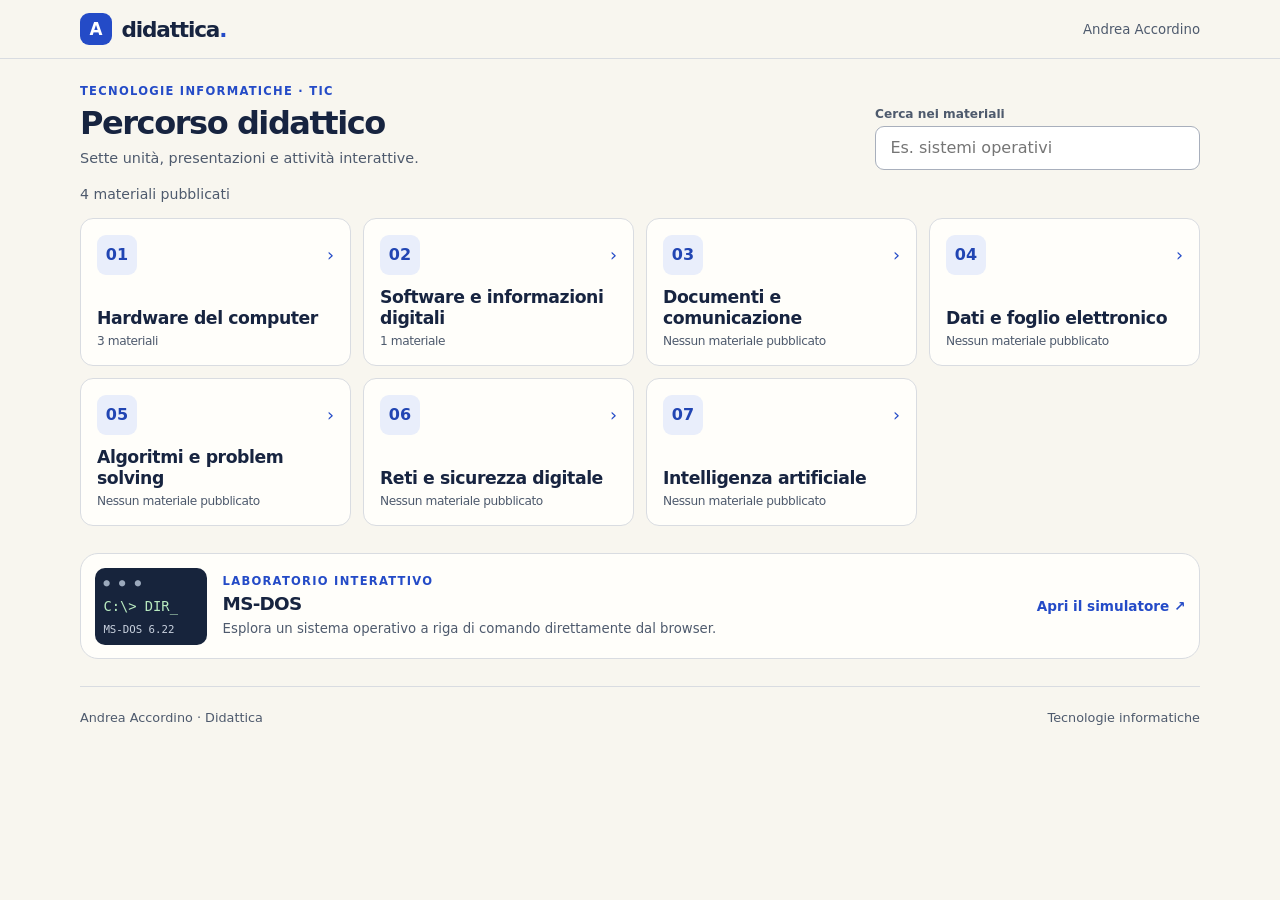
<file: index.html>
<!doctype html>
<html lang="it">
<head>
  <meta charset="utf-8">
  <meta name="viewport" content="width=device-width, initial-scale=1">
  <meta name="description" content="Materiali didattici di Andrea Accordino: presentazioni e attività interattive per il percorso TIC.">
  <meta name="referrer" content="no-referrer">
  <meta http-equiv="Content-Security-Policy" content="default-src 'none'; script-src 'self'; style-src 'self'; connect-src 'self'; img-src 'self'; base-uri 'none'; object-src 'none'; form-action 'none'">
  <meta name="theme-color" content="#f8f6ef">
  <title>Didattica · Andrea Accordino</title>
  <link rel="stylesheet" href="/home.css?v=2">
  <script src="/home.js?v=2" defer></script>
</head>
<body>
  <a class="skip" href="#percorso">Vai al percorso</a>
  <header class="site-header">
    <div class="shell masthead">
      <a class="brand" href="/" aria-label="Didattica, homepage"><span class="brand-mark" aria-hidden="true">A</span><span>didattica<span class="brand-dot">.</span></span></a>
      <span class="author">Andrea Accordino</span>
    </div>
  </header>
  <main class="shell">
    <section id="percorso" class="path" aria-labelledby="path-title">
      <div class="path-heading"><div><p class="eyebrow">Tecnologie informatiche · TIC</p><h1 id="path-title">Percorso didattico</h1><p class="intro">Sette unità, presentazioni e attività interattive.</p></div><div class="search-wrap"><label for="search">Cerca nei materiali</label><input id="search" type="search" placeholder="Es. sistemi operativi" autocomplete="off" disabled></div></div>
      <p class="catalog-status" id="catalog-status" role="status" aria-live="polite">Caricamento dei materiali pubblicati…</p>
      <button type="button" id="retry" hidden>Riprova</button>
      <div id="units" class="units"></div>
      <div id="unit-content" class="unit-content" hidden></div>
      <noscript><p>Attiva JavaScript per consultare il catalogo aggiornato.</p></noscript>
    </section>
    <section class="featured" id="miniapp" aria-label="Laboratorio interattivo">
      <div class="terminal" aria-hidden="true"><span class="terminal-top">● ● ●</span><span>C:\&gt; DIR<span class="cursor">_</span></span><small>MS-DOS 6.22</small></div>
      <div class="feature-copy"><p class="eyebrow">Laboratorio interattivo</p><h2>MS-DOS</h2><p>Esplora un sistema operativo a riga di comando direttamente dal browser.</p></div>
      <a class="feature-link" href="/miniapp/ms-dos/">Apri il simulatore <span aria-hidden="true">↗</span></a>
    </section>
  </main>
  <footer class="shell footer"><span>Andrea Accordino · Didattica</span><span>Tecnologie informatiche</span></footer>
</body>
</html>
</file>
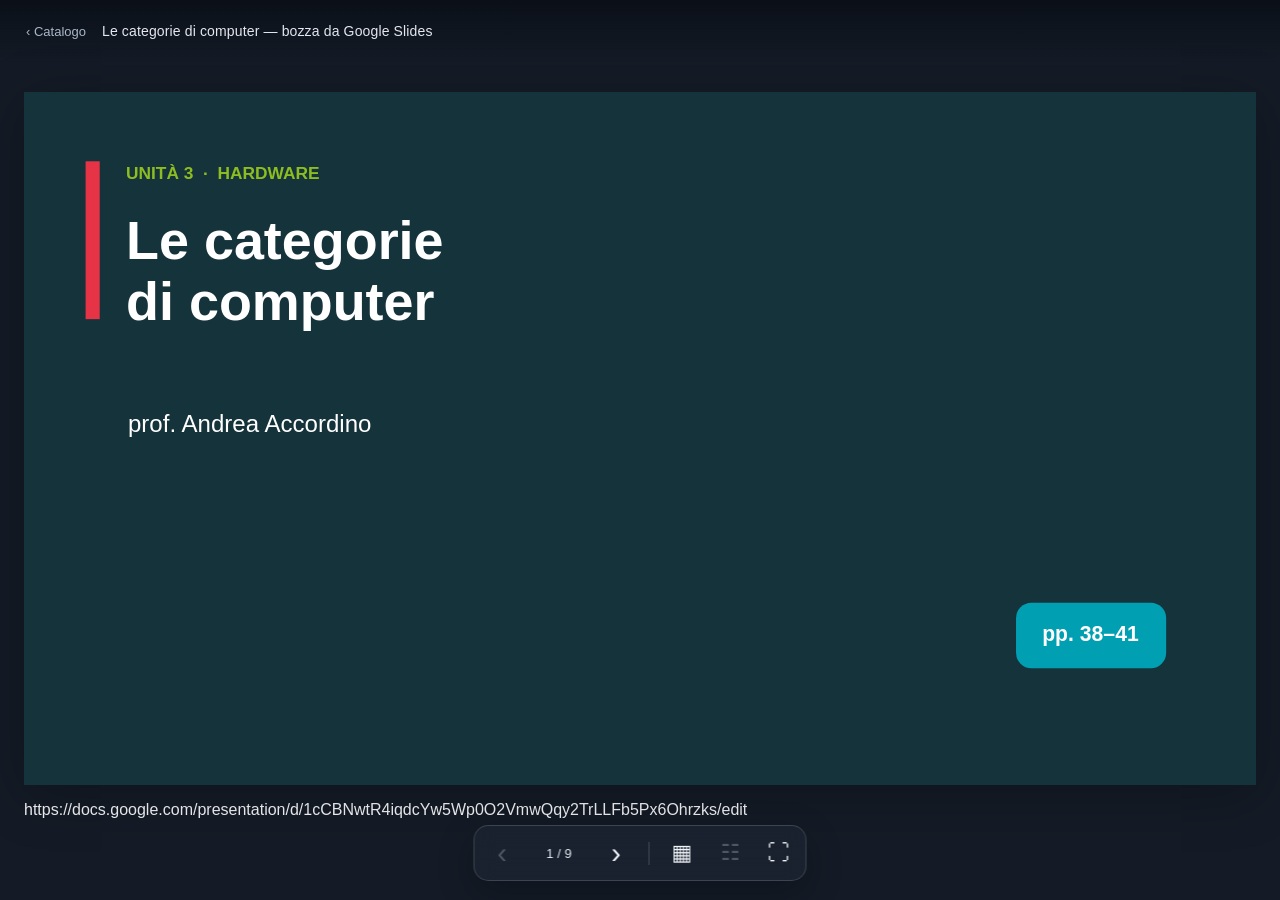
<file: categorie-computer-da-google-slides-20261101/index.html>
<!doctype html><html lang="it"><head><meta charset="utf-8"><meta name="viewport" content="width=device-width,initial-scale=1"><meta http-equiv="Content-Security-Policy" content="default-src 'none'; img-src 'self'; script-src 'self'; style-src 'self' 'unsafe-inline'; connect-src 'none'; object-src 'none'; base-uri 'none'; form-action 'none'"><title>Le categorie di computer — bozza da Google Slides</title><link rel="stylesheet" href="slides.css"></head><body data-slide-width="960" data-slide-height="540"><header><h1>Le categorie di computer — bozza da Google Slides</h1><label>Slide <select id="selection"><option value="">Tutte</option><option value="slide-a06bae4e-2476-4762-a2f5-df29a21e605d">Le categorie di computer</option><option value="google-source-p2">Che cos’è un computer?</option><option value="google-source-p3">General purpose o dedicato?</option><option value="google-source-p4">Tre generazioni, una trasformazione</option><option value="google-source-p5">PC da scrivania</option><option value="google-source-p6">PC portatili</option><option value="google-source-p7">Dispositivi mobili</option><option value="google-source-p8">Supercomputer</option><option value="google-source-p9">Riconosci la categoria</option></select></label><button id="zoom">Ingrandisci</button></header><main><section class="slide" id="slide-a06bae4e-2476-4762-a2f5-df29a21e605d"><style>.canvas{position:relative;width:960px;height:540px;overflow:hidden;background:#f6f5ef;color:#1c333b;font-family:Arial,sans-serif}.element{position:absolute;box-sizing:border-box}.text{white-space:pre-wrap}.picture{object-fit:contain}* { box-sizing: border-box; } body {margin: 0;}#img-missing-1-p1_i9{left:0px;top:0px;width:960px;height:540px;position:absolute;box-sizing:border-box;display:none;align-items:center;justify-content:center;text-align:center;background:#e9eded;color:#516a75;border:1px dashed #aab6bc;font-size:13px;padding:10px;overflow:hidden;}#shape-1-p1_i2{left:0px;top:0px;width:960px;height:540px;position:absolute;box-sizing:border-box;overflow:hidden;margin:0px;padding:0px;background:#15333b;}#shape-1-p1_i3{left:48px;top:54px;width:10.5px;height:123px;position:absolute;box-sizing:border-box;overflow:hidden;margin:0px;padding:0px;background:#e63446;}#shape-1-p1_i4{left:79.5px;top:54px;width:450px;height:22.5px;position:absolute;box-sizing:border-box;overflow:hidden;margin:0px;padding:0px;white-space:pre-wrap;font-family:Arial, sans-serif;line-height:1.16;}#shape-1-p1_i5{left:79.5px;top:91.5px;width:585px;height:142.5px;position:absolute;box-sizing:border-box;overflow:hidden;margin:0px;padding:0px;white-space:pre-wrap;font-family:Arial, sans-serif;line-height:1.16;}#shape-1-p1_i6{left:81px;top:247.5px;width:465px;height:30px;position:absolute;box-sizing:border-box;overflow:hidden;margin:0px;padding:0px;white-space:pre-wrap;font-family:Arial, sans-serif;line-height:1.16;}#shape-1-p1_i7{left:772.5px;top:397.5px;width:117px;height:51px;position:absolute;box-sizing:border-box;overflow:hidden;margin:0px;padding:0px;background:#009fb2;border-radius:12px;}#shape-1-p1_i8{left:772.5px;top:408.75px;width:117px;height:28.5px;position:absolute;box-sizing:border-box;overflow:hidden;margin:0px;padding:0px;white-space:pre-wrap;font-family:Arial, sans-serif;line-height:1.16;text-align:center;display:flex;align-items:center;flex-direction:column;justify-content:center;}#node-8730b02e-cfd8-4ffc-a9cb-4525c47a295c{background:#15333b;}</style><div class="viewport"><div class="surface"><div id="node-8730b02e-cfd8-4ffc-a9cb-4525c47a295c" class="canvas"><div id="img-missing-1-p1_i9">Immagine della fonte non trasferita</div><div id="shape-1-p1_i2"></div><div id="shape-1-p1_i3"></div><div id="shape-1-p1_i4"><span style="font-size:13.5px;color:#8dbd20;font-weight:700;">UNITÀ 3  ·  HARDWARE</span><span style="font-size:14px;color:#000000;">
</span></div><div id="shape-1-p1_i5"><span style="font-size:42px;color:#ffffff;font-weight:700;">Le categorie</span><span style="font-size:14px;color:#000000;">
</span><span style="font-size:42px;color:#ffffff;font-weight:700;">di computer</span><span style="font-size:14px;color:#000000;">
</span></div><div id="shape-1-p1_i6"><span style="font-size:18.75px;color:#ffffff;">prof. Andrea Accordino</span><span style="font-size:14px;color:#000000;">
</span></div><div id="shape-1-p1_i7"></div><div id="shape-1-p1_i8"><span style="font-size:16.5px;color:#ffffff;font-weight:700;">pp. 38–41</span></div></div></div></div><p>https://docs.google.com/presentation/d/1cCBNwtR4iqdcYw5Wp0O2VmwQqy2TrLLFb5Px6Ohrzks/edit</p></section><section class="slide" id="google-source-p2"><style>.canvas{position:relative;width:960px;height:540px;overflow:hidden;background:#f6f5ef;color:#1c333b;font-family:Arial,sans-serif}.element{position:absolute;box-sizing:border-box}.text{white-space:pre-wrap}.picture{object-fit:contain}* { box-sizing: border-box; } body {margin: 0;}#shape-2-p2_i21{left:48px;top:25.5px;width:375px;height:19.5px;position:absolute;box-sizing:border-box;overflow:hidden;margin:0px;padding:0px;white-space:pre-wrap;font-family:Arial, sans-serif;line-height:1.16;}#shape-2-p2_i2{left:48px;top:49.5px;width:810px;height:48px;position:absolute;box-sizing:border-box;overflow:hidden;margin:0px;padding:0px;white-space:pre-wrap;font-family:Arial, sans-serif;line-height:1.16;}#shape-2-p2_i3{left:888px;top:31.5px;width:33px;height:33px;position:absolute;box-sizing:border-box;overflow:hidden;margin:0px;padding:0px;background:#e63446;border-radius:12px;}#shape-2-p2_i4{left:888px;top:33.75px;width:33px;height:28.5px;position:absolute;box-sizing:border-box;overflow:hidden;margin:0px;padding:0px;white-space:pre-wrap;font-family:Arial, sans-serif;line-height:1.16;text-align:center;display:flex;align-items:center;flex-direction:column;justify-content:center;}#shape-2-p2_i5{left:48px;top:108.75px;width:442.5px;height:39px;position:absolute;box-sizing:border-box;overflow:hidden;margin:0px;padding:0px;white-space:pre-wrap;font-family:Arial, sans-serif;line-height:1.16;}#shape-2-p2_i6{left:48px;top:153px;width:435px;height:55.5px;position:absolute;box-sizing:border-box;overflow:hidden;margin:0px;padding:0px;white-space:pre-wrap;font-family:Arial, sans-serif;line-height:1.16;}#shape-2-p2_i7{left:48px;top:258px;width:178.5px;height:99px;position:absolute;box-sizing:border-box;overflow:hidden;margin:0px;padding:0px;background:#ffffff;border-radius:12px;border:2px solid #ddf2f2;}#shape-2-p2_i8{left:48px;top:285px;width:178.5px;height:33px;position:absolute;box-sizing:border-box;overflow:hidden;margin:0px;padding:0px;white-space:pre-wrap;font-family:Arial, sans-serif;line-height:1.16;text-align:center;display:flex;align-items:center;flex-direction:column;justify-content:center;}#shape-2-p2_i9{left:232.5px;top:302.25px;width:54px;height:4.5px;position:absolute;box-sizing:border-box;overflow:hidden;margin:0px;padding:0px;background:#e63446;border-radius:12px;}#shape-2-p2_i10{left:262.5px;top:258px;width:178.5px;height:99px;position:absolute;box-sizing:border-box;overflow:hidden;margin:0px;padding:0px;background:#009fb2;border-radius:12px;border:2px solid #009fb2;}#shape-2-p2_i11{left:262.5px;top:285px;width:178.5px;height:33px;position:absolute;box-sizing:border-box;overflow:hidden;margin:0px;padding:0px;white-space:pre-wrap;font-family:Arial, sans-serif;line-height:1.16;text-align:center;display:flex;align-items:center;flex-direction:column;justify-content:center;}#shape-2-p2_i12{left:447px;top:302.25px;width:54px;height:4.5px;position:absolute;box-sizing:border-box;overflow:hidden;margin:0px;padding:0px;background:#e63446;border-radius:12px;}#shape-2-p2_i13{left:477px;top:258px;width:178.5px;height:99px;position:absolute;box-sizing:border-box;overflow:hidden;margin:0px;padding:0px;background:#ffffff;border-radius:12px;border:2px solid #ddf2f2;}#shape-2-p2_i14{left:477px;top:285px;width:178.5px;height:33px;position:absolute;box-sizing:border-box;overflow:hidden;margin:0px;padding:0px;white-space:pre-wrap;font-family:Arial, sans-serif;line-height:1.16;text-align:center;display:flex;align-items:center;flex-direction:column;justify-content:center;}#shape-2-p2_i15{left:48px;top:372px;width:178.5px;height:22.5px;position:absolute;box-sizing:border-box;overflow:hidden;margin:0px;padding:0px;white-space:pre-wrap;font-family:Arial, sans-serif;line-height:1.16;text-align:center;display:flex;flex-direction:column;align-items:center;justify-content:center;}#shape-2-p2_i16{left:262.5px;top:372px;width:178.5px;height:22.5px;position:absolute;box-sizing:border-box;overflow:hidden;margin:0px;padding:0px;white-space:pre-wrap;font-family:Arial, sans-serif;line-height:1.16;text-align:center;display:flex;flex-direction:column;align-items:center;justify-content:center;}#shape-2-p2_i17{left:477px;top:372px;width:178.5px;height:22.5px;position:absolute;box-sizing:border-box;overflow:hidden;margin:0px;padding:0px;white-space:pre-wrap;font-family:Arial, sans-serif;line-height:1.16;text-align:center;display:flex;flex-direction:column;align-items:center;justify-content:center;}#node-6a5560bf-deed-4b71-ae99-a9990ccdbdad{width:100%;height:100%;object-fit:contain;display:block;}#img-missing-2-p2_i38{left:705px;top:112.5px;width:208.5px;height:277.5px;position:absolute;box-sizing:border-box;display:block;align-items:center;justify-content:center;text-align:center;background:transparent;color:#516a75;border:none;font-size:13px;padding:0px;overflow:hidden;}#shape-2-p2_i19{left:705px;top:405px;width:208.5px;height:52.5px;position:absolute;box-sizing:border-box;overflow:hidden;margin:0px;padding:0px;background:#15333b;}#shape-2-p2_i20{left:723px;top:420px;width:172.5px;height:22.5px;position:absolute;box-sizing:border-box;overflow:hidden;margin:0px;padding:0px;white-space:pre-wrap;font-family:Arial, sans-serif;line-height:1.16;text-align:center;display:flex;flex-direction:column;align-items:center;justify-content:center;}#canvas-source-2{background:#f6f5ef;}</style><div class="viewport"><div class="surface"><div id="canvas-source-2" class="canvas"><div id="shape-2-p2_i21"><span style="font-size:11.25px;color:#007b8d;font-weight:700;">LE CATEGORIE DI COMPUTER</span><span style="font-size:14px;color:#000000;">
</span></div><div id="shape-2-p2_i2"><span style="font-size:27px;color:#15333b;font-weight:700;">Che cos’è un computer?</span><span style="font-size:14px;color:#000000;">
</span></div><div id="shape-2-p2_i3"></div><div id="shape-2-p2_i4"><span style="font-size:13.5px;color:#ffffff;font-weight:700;">2</span></div><div id="shape-2-p2_i5"><span style="font-size:21.75px;color:#009fb2;font-weight:700;">Una macchina programmabile</span><span style="font-size:14px;color:#000000;">
</span></div><div id="shape-2-p2_i6"><span style="font-size:17.25px;color:#15333b;">Esegue un programma: un insieme di istruzioni in sequenza.</span><span style="font-size:14px;color:#000000;">
</span></div><div id="shape-2-p2_i7"></div><div id="shape-2-p2_i8"><span style="font-size:18.75px;color:#15333b;font-weight:700;">INPUT</span></div><div id="shape-2-p2_i9"></div><div id="shape-2-p2_i10"></div><div id="shape-2-p2_i11"><span style="font-size:18.75px;color:#ffffff;font-weight:700;">ELABORAZIONE</span></div><div id="shape-2-p2_i12"></div><div id="shape-2-p2_i13"></div><div id="shape-2-p2_i14"><span style="font-size:18.75px;color:#15333b;font-weight:700;">OUTPUT</span></div><div id="shape-2-p2_i15"><span style="font-size:13.5px;color:#5c6c71;">dati</span></div><div id="shape-2-p2_i16"><span style="font-size:13.5px;color:#5c6c71;">istruzioni</span></div><div id="shape-2-p2_i17"><span style="font-size:13.5px;color:#5c6c71;">risultati</span></div><div id="img-missing-2-p2_i38"><img src="assets/6ba41041d2947572ff8a.jpg" alt="Illustrazione del computer" id="node-6a5560bf-deed-4b71-ae99-a9990ccdbdad"></div><div id="shape-2-p2_i19"></div><div id="shape-2-p2_i20"><span style="font-size:13.5px;color:#ffffff;font-weight:700;">programma → azione</span></div></div></div></div><p>https://docs.google.com/presentation/d/1cCBNwtR4iqdcYw5Wp0O2VmwQqy2TrLLFb5Px6Ohrzks/edit</p></section><section class="slide" id="google-source-p3"><style>.canvas{position:relative;width:960px;height:540px;overflow:hidden;background:#f6f5ef;color:#1c333b;font-family:Arial,sans-serif}.element{position:absolute;box-sizing:border-box}.text{white-space:pre-wrap}.picture{object-fit:contain}* { box-sizing: border-box; } body {margin: 0;}#shape-3-hf3e2e61d5bc41a4_1_1{left:334.5px;top:112.5px;width:611.48px;height:370.51px;position:absolute;box-sizing:border-box;overflow:hidden;margin:0px;padding:0px;background:#007b8d;border-radius:12px;white-space:pre-wrap;font-family:Arial, sans-serif;line-height:1.16;text-align:left;display:block;align-items:center;flex-direction:column;justify-content:center;}#shape-3-p3_i15{left:48px;top:25.5px;width:375px;height:19.5px;position:absolute;box-sizing:border-box;overflow:hidden;margin:0px;padding:0px;white-space:pre-wrap;font-family:Arial, sans-serif;line-height:1.16;}#shape-3-p3_i2{left:48px;top:49.5px;width:810px;height:48px;position:absolute;box-sizing:border-box;overflow:hidden;margin:0px;padding:0px;white-space:pre-wrap;font-family:Arial, sans-serif;line-height:1.16;}#shape-3-p3_i3{left:888px;top:31.5px;width:33px;height:33px;position:absolute;box-sizing:border-box;overflow:hidden;margin:0px;padding:0px;background:#e63446;border-radius:12px;}#shape-3-p3_i4{left:888px;top:33.75px;width:33px;height:28.5px;position:absolute;box-sizing:border-box;overflow:hidden;margin:0px;padding:0px;white-space:pre-wrap;font-family:Arial, sans-serif;line-height:1.16;text-align:center;display:flex;align-items:center;flex-direction:column;justify-content:center;}#shape-3-p3_i5{left:48px;top:112.5px;width:259.5px;height:370.5px;position:absolute;box-sizing:border-box;overflow:hidden;margin:0px;padding:0px;background:#007b8d;border-radius:12px;}#shape-3-p3_i6{left:72px;top:142.5px;width:211.5px;height:82.5px;position:absolute;box-sizing:border-box;overflow:hidden;margin:0px;padding:0px;white-space:pre-wrap;font-family:Arial, sans-serif;line-height:1.16;text-align:center;display:flex;flex-direction:column;align-items:center;justify-content:center;}#shape-3-p3_i7{left:72px;top:256.5px;width:202.5px;height:63px;position:absolute;box-sizing:border-box;overflow:hidden;margin:0px;padding:0px;white-space:pre-wrap;font-family:Arial, sans-serif;line-height:1.16;text-align:center;display:flex;flex-direction:column;align-items:center;justify-content:center;}#shape-3-p3_i8{left:72px;top:406.5px;width:202.5px;height:39px;position:absolute;box-sizing:border-box;overflow:hidden;margin:0px;padding:0px;white-space:pre-wrap;font-family:Arial, sans-serif;line-height:1.16;text-align:center;display:flex;flex-direction:column;align-items:center;justify-content:center;}#node-99219de1-43a9-48c9-b658-6b8c33afa58c{width:100%;height:100%;object-fit:contain;display:block;}#img-missing-3-p3_i23{left:348.61px;top:174.57px;width:274.51px;height:183px;position:absolute;box-sizing:border-box;display:block;align-items:center;justify-content:center;text-align:center;background:transparent;color:#516a75;border:none;font-size:13px;padding:0px;overflow:hidden;}#node-4bf92d55-fc02-40ae-8ffe-9d1ab708d341{width:100%;height:100%;object-fit:contain;display:block;}#img-missing-3-p3_i24{left:645.61px;top:174.57px;width:280.49px;height:183px;position:absolute;box-sizing:border-box;display:block;align-items:center;justify-content:center;text-align:center;background:transparent;color:#516a75;border:none;font-size:13px;padding:0px;overflow:hidden;}#shape-3-p3_i11{left:348.61px;top:374.07px;width:274.51px;height:25.51px;position:absolute;box-sizing:border-box;overflow:hidden;margin:0px;padding:0px;white-space:pre-wrap;font-family:Arial, sans-serif;line-height:1.16;text-align:center;display:flex;flex-direction:column;align-items:center;justify-content:center;}#shape-3-p3_i12{left:645.61px;top:374.07px;width:280.49px;height:25.51px;position:absolute;box-sizing:border-box;overflow:hidden;margin:0px;padding:0px;white-space:pre-wrap;font-family:Arial, sans-serif;line-height:1.16;text-align:center;display:flex;flex-direction:column;align-items:center;justify-content:center;}#dedicati-titolo{position:absolute;left:357px;top:121px;width:566px;height:45px;box-sizing:border-box;display:flex;align-items:center;justify-content:center;text-align:center;font-family:Arial, sans-serif;font-size:28px;font-weight:700;color:#ffffff;}#dedicati-spiegazione{position:absolute;left:355px;top:419px;width:570px;height:44px;box-sizing:border-box;display:flex;align-items:center;justify-content:center;text-align:center;font-family:Arial, sans-serif;font-size:19px;color:#ffffff;}#canvas-source-3{background:#f6f5ef;}</style><div class="viewport"><div class="surface"><div id="canvas-source-3" class="canvas"><div id="shape-3-hf3e2e61d5bc41a4_1_1"></div><div id="shape-3-p3_i15"><span style="font-size:11.25px;color:#007b8d;font-weight:700;">LE CATEGORIE DI COMPUTER</span><span style="font-size:14px;color:#000000;">
</span></div><div id="shape-3-p3_i2"><span style="font-size:27px;color:#15333b;font-weight:700;">General purpose o dedicato?</span><span style="font-size:14px;color:#000000;">
</span></div><div id="shape-3-p3_i3"></div><div id="shape-3-p3_i4"><span style="font-size:13.5px;color:#ffffff;font-weight:700;">3</span></div><div id="shape-3-p3_i5"></div><div id="shape-3-p3_i6"><span style="font-size:28.5px;color:#ffffff;font-weight:700;">GENERAL
PURPOSE</span></div><div id="shape-3-p3_i7"><span style="font-size:18px;color:#ffffff;">Programmi diversi
per attività diverse</span></div><div id="shape-3-p3_i8"><span style="font-size:13.5px;color:#ddf2f2;font-weight:700;">ufficio  ·  Web  ·  multimedia</span></div><div id="img-missing-3-p3_i23"><img src="assets/ff476b7f853111cad20f.jpg" alt="Console" id="node-99219de1-43a9-48c9-b658-6b8c33afa58c"></div><div id="img-missing-3-p3_i24"><img src="assets/df33be23dad65876c0ae.jpg" alt="Computer industriale" id="node-4bf92d55-fc02-40ae-8ffe-9d1ab708d341"></div><div id="shape-3-p3_i11"><span style="font-size:15px;color:#8dbd20;font-weight:700;">CONSOLE</span></div><div id="shape-3-p3_i12"><span style="font-size:15px;color:#8dbd20;font-weight:700;">COMPUTER INDUSTRIALE</span></div><div id="dedicati-titolo">DEDICATI</div><div id="dedicati-spiegazione">Progettati per applicazioni specifiche</div></div></div></div><p>https://docs.google.com/presentation/d/1cCBNwtR4iqdcYw5Wp0O2VmwQqy2TrLLFb5Px6Ohrzks/edit</p></section><section class="slide" id="google-source-p4"><style>.canvas{position:relative;width:960px;height:540px;overflow:hidden;background:#f6f5ef;color:#1c333b;font-family:Arial,sans-serif}.element{position:absolute;box-sizing:border-box}.text{white-space:pre-wrap}.picture{object-fit:contain}* { box-sizing: border-box; } body {margin: 0;}#shape-4-p4_i18{left:48px;top:25.5px;width:375px;height:19.5px;position:absolute;box-sizing:border-box;overflow:hidden;margin:0px;padding:0px;white-space:pre-wrap;font-family:Arial, sans-serif;line-height:1.16;}#shape-4-p4_i2{left:48px;top:49.5px;width:810px;height:48px;position:absolute;box-sizing:border-box;overflow:hidden;margin:0px;padding:0px;white-space:pre-wrap;font-family:Arial, sans-serif;line-height:1.16;}#shape-4-p4_i3{left:888px;top:31.5px;width:33px;height:33px;position:absolute;box-sizing:border-box;overflow:hidden;margin:0px;padding:0px;background:#e63446;border-radius:12px;}#shape-4-p4_i4{left:888px;top:33.75px;width:33px;height:28.5px;position:absolute;box-sizing:border-box;overflow:hidden;margin:0px;padding:0px;white-space:pre-wrap;font-family:Arial, sans-serif;line-height:1.16;text-align:center;display:flex;align-items:center;flex-direction:column;justify-content:center;}#shape-4-p4_i6{left:500.28px;top:171.04px;width:49.51px;height:49.51px;position:absolute;box-sizing:border-box;overflow:hidden;margin:0px;padding:0px;background:#009fb2;border-radius:12px;}#shape-4-p4_i7{left:500.28px;top:178.54px;width:49.51px;height:31.51px;position:absolute;box-sizing:border-box;overflow:hidden;margin:0px;padding:0px;white-space:pre-wrap;font-family:Arial, sans-serif;line-height:1.16;text-align:center;display:flex;align-items:center;flex-direction:column;justify-content:center;}#shape-4-p4_i8{left:572.28px;top:171.04px;width:300px;height:25.51px;position:absolute;box-sizing:border-box;overflow:hidden;margin:0px;padding:0px;white-space:pre-wrap;font-family:Arial, sans-serif;line-height:1.16;}#shape-4-p4_i9{left:572.28px;top:202.54px;width:300px;height:28.51px;position:absolute;box-sizing:border-box;overflow:hidden;margin:0px;padding:0px;white-space:pre-wrap;font-family:Arial, sans-serif;line-height:1.16;}#shape-4-p4_i10{left:500.28px;top:294.4px;width:49.51px;height:49.51px;position:absolute;box-sizing:border-box;overflow:hidden;margin:0px;padding:0px;background:#009fb2;border-radius:12px;}#shape-4-p4_i11{left:500.28px;top:301.9px;width:49.51px;height:31.51px;position:absolute;box-sizing:border-box;overflow:hidden;margin:0px;padding:0px;white-space:pre-wrap;font-family:Arial, sans-serif;line-height:1.16;text-align:center;display:flex;align-items:center;flex-direction:column;justify-content:center;}#shape-4-p4_i12{left:572.28px;top:294.4px;width:300px;height:25.51px;position:absolute;box-sizing:border-box;overflow:hidden;margin:0px;padding:0px;white-space:pre-wrap;font-family:Arial, sans-serif;line-height:1.16;}#shape-4-p4_i13{left:572.28px;top:325.9px;width:300px;height:49px;position:absolute;box-sizing:border-box;overflow:hidden;margin:0px;padding:0px;white-space:pre-wrap;font-family:Arial, sans-serif;line-height:1.16;}#shape-4-p4_i14{left:500.28px;top:423.61px;width:49.51px;height:49.51px;position:absolute;box-sizing:border-box;overflow:hidden;margin:0px;padding:0px;background:#e63446;border-radius:12px;}#shape-4-p4_i15{left:500.28px;top:431.11px;width:49.51px;height:31.51px;position:absolute;box-sizing:border-box;overflow:hidden;margin:0px;padding:0px;white-space:pre-wrap;font-family:Arial, sans-serif;line-height:1.16;text-align:center;display:flex;align-items:center;flex-direction:column;justify-content:center;}#shape-4-p4_i16{left:572.28px;top:423.61px;width:300px;height:25.51px;position:absolute;box-sizing:border-box;overflow:hidden;margin:0px;padding:0px;white-space:pre-wrap;font-family:Arial, sans-serif;line-height:1.16;}#shape-4-p4_i17{left:572.28px;top:455.11px;width:300px;height:48px;position:absolute;box-sizing:border-box;overflow:hidden;margin:0px;padding:0px;white-space:pre-wrap;font-family:Arial, sans-serif;line-height:1.16;}#node-77000cee-5374-4b41-a7fc-4e938076cc7b{width:100%;height:100%;object-fit:contain;display:block;}#img-missing-4-h6d5b7e43c94e1265_0_5{left:114.79px;top:92.99px;width:312.48px;height:418.5px;position:absolute;box-sizing:border-box;display:block;align-items:center;justify-content:center;text-align:center;background:transparent;color:#516a75;border:none;font-size:13px;padding:0px;overflow:hidden;}#canvas-source-4{background:#ffffff;}</style><div class="viewport"><div class="surface"><div id="canvas-source-4" class="canvas"><div id="shape-4-p4_i18"><span style="font-size:11.25px;color:#007b8d;font-weight:700;">LE CATEGORIE DI COMPUTER</span><span style="font-size:14px;color:#000000;">
</span></div><div id="shape-4-p4_i2"><span style="font-size:27px;color:#15333b;font-weight:700;">Tre generazioni, una trasformazione</span><span style="font-size:14px;color:#000000;">
</span></div><div id="shape-4-p4_i3"></div><div id="shape-4-p4_i4"><span style="font-size:13.5px;color:#ffffff;font-weight:700;">4</span></div><div id="shape-4-p4_i6"></div><div id="shape-4-p4_i7"><span style="font-size:18px;color:#ffffff;font-weight:700;">1</span></div><div id="shape-4-p4_i8"><span style="font-size:16.5px;color:#15333b;font-weight:700;">MAINFRAME</span><span style="font-size:14px;color:#000000;">
</span></div><div id="shape-4-p4_i9"><span style="font-size:15px;color:#5c6c71;">dimensioni e consumi gigantesch</span><span style="font-size:15px;color:#5c6c71;">i</span><span style="font-size:14px;color:#000000;">
</span></div><div id="shape-4-p4_i10"></div><div id="shape-4-p4_i11"><span style="font-size:18px;color:#ffffff;font-weight:700;">2</span></div><div id="shape-4-p4_i12"><span style="font-size:16.5px;color:#15333b;font-weight:700;">PERSONAL COMPUTER</span><span style="font-size:14px;color:#000000;">
</span></div><div id="shape-4-p4_i13"><span style="font-size:15px;color:#5c6c71;">Più compatti ed economici </span><span style="font-size:15px;color:#5c6c71;">ma ancora </span><span style="font-size:15px;color:#5c6c71;">necessaria la presa elettrica</span><span style="font-size:14px;color:#000000;">
</span></div><div id="shape-4-p4_i14"></div><div id="shape-4-p4_i15"><span style="font-size:18px;color:#ffffff;font-weight:700;">3</span></div><div id="shape-4-p4_i16"><span style="font-size:16.5px;color:#15333b;font-weight:700;">DISPOSITIVI MOBILI</span><span style="font-size:14px;color:#000000;">
</span></div><div id="shape-4-p4_i17"><span style="font-size:15px;color:#5c6c71;">Ancora più compatti, e utilizzabili in movimento</span><span style="font-size:14px;color:#000000;">
</span></div><div id="img-missing-4-h6d5b7e43c94e1265_0_5"><img src="assets/1dfe9f9466c85c4828e2.png" alt="Evoluzione dei computer" id="node-77000cee-5374-4b41-a7fc-4e938076cc7b"></div></div></div></div><p>https://docs.google.com/presentation/d/1cCBNwtR4iqdcYw5Wp0O2VmwQqy2TrLLFb5Px6Ohrzks/edit</p></section><section class="slide" id="google-source-p5"><style>.canvas{position:relative;width:960px;height:540px;overflow:hidden;background:#f6f5ef;color:#1c333b;font-family:Arial,sans-serif}.element{position:absolute;box-sizing:border-box}.text{white-space:pre-wrap}.picture{object-fit:contain}* { box-sizing: border-box; } body {margin: 0;}#shape-5-p5_i11{left:48px;top:25.5px;width:375px;height:19.5px;position:absolute;box-sizing:border-box;overflow:hidden;margin:0px;padding:0px;white-space:pre-wrap;font-family:Arial, sans-serif;line-height:1.16;}#shape-5-p5_i2{left:48px;top:49.5px;width:810px;height:48px;position:absolute;box-sizing:border-box;overflow:hidden;margin:0px;padding:0px;white-space:pre-wrap;font-family:Arial, sans-serif;line-height:1.16;}#shape-5-p5_i3{left:888px;top:31.5px;width:33px;height:33px;position:absolute;box-sizing:border-box;overflow:hidden;margin:0px;padding:0px;background:#e63446;border-radius:12px;}#shape-5-p5_i4{left:888px;top:33.75px;width:33px;height:28.5px;position:absolute;box-sizing:border-box;overflow:hidden;margin:0px;padding:0px;white-space:pre-wrap;font-family:Arial, sans-serif;line-height:1.16;text-align:center;display:flex;align-items:center;flex-direction:column;justify-content:center;}#node-3cd074db-a2e0-4f64-8843-413594535533{width:100%;height:100%;object-fit:contain;display:block;}#img-missing-5-p5_i15{left:52.71px;top:112.5px;width:406.08px;height:282px;position:absolute;box-sizing:border-box;display:block;align-items:center;justify-content:center;text-align:center;background:transparent;color:#516a75;border:none;font-size:13px;padding:0px;overflow:hidden;}#node-dd74cdb0-7460-4608-acf4-54450df9bd34{width:100%;height:100%;object-fit:contain;display:block;}#img-missing-5-p5_i16{left:496.5px;top:112.5px;width:415.5px;height:282px;position:absolute;box-sizing:border-box;display:block;align-items:center;justify-content:center;text-align:center;background:transparent;color:#516a75;border:none;font-size:13px;padding:0px;overflow:hidden;}#shape-5-p5_i7{left:48px;top:412.5px;width:415.5px;height:30px;position:absolute;box-sizing:border-box;overflow:hidden;margin:0px;padding:0px;white-space:pre-wrap;font-family:Arial, sans-serif;line-height:1.16;text-align:center;display:flex;flex-direction:column;align-items:center;justify-content:center;}#shape-5-p5_i8{left:48px;top:448.5px;width:415.5px;height:25.5px;position:absolute;box-sizing:border-box;overflow:hidden;margin:0px;padding:0px;white-space:pre-wrap;font-family:Arial, sans-serif;line-height:1.16;text-align:center;display:flex;flex-direction:column;align-items:center;justify-content:center;}#shape-5-p5_i9{left:496.5px;top:412.5px;width:415.5px;height:30px;position:absolute;box-sizing:border-box;overflow:hidden;margin:0px;padding:0px;white-space:pre-wrap;font-family:Arial, sans-serif;line-height:1.16;text-align:center;display:flex;flex-direction:column;align-items:center;justify-content:center;}#shape-5-p5_i10{left:496.5px;top:448.5px;width:415.5px;height:25.5px;position:absolute;box-sizing:border-box;overflow:hidden;margin:0px;padding:0px;white-space:pre-wrap;font-family:Arial, sans-serif;line-height:1.16;text-align:center;display:flex;flex-direction:column;align-items:center;justify-content:center;}#canvas-source-5{background:#f6f5ef;}</style><div class="viewport"><div class="surface"><div id="canvas-source-5" class="canvas"><div id="shape-5-p5_i11"><span style="font-size:11.25px;color:#007b8d;font-weight:700;">LE CATEGORIE DI COMPUTER</span><span style="font-size:14px;color:#000000;">
</span></div><div id="shape-5-p5_i2"><span style="font-size:27px;color:#15333b;font-weight:700;">PC da scrivania</span><span style="font-size:14px;color:#000000;">
</span></div><div id="shape-5-p5_i3"></div><div id="shape-5-p5_i4"><span style="font-size:13.5px;color:#ffffff;font-weight:700;">5</span></div><div id="img-missing-5-p5_i15"><img src="assets/6dbd054b086d79d986c4.jpg" alt="Computer desktop" id="node-3cd074db-a2e0-4f64-8843-413594535533"></div><div id="img-missing-5-p5_i16"><img src="assets/c05562098678b9470ec6.jpg" alt="Computer all-in-one" id="node-dd74cdb0-7460-4608-acf4-54450df9bd34"></div><div id="shape-5-p5_i7"><span style="font-size:21px;color:#8dbd20;font-weight:700;">DESKTOP</span></div><div id="shape-5-p5_i8"><span style="font-size:15px;color:#15333b;">case e periferiche separate</span></div><div id="shape-5-p5_i9"><span style="font-size:21px;color:#8dbd20;font-weight:700;">ALL-IN-ONE</span></div><div id="shape-5-p5_i10"><span style="font-size:15px;color:#15333b;">case integrato nel monitor</span></div></div></div></div><p>https://docs.google.com/presentation/d/1cCBNwtR4iqdcYw5Wp0O2VmwQqy2TrLLFb5Px6Ohrzks/edit</p></section><section class="slide" id="google-source-p6"><style>.canvas{position:relative;width:960px;height:540px;overflow:hidden;background:#f6f5ef;color:#1c333b;font-family:Arial,sans-serif}.element{position:absolute;box-sizing:border-box}.text{white-space:pre-wrap}.picture{object-fit:contain}* { box-sizing: border-box; } body {margin: 0;}#shape-6-p6_i11{left:48px;top:25.5px;width:375px;height:19.5px;position:absolute;box-sizing:border-box;overflow:hidden;margin:0px;padding:0px;white-space:pre-wrap;font-family:Arial, sans-serif;line-height:1.16;}#shape-6-p6_i2{left:48px;top:49.5px;width:810px;height:48px;position:absolute;box-sizing:border-box;overflow:hidden;margin:0px;padding:0px;white-space:pre-wrap;font-family:Arial, sans-serif;line-height:1.16;}#shape-6-p6_i3{left:888px;top:31.5px;width:33px;height:33px;position:absolute;box-sizing:border-box;overflow:hidden;margin:0px;padding:0px;background:#e63446;border-radius:12px;}#shape-6-p6_i4{left:888px;top:33.75px;width:33px;height:28.5px;position:absolute;box-sizing:border-box;overflow:hidden;margin:0px;padding:0px;white-space:pre-wrap;font-family:Arial, sans-serif;line-height:1.16;text-align:center;display:flex;align-items:center;flex-direction:column;justify-content:center;}#node-19e79bea-a2d5-4aff-a638-b89a404b4d44{width:100%;height:100%;object-fit:contain;display:block;}#img-missing-6-p6_i15{left:91.2px;top:120px;width:453.6px;height:278px;position:absolute;box-sizing:border-box;display:block;align-items:center;justify-content:center;text-align:center;background:transparent;color:#516a75;border:none;font-size:13px;padding:0px;overflow:hidden;}#node-f3adaca0-7d5f-49a0-a8fe-899b8c681889{width:100%;height:100%;object-fit:contain;display:block;}#img-missing-6-p6_i16{left:624px;top:149.82px;width:258px;height:192.37px;position:absolute;box-sizing:border-box;display:block;align-items:center;justify-content:center;text-align:center;background:transparent;color:#516a75;border:none;font-size:13px;padding:0px;overflow:hidden;}#shape-6-p6_i7{left:48px;top:415.5px;width:540px;height:57px;position:absolute;box-sizing:border-box;overflow:hidden;margin:0px;padding:0px;background:#009fb2;border-radius:12px;}#shape-6-p6_i8{left:66px;top:428.25px;width:504px;height:31.5px;position:absolute;box-sizing:border-box;overflow:hidden;margin:0px;padding:0px;white-space:pre-wrap;font-family:Arial, sans-serif;line-height:1.16;text-align:center;display:flex;align-items:center;flex-direction:column;justify-content:center;}#shape-6-p6_i9{left:624px;top:375px;width:258px;height:28.5px;position:absolute;box-sizing:border-box;overflow:hidden;margin:0px;padding:0px;white-space:pre-wrap;font-family:Arial, sans-serif;line-height:1.16;text-align:center;display:flex;flex-direction:column;align-items:center;justify-content:center;}#shape-6-p6_i10{left:616.5px;top:411px;width:273px;height:45px;position:absolute;box-sizing:border-box;overflow:hidden;margin:0px;padding:0px;white-space:pre-wrap;font-family:Arial, sans-serif;line-height:1.16;text-align:center;display:flex;flex-direction:column;align-items:center;justify-content:center;}#canvas-source-6{background:#ffffff;}</style><div class="viewport"><div class="surface"><div id="canvas-source-6" class="canvas"><div id="shape-6-p6_i11"><span style="font-size:11.25px;color:#007b8d;font-weight:700;">LE CATEGORIE DI COMPUTER</span><span style="font-size:14px;color:#000000;">
</span></div><div id="shape-6-p6_i2"><span style="font-size:27px;color:#15333b;font-weight:700;">PC portatili</span><span style="font-size:14px;color:#000000;">
</span></div><div id="shape-6-p6_i3"></div><div id="shape-6-p6_i4"><span style="font-size:13.5px;color:#ffffff;font-weight:700;">6</span></div><div id="img-missing-6-p6_i15"><img src="assets/32e94d1c994da4bf61f7.jpg" alt="Computer portatile" id="node-19e79bea-a2d5-4aff-a638-b89a404b4d44"></div><div id="img-missing-6-p6_i16"><img src="assets/8684f5a3becabfe7b8d5.jpg" alt="Netbook" id="node-f3adaca0-7d5f-49a0-a8fe-899b8c681889"></div><div id="shape-6-p6_i7"></div><div id="shape-6-p6_i8"><span style="font-size:18px;color:#ffffff;font-weight:700;">LAPTOP  ·  batteria ricaricabile</span></div><div id="shape-6-p6_i9"><span style="font-size:20.25px;color:#8dbd20;font-weight:700;">NETBOOK</span></div><div id="shape-6-p6_i10"><span style="font-size:15px;color:#15333b;">dimensioni vicine a un foglio A4</span></div></div></div></div><p>https://docs.google.com/presentation/d/1cCBNwtR4iqdcYw5Wp0O2VmwQqy2TrLLFb5Px6Ohrzks/edit</p></section><section class="slide" id="google-source-p7"><style>.canvas{position:relative;width:960px;height:540px;overflow:hidden;background:#f6f5ef;color:#1c333b;font-family:Arial,sans-serif}.element{position:absolute;box-sizing:border-box}.text{white-space:pre-wrap}.picture{object-fit:contain}* { box-sizing: border-box; } body {margin: 0;}#shape-7-p7_i14{left:48px;top:25.5px;width:375px;height:19.5px;position:absolute;box-sizing:border-box;overflow:hidden;margin:0px;padding:0px;white-space:pre-wrap;font-family:Arial, sans-serif;line-height:1.16;}#shape-7-p7_i2{left:48px;top:49.5px;width:810px;height:48px;position:absolute;box-sizing:border-box;overflow:hidden;margin:0px;padding:0px;white-space:pre-wrap;font-family:Arial, sans-serif;line-height:1.16;}#shape-7-p7_i3{left:888px;top:31.5px;width:33px;height:33px;position:absolute;box-sizing:border-box;overflow:hidden;margin:0px;padding:0px;background:#e63446;border-radius:12px;}#shape-7-p7_i4{left:888px;top:33.75px;width:33px;height:28.5px;position:absolute;box-sizing:border-box;overflow:hidden;margin:0px;padding:0px;white-space:pre-wrap;font-family:Arial, sans-serif;line-height:1.16;text-align:center;display:flex;align-items:center;flex-direction:column;justify-content:center;}#node-233fa775-2339-4864-be03-9e1e5da82f30{width:100%;height:100%;object-fit:contain;display:block;}#img-missing-7-p7_i18{left:48px;top:141.34px;width:244.5px;height:207.82px;position:absolute;box-sizing:border-box;display:block;align-items:center;justify-content:center;text-align:center;background:transparent;color:#516a75;border:none;font-size:13px;padding:0px;overflow:hidden;}#shape-7-p7_i6{left:48px;top:394.5px;width:244.5px;height:28.5px;position:absolute;box-sizing:border-box;overflow:hidden;margin:0px;padding:0px;white-space:pre-wrap;font-family:Arial, sans-serif;line-height:1.16;text-align:center;display:flex;flex-direction:column;align-items:center;justify-content:center;}#shape-7-p7_i7{left:54px;top:430.5px;width:232.5px;height:43.5px;position:absolute;box-sizing:border-box;overflow:hidden;margin:0px;padding:0px;white-space:pre-wrap;font-family:Arial, sans-serif;line-height:1.16;text-align:center;display:flex;flex-direction:column;align-items:center;justify-content:center;}#node-76918fa0-f407-4ce7-afd2-f263e9f27d81{width:100%;height:100%;object-fit:contain;display:block;}#img-missing-7-p7_i21{left:325.5px;top:154.21px;width:244.5px;height:182.07px;position:absolute;box-sizing:border-box;display:block;align-items:center;justify-content:center;text-align:center;background:transparent;color:#516a75;border:none;font-size:13px;padding:0px;overflow:hidden;}#shape-7-p7_i9{left:325.5px;top:394.5px;width:244.5px;height:28.5px;position:absolute;box-sizing:border-box;overflow:hidden;margin:0px;padding:0px;white-space:pre-wrap;font-family:Arial, sans-serif;line-height:1.16;text-align:center;display:flex;flex-direction:column;align-items:center;justify-content:center;}#shape-7-p7_i10{left:331.5px;top:430.5px;width:232.5px;height:43.5px;position:absolute;box-sizing:border-box;overflow:hidden;margin:0px;padding:0px;white-space:pre-wrap;font-family:Arial, sans-serif;line-height:1.16;text-align:center;display:flex;flex-direction:column;align-items:center;justify-content:center;}#node-09ae7512-8b3f-4371-93a2-8244947ebf74{width:100%;height:100%;object-fit:contain;display:block;}#img-missing-7-p7_i24{left:606.87px;top:117px;width:236.77px;height:256.5px;position:absolute;box-sizing:border-box;display:block;align-items:center;justify-content:center;text-align:center;background:transparent;color:#516a75;border:none;font-size:13px;padding:0px;overflow:hidden;}#shape-7-p7_i12{left:603px;top:394.5px;width:244.5px;height:28.5px;position:absolute;box-sizing:border-box;overflow:hidden;margin:0px;padding:0px;white-space:pre-wrap;font-family:Arial, sans-serif;line-height:1.16;text-align:center;display:flex;flex-direction:column;align-items:center;justify-content:center;}#shape-7-p7_i13{left:609px;top:430.5px;width:232.5px;height:43.5px;position:absolute;box-sizing:border-box;overflow:hidden;margin:0px;padding:0px;white-space:pre-wrap;font-family:Arial, sans-serif;line-height:1.16;text-align:center;display:flex;flex-direction:column;align-items:center;justify-content:center;}#img-missing-7-hf3e2e61d5bc41a4_0_1{left:681.9px;top:-1.58px;width:107.59px;height:118.58px;position:absolute;box-sizing:border-box;display:none;align-items:center;justify-content:center;text-align:center;background:#e9eded;color:#516a75;border:1px dashed #aab6bc;font-size:13px;padding:10px;overflow:hidden;}#canvas-source-7{background:#f6f5ef;}</style><div class="viewport"><div class="surface"><div id="canvas-source-7" class="canvas"><div id="shape-7-p7_i14"><span style="font-size:11.25px;color:#007b8d;font-weight:700;">LE CATEGORIE DI COMPUTER</span><span style="font-size:14px;color:#000000;">
</span></div><div id="shape-7-p7_i2"><span style="font-size:27px;color:#15333b;font-weight:700;">Dispositivi mobili</span><span style="font-size:14px;color:#000000;">
</span></div><div id="shape-7-p7_i3"></div><div id="shape-7-p7_i4"><span style="font-size:13.5px;color:#ffffff;font-weight:700;">7</span></div><div id="img-missing-7-p7_i18"><img src="assets/dd39b25ce0d953343230.jpg" alt="Smartphone" id="node-233fa775-2339-4864-be03-9e1e5da82f30"></div><div id="shape-7-p7_i6"><span style="font-size:18.75px;color:#8dbd20;font-weight:700;">SMARTPHONE</span></div><div id="shape-7-p7_i7"><span style="font-size:14.25px;color:#15333b;">telefonia, app, rete mobile</span></div><div id="img-missing-7-p7_i21"><img src="assets/b539b4f03f61965e08a5.jpg" alt="Tablet" id="node-76918fa0-f407-4ce7-afd2-f263e9f27d81"></div><div id="shape-7-p7_i9"><span style="font-size:18.75px;color:#8dbd20;font-weight:700;">TABLET</span></div><div id="shape-7-p7_i10"><span style="font-size:14.25px;color:#15333b;">schermo touchscreen</span></div><div id="img-missing-7-p7_i24"><img src="assets/0b35c15e11d66d86be47.jpg" alt="Lettore e-book" id="node-09ae7512-8b3f-4371-93a2-8244947ebf74"></div><div id="shape-7-p7_i12"><span style="font-size:18.75px;color:#8dbd20;font-weight:700;">eREADER</span></div><div id="shape-7-p7_i13"><span style="font-size:14.25px;color:#15333b;">e-book con tecnologia e-ink</span></div><div id="img-missing-7-hf3e2e61d5bc41a4_0_1">Immagine della fonte non trasferita</div></div></div></div><p>https://docs.google.com/presentation/d/1cCBNwtR4iqdcYw5Wp0O2VmwQqy2TrLLFb5Px6Ohrzks/edit</p></section><section class="slide" id="google-source-p8"><style>.canvas{position:relative;width:960px;height:540px;overflow:hidden;background:#f6f5ef;color:#1c333b;font-family:Arial,sans-serif}.element{position:absolute;box-sizing:border-box}.text{white-space:pre-wrap}.picture{object-fit:contain}* { box-sizing: border-box; } body {margin: 0;}#node-e7d9bbbb-433a-4c63-bf9d-6226a66ac450{width:100%;height:100%;object-fit:contain;display:block;}#img-missing-8-p8_i8{left:570px;top:0px;width:390px;height:540px;position:absolute;box-sizing:border-box;display:block;align-items:center;justify-content:center;text-align:center;background:transparent;color:#516a75;border:none;font-size:13px;padding:0px;overflow:hidden;}#shape-8-p8_i2{left:0px;top:0px;width:570px;height:540px;position:absolute;box-sizing:border-box;overflow:hidden;margin:0px;padding:0px;background:#15333b;}#shape-8-p8_i3{left:48px;top:54px;width:420px;height:36px;position:absolute;box-sizing:border-box;overflow:hidden;margin:0px;padding:0px;white-space:pre-wrap;font-family:Arial, sans-serif;line-height:1.16;}#shape-8-p8_i4{left:48px;top:105px;width:442.51px;height:127.68px;position:absolute;box-sizing:border-box;overflow:hidden;margin:0px;padding:0px;white-space:pre-wrap;font-family:Arial, sans-serif;line-height:1.16;}#shape-8-p8_i5{left:48px;top:246px;width:375px;height:30px;position:absolute;box-sizing:border-box;overflow:hidden;margin:0px;padding:0px;white-space:pre-wrap;font-family:Arial, sans-serif;line-height:1.16;}#shape-8-p8_i6{left:48px;top:303.75px;width:390px;height:108.75px;position:absolute;box-sizing:border-box;overflow:hidden;margin:0px;padding:0px;white-space:pre-wrap;font-family:Arial, sans-serif;line-height:1.16;}#shape-8-p8_i7{left:48px;top:468px;width:75px;height:18px;position:absolute;box-sizing:border-box;overflow:hidden;margin:0px;padding:0px;white-space:pre-wrap;font-family:Arial, sans-serif;line-height:1.16;}#canvas-source-8{background:#15333b;}</style><div class="viewport"><div class="surface"><div id="canvas-source-8" class="canvas"><div id="img-missing-8-p8_i8"><img src="assets/9390b554bcfadadcaa00.jpg" alt="Supercomputer" id="node-e7d9bbbb-433a-4c63-bf9d-6226a66ac450"></div><div id="shape-8-p8_i2"></div><div id="shape-8-p8_i3"><span style="font-size:13.5px;color:#8dbd20;font-weight:700;">SUPERCOMPUTER</span><span style="font-size:14px;color:#000000;">
</span></div><div id="shape-8-p8_i4"><span style="font-size:36px;color:#ffffff;font-weight:700;">Molti calcoli.</span><span style="font-size:14px;color:#000000;">
</span><span style="font-size:36px;color:#ffffff;font-weight:700;">Nello stesso tempo.
Per un singolo problema.</span><span style="font-size:14px;color:#000000;">
</span></div><div id="shape-8-p8_i5"><span style="font-size:20.25px;color:#009fb2;font-weight:700;">Architettura parallela</span><span style="font-size:14px;color:#000000;">
</span></div><div id="shape-8-p8_i6"><span style="font-size:18px;color:#ffffff;">Intelligenza artificiale e Deep Learning
</span><span style="font-size:18px;color:#ffffff;">Previsioni meteo e modelli climatici
</span><span style="font-size:18px;color:#ffffff;">Sintesi farmaceutica e biomolecolare
</span><span style="font-size:18px;color:#ffffff;">Simulazioni aerodinamiche e fisiche
</span><span style="font-size:18px;color:#ffffff;">Astrofisica e calcolo quantistico
</span></div><div id="shape-8-p8_i7"><span style="font-size:11.25px;color:#ddf2f2;font-weight:700;">p. 41</span><span style="font-size:14px;color:#000000;">
</span></div></div></div></div><p>https://docs.google.com/presentation/d/1cCBNwtR4iqdcYw5Wp0O2VmwQqy2TrLLFb5Px6Ohrzks/edit</p></section><section class="slide" id="google-source-p9"><style>.canvas{position:relative;width:960px;height:540px;overflow:hidden;background:#f6f5ef;color:#1c333b;font-family:Arial,sans-serif}.element{position:absolute;box-sizing:border-box}.text{white-space:pre-wrap}.picture{object-fit:contain}* { box-sizing: border-box; } body {margin: 0;}#shape-9-p9_i9{left:48px;top:54px;width:420px;height:25.5px;position:absolute;box-sizing:border-box;overflow:hidden;margin:0px;padding:0px;white-space:pre-wrap;font-family:Arial, sans-serif;line-height:1.16;}#shape-9-p9_i2{left:48px;top:94.5px;width:637.5px;height:51px;position:absolute;box-sizing:border-box;overflow:hidden;margin:0px;padding:0px;white-space:pre-wrap;font-family:Arial, sans-serif;line-height:1.16;}#shape-9-p9_i3{left:48px;top:177px;width:397.5px;height:142.5px;position:absolute;box-sizing:border-box;overflow:hidden;margin:0px;padding:0px;white-space:pre-wrap;font-family:Arial, sans-serif;line-height:1.16;}#shape-9-p9_i4{left:48px;top:379.5px;width:327px;height:61.5px;position:absolute;box-sizing:border-box;overflow:hidden;margin:0px;padding:0px;background:#009fb2;border-radius:12px;}#shape-9-p9_i5{left:48px;top:394.5px;width:327px;height:31.5px;position:absolute;box-sizing:border-box;overflow:hidden;margin:0px;padding:0px;white-space:pre-wrap;font-family:Arial, sans-serif;line-height:1.16;text-align:center;display:flex;align-items:center;flex-direction:column;justify-content:center;}#node-e1960f40-e2ee-431c-8928-6be189052694{width:100%;height:100%;object-fit:contain;display:block;}#img-missing-9-p9_i14{left:541.5px;top:163px;width:322.5px;height:155px;position:absolute;box-sizing:border-box;display:block;align-items:center;justify-content:center;text-align:center;background:transparent;color:#516a75;border:none;font-size:13px;padding:0px;overflow:hidden;}#node-0c57365d-9a76-448c-abed-e1e7f6234913{width:100%;height:100%;object-fit:contain;display:block;}#img-missing-9-p9_i15{left:631.5px;top:328px;width:232.5px;height:143px;position:absolute;box-sizing:border-box;display:block;align-items:center;justify-content:center;text-align:center;background:transparent;color:#516a75;border:none;font-size:13px;padding:0px;overflow:hidden;}#shape-9-p9_i8{left:431px;top:405px;width:186px;height:80px;position:absolute;box-sizing:border-box;overflow:hidden;margin:0px;padding:0px;white-space:pre-wrap;font-family:Arial, sans-serif;line-height:1.16;text-align:right;}#canvas-source-9{background:#f6f5ef;}</style><div class="viewport"><div class="surface"><div id="canvas-source-9" class="canvas"><div id="shape-9-p9_i9"><span style="font-size:14.25px;color:#e63446;font-weight:700;">ORA TOCCA A VOI</span><span style="font-size:14px;color:#000000;">
</span></div><div id="shape-9-p9_i2"><span style="font-size:31.5px;color:#15333b;font-weight:700;">Riconosci la categoria</span><span style="font-size:14px;color:#000000;">
</span></div><div id="shape-9-p9_i3"><span style="font-size:22.5px;color:#007b8d;font-weight:700;">Osserva le caratteristiche.</span><span style="font-size:14px;color:#000000;">
</span><span style="font-size:22.5px;color:#007b8d;font-weight:700;">Confronta i dispositivi.</span><span style="font-size:14px;color:#000000;">
</span><span style="font-size:22.5px;color:#007b8d;font-weight:700;">Motiva la scelta.</span><span style="font-size:14px;color:#000000;">
</span></div><div id="shape-9-p9_i4"></div><div id="shape-9-p9_i5"><span style="font-size:18.75px;color:#15333b;font-weight:700;text-decoration:underline;">Apri l’attività AccorTIC</span></div><div id="img-missing-9-p9_i14"><img src="assets/ff476b7f853111cad20f.jpg" alt="Dispositivo da riconoscere" id="node-e1960f40-e2ee-431c-8928-6be189052694"></div><div id="img-missing-9-p9_i15"><img src="assets/b539b4f03f61965e08a5.jpg" alt="Secondo dispositivo da riconoscere" id="node-0c57365d-9a76-448c-abed-e1e7f6234913"></div><div id="shape-9-p9_i8"><span style="font-size:13.5px;color:#5c6c71;font-weight:700;">Non cercare la risposta nel nome.</span><span style="font-size:14px;color:#000000;">
</span><span style="font-size:13.5px;color:#5c6c71;font-weight:700;">Cerca gli indizi.</span><span style="font-size:14px;color:#000000;">
</span></div></div></div></div><p>https://docs.google.com/presentation/d/1cCBNwtR4iqdcYw5Wp0O2VmwQqy2TrLLFb5Px6Ohrzks/edit</p></section></main><script src="player.js" defer></script></body></html>
</file>
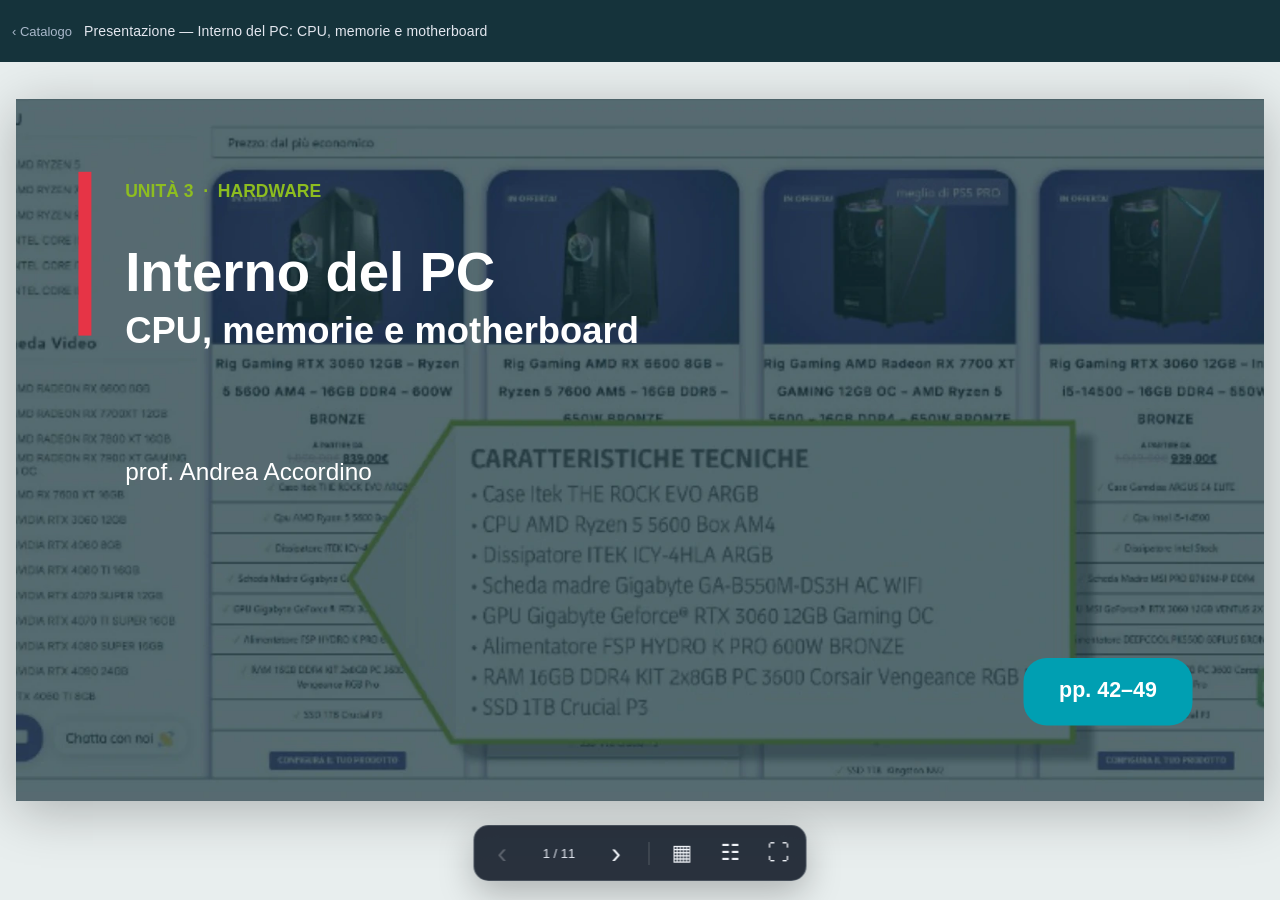
<file: interno-pc/index.html>
<!doctype html><html lang="it"><head><meta charset="utf-8"><meta name="viewport" content="width=device-width,initial-scale=1"><meta http-equiv="Content-Security-Policy" content="default-src 'none'; img-src 'self'; script-src 'self'; style-src 'self' 'unsafe-inline'; connect-src 'none'; object-src 'none'; base-uri 'none'; form-action 'none'"><title>Presentazione — Interno del PC: CPU, memorie e motherboard</title><link rel="stylesheet" href="slides.css"></head><body data-slide-width="960" data-slide-height="540"><header><h1>Presentazione — Interno del PC: CPU, memorie e motherboard</h1><label>Slide <select id="selection"><option value="">Tutte</option><option value="p1">Interno del PC</option><option value="p2">Il modello di von Neumann</option><option value="p3">Dentro la CPU: ALU e CU</option><option value="p4">Come lavora la CPU</option><option value="h7039a49162173076_0_100">Cosa contiene la CPU</option><option value="p5">Cache, RAM e ROM</option><option value="p6">Motherboard: i componenti principali</option><option value="p7">Il case: cosa troviamo sul frontale</option><option value="case_rear_slide">Retro del case, raffreddamento e GPU</option><option value="h265b8a00713bbd1c_3_5">Retro del case, le porte</option><option value="p9">Dentro il PC</option></select></label><button id="zoom">Ingrandisci</button></header><main><section class="slide" id="p1" hidden><style>* { box-sizing: border-box; } body {margin: 0;}*{box-sizing:border-box;}body{margin-top:0px;margin-right:0px;margin-bottom:0px;margin-left:0px;background-image:initial;background-position-x:initial;background-position-y:initial;background-size:initial;background-repeat:initial;background-attachment:initial;background-origin:initial;background-clip:initial;background-color:rgb(232, 238, 238);color:rgb(21, 51, 59);font-family:Arial, Helvetica, sans-serif;}header{display:flex;row-gap:12px;column-gap:12px;align-items:center;flex-wrap:wrap;padding-top:12px;padding-right:12px;padding-bottom:12px;padding-left:12px;background-image:initial;background-position-x:initial;background-position-y:initial;background-size:initial;background-repeat:initial;background-attachment:initial;background-origin:initial;background-clip:initial;background-color:rgb(21, 51, 59);color:white;}h1{font-size:18px;margin-top:0px;margin-right:0px;margin-bottom:0px;margin-left:0px;flex-grow:1;flex-shrink:1;flex-basis:0%;}button, select, summary{font-style:inherit;font-variant-ligatures:inherit;font-variant-caps:inherit;font-variant-numeric:inherit;font-variant-east-asian:inherit;font-variant-alternates:inherit;font-variant-position:inherit;font-variant-emoji:inherit;font-weight:inherit;font-stretch:inherit;font-size:inherit;line-height:inherit;font-family:inherit;font-optical-sizing:inherit;font-size-adjust:inherit;font-kerning:inherit;font-feature-settings:inherit;font-variation-settings:inherit;font-language-override:inherit;cursor:pointer;}button, select{padding-top:8px;padding-right:8px;padding-bottom:8px;padding-left:8px;border-top-left-radius:6px;border-top-right-radius:6px;border-bottom-right-radius:6px;border-bottom-left-radius:6px;border-top-width:1px;border-right-width:1px;border-bottom-width:1px;border-left-width:1px;border-top-style:solid;border-right-style:solid;border-bottom-style:solid;border-left-style:solid;border-top-color:rgb(204, 225, 226);border-right-color:rgb(204, 225, 226);border-bottom-color:rgb(204, 225, 226);border-left-color:rgb(204, 225, 226);border-image-source:none;border-image-slice:100%;border-image-width:1;border-image-outset:0;border-image-repeat:stretch;}main{padding-top:16px;padding-right:16px;padding-bottom:16px;padding-left:16px;}.canvas{position:absolute;left:0px;top:0px;width:960px;height:540px;transform-origin:left top;}.element{position:absolute;}.text{white-space-collapse:preserve;text-wrap-mode:wrap;line-height:1.1;padding-top:3px;padding-right:6px;padding-bottom:3px;padding-left:6px;overflow-x:visible;overflow-y:visible;}.decoration{pointer-events:none;}.picture{object-fit:fill;}table{border-collapse:collapse;table-layout:fixed;}td{padding-top:4px;padding-right:5px;padding-bottom:4px;padding-left:5px;vertical-align:top;border-bottom-width:1px;border-bottom-style:solid;border-bottom-color:rgb(204, 225, 226);white-space-collapse:preserve;text-wrap-mode:wrap;}details{background-image:initial;background-position-x:initial;background-position-y:initial;background-size:initial;background-repeat:initial;background-attachment:initial;background-origin:initial;background-clip:initial;background-color:white;padding-top:12px;padding-right:12px;padding-bottom:12px;padding-left:12px;border-top-width:1px;border-right-width:1px;border-bottom-width:1px;border-left-width:1px;border-top-style:solid;border-right-style:solid;border-bottom-style:solid;border-left-style:solid;border-top-color:rgb(204, 225, 226);border-right-color:rgb(204, 225, 226);border-bottom-color:rgb(204, 225, 226);border-left-color:rgb(204, 225, 226);border-image-source:none;border-image-slice:100%;border-image-width:1;border-image-outset:0;border-image-repeat:stretch;}.reading-body p{white-space-collapse:preserve;text-wrap-mode:wrap;}.reading-body img{max-width:100%;max-height:70vh;object-fit:contain;}.reading-body table{width:100%;font-size:16px;}body.single header{display:none;}body.single main{padding-top:0px;padding-right:0px;padding-bottom:0px;padding-left:0px;}.slide[hidden]{display:none;}button:focus-visible, select:focus-visible, summary:focus-visible{outline-color:rgb(0, 159, 178);outline-style:solid;outline-width:3px;outline-offset:2px;}#iwb5{left:0px;top:0px;width:960.0000000000001px;height:540px;}#i8qd{left:48px;top:56px;width:9.992125984251969px;min-height:126px;background:rgb(230,52,70);border-radius:0px;text-align:left;height:126px;}#i5vkq{font-size:13.5px;color:rgb(141,189,32);font-weight:700;font-style:normal;text-decoration:none;}#i0ov{left:78px;top:58px;width:320.00787401574803px;min-height:24px;background:transparent;border-radius:0px;text-align:left;}#i433v{font-size:42px;color:rgb(255,255,255);font-weight:700;font-style:normal;text-decoration:none;}#i2srv{left:78px;top:108px;width:560.007874015748px;min-height:54px;background:transparent;border-radius:0px;text-align:left;}#ibwck{font-size:28px;color:rgb(255,255,255);font-weight:700;font-style:normal;text-decoration:none;}#iuujk{left:78px;top:161px;width:650.007874015748px;min-height:45.99212598425197px;background:transparent;border-radius:0px;text-align:left;}#i4p8k{font-size:18.75px;color:rgb(255,255,255);font-weight:400;font-style:normal;text-decoration:none;}#i43y7{left:78px;top:274px;width:330px;min-height:30px;background:transparent;border-radius:0px;text-align:left;}#i258s{font-size:16.5px;color:rgb(255,255,255);font-weight:700;font-style:normal;text-decoration:none;text-align:center;padding:0 0px 0px 0px;position:relative;left:0px;top:12px;}#ip7u7{left:775px;top:430px;width:129.99212598425197px;min-height:51.99212598425197px;background:rgb(0,159,178);border-radius:18px;text-align:center;}#i8iz{background:rgb(21,51,59);}.element.shape.text{text-align:center;font-weight:400;border-radius:18em 18px 18px 18px;position:absolute;padding:3px 6px 3px 6px;}@media print{header{display:none;}details{display:none;}}</style><div class="viewport"><div class="surface"><div id="i8iz" class="canvas"><img data-element="s1_bg" src="assets/c2ed0252b22bb5c2b874.webp" alt="Immagine didattica della slide" loading="lazy" id="iwb5" class="element picture"><div data-element="s1_bar" id="i8qd" class="element shape decoration"></div><div data-element="s1_eyebrow" id="i0ov" class="element shape text"><span id="i5vkq">UNITÀ 3  ·  HARDWARE
</span></div><div data-element="s1_title1" id="i2srv" class="element shape text"><span id="i433v">Interno del PC
</span></div><div data-element="s1_title2" id="iuujk" class="element shape text"><span id="ibwck">CPU, memorie e motherboard
</span></div><div data-element="s1_author" id="i43y7" class="element shape text"><span id="i4p8k">prof. Andrea Accordino
</span></div><div data-element="s1_pages" id="ip7u7" class="element shape text"><span id="i258s">pp. 42–49
</span></div></div></div></div><details class="reading"><summary>Testo e fonti &middot; Interno del PC</summary><div class="reading-body"><img src="assets/c2ed0252b22bb5c2b874.webp" alt="Immagine didattica della slide" loading="lazy"><div><span>UNITÀ 3  ·  HARDWARE
</span></div><div><span>Interno del PC
</span></div><div><span>CPU, memorie e motherboard
</span></div><div><span>prof. Andrea Accordino
</span></div><div><span>pp. 42–49
</span></div><p class="source">Barbero, Vaschetto, Rolfo, Dal BIT all’INTELLIGENZA ARTIFICIALE, Unità 3, pp.42–49
pp. 42–49
Fonte: Barbero, Vaschetto, Rolfo, Dal BIT all’INTELLIGENZA ARTIFICIALE, Sanoma/Linx, Unità 3, pp. 42–49. Riferimento iconografico: p. 42, Figura 1, come riferimento per l’illustrazione IA.
 Illustrazioni generate con IA dal docente, prendendo spunto dal manuale; dichiarazione docente del 2026-10-07.</p></div></details></section>
<section class="slide" id="p2" hidden><style>* { box-sizing: border-box; } body {margin: 0;}*{box-sizing:border-box;}body{margin-top:0px;margin-right:0px;margin-bottom:0px;margin-left:0px;background-image:initial;background-position-x:initial;background-position-y:initial;background-size:initial;background-repeat:initial;background-attachment:initial;background-origin:initial;background-clip:initial;background-color:rgb(232, 238, 238);color:rgb(21, 51, 59);font-family:Arial, Helvetica, sans-serif;}header{display:flex;row-gap:12px;column-gap:12px;align-items:center;flex-wrap:wrap;padding-top:12px;padding-right:12px;padding-bottom:12px;padding-left:12px;background-image:initial;background-position-x:initial;background-position-y:initial;background-size:initial;background-repeat:initial;background-attachment:initial;background-origin:initial;background-clip:initial;background-color:rgb(21, 51, 59);color:white;}h1{font-size:18px;margin-top:0px;margin-right:0px;margin-bottom:0px;margin-left:0px;flex-grow:1;flex-shrink:1;flex-basis:0%;}button, select, summary{font-style:inherit;font-variant-ligatures:inherit;font-variant-caps:inherit;font-variant-numeric:inherit;font-variant-east-asian:inherit;font-variant-alternates:inherit;font-variant-position:inherit;font-variant-emoji:inherit;font-weight:inherit;font-stretch:inherit;font-size:inherit;line-height:inherit;font-family:inherit;font-optical-sizing:inherit;font-size-adjust:inherit;font-kerning:inherit;font-feature-settings:inherit;font-variation-settings:inherit;font-language-override:inherit;cursor:pointer;}button, select{padding-top:8px;padding-right:8px;padding-bottom:8px;padding-left:8px;border-top-left-radius:6px;border-top-right-radius:6px;border-bottom-right-radius:6px;border-bottom-left-radius:6px;border-top-width:1px;border-right-width:1px;border-bottom-width:1px;border-left-width:1px;border-top-style:solid;border-right-style:solid;border-bottom-style:solid;border-left-style:solid;border-top-color:rgb(204, 225, 226);border-right-color:rgb(204, 225, 226);border-bottom-color:rgb(204, 225, 226);border-left-color:rgb(204, 225, 226);border-image-source:none;border-image-slice:100%;border-image-width:1;border-image-outset:0;border-image-repeat:stretch;}main{padding-top:16px;padding-right:16px;padding-bottom:16px;padding-left:16px;}.canvas{position:absolute;left:0px;top:0px;width:960px;height:540px;transform-origin:left top;}.element{position:absolute;}.text{white-space-collapse:preserve;text-wrap-mode:wrap;line-height:1.1;padding-top:3px;padding-right:6px;padding-bottom:3px;padding-left:6px;overflow-x:visible;overflow-y:visible;}.decoration{pointer-events:none;}.picture{object-fit:fill;}table{border-collapse:collapse;table-layout:fixed;}td{padding-top:4px;padding-right:5px;padding-bottom:4px;padding-left:5px;vertical-align:top;border-bottom-width:1px;border-bottom-style:solid;border-bottom-color:rgb(204, 225, 226);white-space-collapse:preserve;text-wrap-mode:wrap;}details{background-image:initial;background-position-x:initial;background-position-y:initial;background-size:initial;background-repeat:initial;background-attachment:initial;background-origin:initial;background-clip:initial;background-color:white;padding-top:12px;padding-right:12px;padding-bottom:12px;padding-left:12px;border-top-width:1px;border-right-width:1px;border-bottom-width:1px;border-left-width:1px;border-top-style:solid;border-right-style:solid;border-bottom-style:solid;border-left-style:solid;border-top-color:rgb(204, 225, 226);border-right-color:rgb(204, 225, 226);border-bottom-color:rgb(204, 225, 226);border-left-color:rgb(204, 225, 226);border-image-source:none;border-image-slice:100%;border-image-width:1;border-image-outset:0;border-image-repeat:stretch;}.reading-body p{white-space-collapse:preserve;text-wrap-mode:wrap;}.reading-body img{max-width:100%;max-height:70vh;object-fit:contain;}.reading-body table{width:100%;font-size:16px;}body.single header{display:none;}body.single main{padding-top:0px;padding-right:0px;padding-bottom:0px;padding-left:0px;}.slide[hidden]{display:none;}button:focus-visible, select:focus-visible, summary:focus-visible{outline-color:rgb(0, 159, 178);outline-style:solid;outline-width:3px;outline-offset:2px;}#ihlk3{font-size:11.25px;color:rgb(0,123,141);font-weight:700;font-style:normal;text-decoration:none;}#ios55{left:48px;top:24px;width:249.99212598425197px;min-height:18px;background:transparent;border-radius:0px;text-align:left;}#i1g0q{font-size:27px;color:rgb(21,51,59);font-weight:700;font-style:normal;text-decoration:none;}#ie5k3{left:48px;top:55px;width:780px;min-height:42.00000000000001px;background:transparent;border-radius:0px;text-align:left;}#i9n1t{font-size:14.5px;color:rgb(255,255,255);font-weight:700;font-style:normal;text-decoration:none;}#i2nfk{left:888px;top:29px;width:33.99212598425197px;min-height:33.99212598425197px;background:rgb(230,52,70);border-radius:18px;text-align:center;}#i2o8a{font-size:9.5px;color:rgb(92,108,113);font-weight:700;font-style:normal;text-decoration:none;}#in23w{left:48px;top:506px;width:150px;min-height:14.007874015748031px;background:transparent;border-radius:0px;text-align:left;}#ig7dy{font-size:17px;color:rgb(21,51,59);font-weight:700;font-style:normal;text-decoration:none;}#i8klg{left:48px;top:103.28937007874016px;width:300px;min-height:76.7007874015748px;background:transparent;border-radius:0px;text-align:left;}#i4gdb{left:48px;top:195px;width:300px;min-height:63.99212598425196px;background:rgb(21,51,59);border-radius:18px;text-align:left;height:63.99212598425196px;}#icvke{font-size:14.5px;color:rgb(141,189,32);font-weight:700;font-style:normal;text-decoration:none;}#i1qom{left:66px;top:207px;width:74.00787401574804px;min-height:20.00787401574803px;background:transparent;border-radius:0px;text-align:left;}#inlni{font-size:12.199999809265137px;color:rgb(255,255,255);font-weight:400;font-style:normal;text-decoration:none;}#ie3wc{left:142px;top:205px;width:185.00787401574803px;min-height:33.99212598425197px;background:transparent;border-radius:0px;text-align:left;}#i0w9t{left:48px;top:274px;width:300px;min-height:63.99212598425196px;background:rgb(0,159,178);border-radius:18px;text-align:left;height:63.99212598425196px;}#idgnf{font-size:14.5px;color:rgb(255,255,255);font-weight:700;font-style:normal;text-decoration:none;}#i9g8i{left:66px;top:286px;width:90px;min-height:20.00787401574803px;background:transparent;border-radius:0px;text-align:left;}#ihocj{font-size:12.199999809265137px;color:rgb(255,255,255);font-weight:400;font-style:normal;text-decoration:none;}#i1d2l{left:162px;top:284px;width:165px;min-height:33.99212598425197px;background:transparent;border-radius:0px;text-align:left;}#ipi6h{left:48px;top:353px;width:300px;min-height:63.99212598425196px;background:rgb(255,255,255);border-radius:18px;text-align:left;height:63.99212598425196px;}#i40ae{font-size:13.5px;color:rgb(0,123,141);font-weight:700;font-style:normal;text-decoration:none;}#idl9z{left:66px;top:365px;width:110.00787401574803px;min-height:20.00787401574803px;background:transparent;border-radius:0px;text-align:left;}#ip2qs{font-size:11.800000190734863px;color:rgb(92,108,113);font-weight:400;font-style:normal;text-decoration:none;}#ip8qg{left:180px;top:363px;width:147px;min-height:36px;background:transparent;border-radius:0px;text-align:left;}#i9d4g{font-size:12.600000381469727px;color:rgb(255,255,255);font-weight:700;font-style:normal;text-decoration:none;}#i0m9n{left:48px;top:438px;width:300px;min-height:42.00000000000001px;background:rgb(0,123,141);border-radius:18px;text-align:center;font-size:12.6px;box-sizing:border-box;padding-top:12px;padding-right:16px;padding-bottom:12px;padding-left:16px;display:flex;flex-direction:column;justify-content:center;}#i66pk{left:360px;top:110px;width:462px;height:308px;}#isv5s{left:833.3140848425196px;top:376.9616059055119px;width:126.32650590551181px;height:164.07683070866142px;}#iv82y{font-size:14px;color:rgb(0,0,0);font-weight:400;font-style:normal;text-decoration:none;}#itr1s{left:514.2027559055118px;top:430.2027559055118px;width:281.9763779527559px;min-height:95.07874015748033px;background:transparent;border-radius:0px;text-align:center;}#im5xl{background:rgb(246,245,239);}.element.shape.text{text-align:center;font-weight:400;border-radius:18em 18px 18px 18px;position:absolute;padding:3px 6px 3px 6px;}#il4024{width:100%;min-width:0;flex-shrink:0;}@media print{header{display:none;}details{display:none;}}</style><div class="viewport"><div class="surface"><div id="im5xl" class="canvas"><div data-element="p2_eyebrow2" id="ios55" class="element shape text"><span id="ihlk3">INTERNO DEL PC
</span></div><div data-element="p2_title2" id="ie5k3" class="element shape text"><span id="i1g0q">Il modello di von Neumann
</span></div><div data-element="p2_badge2" id="i2nfk" class="element shape text"><span id="i9n1t">2
</span></div><div data-element="p2_lead2" id="i8klg" class="element shape text"><span id="ig7dy">Un computer può essere descritto con pochi blocchi funzionali collegati tra loro.
</span></div><div data-element="p2_card_cpu" id="i4gdb" class="element shape decoration"></div><div data-element="p2_cpu_t" id="i1qom" class="element shape text"><span id="icvke">CPU
</span></div><div data-element="p2_cpu_b" id="ie3wc" class="element shape text"><span id="inlni">esegue istruzioni, calcoli e coordina
</span></div><div data-element="p2_card_mem" id="i0w9t" class="element shape decoration"></div><div data-element="p2_mem_t" id="i9g8i" class="element shape text"><span id="idgnf">MEMORIA
</span></div><div data-element="p2_mem_b" id="i1d2l" class="element shape text"><span id="ihocj">contiene programma e dati in uso
</span></div><div data-element="p2_card_io" id="ipi6h" class="element shape decoration"></div><div data-element="p2_io_t" id="idl9z" class="element shape text"><span id="i40ae">INPUT / OUTPUT
</span></div><div data-element="p2_io_b" id="ip8qg" class="element shape text"><span id="ip2qs">inserisce dati e restituisce risultati
</span></div><div data-element="p2_bus2" id="i0m9n" class="element shape text"><div data-materials-text-content="true" id="il4024"><span id="i9d4g">BUS  ·  fa comunicare e sincronizzare gli altri blocchi
</span></div></div><img data-element="h7039a49162173076_0_5" src="assets/c553afb0b19eb605888e.webp" alt="Immagine didattica della slide" loading="lazy" id="isv5s" class="element picture"><div data-element="h7039a49162173076_0_6" id="itr1s" class="element shape text"><span id="iv82y">Pensavate che “computer” significasse solo accenderlo?
</span></div><img data-element="h7039a49162173076_0_0" src="assets/74f093655cd7fd11a005.webp" alt="Immagine didattica della slide" loading="lazy" id="i66pk" class="element picture"><div data-element="p2_ref2" id="in23w" class="element shape text"><span id="i2o8a">pp. 42–43
</span></div></div></div></div><details class="reading"><summary>Testo e fonti &middot; Il modello di von Neumann</summary><div class="reading-body"><div><span>INTERNO DEL PC
</span></div><div><span>Il modello di von Neumann
</span></div><div><span>2
</span></div><div><span>Un computer può essere descritto con pochi blocchi funzionali collegati tra loro.
</span></div><div><span>CPU
</span></div><div><span>esegue istruzioni, calcoli e coordina
</span></div><div><span>MEMORIA
</span></div><div><span>contiene programma e dati in uso
</span></div><div><span>INPUT / OUTPUT
</span></div><div><span>inserisce dati e restituisce risultati
</span></div><div><div><span>BUS  ·  fa comunicare e sincronizzare gli altri blocchi
</span></div></div><img src="assets/c553afb0b19eb605888e.webp" alt="Immagine didattica della slide" loading="lazy"><div><span>Pensavate che “computer” significasse solo accenderlo?
</span></div><img src="assets/74f093655cd7fd11a005.webp" alt="Immagine didattica della slide" loading="lazy"><div><span>pp. 42–43
</span></div><p class="source">Barbero, Vaschetto, Rolfo, Dal BIT all’INTELLIGENZA ARTIFICIALE, Unità 3, pp.42–49
pp. 42–43
Fonte: pp. 42–43, modello logico-funzionale di von Neumann e descrizione di CPU, memoria centrale, periferiche di input/output e bus. Riferimento iconografico: p. 42, Figura 2, usata come riferimento concettuale per frecce e relazioni.
 Illustrazioni generate con IA dal docente, prendendo spunto dal manuale; dichiarazione docente del 2026-10-07.</p></div></details></section>
<section class="slide" id="p3" hidden><style>* { box-sizing: border-box; } body {margin: 0;}*{box-sizing:border-box;}body{margin-top:0px;margin-right:0px;margin-bottom:0px;margin-left:0px;background-image:initial;background-position-x:initial;background-position-y:initial;background-size:initial;background-repeat:initial;background-attachment:initial;background-origin:initial;background-clip:initial;background-color:rgb(232, 238, 238);color:rgb(21, 51, 59);font-family:Arial, Helvetica, sans-serif;}header{display:flex;row-gap:12px;column-gap:12px;align-items:center;flex-wrap:wrap;padding-top:12px;padding-right:12px;padding-bottom:12px;padding-left:12px;background-image:initial;background-position-x:initial;background-position-y:initial;background-size:initial;background-repeat:initial;background-attachment:initial;background-origin:initial;background-clip:initial;background-color:rgb(21, 51, 59);color:white;}h1{font-size:18px;margin-top:0px;margin-right:0px;margin-bottom:0px;margin-left:0px;flex-grow:1;flex-shrink:1;flex-basis:0%;}button, select, summary{font-style:inherit;font-variant-ligatures:inherit;font-variant-caps:inherit;font-variant-numeric:inherit;font-variant-east-asian:inherit;font-variant-alternates:inherit;font-variant-position:inherit;font-variant-emoji:inherit;font-weight:inherit;font-stretch:inherit;font-size:inherit;line-height:inherit;font-family:inherit;font-optical-sizing:inherit;font-size-adjust:inherit;font-kerning:inherit;font-feature-settings:inherit;font-variation-settings:inherit;font-language-override:inherit;cursor:pointer;}button, select{padding-top:8px;padding-right:8px;padding-bottom:8px;padding-left:8px;border-top-left-radius:6px;border-top-right-radius:6px;border-bottom-right-radius:6px;border-bottom-left-radius:6px;border-top-width:1px;border-right-width:1px;border-bottom-width:1px;border-left-width:1px;border-top-style:solid;border-right-style:solid;border-bottom-style:solid;border-left-style:solid;border-top-color:rgb(204, 225, 226);border-right-color:rgb(204, 225, 226);border-bottom-color:rgb(204, 225, 226);border-left-color:rgb(204, 225, 226);border-image-source:none;border-image-slice:100%;border-image-width:1;border-image-outset:0;border-image-repeat:stretch;}main{padding-top:16px;padding-right:16px;padding-bottom:16px;padding-left:16px;}.canvas{position:absolute;left:0px;top:0px;width:960px;height:540px;transform-origin:left top;}.element{position:absolute;}.text{white-space-collapse:preserve;text-wrap-mode:wrap;line-height:1.1;padding-top:3px;padding-right:6px;padding-bottom:3px;padding-left:6px;overflow-x:visible;overflow-y:visible;}.decoration{pointer-events:none;}.picture{object-fit:fill;}table{border-collapse:collapse;table-layout:fixed;}td{padding-top:4px;padding-right:5px;padding-bottom:4px;padding-left:5px;vertical-align:top;border-bottom-width:1px;border-bottom-style:solid;border-bottom-color:rgb(204, 225, 226);white-space-collapse:preserve;text-wrap-mode:wrap;}details{background-image:initial;background-position-x:initial;background-position-y:initial;background-size:initial;background-repeat:initial;background-attachment:initial;background-origin:initial;background-clip:initial;background-color:white;padding-top:12px;padding-right:12px;padding-bottom:12px;padding-left:12px;border-top-width:1px;border-right-width:1px;border-bottom-width:1px;border-left-width:1px;border-top-style:solid;border-right-style:solid;border-bottom-style:solid;border-left-style:solid;border-top-color:rgb(204, 225, 226);border-right-color:rgb(204, 225, 226);border-bottom-color:rgb(204, 225, 226);border-left-color:rgb(204, 225, 226);border-image-source:none;border-image-slice:100%;border-image-width:1;border-image-outset:0;border-image-repeat:stretch;}.reading-body p{white-space-collapse:preserve;text-wrap-mode:wrap;}.reading-body img{max-width:100%;max-height:70vh;object-fit:contain;}.reading-body table{width:100%;font-size:16px;}body.single header{display:none;}body.single main{padding-top:0px;padding-right:0px;padding-bottom:0px;padding-left:0px;}.slide[hidden]{display:none;}button:focus-visible, select:focus-visible, summary:focus-visible{outline-color:rgb(0, 159, 178);outline-style:solid;outline-width:3px;outline-offset:2px;}#ij5in{font-size:11.25px;color:rgb(0,123,141);font-weight:700;font-style:normal;text-decoration:none;}#ix96z{left:48px;top:24px;width:249.99212598425197px;min-height:18px;background:transparent;border-radius:0px;text-align:left;}#ijr0s{font-size:27px;color:rgb(21,51,59);font-weight:700;font-style:normal;text-decoration:none;}#isgjv{left:48px;top:55px;width:759.992125984252px;min-height:42.00000000000001px;background:transparent;border-radius:0px;text-align:left;}#ibbui{font-size:14.5px;color:rgb(255,255,255);font-weight:700;font-style:normal;text-decoration:none;}#i7fkj{left:888px;top:29px;width:33.99212598425197px;min-height:33.99212598425197px;background:rgb(230,52,70);border-radius:18px;text-align:center;}#iatdk{font-size:9.5px;color:rgb(92,108,113);font-weight:700;font-style:normal;text-decoration:none;}#iw4hg{left:48px;top:504px;width:150px;min-height:14.007874015748031px;background:transparent;border-radius:0px;text-align:left;}#iv1vx{left:510px;top:126px;width:402px;min-height:124.03937007874016px;background:rgb(21,51,59);border-radius:18px;text-align:left;height:124.03937007874016px;}#ilwew{font-size:18.5px;color:rgb(141,189,32);font-weight:700;font-style:normal;text-decoration:none;}#igteh{left:532px;top:143.02660137795274px;width:72px;min-height:29.19685039370079px;background:transparent;border-radius:0px;text-align:left;}#i6pdv{font-size:14.300000190734863px;color:rgb(255,255,255);font-weight:400;font-style:normal;text-decoration:none;}#irmff{left:532px;top:179.51217578740156px;width:350.00787401574803px;min-height:60.82677165354331px;background:transparent;border-radius:0px;text-align:left;}#ingva{font-size:18px;color:#15333b;font-weight:700;font-style:normal;text-decoration:none;}#ijra5{font-size:13.199999809265137px;color:#15333b;font-weight:400;font-style:normal;text-decoration:none;}#iu6ieg{font-size:13.199999809265137px;color:#15333b;font-weight:400;font-style:normal;text-decoration:none;}#ih1a3f{font-size:18px;color:#15333b;font-weight:700;font-style:normal;text-decoration:none;}#ijzkam{font-size:18px;color:#15333b;font-weight:700;font-style:normal;text-decoration:none;}#iu57c{left:510px;top:276.805119488189px;width:189.99212598425197px;min-height:164.1968503937008px;background:rgb(0,159,178);border-radius:18px;text-align:center;box-sizing:border-box;padding-top:12px;padding-right:16px;padding-bottom:12px;padding-left:16px;display:flex;flex-direction:column;justify-content:center;}#ih982j{font-size:18px;color:#15333b;font-weight:700;font-style:normal;text-decoration:none;}#iblw2x{font-size:18px;color:#15333b;font-weight:700;font-style:normal;text-decoration:none;}#iwg8pe{font-size:13.199999809265137px;color:#15333b;font-weight:400;font-style:normal;text-decoration:none;}#ie607q{font-size:13.199999809265137px;color:#15333b;font-weight:400;font-style:normal;text-decoration:none;}#iwsthk{font-size:13.199999809265137px;color:#15333b;font-weight:400;font-style:normal;text-decoration:none;}#ifzpub{left:720px;top:276.80704094488186px;width:189.99212598425197px;min-height:164.1968503937008px;background:rgb(8,120,169);border-radius:18px;text-align:center;box-sizing:border-box;padding-top:12px;padding-right:16px;padding-bottom:12px;padding-left:16px;display:flex;flex-direction:column;justify-content:center;}#i6lvuq{font-size:17px;color:rgb(21,51,59);font-weight:700;font-style:normal;text-decoration:none;}#iu9i9g{left:510px;top:467.7716535433071px;width:399.99212598425197px;min-height:51.99212598425197px;background:rgb(141,189,32);border-radius:18px;text-align:center;box-sizing:border-box;padding-top:12px;padding-right:16px;padding-bottom:12px;padding-left:16px;display:flex;flex-direction:column;justify-content:center;}#ixc6fl{left:518.0039273622048px;top:348.21053346456694px;width:85.99604173228347px;height:87.36230551181102px;}#iktd0o{left:611.3512942913386px;top:345.9832700787402px;width:83.43796889763779px;height:91.81686456692913px;}#iduonf{left:66.32283464566929px;top:113.5275590551181px;width:378.0373181102362px;height:409.0707460629921px;}#ih4eh{background:rgb(246,245,239);}.element.shape.text{text-align:center;font-weight:400;border-radius:18em 18px 18px 18px;position:absolute;padding:3px 6px 3px 6px;}#i3kgfp{width:100%;min-width:0;flex-shrink:0;}#izpxih{width:100%;min-width:0;flex-shrink:0;}#i05cll{width:100%;min-width:0;flex-shrink:0;}@media print{header{display:none;}details{display:none;}}</style><div class="viewport"><div class="surface"><div id="ih4eh" class="canvas"><div data-element="s3_eyebrow" id="ix96z" class="element shape text"><span id="ij5in">INTERNO DEL PC
</span></div><div data-element="s3_title" id="isgjv" class="element shape text"><span id="ijr0s">Dentro la CPU: ALU e CU
</span></div><div data-element="s3_badge" id="i7fkj" class="element shape text"><span id="ibbui">3
</span></div><div data-element="s3_ref" id="iw4hg" class="element shape text"><span id="iatdk">pp. 43–44
</span></div><div data-element="s3_cpucard" id="iv1vx" class="element shape decoration"></div><div data-element="s3_cput" id="igteh" class="element shape text"><span id="ilwew">CPU
</span></div><div data-element="s3_cpub" id="irmff" class="element shape text"><span id="i6pdv">Esegue le istruzioni del programma, svolge calcoli e coordina le attività dei dispositivi collegati al sistema.
</span></div><div data-element="s3_alucard" id="iu57c" class="element shape text"><div data-materials-text-content="true" id="i3kgfp"><span id="ingva">ALU
</span><span id="ijra5">Esegue operazioni aritmetiche e logiche.
</span><span id="iu6ieg">
</span><span id="ih1a3f">
</span><span id="ijzkam">
</span></div></div><div data-element="s3_cucard" id="ifzpub" class="element shape text"><div data-materials-text-content="true" id="izpxih"><span id="ih982j">CU
</span><span id="iblw2x">
</span><span id="iwg8pe">Unità di Controllo.
</span><span id="ie607q">Recupera le istruzioni e coordina l’esecuzione.
</span><span id="iwsthk">
</span></div></div><div data-element="s3_tag" id="iu9i9g" class="element shape text"><div data-materials-text-content="true" id="i05cll"><span id="i6lvuq">ALU elabora  ·  CU controlla
</span></div></div><img data-element="h7039a49162173076_0_3" src="assets/f530dfd03cbfe6652b2e.webp" alt="Immagine didattica della slide" loading="lazy" id="ixc6fl" class="element picture"><img data-element="h7039a49162173076_0_80" src="assets/37f76003d0114a6de36f.webp" alt="Immagine didattica della slide" loading="lazy" id="iktd0o" class="element picture"><img data-element="h7039a49162173076_0_87" src="assets/9b01989b6a9aec0791bd.webp" alt="Immagine didattica della slide" loading="lazy" id="iduonf" class="element picture"></div></div></div><details class="reading"><summary>Testo e fonti &middot; Dentro la CPU: ALU e CU</summary><div class="reading-body"><div><span>INTERNO DEL PC
</span></div><div><span>Dentro la CPU: ALU e CU
</span></div><div><span>3
</span></div><div><span>pp. 43–44
</span></div><div><span>CPU
</span></div><div><span>Esegue le istruzioni del programma, svolge calcoli e coordina le attività dei dispositivi collegati al sistema.
</span></div><div><div><span>ALU
</span><span>Esegue operazioni aritmetiche e logiche.
</span><span>
</span><span>
</span><span>
</span></div></div><div><div><span>CU
</span><span>
</span><span>Unità di Controllo.
</span><span>Recupera le istruzioni e coordina l’esecuzione.
</span><span>
</span></div></div><div><div><span>ALU elabora  ·  CU controlla
</span></div></div><img src="assets/f530dfd03cbfe6652b2e.webp" alt="Immagine didattica della slide" loading="lazy"><img src="assets/37f76003d0114a6de36f.webp" alt="Immagine didattica della slide" loading="lazy"><img src="assets/9b01989b6a9aec0791bd.webp" alt="Immagine didattica della slide" loading="lazy"><p class="source">Barbero, Vaschetto, Rolfo, Dal BIT all’INTELLIGENZA ARTIFICIALE, Unità 3, pp.42–49
pp. 43–44
Fonte: pp. 43–44. La CPU corrisponde fisicamente al microprocessore; ALU = elaborazione logico-matematica, CU = controllo e sincronizzazione. Riferimento iconografico: p. 43, Figura 3.
 Illustrazioni generate con IA dal docente, prendendo spunto dal manuale; dichiarazione docente del 2026-10-07.</p></div></details></section>
<section class="slide" id="p4" hidden><style>* { box-sizing: border-box; } body {margin: 0;}*{box-sizing:border-box;}body{margin-top:0px;margin-right:0px;margin-bottom:0px;margin-left:0px;background-image:initial;background-position-x:initial;background-position-y:initial;background-size:initial;background-repeat:initial;background-attachment:initial;background-origin:initial;background-clip:initial;background-color:rgb(232, 238, 238);color:rgb(21, 51, 59);font-family:Arial, Helvetica, sans-serif;}header{display:flex;row-gap:12px;column-gap:12px;align-items:center;flex-wrap:wrap;padding-top:12px;padding-right:12px;padding-bottom:12px;padding-left:12px;background-image:initial;background-position-x:initial;background-position-y:initial;background-size:initial;background-repeat:initial;background-attachment:initial;background-origin:initial;background-clip:initial;background-color:rgb(21, 51, 59);color:white;}h1{font-size:18px;margin-top:0px;margin-right:0px;margin-bottom:0px;margin-left:0px;flex-grow:1;flex-shrink:1;flex-basis:0%;}button, select, summary{font-style:inherit;font-variant-ligatures:inherit;font-variant-caps:inherit;font-variant-numeric:inherit;font-variant-east-asian:inherit;font-variant-alternates:inherit;font-variant-position:inherit;font-variant-emoji:inherit;font-weight:inherit;font-stretch:inherit;font-size:inherit;line-height:inherit;font-family:inherit;font-optical-sizing:inherit;font-size-adjust:inherit;font-kerning:inherit;font-feature-settings:inherit;font-variation-settings:inherit;font-language-override:inherit;cursor:pointer;}button, select{padding-top:8px;padding-right:8px;padding-bottom:8px;padding-left:8px;border-top-left-radius:6px;border-top-right-radius:6px;border-bottom-right-radius:6px;border-bottom-left-radius:6px;border-top-width:1px;border-right-width:1px;border-bottom-width:1px;border-left-width:1px;border-top-style:solid;border-right-style:solid;border-bottom-style:solid;border-left-style:solid;border-top-color:rgb(204, 225, 226);border-right-color:rgb(204, 225, 226);border-bottom-color:rgb(204, 225, 226);border-left-color:rgb(204, 225, 226);border-image-source:none;border-image-slice:100%;border-image-width:1;border-image-outset:0;border-image-repeat:stretch;}main{padding-top:16px;padding-right:16px;padding-bottom:16px;padding-left:16px;}.canvas{position:absolute;left:0px;top:0px;width:960px;height:540px;transform-origin:left top;}.element{position:absolute;}.text{white-space-collapse:preserve;text-wrap-mode:wrap;line-height:1.1;padding-top:3px;padding-right:6px;padding-bottom:3px;padding-left:6px;overflow-x:visible;overflow-y:visible;}.decoration{pointer-events:none;}.picture{object-fit:fill;}table{border-collapse:collapse;table-layout:fixed;}td{padding-top:4px;padding-right:5px;padding-bottom:4px;padding-left:5px;vertical-align:top;border-bottom-width:1px;border-bottom-style:solid;border-bottom-color:rgb(204, 225, 226);white-space-collapse:preserve;text-wrap-mode:wrap;}details{background-image:initial;background-position-x:initial;background-position-y:initial;background-size:initial;background-repeat:initial;background-attachment:initial;background-origin:initial;background-clip:initial;background-color:white;padding-top:12px;padding-right:12px;padding-bottom:12px;padding-left:12px;border-top-width:1px;border-right-width:1px;border-bottom-width:1px;border-left-width:1px;border-top-style:solid;border-right-style:solid;border-bottom-style:solid;border-left-style:solid;border-top-color:rgb(204, 225, 226);border-right-color:rgb(204, 225, 226);border-bottom-color:rgb(204, 225, 226);border-left-color:rgb(204, 225, 226);border-image-source:none;border-image-slice:100%;border-image-width:1;border-image-outset:0;border-image-repeat:stretch;}.reading-body p{white-space-collapse:preserve;text-wrap-mode:wrap;}.reading-body img{max-width:100%;max-height:70vh;object-fit:contain;}.reading-body table{width:100%;font-size:16px;}body.single header{display:none;}body.single main{padding-top:0px;padding-right:0px;padding-bottom:0px;padding-left:0px;}.slide[hidden]{display:none;}button:focus-visible, select:focus-visible, summary:focus-visible{outline-color:rgb(0, 159, 178);outline-style:solid;outline-width:3px;outline-offset:2px;}#ichm4u{font-size:11.25px;color:rgb(0,123,141);font-weight:700;font-style:normal;text-decoration:none;}#i7pd3g{left:48px;top:24px;width:249.99212598425197px;min-height:18px;background:transparent;border-radius:0px;text-align:left;}#iqmsdg{font-size:27px;color:rgb(21,51,59);font-weight:700;font-style:normal;text-decoration:none;}#ie0b2y{left:48px;top:55px;width:759.992125984252px;min-height:42.00000000000001px;background:transparent;border-radius:0px;text-align:left;}#i499cg{font-size:14.5px;color:rgb(255,255,255);font-weight:700;font-style:normal;text-decoration:none;}#iucmur{left:888px;top:29px;width:33.99212598425197px;min-height:33.99212598425197px;background:rgb(230,52,70);border-radius:18px;text-align:center;}#ixtm1j{font-size:9.5px;color:rgb(92,108,113);font-weight:700;font-style:normal;text-decoration:none;}#iz3bqf{left:48px;top:504px;width:150px;min-height:14.007874015748031px;background:transparent;border-radius:0px;text-align:left;}#ibf9jt{font-size:22.5px;color:rgb(0,159,178);font-weight:700;font-style:normal;text-decoration:none;}#idgjxo{left:48px;top:116px;width:480px;min-height:27.992125984251967px;background:transparent;border-radius:0px;text-align:left;}#iwxa6z{font-size:20px;color:rgb(21,51,59);font-weight:700;font-style:normal;text-decoration:none;}#if361e{font-size:13.5px;color:rgb(92,108,113);font-weight:400;font-style:normal;text-decoration:none;}#icaa84{font-size:13.5px;color:rgb(92,108,113);font-weight:400;font-style:normal;text-decoration:none;}#i8pt9j{font-size:13.5px;color:rgb(92,108,113);font-weight:400;font-style:normal;text-decoration:none;}#isptin{left:48px;top:157px;width:246.00000000000003px;min-height:105.14173228346456px;background:rgb(255,255,255);border-radius:18px;text-align:center;box-sizing:border-box;padding-top:12px;padding-right:16px;padding-bottom:12px;padding-left:16px;display:flex;flex-direction:column;justify-content:center;}#iinbhl{font-size:17px;color:rgb(255,255,255);font-weight:700;font-style:normal;text-decoration:none;}#ite9mi{left:66px;top:172px;width:42.00000000000001px;min-height:42.00000000000001px;background:rgb(0,159,178);border-radius:18px;text-align:center;}#i8asvt{left:124px;top:173px;width:144.99212598425197px;min-height:30px;background:transparent;border-radius:0px;text-align:left;height:30px;}#i3zfbf{font-size:20px;color:rgb(21,51,59);font-weight:700;font-style:normal;text-decoration:none;}#irj20g{font-size:13.5px;color:rgb(92,108,113);font-weight:400;font-style:normal;text-decoration:none;}#icss7i{font-size:13.5px;color:rgb(92,108,113);font-weight:400;font-style:normal;text-decoration:none;}#ij90a4{font-size:13.5px;color:rgb(92,108,113);font-weight:400;font-style:normal;text-decoration:none;}#iqw4qc{font-size:20px;color:rgb(21,51,59);font-weight:700;font-style:normal;text-decoration:none;}#i3eu77{left:357px;top:157px;width:246.00000000000003px;min-height:105.14173228346456px;background:rgb(255,255,255);border-radius:18px;text-align:center;box-sizing:border-box;padding-top:12px;padding-right:16px;padding-bottom:12px;padding-left:16px;display:flex;flex-direction:column;justify-content:center;}#i92llg{font-size:17px;color:rgb(255,255,255);font-weight:700;font-style:normal;text-decoration:none;}#il8xb6{left:375px;top:172px;width:42.00000000000001px;min-height:42.00000000000001px;background:rgb(0,159,178);border-radius:18px;text-align:center;}#iqklqf{font-size:20px;color:rgb(21,51,59);font-weight:700;font-style:normal;text-decoration:none;}#i4f9mp{font-size:20px;color:rgb(21,51,59);font-weight:700;font-style:normal;text-decoration:none;}#i3s8hk{font-size:13.5px;color:rgb(92,108,113);font-weight:400;font-style:normal;text-decoration:none;}#ijfsve{font-size:13.5px;color:rgb(92,108,113);font-weight:400;font-style:normal;text-decoration:none;}#iskoht{font-size:14px;color:rgb(0,0,0);font-weight:400;font-style:normal;text-decoration:none;}#i4vcia{left:666px;top:157px;width:246.00000000000003px;min-height:105.14173228346456px;background:rgb(255,255,255);border-radius:18px;text-align:center;box-sizing:border-box;padding-top:12px;padding-right:16px;padding-bottom:12px;padding-left:16px;display:flex;flex-direction:column;justify-content:center;}#ircbki{font-size:17px;color:rgb(255,255,255);font-weight:700;font-style:normal;text-decoration:none;}#i7cx1c{left:684px;top:172px;width:42.00000000000001px;min-height:42.00000000000001px;background:rgb(230,52,70);border-radius:18px;text-align:center;}#imp9r6{font-size:30px;color:rgb(230,52,70);font-weight:700;font-style:normal;text-decoration:none;}#i5k7p7{left:309px;top:182.3831763779528px;width:42.00000000000001px;min-height:42.00000000000001px;background:transparent;border-radius:0px;text-align:center;}#in5qmh{font-size:30px;color:rgb(230,52,70);font-weight:700;font-style:normal;text-decoration:none;}#i8z61o{left:618px;top:182.3831763779528px;width:42.00000000000001px;min-height:42.00000000000001px;background:transparent;border-radius:0px;text-align:center;}#i07kkh{left:183.78051181102362px;top:262.7755905511811px;width:592.4392692913385px;height:253.8583716535433px;}#i56eud{background:rgb(246,245,239);}.element.shape.text{text-align:center;font-weight:400;border-radius:18em 18px 18px 18px;position:absolute;padding:3px 6px 3px 6px;}#irk5v3{width:100%;min-width:0;flex-shrink:0;}#igbiwm{width:100%;min-width:0;flex-shrink:0;}#iiqh2f{width:100%;min-width:0;flex-shrink:0;}@media print{header{display:none;}details{display:none;}}</style><div class="viewport"><div class="surface"><div id="i56eud" class="canvas"><div data-element="s4_eyebrow" id="i7pd3g" class="element shape text"><span id="ichm4u">INTERNO DEL PC
</span></div><div data-element="s4_title" id="ie0b2y" class="element shape text"><span id="iqmsdg">Come lavora la CPU
</span></div><div data-element="s4_badge" id="iucmur" class="element shape text"><span id="i499cg">4
</span></div><div data-element="s4_ref" id="iz3bqf" class="element shape text"><span id="ixtm1j">p. 44
</span></div><div data-element="s4_sub" id="idgjxo" class="element shape text"><span id="ibf9jt">Il ciclo fetch-decode-execute
</span></div><div data-element="s4_card1" id="isptin" class="element shape text"><div data-materials-text-content="true" id="irk5v3"><span id="iwxa6z">FETCH
</span><span id="if361e">
</span><span id="icaa84">La CU legge
</span><span id="i8pt9j">l’istruzione da eseguire.
</span></div></div><div data-element="s4_num1" id="ite9mi" class="element shape text"><span id="iinbhl">1
</span></div><div data-element="s4_t1" id="i8asvt" class="element shape decoration"></div><div data-element="s4_card2" id="i3eu77" class="element shape text"><div data-materials-text-content="true" id="igbiwm"><span id="i3zfbf">DECODE
</span><span id="irj20g">
</span><span id="icss7i">L’istruzione letta
</span><span id="ij90a4">viene interpretata.</span><span id="iqw4qc">
</span></div></div><div data-element="s4_num2" id="il8xb6" class="element shape text"><span id="i92llg">2
</span></div><div data-element="s4_card3" id="i4vcia" class="element shape text"><div data-materials-text-content="true" id="iiqh2f"><span id="iqklqf">EXECUTE
</span><span id="i4f9mp">
</span><span id="i3s8hk">L’istruzione letta
</span><span id="ijfsve">viene eseguita.</span><span id="iskoht">
</span></div></div><div data-element="s4_num3" id="i7cx1c" class="element shape text"><span id="ircbki">3
</span></div><div data-element="s4_arr1" id="i5k7p7" class="element shape text"><span id="imp9r6">→
</span></div><div data-element="s4_arr2" id="i8z61o" class="element shape text"><span id="in5qmh">→
</span></div><img data-element="h7039a49162173076_0_131" src="assets/6d564c675d3a2f37ba9c.webp" alt="Immagine didattica della slide" loading="lazy" id="i07kkh" class="element picture"></div></div></div><details class="reading"><summary>Testo e fonti &middot; Come lavora la CPU</summary><div class="reading-body"><div><span>INTERNO DEL PC
</span></div><div><span>Come lavora la CPU
</span></div><div><span>4
</span></div><div><span>p. 44
</span></div><div><span>Il ciclo fetch-decode-execute
</span></div><div><div><span>FETCH
</span><span>
</span><span>La CU legge
</span><span>l’istruzione da eseguire.
</span></div></div><div><span>1
</span></div><div><div><span>DECODE
</span><span>
</span><span>L’istruzione letta
</span><span>viene interpretata.</span><span>
</span></div></div><div><span>2
</span></div><div><div><span>EXECUTE
</span><span>
</span><span>L’istruzione letta
</span><span>viene eseguita.</span><span>
</span></div></div><div><span>3
</span></div><div><span>→
</span></div><div><span>→
</span></div><img src="assets/6d564c675d3a2f37ba9c.webp" alt="Immagine didattica della slide" loading="lazy"><p class="source">Barbero, Vaschetto, Rolfo, Dal BIT all’INTELLIGENZA ARTIFICIALE, Unità 3, pp.42–49
p. 44
Fonte: p. 44. Ciclo di istruzione fetch → decode → execute; registri interni, clock e core come elementi che concorrono al funzionamento della CPU.
 Illustrazioni generate con IA dal docente, prendendo spunto dal manuale; dichiarazione docente del 2026-10-07.</p></div></details></section>
<section class="slide" id="h7039a49162173076_0_100" hidden><style>* { box-sizing: border-box; } body {margin: 0;}*{box-sizing:border-box;}body{margin-top:0px;margin-right:0px;margin-bottom:0px;margin-left:0px;background-image:initial;background-position-x:initial;background-position-y:initial;background-size:initial;background-repeat:initial;background-attachment:initial;background-origin:initial;background-clip:initial;background-color:rgb(232, 238, 238);color:rgb(21, 51, 59);font-family:Arial, Helvetica, sans-serif;}header{display:flex;row-gap:12px;column-gap:12px;align-items:center;flex-wrap:wrap;padding-top:12px;padding-right:12px;padding-bottom:12px;padding-left:12px;background-image:initial;background-position-x:initial;background-position-y:initial;background-size:initial;background-repeat:initial;background-attachment:initial;background-origin:initial;background-clip:initial;background-color:rgb(21, 51, 59);color:white;}h1{font-size:18px;margin-top:0px;margin-right:0px;margin-bottom:0px;margin-left:0px;flex-grow:1;flex-shrink:1;flex-basis:0%;}button, select, summary{font-style:inherit;font-variant-ligatures:inherit;font-variant-caps:inherit;font-variant-numeric:inherit;font-variant-east-asian:inherit;font-variant-alternates:inherit;font-variant-position:inherit;font-variant-emoji:inherit;font-weight:inherit;font-stretch:inherit;font-size:inherit;line-height:inherit;font-family:inherit;font-optical-sizing:inherit;font-size-adjust:inherit;font-kerning:inherit;font-feature-settings:inherit;font-variation-settings:inherit;font-language-override:inherit;cursor:pointer;}button, select{padding-top:8px;padding-right:8px;padding-bottom:8px;padding-left:8px;border-top-left-radius:6px;border-top-right-radius:6px;border-bottom-right-radius:6px;border-bottom-left-radius:6px;border-top-width:1px;border-right-width:1px;border-bottom-width:1px;border-left-width:1px;border-top-style:solid;border-right-style:solid;border-bottom-style:solid;border-left-style:solid;border-top-color:rgb(204, 225, 226);border-right-color:rgb(204, 225, 226);border-bottom-color:rgb(204, 225, 226);border-left-color:rgb(204, 225, 226);border-image-source:none;border-image-slice:100%;border-image-width:1;border-image-outset:0;border-image-repeat:stretch;}main{padding-top:16px;padding-right:16px;padding-bottom:16px;padding-left:16px;}.canvas{position:absolute;left:0px;top:0px;width:960px;height:540px;transform-origin:left top;}.element{position:absolute;}.text{white-space-collapse:preserve;text-wrap-mode:wrap;line-height:1.1;padding-top:3px;padding-right:6px;padding-bottom:3px;padding-left:6px;overflow-x:visible;overflow-y:visible;}.picture{object-fit:fill;}table{border-collapse:collapse;table-layout:fixed;}td{padding-top:4px;padding-right:5px;padding-bottom:4px;padding-left:5px;vertical-align:top;border-bottom-width:1px;border-bottom-style:solid;border-bottom-color:rgb(204, 225, 226);white-space-collapse:preserve;text-wrap-mode:wrap;}details{background-image:initial;background-position-x:initial;background-position-y:initial;background-size:initial;background-repeat:initial;background-attachment:initial;background-origin:initial;background-clip:initial;background-color:white;padding-top:12px;padding-right:12px;padding-bottom:12px;padding-left:12px;border-top-width:1px;border-right-width:1px;border-bottom-width:1px;border-left-width:1px;border-top-style:solid;border-right-style:solid;border-bottom-style:solid;border-left-style:solid;border-top-color:rgb(204, 225, 226);border-right-color:rgb(204, 225, 226);border-bottom-color:rgb(204, 225, 226);border-left-color:rgb(204, 225, 226);border-image-source:none;border-image-slice:100%;border-image-width:1;border-image-outset:0;border-image-repeat:stretch;}.reading-body p{white-space-collapse:preserve;text-wrap-mode:wrap;}.reading-body img{max-width:100%;max-height:70vh;object-fit:contain;}.reading-body table{width:100%;font-size:16px;}body.single header{display:none;}body.single main{padding-top:0px;padding-right:0px;padding-bottom:0px;padding-left:0px;}.slide[hidden]{display:none;}button:focus-visible, select:focus-visible, summary:focus-visible{outline-color:rgb(0, 159, 178);outline-style:solid;outline-width:3px;outline-offset:2px;}#izz1o9{font-size:11.25px;color:rgb(0,123,141);font-weight:700;font-style:normal;text-decoration:none;}#i4hlpw{left:48px;top:24px;width:249.99212598425197px;min-height:18px;background:transparent;border-radius:0px;text-align:left;}#irebix{font-size:27px;color:rgb(21,51,59);font-weight:700;font-style:normal;text-decoration:none;}#i27xzq{left:48px;top:55px;width:759.992125984252px;min-height:42.00000000000001px;background:transparent;border-radius:0px;text-align:left;}#ii9wqf{font-size:14.5px;color:rgb(255,255,255);font-weight:700;font-style:normal;text-decoration:none;}#iyynuk{left:888px;top:29px;width:33.99212598425197px;min-height:33.99212598425197px;background:rgb(230,52,70);border-radius:18px;text-align:center;}#io1nvk{font-size:9.5px;color:rgb(92,108,113);font-weight:700;font-style:normal;text-decoration:none;}#iq9l89{left:48px;top:504px;width:150px;min-height:14.007874015748031px;background:transparent;border-radius:0px;text-align:left;}#i6h5oh{font-size:14.5px;color:rgb(0,123,141);font-weight:700;font-style:normal;text-decoration:none;}#ijlglz{font-size:14.5px;color:rgb(0,123,141);font-weight:700;font-style:normal;text-decoration:none;}#i3s9u9{font-size:12.199999809265137px;color:rgb(92,108,113);font-weight:400;font-style:normal;text-decoration:none;}#i2c3eo{font-size:14px;color:rgb(0,0,0);font-weight:400;font-style:normal;text-decoration:none;}#iq2ejo{left:50.80511811023622px;top:119.01968503937007px;width:246.00000000000003px;min-height:126px;background:rgb(255,255,255);border-radius:18px;text-align:left;box-sizing:border-box;padding-top:12px;padding-right:16px;padding-bottom:12px;padding-left:16px;display:flex;flex-direction:column;justify-content:center;}#iukboj{font-size:14.5px;color:rgb(0,159,178);font-weight:700;font-style:normal;text-decoration:none;}#i2idxi{font-size:12.199999809265137px;color:rgb(92,108,113);font-weight:400;font-style:normal;text-decoration:none;}#imc3h8{font-size:12.199999809265137px;color:rgb(92,108,113);font-weight:400;font-style:normal;text-decoration:none;}#i04iq6{left:359.8051181102362px;top:119.01968503937007px;width:246.00000000000003px;min-height:126px;background:rgb(238,245,244);border-radius:18px;text-align:left;box-sizing:border-box;padding-top:12px;padding-right:16px;padding-bottom:12px;padding-left:16px;display:flex;flex-direction:column;justify-content:center;}#iolwrg{font-size:14.5px;color:rgb(0,123,141);font-weight:700;font-style:normal;text-decoration:none;}#icpxti{font-size:12.199999809265137px;color:rgb(92,108,113);font-weight:400;font-style:normal;text-decoration:none;}#irwvu4{font-size:12.199999809265137px;color:rgb(92,108,113);font-weight:400;font-style:normal;text-decoration:none;}#icn7fi{left:668.8051181102362px;top:119.01968503937007px;width:246.00000000000003px;min-height:126px;background:rgb(255,255,255);border-radius:18px;text-align:left;box-sizing:border-box;padding-top:12px;padding-right:16px;padding-bottom:12px;padding-left:16px;display:flex;flex-direction:column;justify-content:center;}#iompjz{left:57.68701496062992px;top:248.03149311023623px;width:844.6258393700787px;height:281.6791492125984px;}#i64vok{background:rgb(246,245,239);}.element.shape.text{text-align:center;font-weight:400;border-radius:18em 18px 18px 18px;position:absolute;padding:3px 6px 3px 6px;}#ix4aqe{width:100%;min-width:0;flex-shrink:0;}#ie2vr5{width:100%;min-width:0;flex-shrink:0;}#iptc6j{width:100%;min-width:0;flex-shrink:0;}@media print{header{display:none;}details{display:none;}}</style><div class="viewport"><div class="surface"><div id="i64vok" class="canvas"><div data-element="h7039a49162173076_0_101" id="i4hlpw" class="element shape text"><span id="izz1o9">INTERNO DEL PC
</span></div><div data-element="h7039a49162173076_0_102" id="i27xzq" class="element shape text"><span id="irebix">Cosa contiene la CPU
</span></div><div data-element="h7039a49162173076_0_103" id="iyynuk" class="element shape text"><span id="ii9wqf">4
</span></div><div data-element="h7039a49162173076_0_104" id="iq9l89" class="element shape text"><span id="io1nvk">p. 44
</span></div><div data-element="h7039a49162173076_0_115" id="iq2ejo" class="element shape text"><div data-materials-text-content="true" id="ix4aqe"><span id="i6h5oh">REGISTRI
</span><span id="ijlglz">
</span><span id="i3s9u9">Piccole memorie interne alla CPU: conservano temporaneamente operandi, risultati e riferimenti.</span><span id="i2c3eo">
</span></div></div><div data-element="h7039a49162173076_0_118" id="i04iq6" class="element shape text"><div data-materials-text-content="true" id="ie2vr5"><span id="iukboj">CLOCK
</span><span id="i2idxi">
</span><span id="imc3h8">Segnale periodico che sincronizza le operazioni. La frequenza si misura in hertz (Hz).
</span></div></div><div data-element="h7039a49162173076_0_121" id="icn7fi" class="element shape text"><div data-materials-text-content="true" id="iptc6j"><span id="iolwrg">CORE
</span><span id="icpxti">
</span><span id="irwvu4">Nuclei di elaborazione capaci di eseguire istruzioni anche in parallelo.
</span></div></div><img data-element="h7039a49162173076_0_127" src="assets/fbf6293adcf6e4850c1f.webp" alt="Immagine didattica della slide" loading="lazy" id="iompjz" class="element picture"></div></div></div><details class="reading"><summary>Testo e fonti &middot; Cosa contiene la CPU</summary><div class="reading-body"><div><span>INTERNO DEL PC
</span></div><div><span>Cosa contiene la CPU
</span></div><div><span>4
</span></div><div><span>p. 44
</span></div><div><div><span>REGISTRI
</span><span>
</span><span>Piccole memorie interne alla CPU: conservano temporaneamente operandi, risultati e riferimenti.</span><span>
</span></div></div><div><div><span>CLOCK
</span><span>
</span><span>Segnale periodico che sincronizza le operazioni. La frequenza si misura in hertz (Hz).
</span></div></div><div><div><span>CORE
</span><span>
</span><span>Nuclei di elaborazione capaci di eseguire istruzioni anche in parallelo.
</span></div></div><img src="assets/fbf6293adcf6e4850c1f.webp" alt="Immagine didattica della slide" loading="lazy"><p class="source">Barbero, Vaschetto, Rolfo, Dal BIT all’INTELLIGENZA ARTIFICIALE, Unità 3, pp.42–49
p. 44
Fonte: p. 44. Ciclo di istruzione fetch → decode → execute; registri interni, clock e core come elementi che concorrono al funzionamento della CPU.
 Illustrazioni generate con IA dal docente, prendendo spunto dal manuale; dichiarazione docente del 2026-10-07.</p></div></details></section>
<section class="slide" id="p5" hidden><style>* { box-sizing: border-box; } body {margin: 0;}*{box-sizing:border-box;}body{margin-top:0px;margin-right:0px;margin-bottom:0px;margin-left:0px;background-image:initial;background-position-x:initial;background-position-y:initial;background-size:initial;background-repeat:initial;background-attachment:initial;background-origin:initial;background-clip:initial;background-color:rgb(232, 238, 238);color:rgb(21, 51, 59);font-family:Arial, Helvetica, sans-serif;}header{display:flex;row-gap:12px;column-gap:12px;align-items:center;flex-wrap:wrap;padding-top:12px;padding-right:12px;padding-bottom:12px;padding-left:12px;background-image:initial;background-position-x:initial;background-position-y:initial;background-size:initial;background-repeat:initial;background-attachment:initial;background-origin:initial;background-clip:initial;background-color:rgb(21, 51, 59);color:white;}h1{font-size:18px;margin-top:0px;margin-right:0px;margin-bottom:0px;margin-left:0px;flex-grow:1;flex-shrink:1;flex-basis:0%;}button, select, summary{font-style:inherit;font-variant-ligatures:inherit;font-variant-caps:inherit;font-variant-numeric:inherit;font-variant-east-asian:inherit;font-variant-alternates:inherit;font-variant-position:inherit;font-variant-emoji:inherit;font-weight:inherit;font-stretch:inherit;font-size:inherit;line-height:inherit;font-family:inherit;font-optical-sizing:inherit;font-size-adjust:inherit;font-kerning:inherit;font-feature-settings:inherit;font-variation-settings:inherit;font-language-override:inherit;cursor:pointer;}button, select{padding-top:8px;padding-right:8px;padding-bottom:8px;padding-left:8px;border-top-left-radius:6px;border-top-right-radius:6px;border-bottom-right-radius:6px;border-bottom-left-radius:6px;border-top-width:1px;border-right-width:1px;border-bottom-width:1px;border-left-width:1px;border-top-style:solid;border-right-style:solid;border-bottom-style:solid;border-left-style:solid;border-top-color:rgb(204, 225, 226);border-right-color:rgb(204, 225, 226);border-bottom-color:rgb(204, 225, 226);border-left-color:rgb(204, 225, 226);border-image-source:none;border-image-slice:100%;border-image-width:1;border-image-outset:0;border-image-repeat:stretch;}main{padding-top:16px;padding-right:16px;padding-bottom:16px;padding-left:16px;}.canvas{position:absolute;left:0px;top:0px;width:960px;height:540px;transform-origin:left top;}.element{position:absolute;}.text{white-space-collapse:preserve;text-wrap-mode:wrap;line-height:1.1;padding-top:3px;padding-right:6px;padding-bottom:3px;padding-left:6px;overflow-x:visible;overflow-y:visible;}.decoration{pointer-events:none;}.picture{object-fit:fill;}table{border-collapse:collapse;table-layout:fixed;}td{padding-top:4px;padding-right:5px;padding-bottom:4px;padding-left:5px;vertical-align:top;border-bottom-width:1px;border-bottom-style:solid;border-bottom-color:rgb(204, 225, 226);white-space-collapse:preserve;text-wrap-mode:wrap;}details{background-image:initial;background-position-x:initial;background-position-y:initial;background-size:initial;background-repeat:initial;background-attachment:initial;background-origin:initial;background-clip:initial;background-color:white;padding-top:12px;padding-right:12px;padding-bottom:12px;padding-left:12px;border-top-width:1px;border-right-width:1px;border-bottom-width:1px;border-left-width:1px;border-top-style:solid;border-right-style:solid;border-bottom-style:solid;border-left-style:solid;border-top-color:rgb(204, 225, 226);border-right-color:rgb(204, 225, 226);border-bottom-color:rgb(204, 225, 226);border-left-color:rgb(204, 225, 226);border-image-source:none;border-image-slice:100%;border-image-width:1;border-image-outset:0;border-image-repeat:stretch;}.reading-body p{white-space-collapse:preserve;text-wrap-mode:wrap;}.reading-body img{max-width:100%;max-height:70vh;object-fit:contain;}.reading-body table{width:100%;font-size:16px;}body.single header{display:none;}body.single main{padding-top:0px;padding-right:0px;padding-bottom:0px;padding-left:0px;}.slide[hidden]{display:none;}button:focus-visible, select:focus-visible, summary:focus-visible{outline-color:rgb(0, 159, 178);outline-style:solid;outline-width:3px;outline-offset:2px;}#i2u5qj{font-size:11.25px;color:rgb(0,123,141);font-weight:700;font-style:normal;text-decoration:none;}#i320ek{left:48px;top:24px;width:249.99212598425197px;min-height:18px;background:transparent;border-radius:0px;text-align:left;}#ipdp0r{font-size:27px;color:rgb(21,51,59);font-weight:700;font-style:normal;text-decoration:none;}#i8oiax{left:48px;top:55px;width:759.992125984252px;min-height:42.00000000000001px;background:transparent;border-radius:0px;text-align:left;}#iw0arz{font-size:14.5px;color:rgb(255,255,255);font-weight:700;font-style:normal;text-decoration:none;}#icg3cq{left:888px;top:29px;width:33.99212598425197px;min-height:33.99212598425197px;background:rgb(230,52,70);border-radius:18px;text-align:center;}#iczzz2{font-size:9.5px;color:rgb(92,108,113);font-weight:700;font-style:normal;text-decoration:none;}#i9za22{left:48px;top:504px;width:150px;min-height:14.007874015748031px;background:transparent;border-radius:0px;text-align:left;}#iw08ci{font-size:21.5px;color:rgb(0,159,178);font-weight:700;font-style:normal;text-decoration:none;}#invy1f{left:48px;top:99.99212598425197px;width:339.99212598425197px;min-height:26.007874015748033px;background:transparent;border-radius:0px;text-align:left;}#ikom6q{left:440px;top:198.4311275590551px;width:471.99212598425197px;min-height:92.00787401574804px;background:rgb(21,51,59);border-radius:18px;text-align:left;height:92.00787401574804px;}#itdwlr{font-size:17px;color:rgb(255,255,255);font-weight:700;font-style:normal;text-decoration:none;}#ipfzjw{left:460px;top:212.4311275590551px;width:99.99212598425197px;min-height:21.99212598425197px;background:transparent;border-radius:0px;text-align:left;}#igzyeh{font-size:12.5px;color:rgb(255,255,255);font-weight:400;font-style:normal;text-decoration:none;}#ipd7xf{left:460px;top:240.4311275590551px;width:420px;min-height:39.99212598425197px;background:transparent;border-radius:0px;text-align:left;}#ig6z2k{left:440px;top:303.4311275590551px;width:471.99212598425197px;min-height:92.00787401574804px;background:rgb(0,159,178);border-radius:18px;text-align:left;height:92.00787401574804px;}#iof757{font-size:17px;color:rgb(255,255,255);font-weight:700;font-style:normal;text-decoration:none;}#i6sih4{left:460px;top:317.4311275590551px;width:99.99212598425197px;min-height:21.99212598425197px;background:transparent;border-radius:0px;text-align:left;}#i76pv3{font-size:12.5px;color:rgb(255,255,255);font-weight:400;font-style:normal;text-decoration:none;}#ifihgn{left:460.1673228346457px;top:345.43112755905514px;width:249.99212598425197px;min-height:39.99212598425197px;background:transparent;border-radius:0px;text-align:left;}#itwuee{left:440px;top:408.43112755905514px;width:471.99212598425197px;min-height:92.00787401574804px;background:rgb(255,255,255);border-radius:18px;text-align:left;height:92.00787401574804px;}#ifshf6{font-size:17px;color:rgb(0,123,141);font-weight:700;font-style:normal;text-decoration:none;}#iug0sp{left:460px;top:422.43112755905514px;width:99.99212598425197px;min-height:21.99212598425197px;background:transparent;border-radius:0px;text-align:left;}#i3aeea{font-size:12.5px;color:rgb(92,108,113);font-weight:400;font-style:normal;text-decoration:none;}#imkmen{left:460px;top:450.43112755905514px;width:420px;min-height:39.99212598425197px;background:transparent;border-radius:0px;text-align:left;}#ismgn1{left:30.108267716535433px;top:135.79330708661416px;width:339.9921732283464px;height:368.20574999999997px;}#iduujl{inset:0;width:100%;height:100%;pointer-events:none;}#imsc2w{font-size:13.199999809265137px;color:rgb(230,52,70);font-weight:700;font-style:normal;text-decoration:none;}#iflm9y{font-size:12.199999809265137px;color:rgb(92,108,113);font-weight:400;font-style:normal;text-decoration:none;}#isbowg{font-size:13.199999809265137px;color:rgb(230,52,70);font-weight:700;font-style:normal;text-decoration:none;}#iiuvgv{left:734.0790049212598px;top:99.99145354330709px;width:187.91338582677164px;min-height:68.00787401574803px;background:rgb(255,255,255);border-radius:18px;text-align:center;box-sizing:border-box;padding-top:12px;padding-right:16px;padding-bottom:12px;padding-left:16px;display:flex;flex-direction:column;justify-content:center;}#idjz9i{inset:0;width:100%;height:100%;pointer-events:none;}#ihsjlj{background:rgb(246,245,239);}.element.shape.text{text-align:center;font-weight:400;border-radius:18em 18px 18px 18px;position:absolute;padding:3px 6px 3px 6px;}#iysx0z{width:100%;min-width:0;flex-shrink:0;}@media print{header{display:none;}details{display:none;}}</style><div class="viewport"><div class="surface"><div id="ihsjlj" class="canvas"><div data-element="s5_eyebrow" id="i320ek" class="element shape text"><span id="i2u5qj">INTERNO DEL PC
</span></div><div data-element="s5_title" id="i8oiax" class="element shape text"><span id="ipdp0r">Cache, RAM e ROM
</span></div><div data-element="s5_badge" id="icg3cq" class="element shape text"><span id="iw0arz">5
</span></div><div data-element="s5_ref" id="i9za22" class="element shape text"><span id="iczzz2">pp. 44–45
</span></div><div data-element="s5_sub" id="invy1f" class="element shape text"><span id="iw08ci">Tre memorie, tre ruoli
</span></div><div data-element="s5_mem0" id="ikom6q" class="element shape decoration"></div><div data-element="s5_memt0" id="ipfzjw" class="element shape text"><span id="itdwlr">CACHE
</span></div><div data-element="s5_memb0" id="ipd7xf" class="element shape text"><span id="igzyeh">Sta dentro la CPU, è molto piccola ma molto veloce. Conserva temporaneamente dati e istruzioni che serviranno a breve alla CPU.
</span></div><div data-element="s5_mem1" id="ig6z2k" class="element shape decoration"></div><div data-element="s5_memt1" id="i6sih4" class="element shape text"><span id="iof757">RAM
</span></div><div data-element="s5_memb1" id="ifihgn" class="element shape text"><span id="i76pv3">Contiene programmi e dati in uso. Permette lettura e scrittura ed è volatile.
</span></div><div data-element="s5_mem2" id="itwuee" class="element shape decoration"></div><div data-element="s5_memt2" id="iug0sp" class="element shape text"><span id="ifshf6">ROM
</span></div><div data-element="s5_memb2" id="imkmen" class="element shape text"><span id="i3aeea">Memoria permanente, normalmente di sola lettura. Conserva il BIOS anche senza alimentazione.
</span></div><img data-element="h7039a49162173076_0_91" src="assets/44b278f36bbcd8f35576.webp" alt="Immagine didattica della slide" loading="lazy" id="ismgn1" class="element picture"><svg aria-label="Collegamento fra concetti" id="iduujl" class="element connector"><defs><marker id="arrow-h7039a49162173076_0_93" markerWidth="8" markerHeight="8" refX="7" refY="4" orient="auto"><path d="M0,0 L8,4 L0,8 Z" fill="rgb(230,52,70)"></path></marker></defs><path d="M921.9923907480314,133.99539055118112 H933.9923907480314 V244.43506456692913 H911.992125984252" fill="none" stroke="rgb(230,52,70)" stroke-width="2" marker-end="url(#arrow-h7039a49162173076_0_93)"></path></svg><div data-element="s5_vol" id="iiuvgv" class="element shape text"><div data-materials-text-content="true" id="iysx0z"><span id="imsc2w">MEMORIE VOLATILI!!!
</span><span id="iflm9y">perdono il contenuto quando manca l’alimentazione</span><span id="isbowg">
</span></div></div><svg aria-label="Collegamento fra concetti" id="idjz9i" class="element connector"><defs><marker id="arrow-h7039a49162173076_0_94" markerWidth="8" markerHeight="8" refX="7" refY="4" orient="auto"><path d="M0,0 L8,4 L0,8 Z" fill="rgb(230,52,70)"></path></marker></defs><path d="M921.9923907480314,133.99539055118112 H933.9923907480314 V349.4350645669291 H911.992125984252" fill="none" stroke="rgb(230,52,70)" stroke-width="2" marker-end="url(#arrow-h7039a49162173076_0_94)"></path></svg></div></div></div><details class="reading"><summary>Testo e fonti &middot; Cache, RAM e ROM</summary><div class="reading-body"><div><span>INTERNO DEL PC
</span></div><div><span>Cache, RAM e ROM
</span></div><div><span>5
</span></div><div><span>pp. 44–45
</span></div><div><span>Tre memorie, tre ruoli
</span></div><div><span>CACHE
</span></div><div><span>Sta dentro la CPU, è molto piccola ma molto veloce. Conserva temporaneamente dati e istruzioni che serviranno a breve alla CPU.
</span></div><div><span>RAM
</span></div><div><span>Contiene programmi e dati in uso. Permette lettura e scrittura ed è volatile.
</span></div><div><span>ROM
</span></div><div><span>Memoria permanente, normalmente di sola lettura. Conserva il BIOS anche senza alimentazione.
</span></div><img src="assets/44b278f36bbcd8f35576.webp" alt="Immagine didattica della slide" loading="lazy"><div><div><span>MEMORIE VOLATILI!!!
</span><span>perdono il contenuto quando manca l’alimentazione</span><span>
</span></div></div><p class="source">Barbero, Vaschetto, Rolfo, Dal BIT all’INTELLIGENZA ARTIFICIALE, Unità 3, pp.42–49
pp. 44–45
Fonte: pp. 44–45. Confronto tra cache, RAM e ROM; volatilità della RAM e permanenza della ROM; BIOS nella ROM. Riferimento iconografico: p. 45, Figura 4.
 Illustrazioni generate con IA dal docente, prendendo spunto dal manuale; dichiarazione docente del 2026-10-07.</p></div></details></section>
<section class="slide" id="p6" hidden><style>* { box-sizing: border-box; } body {margin: 0;}*{box-sizing:border-box;}body{margin-top:0px;margin-right:0px;margin-bottom:0px;margin-left:0px;background-image:initial;background-position-x:initial;background-position-y:initial;background-size:initial;background-repeat:initial;background-attachment:initial;background-origin:initial;background-clip:initial;background-color:rgb(232, 238, 238);color:rgb(21, 51, 59);font-family:Arial, Helvetica, sans-serif;}header{display:flex;row-gap:12px;column-gap:12px;align-items:center;flex-wrap:wrap;padding-top:12px;padding-right:12px;padding-bottom:12px;padding-left:12px;background-image:initial;background-position-x:initial;background-position-y:initial;background-size:initial;background-repeat:initial;background-attachment:initial;background-origin:initial;background-clip:initial;background-color:rgb(21, 51, 59);color:white;}h1{font-size:18px;margin-top:0px;margin-right:0px;margin-bottom:0px;margin-left:0px;flex-grow:1;flex-shrink:1;flex-basis:0%;}button, select, summary{font-style:inherit;font-variant-ligatures:inherit;font-variant-caps:inherit;font-variant-numeric:inherit;font-variant-east-asian:inherit;font-variant-alternates:inherit;font-variant-position:inherit;font-variant-emoji:inherit;font-weight:inherit;font-stretch:inherit;font-size:inherit;line-height:inherit;font-family:inherit;font-optical-sizing:inherit;font-size-adjust:inherit;font-kerning:inherit;font-feature-settings:inherit;font-variation-settings:inherit;font-language-override:inherit;cursor:pointer;}button, select{padding-top:8px;padding-right:8px;padding-bottom:8px;padding-left:8px;border-top-left-radius:6px;border-top-right-radius:6px;border-bottom-right-radius:6px;border-bottom-left-radius:6px;border-top-width:1px;border-right-width:1px;border-bottom-width:1px;border-left-width:1px;border-top-style:solid;border-right-style:solid;border-bottom-style:solid;border-left-style:solid;border-top-color:rgb(204, 225, 226);border-right-color:rgb(204, 225, 226);border-bottom-color:rgb(204, 225, 226);border-left-color:rgb(204, 225, 226);border-image-source:none;border-image-slice:100%;border-image-width:1;border-image-outset:0;border-image-repeat:stretch;}main{padding-top:16px;padding-right:16px;padding-bottom:16px;padding-left:16px;}.canvas{position:absolute;left:0px;top:0px;width:960px;height:540px;transform-origin:left top;}.element{position:absolute;}.text{white-space-collapse:preserve;text-wrap-mode:wrap;line-height:1.1;padding-top:3px;padding-right:6px;padding-bottom:3px;padding-left:6px;overflow-x:visible;overflow-y:visible;}.picture{object-fit:fill;}table{border-collapse:collapse;table-layout:fixed;}td{padding-top:4px;padding-right:5px;padding-bottom:4px;padding-left:5px;vertical-align:top;border-bottom-width:1px;border-bottom-style:solid;border-bottom-color:rgb(204, 225, 226);white-space-collapse:preserve;text-wrap-mode:wrap;}details{background-image:initial;background-position-x:initial;background-position-y:initial;background-size:initial;background-repeat:initial;background-attachment:initial;background-origin:initial;background-clip:initial;background-color:white;padding-top:12px;padding-right:12px;padding-bottom:12px;padding-left:12px;border-top-width:1px;border-right-width:1px;border-bottom-width:1px;border-left-width:1px;border-top-style:solid;border-right-style:solid;border-bottom-style:solid;border-left-style:solid;border-top-color:rgb(204, 225, 226);border-right-color:rgb(204, 225, 226);border-bottom-color:rgb(204, 225, 226);border-left-color:rgb(204, 225, 226);border-image-source:none;border-image-slice:100%;border-image-width:1;border-image-outset:0;border-image-repeat:stretch;}.reading-body p{white-space-collapse:preserve;text-wrap-mode:wrap;}.reading-body img{max-width:100%;max-height:70vh;object-fit:contain;}.reading-body table{width:100%;font-size:16px;}body.single header{display:none;}body.single main{padding-top:0px;padding-right:0px;padding-bottom:0px;padding-left:0px;}.slide[hidden]{display:none;}button:focus-visible, select:focus-visible, summary:focus-visible{outline-color:rgb(0, 159, 178);outline-style:solid;outline-width:3px;outline-offset:2px;}#iej7da{font-size:11.25px;color:rgb(0,123,141);font-weight:700;font-style:normal;text-decoration:none;}#ima2mu{left:48px;top:24px;width:249.99212598425197px;min-height:18px;background:transparent;border-radius:0px;text-align:left;}#iptnxp{font-size:27px;color:rgb(21,51,59);font-weight:700;font-style:normal;text-decoration:none;}#i0i7uh{left:48px;top:55px;width:638.8818897637796px;min-height:68.00787401574803px;background:transparent;border-radius:0px;text-align:left;}#idldb6{font-size:9.5px;color:rgb(92,108,113);font-weight:700;font-style:normal;text-decoration:none;}#ihi2t2{left:31.185631102362205px;top:510.52694547244096px;width:150px;min-height:14.007874015748031px;background:transparent;border-radius:0px;text-align:left;}#ir3ked{font-size:15px;color:rgb(21,51,59);font-weight:400;font-style:normal;text-decoration:none;}#i1exn8{left:49.33464566929134px;top:106.83070866141732px;width:357.51968503937013px;min-height:62.00787401574804px;background:transparent;border-radius:0px;text-align:left;}#i5fly3{font-size:12px;color:rgb(92,108,113);font-weight:400;font-style:normal;text-decoration:none;}#iolpel{font-size:12px;color:rgb(92,108,113);font-weight:400;font-style:normal;text-decoration:none;}#i1pzv3{font-size:12px;color:rgb(92,108,113);font-weight:400;font-style:normal;text-decoration:none;}#iu8b5p{font-size:12px;color:rgb(92,108,113);font-weight:400;font-style:normal;text-decoration:none;}#ijuci3{font-size:12px;color:rgb(92,108,113);font-weight:400;font-style:normal;text-decoration:none;}#ibqs0g{font-size:12px;color:rgb(92,108,113);font-weight:400;font-style:normal;text-decoration:none;}#idd1f6{font-size:12px;color:rgb(92,108,113);font-weight:400;font-style:normal;text-decoration:none;}#ifyp2i{font-size:12px;color:rgb(92,108,113);font-weight:400;font-style:normal;text-decoration:none;}#iqd20i{font-size:12px;color:rgb(92,108,113);font-weight:400;font-style:normal;text-decoration:none;}#i93tdz{font-size:12px;color:rgb(92,108,113);font-weight:400;font-style:normal;text-decoration:none;}#i496g4{font-size:12px;color:rgb(92,108,113);font-weight:400;font-style:normal;text-decoration:none;}#igh45h{font-size:12px;color:rgb(92,108,113);font-weight:400;font-style:normal;text-decoration:none;}#ie5vy9{font-size:12px;color:rgb(92,108,113);font-weight:400;font-style:normal;text-decoration:none;}#if5iwv{font-size:12px;color:rgb(92,108,113);font-weight:400;font-style:normal;text-decoration:none;}#iyflu5{font-size:12px;color:rgb(92,108,113);font-weight:400;font-style:normal;text-decoration:none;}#ij9bha{left:55.04131791338583px;top:178.63385826771653px;width:257.8346456692913px;min-height:348.25984251968504px;background:rgb(255,255,255);border-radius:18px;text-align:left;font-size:12px;box-sizing:border-box;padding-top:12px;padding-right:16px;padding-bottom:12px;padding-left:16px;display:flex;flex-direction:column;justify-content:center;}#i4u71k{font-size:14.5px;color:rgb(255,255,255);font-weight:700;font-style:normal;text-decoration:none;}#i6qte4{left:888px;top:29px;width:33.99212598425197px;min-height:33.99212598425197px;background:rgb(230,52,70);border-radius:18px;text-align:center;}#iqlk2j{left:329.89217598425194px;top:110px;width:519.9995136816775px;height:390px;}#iqak59{background:rgb(246,245,239);}.element.shape.text{text-align:center;font-weight:400;border-radius:18em 18px 18px 18px;position:absolute;padding:3px 6px 3px 6px;}#iezqj8{width:100%;min-width:0;flex-shrink:0;}@media print{header{display:none;}details{display:none;}}</style><div class="viewport"><div class="surface"><div id="iqak59" class="canvas"><div data-element="p6_eyebrow2" id="ima2mu" class="element shape text"><span id="iej7da">INTERNO DEL PC
</span></div><div data-element="p6_title2" id="i0i7uh" class="element shape text"><span id="iptnxp">Motherboard: i componenti principali
</span></div><div data-element="p6_ref2" id="ihi2t2" class="element shape text"><span id="idldb6">p. 46
</span></div><div data-element="p6_intro2" id="i1exn8" class="element shape text"><span id="ir3ked">La motherboard è la scheda principale del computer. In questa immagine puoi seguire le frecce e riconoscere i componenti indicati nel libro.
</span></div><div data-element="p6_keybox" id="ij9bha" class="element shape text"><div data-materials-text-content="true" id="iezqj8"><span id="i5fly3">SOCKET — Alloggia la CPU
</span><span id="iolpel">
</span><span id="i1pzv3">SLOT DI MEMORIA — Alloggiano i moduli RAM
</span><span id="iu8b5p">
</span><span id="ijuci3">ROM (BIOS/UEFI) — Contiene firmware di avvio
</span><span id="ibqs0g">
</span><span id="idd1f6">PCI Express X4 — Collega schede di espansione
</span><span id="ifyp2i">
</span><span id="iqd20i">PCI Express X16 — Collega schede ad alte prestazioni
</span><span id="i93tdz">
</span><span id="i496g4">CHIPSET — Coordina comunicazioni tra componenti
</span><span id="igh45h">
</span><span id="ie5vy9">PORTE SATA — Collegano dischi e SSD
</span><span id="if5iwv">
</span><span id="iyflu5">BATTERIA AL LITIO — Mantiene impostazioni e orologio
</span></div></div><div data-element="p6_badge2" id="i6qte4" class="element shape text"><span id="i4u71k">6
</span></div><img data-element="h7039a49162173076_0_86" src="assets/2ed1cdccc8067eca7f8a.webp" alt="Immagine didattica della slide" loading="lazy" id="iqlk2j" class="element picture"></div></div></div><details class="reading"><summary>Testo e fonti &middot; Motherboard: i componenti principali</summary><div class="reading-body"><div><span>INTERNO DEL PC
</span></div><div><span>Motherboard: i componenti principali
</span></div><div><span>p. 46
</span></div><div><span>La motherboard è la scheda principale del computer. In questa immagine puoi seguire le frecce e riconoscere i componenti indicati nel libro.
</span></div><div><div><span>SOCKET — Alloggia la CPU
</span><span>
</span><span>SLOT DI MEMORIA — Alloggiano i moduli RAM
</span><span>
</span><span>ROM (BIOS/UEFI) — Contiene firmware di avvio
</span><span>
</span><span>PCI Express X4 — Collega schede di espansione
</span><span>
</span><span>PCI Express X16 — Collega schede ad alte prestazioni
</span><span>
</span><span>CHIPSET — Coordina comunicazioni tra componenti
</span><span>
</span><span>PORTE SATA — Collegano dischi e SSD
</span><span>
</span><span>BATTERIA AL LITIO — Mantiene impostazioni e orologio
</span></div></div><div><span>6
</span></div><img src="assets/2ed1cdccc8067eca7f8a.webp" alt="Immagine didattica della slide" loading="lazy"><p class="source">Barbero, Vaschetto, Rolfo, Dal BIT all’INTELLIGENZA ARTIFICIALE, Unità 3, pp.42–49
p. 46
Fonte: p. 46. Motherboard con ROM, slot PCI Express, chipset, batteria e SATA. L’illustrazione IA è mostrata integralmente e ingrandita per rendere leggibili frecce ed etichette.
 Illustrazioni generate con IA dal docente, prendendo spunto dal manuale; dichiarazione docente del 2026-10-07.</p></div></details></section>
<section class="slide" id="p7" hidden><style>* { box-sizing: border-box; } body {margin: 0;}*{box-sizing:border-box;}body{margin-top:0px;margin-right:0px;margin-bottom:0px;margin-left:0px;background-image:initial;background-position-x:initial;background-position-y:initial;background-size:initial;background-repeat:initial;background-attachment:initial;background-origin:initial;background-clip:initial;background-color:rgb(232, 238, 238);color:rgb(21, 51, 59);font-family:Arial, Helvetica, sans-serif;}header{display:flex;row-gap:12px;column-gap:12px;align-items:center;flex-wrap:wrap;padding-top:12px;padding-right:12px;padding-bottom:12px;padding-left:12px;background-image:initial;background-position-x:initial;background-position-y:initial;background-size:initial;background-repeat:initial;background-attachment:initial;background-origin:initial;background-clip:initial;background-color:rgb(21, 51, 59);color:white;}h1{font-size:18px;margin-top:0px;margin-right:0px;margin-bottom:0px;margin-left:0px;flex-grow:1;flex-shrink:1;flex-basis:0%;}button, select, summary{font-style:inherit;font-variant-ligatures:inherit;font-variant-caps:inherit;font-variant-numeric:inherit;font-variant-east-asian:inherit;font-variant-alternates:inherit;font-variant-position:inherit;font-variant-emoji:inherit;font-weight:inherit;font-stretch:inherit;font-size:inherit;line-height:inherit;font-family:inherit;font-optical-sizing:inherit;font-size-adjust:inherit;font-kerning:inherit;font-feature-settings:inherit;font-variation-settings:inherit;font-language-override:inherit;cursor:pointer;}button, select{padding-top:8px;padding-right:8px;padding-bottom:8px;padding-left:8px;border-top-left-radius:6px;border-top-right-radius:6px;border-bottom-right-radius:6px;border-bottom-left-radius:6px;border-top-width:1px;border-right-width:1px;border-bottom-width:1px;border-left-width:1px;border-top-style:solid;border-right-style:solid;border-bottom-style:solid;border-left-style:solid;border-top-color:rgb(204, 225, 226);border-right-color:rgb(204, 225, 226);border-bottom-color:rgb(204, 225, 226);border-left-color:rgb(204, 225, 226);border-image-source:none;border-image-slice:100%;border-image-width:1;border-image-outset:0;border-image-repeat:stretch;}main{padding-top:16px;padding-right:16px;padding-bottom:16px;padding-left:16px;}.canvas{position:absolute;left:0px;top:0px;width:960px;height:540px;transform-origin:left top;}.element{position:absolute;}.text{white-space-collapse:preserve;text-wrap-mode:wrap;line-height:1.1;padding-top:3px;padding-right:6px;padding-bottom:3px;padding-left:6px;overflow-x:visible;overflow-y:visible;}.picture{object-fit:fill;}table{border-collapse:collapse;table-layout:fixed;}td{padding-top:4px;padding-right:5px;padding-bottom:4px;padding-left:5px;vertical-align:top;border-bottom-width:1px;border-bottom-style:solid;border-bottom-color:rgb(204, 225, 226);white-space-collapse:preserve;text-wrap-mode:wrap;}details{background-image:initial;background-position-x:initial;background-position-y:initial;background-size:initial;background-repeat:initial;background-attachment:initial;background-origin:initial;background-clip:initial;background-color:white;padding-top:12px;padding-right:12px;padding-bottom:12px;padding-left:12px;border-top-width:1px;border-right-width:1px;border-bottom-width:1px;border-left-width:1px;border-top-style:solid;border-right-style:solid;border-bottom-style:solid;border-left-style:solid;border-top-color:rgb(204, 225, 226);border-right-color:rgb(204, 225, 226);border-bottom-color:rgb(204, 225, 226);border-left-color:rgb(204, 225, 226);border-image-source:none;border-image-slice:100%;border-image-width:1;border-image-outset:0;border-image-repeat:stretch;}.reading-body p{white-space-collapse:preserve;text-wrap-mode:wrap;}.reading-body img{max-width:100%;max-height:70vh;object-fit:contain;}.reading-body table{width:100%;font-size:16px;}body.single header{display:none;}body.single main{padding-top:0px;padding-right:0px;padding-bottom:0px;padding-left:0px;}.slide[hidden]{display:none;}button:focus-visible, select:focus-visible, summary:focus-visible{outline-color:rgb(0, 159, 178);outline-style:solid;outline-width:3px;outline-offset:2px;}#i1l87a{font-size:11.25px;color:rgb(0,123,141);font-weight:700;font-style:normal;text-decoration:none;}#i67ofn{left:48px;top:24px;width:249.99212598425197px;min-height:18px;background:transparent;border-radius:0px;text-align:left;}#iksi9f{font-size:27px;color:rgb(21,51,59);font-weight:700;font-style:normal;text-decoration:none;}#iz116t{left:48px;top:55px;width:780px;min-height:42.00000000000001px;background:transparent;border-radius:0px;text-align:left;}#i2wq5i{font-size:14.5px;color:rgb(255,255,255);font-weight:700;font-style:normal;text-decoration:none;}#ilix0l{left:888px;top:29px;width:33.99212598425197px;min-height:33.99212598425197px;background:rgb(230,52,70);border-radius:18px;text-align:center;}#i7nb8t{font-size:9.5px;color:rgb(92,108,113);font-weight:700;font-style:normal;text-decoration:none;}#ifpv88{left:48px;top:506px;width:150px;min-height:14.007874015748031px;background:transparent;border-radius:0px;text-align:left;}#ijpgcy{font-size:17px;color:rgb(21,51,59);font-weight:400;font-style:normal;text-decoration:none;}#iqyf14{left:48px;top:123px;width:519.992125984252px;min-height:60px;background:transparent;border-radius:0px;text-align:left;}#iikc37{font-size:21px;color:rgb(92,108,113);font-weight:700;font-style:normal;text-decoration:none;}#iu9cfo{font-size:21px;color:rgb(92,108,113);font-weight:400;font-style:normal;text-decoration:none;}#iqosls{font-size:21px;color:rgb(92,108,113);font-weight:400;font-style:normal;text-decoration:none;}#iz0ef5{font-size:21px;color:rgb(92,108,113);font-weight:700;font-style:normal;text-decoration:none;}#io2agu{font-size:21px;color:rgb(92,108,113);font-weight:400;font-style:normal;text-decoration:none;}#i8uzd4{font-size:21px;color:rgb(92,108,113);font-weight:400;font-style:normal;text-decoration:none;}#iyrr3c{font-size:21px;color:rgb(92,108,113);font-weight:700;font-style:normal;text-decoration:none;}#ib3rcw{font-size:21px;color:rgb(92,108,113);font-weight:400;font-style:normal;text-decoration:none;}#ie35qu{font-size:21px;color:rgb(92,108,113);font-weight:400;font-style:normal;text-decoration:none;}#iumrzm{font-size:21px;color:rgb(92,108,113);font-weight:700;font-style:normal;text-decoration:none;}#i77zvf{font-size:21px;color:rgb(92,108,113);font-weight:400;font-style:normal;text-decoration:none;}#isdqow{font-size:21.5px;color:rgb(0,123,141);font-weight:700;font-style:normal;text-decoration:none;}#i4qswi{left:48px;top:205px;width:570.236220472441px;min-height:296.8818897637795px;background:rgb(255,255,255);border-radius:18px;text-align:left;box-sizing:border-box;padding-top:12px;padding-right:16px;padding-bottom:12px;padding-left:16px;display:flex;flex-direction:column;justify-content:center;}#iyi34h{left:650.2286919291339px;top:110px;width:219.49177640170402px;height:390px;}#inw46w{background:rgb(246,245,239);}.element.shape.text{text-align:center;font-weight:400;border-radius:18em 18px 18px 18px;position:absolute;padding:3px 6px 3px 6px;}#ingkli{width:100%;min-width:0;flex-shrink:0;}@media print{header{display:none;}details{display:none;}}</style><div class="viewport"><div class="surface"><div id="inw46w" class="canvas"><div data-element="p7_eyebrow2" id="i67ofn" class="element shape text"><span id="i1l87a">INTERNO DEL PC
</span></div><div data-element="p7_title2" id="iz116t" class="element shape text"><span id="iksi9f">Il case: cosa troviamo sul frontale
</span></div><div data-element="p7_badge2" id="ilix0l" class="element shape text"><span id="i2wq5i">8
</span></div><div data-element="p7_ref2" id="ifpv88" class="element shape text"><span id="i7nb8t">p. 48
</span></div><div data-element="p7_intro2" id="iqyf14" class="element shape text"><span id="ijpgcy">Il case contiene e protegge i componenti interni. Sul pannello frontale troviamo i comandi e le connessioni usate più spesso.
</span></div><div data-element="p7_keybox2" id="i4qswi" class="element shape text"><div data-materials-text-content="true" id="ingkli"><span id="iikc37">Pulsante di accensione
</span><span id="iu9cfo">avvia il computer
</span><span id="iqosls">
</span><span id="iz0ef5">Reset
</span><span id="io2agu">riavvia il sistema senza togliere l’alimentazione
</span><span id="i8uzd4">
</span><span id="iyrr3c">USB e audio
</span><span id="ib3rcw">collegano periferiche, cuffie e microfono
</span><span id="ie35qu">
</span><span id="iumrzm">LED
</span><span id="i77zvf">segnalano lo stato del sistema e dell’unità di memoria</span><span id="isdqow">
</span></div></div><img data-element="h7039a49162173076_0_96" src="assets/457e4c1198a227df6834.webp" alt="Immagine didattica della slide" loading="lazy" id="iyi34h" class="element picture"></div></div></div><details class="reading"><summary>Testo e fonti &middot; Il case: cosa troviamo sul frontale</summary><div class="reading-body"><div><span>INTERNO DEL PC
</span></div><div><span>Il case: cosa troviamo sul frontale
</span></div><div><span>8
</span></div><div><span>p. 48
</span></div><div><span>Il case contiene e protegge i componenti interni. Sul pannello frontale troviamo i comandi e le connessioni usate più spesso.
</span></div><div><div><span>Pulsante di accensione
</span><span>avvia il computer
</span><span>
</span><span>Reset
</span><span>riavvia il sistema senza togliere l’alimentazione
</span><span>
</span><span>USB e audio
</span><span>collegano periferiche, cuffie e microfono
</span><span>
</span><span>LED
</span><span>segnalano lo stato del sistema e dell’unità di memoria</span><span>
</span></div></div><img src="assets/457e4c1198a227df6834.webp" alt="Immagine didattica della slide" loading="lazy"><p class="source">Barbero, Vaschetto, Rolfo, Dal BIT all’INTELLIGENZA ARTIFICIALE, Unità 3, pp.42–49
p. 48
Fonte: p. 48. Parte frontale del case con pulsanti, LED, porte USB e audio. Immagine mostrata integralmente e ingrandita.
 Illustrazioni generate con IA dal docente, prendendo spunto dal manuale; dichiarazione docente del 2026-10-07.</p></div></details></section>
<section class="slide" id="case_rear_slide" hidden><style>* { box-sizing: border-box; } body {margin: 0;}*{box-sizing:border-box;}body{margin-top:0px;margin-right:0px;margin-bottom:0px;margin-left:0px;background-image:initial;background-position-x:initial;background-position-y:initial;background-size:initial;background-repeat:initial;background-attachment:initial;background-origin:initial;background-clip:initial;background-color:rgb(232, 238, 238);color:rgb(21, 51, 59);font-family:Arial, Helvetica, sans-serif;}header{display:flex;row-gap:12px;column-gap:12px;align-items:center;flex-wrap:wrap;padding-top:12px;padding-right:12px;padding-bottom:12px;padding-left:12px;background-image:initial;background-position-x:initial;background-position-y:initial;background-size:initial;background-repeat:initial;background-attachment:initial;background-origin:initial;background-clip:initial;background-color:rgb(21, 51, 59);color:white;}h1{font-size:18px;margin-top:0px;margin-right:0px;margin-bottom:0px;margin-left:0px;flex-grow:1;flex-shrink:1;flex-basis:0%;}button, select, summary{font-style:inherit;font-variant-ligatures:inherit;font-variant-caps:inherit;font-variant-numeric:inherit;font-variant-east-asian:inherit;font-variant-alternates:inherit;font-variant-position:inherit;font-variant-emoji:inherit;font-weight:inherit;font-stretch:inherit;font-size:inherit;line-height:inherit;font-family:inherit;font-optical-sizing:inherit;font-size-adjust:inherit;font-kerning:inherit;font-feature-settings:inherit;font-variation-settings:inherit;font-language-override:inherit;cursor:pointer;}button, select{padding-top:8px;padding-right:8px;padding-bottom:8px;padding-left:8px;border-top-left-radius:6px;border-top-right-radius:6px;border-bottom-right-radius:6px;border-bottom-left-radius:6px;border-top-width:1px;border-right-width:1px;border-bottom-width:1px;border-left-width:1px;border-top-style:solid;border-right-style:solid;border-bottom-style:solid;border-left-style:solid;border-top-color:rgb(204, 225, 226);border-right-color:rgb(204, 225, 226);border-bottom-color:rgb(204, 225, 226);border-left-color:rgb(204, 225, 226);border-image-source:none;border-image-slice:100%;border-image-width:1;border-image-outset:0;border-image-repeat:stretch;}main{padding-top:16px;padding-right:16px;padding-bottom:16px;padding-left:16px;}.canvas{position:absolute;left:0px;top:0px;width:960px;height:540px;transform-origin:left top;}.element{position:absolute;}.text{white-space-collapse:preserve;text-wrap-mode:wrap;line-height:1.1;padding-top:3px;padding-right:6px;padding-bottom:3px;padding-left:6px;overflow-x:visible;overflow-y:visible;}.picture{object-fit:fill;}table{border-collapse:collapse;table-layout:fixed;}td{padding-top:4px;padding-right:5px;padding-bottom:4px;padding-left:5px;vertical-align:top;border-bottom-width:1px;border-bottom-style:solid;border-bottom-color:rgb(204, 225, 226);white-space-collapse:preserve;text-wrap-mode:wrap;}details{background-image:initial;background-position-x:initial;background-position-y:initial;background-size:initial;background-repeat:initial;background-attachment:initial;background-origin:initial;background-clip:initial;background-color:white;padding-top:12px;padding-right:12px;padding-bottom:12px;padding-left:12px;border-top-width:1px;border-right-width:1px;border-bottom-width:1px;border-left-width:1px;border-top-style:solid;border-right-style:solid;border-bottom-style:solid;border-left-style:solid;border-top-color:rgb(204, 225, 226);border-right-color:rgb(204, 225, 226);border-bottom-color:rgb(204, 225, 226);border-left-color:rgb(204, 225, 226);border-image-source:none;border-image-slice:100%;border-image-width:1;border-image-outset:0;border-image-repeat:stretch;}.reading-body p{white-space-collapse:preserve;text-wrap-mode:wrap;}.reading-body img{max-width:100%;max-height:70vh;object-fit:contain;}.reading-body table{width:100%;font-size:16px;}body.single header{display:none;}body.single main{padding-top:0px;padding-right:0px;padding-bottom:0px;padding-left:0px;}.slide[hidden]{display:none;}button:focus-visible, select:focus-visible, summary:focus-visible{outline-color:rgb(0, 159, 178);outline-style:solid;outline-width:3px;outline-offset:2px;}#ibqlzo{font-size:11.25px;color:rgb(0,123,141);font-weight:700;font-style:normal;text-decoration:none;}#iqz19b{left:48px;top:24px;width:249.99212598425197px;min-height:18px;background:transparent;border-radius:0px;text-align:left;}#io3bcz{font-size:27px;color:rgb(21,51,59);font-weight:700;font-style:normal;text-decoration:none;}#ibuyiy{left:48px;top:55px;width:780px;min-height:42.00000000000001px;background:transparent;border-radius:0px;text-align:left;}#it8py5{font-size:14.5px;color:rgb(255,255,255);font-weight:700;font-style:normal;text-decoration:none;}#ih8w8r{left:888px;top:29px;width:33.99212598425197px;min-height:33.99212598425197px;background:rgb(230,52,70);border-radius:18px;text-align:center;}#i0sype{font-size:9.5px;color:rgb(92,108,113);font-weight:700;font-style:normal;text-decoration:none;}#iuahia{left:48px;top:506px;width:150px;min-height:14.007874015748031px;background:transparent;border-radius:0px;text-align:left;}#iv85hl{font-size:15px;color:rgb(21,51,59);font-weight:400;font-style:normal;text-decoration:none;}#idcatb{left:48px;top:123px;width:519.992125984252px;min-height:60px;background:transparent;border-radius:0px;text-align:left;}#icc0mo{font-size:19.5px;color:#15333b;font-weight:700;font-style:normal;text-decoration:none;}#i3xz65{font-size:17.5px;color:#15333b;font-weight:400;font-style:normal;text-decoration:none;}#iuq3cx{font-size:17.5px;color:#15333b;font-weight:400;font-style:normal;text-decoration:none;}#i1qyr1{font-size:19.5px;color:#15333b;font-weight:700;font-style:normal;text-decoration:none;}#if4plx{left:48px;top:205.70075570866143px;width:512.0551181102362px;min-height:111.8267716535433px;background:rgb(0,159,178);border-radius:18px;text-align:left;display:flex;flex-direction:column;justify-content:center;box-sizing:border-box;padding:14px;padding-top:14px;padding-right:14px;padding-bottom:14px;padding-left:14px;}#iudjwk{font-size:19.5px;color:rgb(141,189,32);font-weight:700;font-style:normal;text-decoration:none;}#ik198c{font-size:17.5px;color:rgb(255, 255, 255);font-weight:400;font-style:normal;text-decoration:none;}#ihtw0m{font-size:17.5px;color:rgb(255, 255, 255);font-weight:400;font-style:normal;text-decoration:none;}#i9jqrh{font-size:19.5px;color:rgb(141,189,32);font-weight:700;font-style:normal;text-decoration:none;}#izkfxh{left:48px;top:340.2283047244095px;width:512.0551181102362px;min-height:125.55118110236221px;background:rgb(21,51,59);border-radius:18px;text-align:left;display:flex;flex-direction:column;justify-content:center;box-sizing:border-box;padding:14px;padding-top:14px;padding-right:14px;padding-bottom:14px;padding-left:14px;}#iiauhh{left:589.7775590551181px;top:110px;width:219.4917680599876px;height:390px;}#i55nxa{background:rgb(246,245,239);}.element.shape.text{text-align:center;font-weight:400;border-radius:18em 18px 18px 18px;position:absolute;padding:3px 6px 3px 6px;}#iglpsi{width:100%;min-width:0;flex-shrink:0;}#ivqscv{width:100%;min-width:0;flex-shrink:0;}@media print{header{display:none;}details{display:none;}}</style><div class="viewport"><div class="surface"><div id="i55nxa" class="canvas"><div data-element="case_rear_slide_eyebrow2" id="iqz19b" class="element shape text"><span id="ibqlzo">INTERNO DEL PC
</span></div><div data-element="case_rear_slide_title2" id="ibuyiy" class="element shape text"><span id="io3bcz">Retro del case, raffreddamento e GPU
</span></div><div data-element="case_rear_slide_badge2" id="ih8w8r" class="element shape text"><span id="it8py5">9
</span></div><div data-element="case_rear_slide_ref2" id="iuahia" class="element shape text"><span id="i0sype">p. 49
</span></div><div data-element="cr_intro" id="idcatb" class="element shape text"><span id="iv85hl">Sul retro del case si vedono collegamenti, alimentazione e aperture necessarie per schede aggiuntive e raffreddamento.
</span></div><div data-element="cr_cool" id="if4plx" class="element shape text"><div data-materials-text-content="true" id="iglpsi"><span id="icc0mo">RAFFREDDAMENTO
</span><span id="i3xz65">
</span><span id="iuq3cx">Prese d’aria e ventole devono garantire un flusso continuo. Troppo calore può causare malfunzionamenti o danni.</span><span id="i1qyr1">
</span></div></div><div data-element="cr_gpu" id="izkfxh" class="element shape text"><div data-materials-text-content="true" id="ivqscv"><span id="iudjwk">SCHEDA GRAFICA
</span><span id="ik198c">
</span><span id="ihtw0m">Una scheda dedicata possiede una GPU per l’elaborazione grafica e una propria memoria video VRAM.</span><span id="i9jqrh">
</span></div></div><img data-element="h7039a49162173076_0_95" src="assets/58ce5c5dbe2e8061d137.webp" alt="Immagine didattica della slide" loading="lazy" id="iiauhh" class="element picture"></div></div></div><details class="reading"><summary>Testo e fonti &middot; Retro del case, raffreddamento e GPU</summary><div class="reading-body"><div><span>INTERNO DEL PC
</span></div><div><span>Retro del case, raffreddamento e GPU
</span></div><div><span>9
</span></div><div><span>p. 49
</span></div><div><span>Sul retro del case si vedono collegamenti, alimentazione e aperture necessarie per schede aggiuntive e raffreddamento.
</span></div><div><div><span>RAFFREDDAMENTO
</span><span>
</span><span>Prese d’aria e ventole devono garantire un flusso continuo. Troppo calore può causare malfunzionamenti o danni.</span><span>
</span></div></div><div><div><span>SCHEDA GRAFICA
</span><span>
</span><span>Una scheda dedicata possiede una GPU per l’elaborazione grafica e una propria memoria video VRAM.</span><span>
</span></div></div><img src="assets/58ce5c5dbe2e8061d137.webp" alt="Immagine didattica della slide" loading="lazy"><p class="source">Barbero, Vaschetto, Rolfo, Dal BIT all’INTELLIGENZA ARTIFICIALE, Unità 3, pp.42–49
p. 49
Fonte: p. 49. Parte posteriore del case, alimentatore, pannello I/O, scheda video e prese d’aria. Illustrazione IA mostrata integralmente e ingrandita.
 Illustrazioni generate con IA dal docente, prendendo spunto dal manuale; dichiarazione docente del 2026-10-07.</p></div></details></section>
<section class="slide" id="h265b8a00713bbd1c_3_5" hidden><style>* { box-sizing: border-box; } body {margin: 0;}*{box-sizing:border-box;}body{margin-top:0px;margin-right:0px;margin-bottom:0px;margin-left:0px;background-image:initial;background-position-x:initial;background-position-y:initial;background-size:initial;background-repeat:initial;background-attachment:initial;background-origin:initial;background-clip:initial;background-color:rgb(232, 238, 238);color:rgb(21, 51, 59);font-family:Arial, Helvetica, sans-serif;}header{display:flex;row-gap:12px;column-gap:12px;align-items:center;flex-wrap:wrap;padding-top:12px;padding-right:12px;padding-bottom:12px;padding-left:12px;background-image:initial;background-position-x:initial;background-position-y:initial;background-size:initial;background-repeat:initial;background-attachment:initial;background-origin:initial;background-clip:initial;background-color:rgb(21, 51, 59);color:white;}h1{font-size:18px;margin-top:0px;margin-right:0px;margin-bottom:0px;margin-left:0px;flex-grow:1;flex-shrink:1;flex-basis:0%;}button, select, summary{font-style:inherit;font-variant-ligatures:inherit;font-variant-caps:inherit;font-variant-numeric:inherit;font-variant-east-asian:inherit;font-variant-alternates:inherit;font-variant-position:inherit;font-variant-emoji:inherit;font-weight:inherit;font-stretch:inherit;font-size:inherit;line-height:inherit;font-family:inherit;font-optical-sizing:inherit;font-size-adjust:inherit;font-kerning:inherit;font-feature-settings:inherit;font-variation-settings:inherit;font-language-override:inherit;cursor:pointer;}button, select{padding-top:8px;padding-right:8px;padding-bottom:8px;padding-left:8px;border-top-left-radius:6px;border-top-right-radius:6px;border-bottom-right-radius:6px;border-bottom-left-radius:6px;border-top-width:1px;border-right-width:1px;border-bottom-width:1px;border-left-width:1px;border-top-style:solid;border-right-style:solid;border-bottom-style:solid;border-left-style:solid;border-top-color:rgb(204, 225, 226);border-right-color:rgb(204, 225, 226);border-bottom-color:rgb(204, 225, 226);border-left-color:rgb(204, 225, 226);border-image-source:none;border-image-slice:100%;border-image-width:1;border-image-outset:0;border-image-repeat:stretch;}main{padding-top:16px;padding-right:16px;padding-bottom:16px;padding-left:16px;}.canvas{position:absolute;left:0px;top:0px;width:960px;height:540px;transform-origin:left top;}.element{position:absolute;}.text{white-space-collapse:preserve;text-wrap-mode:wrap;line-height:1.1;padding-top:3px;padding-right:6px;padding-bottom:3px;padding-left:6px;overflow-x:visible;overflow-y:visible;}.picture{object-fit:fill;}table{border-collapse:collapse;table-layout:fixed;}td{padding-top:4px;padding-right:5px;padding-bottom:4px;padding-left:5px;vertical-align:top;border-bottom-width:1px;border-bottom-style:solid;border-bottom-color:rgb(204, 225, 226);white-space-collapse:preserve;text-wrap-mode:wrap;}details{background-image:initial;background-position-x:initial;background-position-y:initial;background-size:initial;background-repeat:initial;background-attachment:initial;background-origin:initial;background-clip:initial;background-color:white;padding-top:12px;padding-right:12px;padding-bottom:12px;padding-left:12px;border-top-width:1px;border-right-width:1px;border-bottom-width:1px;border-left-width:1px;border-top-style:solid;border-right-style:solid;border-bottom-style:solid;border-left-style:solid;border-top-color:rgb(204, 225, 226);border-right-color:rgb(204, 225, 226);border-bottom-color:rgb(204, 225, 226);border-left-color:rgb(204, 225, 226);border-image-source:none;border-image-slice:100%;border-image-width:1;border-image-outset:0;border-image-repeat:stretch;}.reading-body p{white-space-collapse:preserve;text-wrap-mode:wrap;}.reading-body img{max-width:100%;max-height:70vh;object-fit:contain;}.reading-body table{width:100%;font-size:16px;}body.single header{display:none;}body.single main{padding-top:0px;padding-right:0px;padding-bottom:0px;padding-left:0px;}.slide[hidden]{display:none;}button:focus-visible, select:focus-visible, summary:focus-visible{outline-color:rgb(0, 159, 178);outline-style:solid;outline-width:3px;outline-offset:2px;}#iommnw{font-size:11.25px;color:rgb(0,123,141);font-weight:700;font-style:normal;text-decoration:none;}#iezodr{left:48px;top:24px;width:249.99212598425197px;min-height:18px;background:transparent;border-radius:0px;text-align:left;}#ii6fje{font-size:27px;color:rgb(21,51,59);font-weight:700;font-style:normal;text-decoration:none;}#i6k1a2{left:48px;top:55px;width:780px;min-height:42.00000000000001px;background:transparent;border-radius:0px;text-align:left;}#ixfnsj{font-size:14.5px;color:rgb(255,255,255);font-weight:700;font-style:normal;text-decoration:none;}#ikcogh{left:888px;top:29px;width:33.99212598425197px;min-height:33.99212598425197px;background:rgb(230,52,70);border-radius:18px;text-align:center;}#it6i53{font-size:9.5px;color:rgb(92,108,113);font-weight:700;font-style:normal;text-decoration:none;}#ipbi3l{left:48px;top:506px;width:150px;min-height:14.007874015748031px;background:transparent;border-radius:0px;text-align:left;}#itv0zl{width:15.746792294634698%;}#ixhorg{width:41.207073102007435%;}#ibmx2a{width:17.622506740705614%;}#iht056{width:25.423627862652253%;}#ixvbgg{font-size:13px;color:rgb(0,0,0);font-weight:700;font-style:normal;text-decoration:none;}#iqi2ko{font-size:16px;color:rgb(0,0,0);font-weight:400;font-style:normal;text-decoration:none;}#idtui9{font-size:13px;color:rgb(0,0,0);font-weight:700;font-style:normal;text-decoration:none;}#ixxkpj{font-size:16px;color:rgb(0,0,0);font-weight:400;font-style:normal;text-decoration:none;}#i2tg7c{font-size:13px;color:rgb(0,0,0);font-weight:700;font-style:normal;text-decoration:none;}#i7uqdw{font-size:16px;color:rgb(0,0,0);font-weight:400;font-style:normal;text-decoration:none;}#ioi5do{font-size:13px;color:rgb(0,0,0);font-weight:700;font-style:normal;text-decoration:none;}#iqf7wq{font-size:16px;color:rgb(0,0,0);font-weight:400;font-style:normal;text-decoration:none;}#i0jzlk{font-size:13px;color:rgb(0,0,0);font-weight:700;font-style:normal;text-decoration:none;}#ioppip{font-size:16px;color:rgb(0,0,0);font-weight:400;font-style:normal;text-decoration:none;}#idzz2b{font-size:13px;color:rgb(0,0,0);font-weight:700;font-style:normal;text-decoration:none;}#icrfy3{font-size:16px;color:rgb(0,0,0);font-weight:400;font-style:normal;text-decoration:none;}#itez2d{font-size:13px;color:rgb(0,0,0);font-weight:700;font-style:normal;text-decoration:none;}#i7okyi{font-size:16px;color:rgb(0,0,0);font-weight:400;font-style:normal;text-decoration:none;}#iqmt17{font-size:13px;color:rgb(0,0,0);font-weight:700;font-style:normal;text-decoration:none;}#inhdni{font-size:16px;color:rgb(0,0,0);font-weight:400;font-style:normal;text-decoration:none;}#ipvyl8{font-size:13px;color:rgb(0,0,0);font-weight:700;font-style:normal;text-decoration:none;}#iwy4gf{font-size:16px;color:rgb(0,0,0);font-weight:400;font-style:normal;text-decoration:none;}#irw13t{font-size:13px;color:rgb(0,0,0);font-weight:700;font-style:normal;text-decoration:none;}#i58t7b{font-size:16px;color:rgb(0,0,0);font-weight:400;font-style:normal;text-decoration:none;}#idbqg3{font-size:13px;color:rgb(0,0,0);font-weight:700;font-style:normal;text-decoration:none;}#i3enjj{font-size:16px;color:rgb(0,0,0);font-weight:400;font-style:normal;text-decoration:none;}#i74oii{font-size:13px;color:rgb(0,0,0);font-weight:700;font-style:normal;text-decoration:none;}#ishrrj{font-size:16px;color:rgb(0,0,0);font-weight:400;font-style:normal;text-decoration:none;}#iavsaq{left:62.68700787401575px;top:330px;width:859.3051181102362px;}#i3445h{left:44.061023622047244px;top:110px;width:623.6917121277942px;height:208px;}#iz8lbg{background:rgb(246,245,239);}.element.shape.text{text-align:center;font-weight:400;border-radius:18em 18px 18px 18px;position:absolute;padding:3px 6px 3px 6px;}@media print{header{display:none;}details{display:none;}}</style><div class="viewport"><div class="surface"><div id="iz8lbg" class="canvas"><div data-element="h265b8a00713bbd1c_3_6" id="iezodr" class="element shape text"><span id="iommnw">INTERNO DEL PC
</span></div><div data-element="h265b8a00713bbd1c_3_7" id="i6k1a2" class="element shape text"><span id="ii6fje">Retro del case, le porte
</span></div><div data-element="h265b8a00713bbd1c_3_8" id="ikcogh" class="element shape text"><span id="ixfnsj">9
</span></div><div data-element="h265b8a00713bbd1c_3_9" id="ipbi3l" class="element shape text"><span id="it6i53">p. 49
</span></div><table data-element="h265b8a00713bbd1c_3_30" id="iavsaq" class="element"><colgroup><col id="itv0zl"><col id="ixhorg"><col id="ibmx2a"><col id="iht056"></colgroup><tbody><tr><td colspan="1" rowspan="1"><span id="ixvbgg">1 — DisplayPort
</span></td><td colspan="1" rowspan="1"><span id="iqi2ko">Uscita video digitale
</span></td><td colspan="1" rowspan="1"><span id="idtui9">2 — HDMI
</span></td><td colspan="1" rowspan="1"><span id="ixxkpj">Audio e video digitale
</span></td></tr><tr><td colspan="1" rowspan="1"><span id="i2tg7c">3a — USB-A 2.0
</span></td><td colspan="1" rowspan="1"><span id="i7uqdw">Periferiche e dati
</span></td><td colspan="1" rowspan="1"><span id="ioi5do">3b — USB-C
</span></td><td colspan="1" rowspan="1"><span id="iqf7wq">Dati e alimentazione
</span></td></tr><tr><td colspan="1" rowspan="1"><span id="i0jzlk">3c — USB-A 3.0
</span></td><td colspan="1" rowspan="1"><span id="ioppip">Trasferimento dati veloce
</span></td><td colspan="1" rowspan="1"><span id="idzz2b">4 — Ethernet (RJ-45)
</span></td><td colspan="1" rowspan="1"><span id="icrfy3">Collegamento alla rete
</span></td></tr><tr><td colspan="1" rowspan="1"><span id="itez2d">5a — Line In
</span></td><td colspan="1" rowspan="1"><span id="i7okyi">Ingresso audio
</span></td><td colspan="1" rowspan="1"><span id="iqmt17">5a — Mic In
</span></td><td colspan="1" rowspan="1"><span id="inhdni">Ingresso microfono
</span></td></tr><tr><td colspan="1" rowspan="1"><span id="ipvyl8">5b — S/PDIF Out
</span></td><td colspan="1" rowspan="1"><span id="iwy4gf">Uscita audio digitale
</span></td><td colspan="1" rowspan="1"><span id="irw13t">5c — Line Out
</span></td><td colspan="1" rowspan="1"><span id="i58t7b">Uscita audio principale
</span></td></tr><tr><td colspan="1" rowspan="1"><span id="idbqg3">5c — Rear
</span></td><td colspan="1" rowspan="1"><span id="i3enjj">Altoparlanti posteriori
</span></td><td colspan="1" rowspan="1"><span id="i74oii">5c — C/Sub
</span></td><td colspan="1" rowspan="1"><span id="ishrrj">Centrale e subwoofer
</span></td></tr></tbody></table><img data-element="h7039a49162173076_0_133" src="assets/9c9e97912c13470ca85e.webp" alt="Immagine didattica della slide" loading="lazy" id="i3445h" class="element picture"></div></div></div><details class="reading"><summary>Testo e fonti &middot; Retro del case, le porte</summary><div class="reading-body"><div><span>INTERNO DEL PC
</span></div><div><span>Retro del case, le porte
</span></div><div><span>9
</span></div><div><span>p. 49
</span></div><table><colgroup><col><col><col><col></colgroup><tbody><tr><td colspan="1" rowspan="1"><span>1 — DisplayPort
</span></td><td colspan="1" rowspan="1"><span>Uscita video digitale
</span></td><td colspan="1" rowspan="1"><span>2 — HDMI
</span></td><td colspan="1" rowspan="1"><span>Audio e video digitale
</span></td></tr><tr><td colspan="1" rowspan="1"><span>3a — USB-A 2.0
</span></td><td colspan="1" rowspan="1"><span>Periferiche e dati
</span></td><td colspan="1" rowspan="1"><span>3b — USB-C
</span></td><td colspan="1" rowspan="1"><span>Dati e alimentazione
</span></td></tr><tr><td colspan="1" rowspan="1"><span>3c — USB-A 3.0
</span></td><td colspan="1" rowspan="1"><span>Trasferimento dati veloce
</span></td><td colspan="1" rowspan="1"><span>4 — Ethernet (RJ-45)
</span></td><td colspan="1" rowspan="1"><span>Collegamento alla rete
</span></td></tr><tr><td colspan="1" rowspan="1"><span>5a — Line In
</span></td><td colspan="1" rowspan="1"><span>Ingresso audio
</span></td><td colspan="1" rowspan="1"><span>5a — Mic In
</span></td><td colspan="1" rowspan="1"><span>Ingresso microfono
</span></td></tr><tr><td colspan="1" rowspan="1"><span>5b — S/PDIF Out
</span></td><td colspan="1" rowspan="1"><span>Uscita audio digitale
</span></td><td colspan="1" rowspan="1"><span>5c — Line Out
</span></td><td colspan="1" rowspan="1"><span>Uscita audio principale
</span></td></tr><tr><td colspan="1" rowspan="1"><span>5c — Rear
</span></td><td colspan="1" rowspan="1"><span>Altoparlanti posteriori
</span></td><td colspan="1" rowspan="1"><span>5c — C/Sub
</span></td><td colspan="1" rowspan="1"><span>Centrale e subwoofer
</span></td></tr></tbody></table><img src="assets/9c9e97912c13470ca85e.webp" alt="Immagine didattica della slide" loading="lazy"><p class="source">Barbero, Vaschetto, Rolfo, Dal BIT all’INTELLIGENZA ARTIFICIALE, Unità 3, pp.42–49
p. 49
Fonte: p. 49. Parte posteriore del case, alimentatore, pannello I/O, scheda video e prese d’aria. Illustrazione IA mostrata integralmente e ingrandita.
 Illustrazioni generate con IA dal docente, prendendo spunto dal manuale; dichiarazione docente del 2026-10-07.</p></div></details></section>
<section class="slide" id="p9" hidden><style>* { box-sizing: border-box; } body {margin: 0;}*{box-sizing:border-box;}body{margin-top:0px;margin-right:0px;margin-bottom:0px;margin-left:0px;background-image:initial;background-position-x:initial;background-position-y:initial;background-size:initial;background-repeat:initial;background-attachment:initial;background-origin:initial;background-clip:initial;background-color:rgb(232, 238, 238);color:rgb(21, 51, 59);font-family:Arial, Helvetica, sans-serif;}header{display:flex;row-gap:12px;column-gap:12px;align-items:center;flex-wrap:wrap;padding-top:12px;padding-right:12px;padding-bottom:12px;padding-left:12px;background-image:initial;background-position-x:initial;background-position-y:initial;background-size:initial;background-repeat:initial;background-attachment:initial;background-origin:initial;background-clip:initial;background-color:rgb(21, 51, 59);color:white;}h1{font-size:18px;margin-top:0px;margin-right:0px;margin-bottom:0px;margin-left:0px;flex-grow:1;flex-shrink:1;flex-basis:0%;}button, select, summary{font-style:inherit;font-variant-ligatures:inherit;font-variant-caps:inherit;font-variant-numeric:inherit;font-variant-east-asian:inherit;font-variant-alternates:inherit;font-variant-position:inherit;font-variant-emoji:inherit;font-weight:inherit;font-stretch:inherit;font-size:inherit;line-height:inherit;font-family:inherit;font-optical-sizing:inherit;font-size-adjust:inherit;font-kerning:inherit;font-feature-settings:inherit;font-variation-settings:inherit;font-language-override:inherit;cursor:pointer;}button, select{padding-top:8px;padding-right:8px;padding-bottom:8px;padding-left:8px;border-top-left-radius:6px;border-top-right-radius:6px;border-bottom-right-radius:6px;border-bottom-left-radius:6px;border-top-width:1px;border-right-width:1px;border-bottom-width:1px;border-left-width:1px;border-top-style:solid;border-right-style:solid;border-bottom-style:solid;border-left-style:solid;border-top-color:rgb(204, 225, 226);border-right-color:rgb(204, 225, 226);border-bottom-color:rgb(204, 225, 226);border-left-color:rgb(204, 225, 226);border-image-source:none;border-image-slice:100%;border-image-width:1;border-image-outset:0;border-image-repeat:stretch;}main{padding-top:16px;padding-right:16px;padding-bottom:16px;padding-left:16px;}.canvas{position:absolute;left:0px;top:0px;width:960px;height:540px;transform-origin:left top;}.element{position:absolute;}.text{white-space-collapse:preserve;text-wrap-mode:wrap;line-height:1.1;padding-top:3px;padding-right:6px;padding-bottom:3px;padding-left:6px;overflow-x:visible;overflow-y:visible;}.decoration{pointer-events:none;}table{border-collapse:collapse;table-layout:fixed;}td{padding-top:4px;padding-right:5px;padding-bottom:4px;padding-left:5px;vertical-align:top;border-bottom-width:1px;border-bottom-style:solid;border-bottom-color:rgb(204, 225, 226);white-space-collapse:preserve;text-wrap-mode:wrap;}details{background-image:initial;background-position-x:initial;background-position-y:initial;background-size:initial;background-repeat:initial;background-attachment:initial;background-origin:initial;background-clip:initial;background-color:white;padding-top:12px;padding-right:12px;padding-bottom:12px;padding-left:12px;border-top-width:1px;border-right-width:1px;border-bottom-width:1px;border-left-width:1px;border-top-style:solid;border-right-style:solid;border-bottom-style:solid;border-left-style:solid;border-top-color:rgb(204, 225, 226);border-right-color:rgb(204, 225, 226);border-bottom-color:rgb(204, 225, 226);border-left-color:rgb(204, 225, 226);border-image-source:none;border-image-slice:100%;border-image-width:1;border-image-outset:0;border-image-repeat:stretch;}.reading-body p{white-space-collapse:preserve;text-wrap-mode:wrap;}.reading-body img{max-width:100%;max-height:70vh;object-fit:contain;}.reading-body table{width:100%;font-size:16px;}body.single header{display:none;}body.single main{padding-top:0px;padding-right:0px;padding-bottom:0px;padding-left:0px;}.slide[hidden]{display:none;}button:focus-visible, select:focus-visible, summary:focus-visible{outline-color:rgb(0, 159, 178);outline-style:solid;outline-width:3px;outline-offset:2px;}#im6iqj{font-size:14.25px;color:rgb(230,52,70);font-weight:700;font-style:normal;text-decoration:none;}#i48lwy{left:48px;top:55px;width:249.99212598425197px;min-height:21.99212598425197px;background:transparent;border-radius:0px;text-align:left;}#ibhcpg{font-size:31.5px;color:rgb(21,51,59);font-weight:700;font-style:normal;text-decoration:none;}#i45hjt{left:48px;top:104px;width:429.99212598425197px;min-height:44.00787401574803px;background:transparent;border-radius:0px;text-align:left;}#iqv0tf{font-size:16.5px;color:rgb(21,51,59);font-weight:400;font-style:normal;text-decoration:none;}#i4n07c{left:48px;top:166px;width:525px;min-height:51.99212598425197px;background:transparent;border-radius:0px;text-align:left;}#iys6cy{font-size:16px;color:rgb(255,255,255);font-weight:700;font-style:normal;text-decoration:none;}#iqzjsq{left:48px;top:237px;width:42.00000000000001px;min-height:42.00000000000001px;background:rgb(0,159,178);border-radius:18px;text-align:center;display:flex;flex-direction:column;justify-content:center;box-sizing:border-box;}#ighmhh{font-size:14.199999809265137px;color:rgb(0,123,141);font-weight:700;font-style:normal;text-decoration:none;}#isu0mw{left:108px;top:239px;width:159.99212598425197px;min-height:20.00787401574803px;background:transparent;border-radius:0px;text-align:left;}#ihbxp5{font-size:12.5px;color:rgb(92,108,113);font-weight:400;font-style:normal;text-decoration:none;}#ixxfsn{left:108px;top:261px;width:414.99212598425197px;min-height:30px;background:transparent;border-radius:0px;text-align:left;}#ib0p58{font-size:16px;color:rgb(255,255,255);font-weight:700;font-style:normal;text-decoration:none;}#ia4chl{left:48px;top:306px;width:42.00000000000001px;min-height:42.00000000000001px;background:rgb(0,159,178);border-radius:18px;text-align:center;display:flex;flex-direction:column;justify-content:center;box-sizing:border-box;}#i7o9ns{font-size:14.199999809265137px;color:rgb(0,123,141);font-weight:700;font-style:normal;text-decoration:none;}#iowtbv{left:108px;top:308px;width:159.99212598425197px;min-height:20.00787401574803px;background:transparent;border-radius:0px;text-align:left;}#iyt98r{font-size:12.5px;color:rgb(92,108,113);font-weight:400;font-style:normal;text-decoration:none;}#ijxagc{left:108px;top:330px;width:414.99212598425197px;min-height:30px;background:transparent;border-radius:0px;text-align:left;}#ieu1qb{font-size:16px;color:rgb(255,255,255);font-weight:700;font-style:normal;text-decoration:none;}#ikbdv3{left:48px;top:375px;width:42.00000000000001px;min-height:42.00000000000001px;background:rgb(230,52,70);border-radius:18px;text-align:center;display:flex;flex-direction:column;justify-content:center;box-sizing:border-box;}#im4hbh{font-size:14.199999809265137px;color:rgb(0,123,141);font-weight:700;font-style:normal;text-decoration:none;}#i8y1ug{left:108px;top:377px;width:159.99212598425197px;min-height:20.00787401574803px;background:transparent;border-radius:0px;text-align:left;}#ik5sfr{font-size:12.5px;color:rgb(92,108,113);font-weight:400;font-style:normal;text-decoration:none;}#imzqu2{left:108px;top:399px;width:414.99212598425197px;min-height:30px;background:transparent;border-radius:0px;text-align:left;}#iuatwj{left:610px;top:105px;width:300px;min-height:282px;background:rgb(21,51,59);border-radius:18px;text-align:left;height:282px;}#ilvruh{font-size:28px;color:rgb(255,255,255);font-weight:700;font-style:normal;text-decoration:none;}#i5si75{font-size:28px;color:rgb(255,255,255);font-weight:700;font-style:normal;text-decoration:none;}#i4nob1{left:640px;top:140px;width:240px;min-height:69.99212598425197px;background:transparent;border-radius:0px;text-align:center;}#io2cfg{font-size:17px;color:rgb(141,189,32);font-weight:700;font-style:normal;text-decoration:none;}#iq6js6{font-size:17px;color:rgb(141,189,32);font-weight:700;font-style:normal;text-decoration:none;}#izeq65{left:640px;top:235px;width:240px;min-height:72px;background:transparent;border-radius:0px;text-align:center;}#i0cruj{color:inherit;}#idlxe6{font-size:18.5px;color:rgb(255,255,255);font-weight:700;font-style:normal;text-decoration:underline;}#iqn059{font-size:18.5px;color:rgb(255,255,255);font-weight:700;font-style:normal;text-decoration:none;}#ij9ksk{left:610px;top:412.5750529527559px;width:300px;min-height:57.99212598425197px;background:rgb(0,159,178);border-radius:18px;text-align:center;display:flex;flex-direction:column;justify-content:center;box-sizing:border-box;padding-top:12px;padding-right:16px;padding-bottom:12px;padding-left:16px;}#i930if{background:rgb(246,245,239);}.element.shape.text{text-align:center;font-weight:400;border-radius:18em 18px 18px 18px;position:absolute;padding:3px 6px 3px 6px;}#i7zmti{width:100%;min-width:0;flex-shrink:0;}#ia3j0i{width:100%;min-width:0;flex-shrink:0;}#iz71sg{width:100%;min-width:0;flex-shrink:0;}#ifn31l{width:100%;min-width:0;flex-shrink:0;}@media print{header{display:none;}details{display:none;}}</style><div class="viewport"><div class="surface"><div id="i930if" class="canvas"><div data-element="p9_eyebrow2" id="i48lwy" class="element shape text"><span id="im6iqj">ORA TOCCA A VOI
</span></div><div data-element="p9_title2" id="i45hjt" class="element shape text"><span id="ibhcpg">Dentro il PC
</span></div><div data-element="p9_lead2" id="i4n07c" class="element shape text"><span id="iqv0tf">Usa ciò che hai appena visto per riconoscere componenti, funzioni e relazioni.
</span></div><div data-element="p9_n1" id="iqzjsq" class="element shape text"><div data-materials-text-content="true" id="ia3j0i"><span id="iys6cy">1
</span></div></div><div data-element="p9_t1" id="isu0mw" class="element shape text"><span id="ighmhh">OSSERVA
</span></div><div data-element="p9_b1" id="ixxfsn" class="element shape text"><span id="ihbxp5">individua blocchi e componenti nelle immagini
</span></div><div data-element="p9_n2" id="ia4chl" class="element shape text"><div data-materials-text-content="true" id="iz71sg"><span id="ib0p58">2
</span></div></div><div data-element="p9_t2" id="iowtbv" class="element shape text"><span id="i7o9ns">COLLEGA
</span></div><div data-element="p9_b2" id="ijxagc" class="element shape text"><span id="iyt98r">associa ALU, CU, registri e memorie alla funzione
</span></div><div data-element="p9_n3" id="ikbdv3" class="element shape text"><div data-materials-text-content="true" id="ifn31l"><span id="ieu1qb">3
</span></div></div><div data-element="p9_t3" id="i8y1ug" class="element shape text"><span id="im4hbh">RICOSTRUISCI
</span></div><div data-element="p9_b3" id="imzqu2" class="element shape text"><span id="ik5sfr">ordina fetch → decode → execute
</span></div><div data-element="p9_panel2" id="iuatwj" class="element shape decoration"></div><div data-element="p9_panelt" id="i4nob1" class="element shape text"><span id="ilvruh">NON CERCARE
</span><span id="i5si75">IL NOME.
</span></div><div data-element="p9_panelb" id="izeq65" class="element shape text"><span id="io2cfg">Cerca gli indizi:
</span><span id="iq6js6">posizione · forma · funzione
</span></div><div data-element="p9_button2" id="ij9ksk" class="element shape text"><div data-materials-text-content="true" id="i7zmti"><span id="idlxe6"><a href="https://accortic-b69ab.web.app/" rel="noopener noreferrer" target="_blank" id="i0cruj">Apri l’attività AccorTIC</a></span><span id="iqn059">
</span></div></div></div></div></div><details class="reading"><summary>Testo e fonti &middot; Dentro il PC</summary><div class="reading-body"><div><span>ORA TOCCA A VOI
</span></div><div><span>Dentro il PC
</span></div><div><span>Usa ciò che hai appena visto per riconoscere componenti, funzioni e relazioni.
</span></div><div><div><span>1
</span></div></div><div><span>OSSERVA
</span></div><div><span>individua blocchi e componenti nelle immagini
</span></div><div><div><span>2
</span></div></div><div><span>COLLEGA
</span></div><div><span>associa ALU, CU, registri e memorie alla funzione
</span></div><div><div><span>3
</span></div></div><div><span>RICOSTRUISCI
</span></div><div><span>ordina fetch → decode → execute
</span></div><div><span>NON CERCARE
</span><span>IL NOME.
</span></div><div><span>Cerca gli indizi:
</span><span>posizione · forma · funzione
</span></div><div><div><span>Apri l’attività AccorTIC</span><span>
</span></div></div><p class="source">Barbero, Vaschetto, Rolfo, Dal BIT all’INTELLIGENZA ARTIFICIALE, Unità 3, pp.42–49
pp. 42–49
Transizione all’attività AccorTIC basata sui contenuti delle pp. 42–49. Le illustrazioni IA sono state utilizzate nelle slide precedenti come parte della spiegazione, non come elementi decorativi.
 Illustrazioni generate con IA dal docente, prendendo spunto dal manuale; dichiarazione docente del 2026-10-07.</p></div></details></section></main><script src="player.js" defer></script></body></html>
</file>
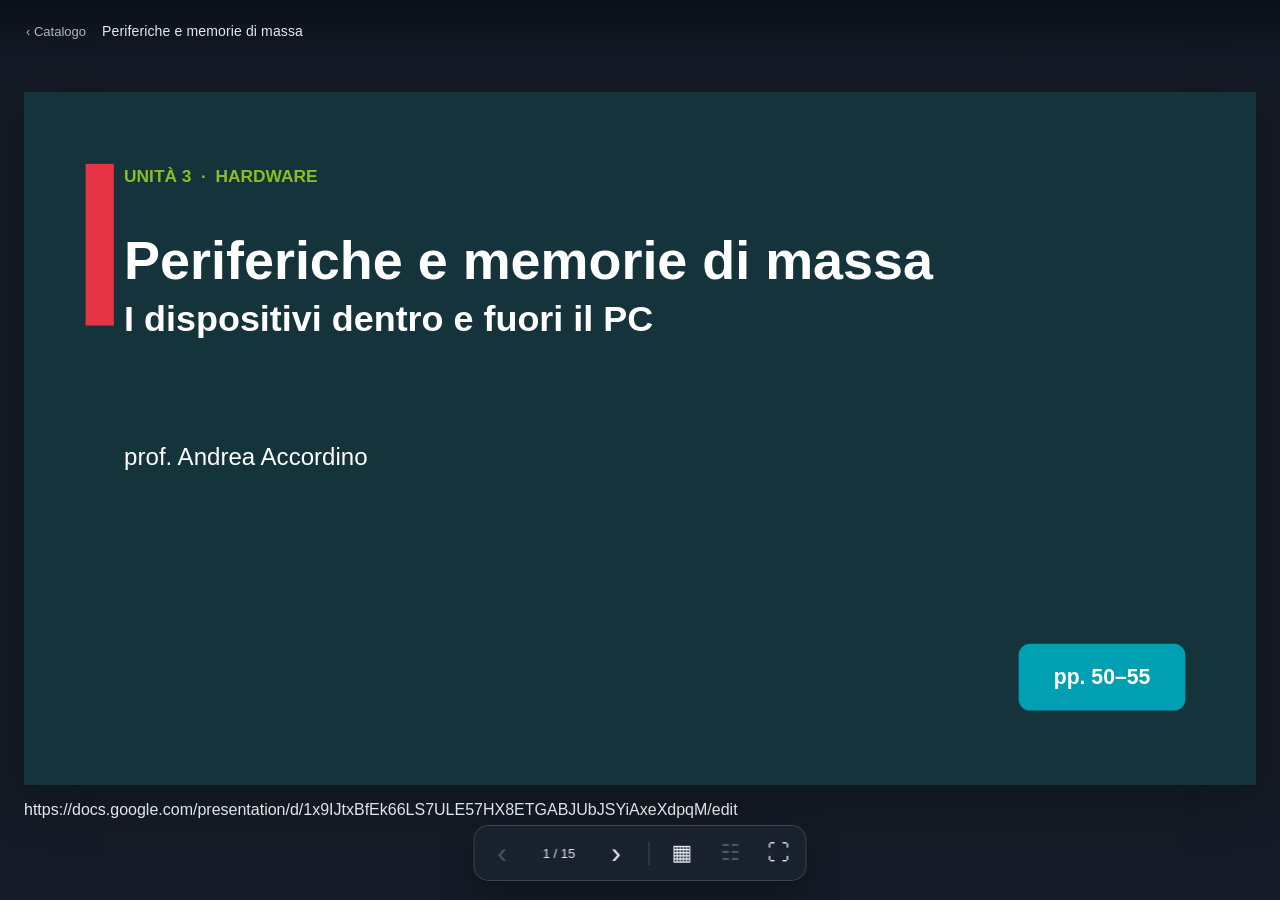
<file: periferiche-memorie-massa-google-slides-20261101/index.html>
<!doctype html><html lang="it"><head><meta charset="utf-8"><meta name="viewport" content="width=device-width,initial-scale=1"><meta http-equiv="Content-Security-Policy" content="default-src 'none'; img-src 'self'; script-src 'self'; style-src 'self' 'unsafe-inline'; connect-src 'none'; object-src 'none'; base-uri 'none'; form-action 'none'"><title>Periferiche e memorie di massa</title><link rel="stylesheet" href="slides.css"></head><body data-slide-width="960" data-slide-height="540"><header><h1>Periferiche e memorie di massa</h1><label>Slide <select id="selection"><option value="">Tutte</option><option value="slide-fa9b1ede-8d9b-41d5-a6da-d388a086c47b">Periferiche e memorie di massa</option><option value="periferiche-google-p2">Periferiche: tre modi di usare i dati</option><option value="periferiche-google-p3">Collegare: porte, connettori e USB</option><option value="periferiche-google-p4">Velocità: quanti dati in un secondo?</option><option value="periferiche-google-p5">Quale segnale passa nel cavo?</option><option value="periferiche-google-p6">Input: dal gesto al dato digitale</option><option value="periferiche-google-p7">Tastiera e mouse: azioni e collegamenti</option><option value="periferiche-google-p8">Scanner e OCR: due passaggi diversi</option><option value="periferiche-google-p9">Monitor: tre caratteristiche da distinguere</option><option value="periferiche-google-p10">Stampare: carta, grande formato, oggetti</option><option value="periferiche-google-p11">Suoni e realtà virtuale</option><option value="periferiche-google-p12">HDD e SSD: stessa funzione, tecnologie diverse</option><option value="periferiche-google-p13">Portare e conservare i file</option><option value="periferiche-google-p14">Cloud: i file sono su server remoti</option><option value="periferiche-google-p15">Ora collega funzione, dispositivo e indizi</option></select></label><button id="zoom">Ingrandisci</button></header><main><section class="slide" id="slide-fa9b1ede-8d9b-41d5-a6da-d388a086c47b"><style>* { box-sizing: border-box; } body {margin: 0;}.canvas{position:relative;width:960px;height:540px;overflow-x:hidden;overflow-y:hidden;background-image:initial;background-position-x:initial;background-position-y:initial;background-size:initial;background-repeat:initial;background-attachment:initial;background-origin:initial;background-clip:initial;background-color:rgb(246, 245, 239);color:rgb(28, 51, 59);font-family:Arial, sans-serif;}#src-1-h322f5441ae0393f6_0_6{position:absolute;left:48px;top:56px;width:9.99px;height:126px;box-sizing:border-box;font-family:Arial, sans-serif;font-size:16px;color:#ffffff;white-space:pre-wrap;line-height:1.16;overflow:hidden;margin:0px;padding:8px 11px;text-align:left;display:flex;align-items:stretch;justify-content:center;flex-direction:column;background:#e63446;}#src-1-h322f5441ae0393f6_0_7{position:absolute;left:78px;top:58px;width:320.01px;height:24px;box-sizing:border-box;font-family:Arial, sans-serif;font-size:13.5px;color:#8dbd20;white-space:pre-wrap;line-height:1.16;overflow:hidden;margin:0px;padding:0px;text-align:left;}#src-1-h322f5441ae0393f6_0_8{position:absolute;left:78px;top:108px;width:711.31px;height:54px;box-sizing:border-box;font-family:Arial, sans-serif;font-size:42px;color:#ffffff;white-space:pre-wrap;line-height:1.16;overflow:hidden;margin:0px;padding:0px;text-align:left;}#src-1-h322f5441ae0393f6_0_9{position:absolute;left:78px;top:161px;width:650.01px;height:45.99px;box-sizing:border-box;font-family:Arial, sans-serif;font-size:28px;color:#ffffff;white-space:pre-wrap;line-height:1.16;overflow:hidden;margin:0px;padding:0px;text-align:left;}#src-1-h322f5441ae0393f6_0_10{position:absolute;left:78px;top:274px;width:330px;height:30px;box-sizing:border-box;font-family:Arial, sans-serif;font-size:18.75px;color:#ffffff;white-space:pre-wrap;line-height:1.16;overflow:hidden;margin:0px;padding:0px;text-align:left;}#src-1-h322f5441ae0393f6_0_11{position:absolute;left:775px;top:430px;width:129.99px;height:51.99px;box-sizing:border-box;font-family:Arial, sans-serif;font-size:16.5px;color:#ffffff;white-space:pre-wrap;line-height:1.16;overflow:hidden;margin:0px;padding:7px;text-align:center;display:flex;align-items:center;justify-content:center;flex-direction:column;background:#009fb2;border-radius:9px;}#node-7b04a757-7d2a-49b5-adc0-e9dc02df2e7a{background:#15333b;}</style><div class="viewport"><div class="surface"><div id="node-7b04a757-7d2a-49b5-adc0-e9dc02df2e7a" class="canvas"><div id="src-1-h322f5441ae0393f6_0_6"><div style="width:100%;white-space:pre-wrap;"></div></div><div id="src-1-h322f5441ae0393f6_0_7"><div style="width:100%;white-space:pre-wrap;"><span style="font-family:Arial,sans-serif;font-size:13.5px;font-weight:700;color:#8dbd20;">UNITÀ 3  ·  HARDWARE</span></div></div><div id="src-1-h322f5441ae0393f6_0_8"><div style="width:100%;white-space:pre-wrap;"><span style="font-family:Arial,sans-serif;font-size:42px;font-weight:700;color:#ffffff;">Periferiche e memorie di massa</span></div></div><div id="src-1-h322f5441ae0393f6_0_9"><div style="width:100%;white-space:pre-wrap;"><span style="font-family:Arial,sans-serif;font-size:28px;font-weight:700;color:#ffffff;">I dispositivi dentro e fuori il PC</span></div></div><div id="src-1-h322f5441ae0393f6_0_10"><div style="width:100%;white-space:pre-wrap;"><span style="font-family:Arial,sans-serif;font-size:18.75px;font-weight:400;color:#ffffff;">prof. Andrea Accordino</span></div></div><div id="src-1-h322f5441ae0393f6_0_11"><div style="width:100%;white-space:pre-wrap;text-align:center;"><span style="font-family:Arial,sans-serif;font-size:16.5px;font-weight:700;color:#ffffff;">pp. 50–55</span></div></div></div></div></div><p>https://docs.google.com/presentation/d/1x9IJtxBfEk66LS7ULE57HX8ETGABJUbJSYiAxeXdpqM/edit</p></section><section class="slide" id="periferiche-google-p2"><style>* { box-sizing: border-box; } body {margin: 0;}.canvas{position:relative;width:960px;height:540px;overflow-x:hidden;overflow-y:hidden;background-image:initial;background-position-x:initial;background-position-y:initial;background-size:initial;background-repeat:initial;background-attachment:initial;background-origin:initial;background-clip:initial;background-color:rgb(246, 245, 239);color:rgb(28, 51, 59);font-family:Arial, sans-serif;}#src-2-p1_i2{position:absolute;left:44px;top:18px;width:800.01px;height:21.99px;box-sizing:border-box;font-family:Arial, sans-serif;font-size:11.25px;color:#007b8d;white-space:pre-wrap;line-height:1.16;overflow:hidden;margin:0px;padding:8px 11px;text-align:left;display:flex;align-items:stretch;justify-content:center;flex-direction:column;}#src-2-p1_i3{position:absolute;left:44px;top:52px;width:860.01px;height:45.99px;box-sizing:border-box;font-family:Arial, sans-serif;font-size:27px;color:#15333b;white-space:pre-wrap;line-height:1.16;overflow:hidden;margin:0px;padding:8px 11px;text-align:left;display:flex;align-items:stretch;justify-content:center;flex-direction:column;}#src-2-p1_i5{position:absolute;left:44px;top:505px;width:235.44px;height:18px;box-sizing:border-box;font-family:Arial, sans-serif;font-size:9.5px;color:#5c6c71;white-space:pre-wrap;line-height:1.16;overflow:hidden;margin:0px;padding:8px 11px;text-align:left;display:flex;align-items:stretch;justify-content:center;flex-direction:column;translate:0px;}#src-2-rd_p1_number{position:absolute;left:872px;top:18px;width:44.01px;height:32.01px;box-sizing:border-box;font-family:Arial, sans-serif;font-size:14.5px;color:#ffffff;white-space:pre-wrap;line-height:1.16;overflow:hidden;margin:0px;padding:7px;text-align:center;display:flex;align-items:center;justify-content:center;flex-direction:column;background:#e63446;border-radius:9px;}#src-2-rd_p1_lead{position:absolute;left:48px;top:115px;width:860.01px;height:32.01px;box-sizing:border-box;font-family:Arial, sans-serif;font-size:19px;color:#15333b;white-space:pre-wrap;line-height:1.16;overflow:hidden;margin:0px;padding:0px;text-align:left;display:flex;align-items:stretch;justify-content:center;flex-direction:column;}#src-2-rd_p1_input{position:absolute;left:48px;top:154.37px;width:249.99px;height:129.99px;box-sizing:border-box;font-family:Arial, sans-serif;font-size:21px;color:#ffffff;white-space:pre-wrap;line-height:1.16;overflow:hidden;margin:0px;padding:8px 11px;text-align:left;display:flex;align-items:stretch;justify-content:center;flex-direction:column;background:#009fb2;border-radius:9px;}#src-2-rd_p1_a1{position:absolute;left:308px;top:207.37px;width:30px;height:18px;color:#4c8b96;font-size:17.099999999999998px;display:flex;justify-content:center;align-items:center;}#src-2-rd_p1_process{position:absolute;left:352px;top:154.37px;width:249.99px;height:129.99px;box-sizing:border-box;font-family:Arial, sans-serif;font-size:21px;color:#ffffff;white-space:pre-wrap;line-height:1.16;overflow:hidden;margin:0px;padding:8px 11px;text-align:left;display:flex;align-items:stretch;justify-content:center;flex-direction:column;background:#15333b;border-radius:9px;}#src-2-rd_p1_a2{position:absolute;left:613px;top:207.37px;width:30px;height:18px;color:#4c8b96;font-size:17.099999999999998px;display:flex;justify-content:center;align-items:center;}#src-2-rd_p1_output{position:absolute;left:660px;top:154.37px;width:249.99px;height:129.99px;box-sizing:border-box;font-family:Arial, sans-serif;font-size:21px;color:#ffffff;white-space:pre-wrap;line-height:1.16;overflow:hidden;margin:0px;padding:8px 11px;text-align:left;display:flex;align-items:stretch;justify-content:center;flex-direction:column;background:#007b8d;border-radius:9px;}#src-2-rd_p1_storage{position:absolute;left:48px;top:364px;width:480px;height:95.01px;box-sizing:border-box;font-family:Arial, sans-serif;font-size:21px;color:#15333b;white-space:pre-wrap;line-height:1.16;overflow:hidden;margin:0px;padding:8px 11px;text-align:left;display:flex;align-items:stretch;justify-content:center;flex-direction:column;background:#ffffff;border-radius:9px;border:1px solid #cce1e2;}#src-2-rd_p1_storage_link{position:absolute;left:546px;top:403px;width:30px;height:15.99px;color:#4c8b96;font-size:15.19251968503937px;display:flex;justify-content:center;align-items:center;}#node-38b5a0cb-d8bb-41ed-bbd8-27a9e7cf9283{position:absolute;left:-9.172396848769889%;top:-24.671204977526724%;width:117.17737737719906%;height:145.61062520246193%;max-width:none;max-height:none;margin:0;padding:0;object-fit:fill;display:block;}#img-missing-2-h322f5441ae0393f6_0_25{position:absolute;left:587.3px;top:281.54px;width:352.04px;height:195px;box-sizing:border-box;display:block;background:transparent;border:none;overflow:hidden;padding:0px;translate:-13.9316px 26.0301px;}#google-canvas-2{background:#f6f5ef;}#crop-455ed4d4-bee9-43ec-9b52-001de57e4694{width:254.666px;height:204.938px;object-fit:contain;display:block;position:relative;box-sizing:border-box;padding:0;border:none;overflow:hidden;left:93.78291584160678px;top:33.03937873679055px;translate:-32.0281px -34.8291px;}</style><div class="viewport"><div class="surface"><div id="google-canvas-2" class="canvas"><div id="src-2-p1_i2"><div style="width:100%;white-space:pre-wrap;"><span style="font-family:Arial,sans-serif;font-size:11.25px;font-weight:700;color:#007b8d;">PERIFERICHE E MEMORIE DI MASSA</span></div></div><div id="src-2-p1_i3"><div style="width:100%;white-space:pre-wrap;"><span style="font-family:Arial,sans-serif;font-size:27px;font-weight:700;color:#15333b;">Periferiche: tre modi di usare i dati</span></div></div><div id="src-2-p1_i5"><div style="width:100%;white-space:pre-wrap;"><span style="font-family:Arial,sans-serif;font-size:9.5px;font-weight:400;color:#5c6c71;">Barbero, Vaschetto, Rolfo · Sanoma/Linx · pp. 50</span></div></div><div id="src-2-rd_p1_number"><div style="width:100%;white-space:pre-wrap;text-align:center;"><span style="font-family:Arial,sans-serif;font-size:14.5px;font-weight:700;color:#ffffff;">1</span></div></div><div id="src-2-rd_p1_lead"><div style="width:100%;white-space:pre-wrap;"><span style="font-family:Arial,sans-serif;font-size:19px;font-weight:400;color:#15333b;">Guarda la funzione del dispositivo, non soltanto la sua forma.</span></div></div><div id="src-2-rd_p1_input"><div style="width:100%;white-space:pre-wrap;"><span style="font-family:Arial,sans-serif;font-size:21px;font-weight:700;color:#ffffff;">INPUT</span><br><span style="font-family:Arial,sans-serif;font-size:19px;font-weight:400;color:#ffffff;">I dati entrano</span><br><span style="font-family:Arial,sans-serif;font-size:19px;font-weight:400;color:#ffffff;">Tastiera → lettere</span></div></div><div id="src-2-rd_p1_a1">→</div><div id="src-2-rd_p1_process"><div style="width:100%;white-space:pre-wrap;"><span style="font-family:Arial,sans-serif;font-size:21px;font-weight:700;color:#ffffff;">ELABORAZIONE</span><br><span style="font-family:Arial,sans-serif;font-size:19px;font-weight:400;color:#ffffff;">Il programma</span><br><span style="font-family:Arial,sans-serif;font-size:19px;font-weight:400;color:#ffffff;">elabora i dati</span></div></div><div id="src-2-rd_p1_a2">→</div><div id="src-2-rd_p1_output"><div style="width:100%;white-space:pre-wrap;"><span style="font-family:Arial,sans-serif;font-size:21px;font-weight:700;color:#ffffff;">OUTPUT</span><br><span style="font-family:Arial,sans-serif;font-size:19px;font-weight:400;color:#ffffff;">I risultati escono</span><br><span style="font-family:Arial,sans-serif;font-size:19px;font-weight:400;color:#ffffff;">Stampante → carta</span></div></div><div id="src-2-rd_p1_storage"><div style="width:100%;white-space:pre-wrap;"><span style="font-family:Arial,sans-serif;font-size:21px;font-weight:700;color:#15333b;">MEMORIA DI MASSA</span><br><span style="font-family:Arial,sans-serif;font-size:19px;font-weight:400;color:#15333b;">Conserva file e dati · esempio: pen drive</span></div></div><div id="src-2-rd_p1_storage_link">↔</div><div id="img-missing-2-h322f5441ae0393f6_0_25"><div id="crop-455ed4d4-bee9-43ec-9b52-001de57e4694" data-slide-crop="true" data-slide-crop-rect="{&quot;x&quot;:0.07827788139722179,&quot;y&quot;:0.16943272472886542,&quot;w&quot;:0.8534070503907564,&quot;h&quot;:0.6867630700778643}"><img src="assets/e690e7103c538c033d7f.webp" alt="Periferiche: tre modi di usare i dati — illustrazione 1" id="node-38b5a0cb-d8bb-41ed-bbd8-27a9e7cf9283"></div></div></div></div></div><p>https://docs.google.com/presentation/d/1x9IJtxBfEk66LS7ULE57HX8ETGABJUbJSYiAxeXdpqM/edit</p></section><section class="slide" id="periferiche-google-p3"><style>* { box-sizing: border-box; } body {margin: 0;}.canvas{position:relative;width:960px;height:540px;overflow-x:hidden;overflow-y:hidden;background-image:initial;background-position-x:initial;background-position-y:initial;background-size:initial;background-repeat:initial;background-attachment:initial;background-origin:initial;background-clip:initial;background-color:rgb(246, 245, 239);color:rgb(28, 51, 59);font-family:Arial, sans-serif;}#src-3-p3_i13{position:absolute;left:44px;top:18px;width:800.01px;height:21.99px;box-sizing:border-box;font-family:Arial, sans-serif;font-size:11.25px;color:#007b8d;white-space:pre-wrap;line-height:1.16;overflow:hidden;margin:0px;padding:8px 11px;text-align:left;display:flex;align-items:stretch;justify-content:center;flex-direction:column;}#src-3-p3_i2{position:absolute;left:44px;top:52px;width:860.01px;height:45.99px;box-sizing:border-box;font-family:Arial, sans-serif;font-size:27px;color:#15333b;white-space:pre-wrap;line-height:1.16;overflow:hidden;margin:0px;padding:8px 11px;text-align:left;display:flex;align-items:stretch;justify-content:center;flex-direction:column;}#src-3-p3_i4{position:absolute;left:44px;top:505px;width:840px;height:18px;box-sizing:border-box;font-family:Arial, sans-serif;font-size:9.5px;color:#5c6c71;white-space:pre-wrap;line-height:1.16;overflow:hidden;margin:0px;padding:8px 11px;text-align:left;display:flex;align-items:stretch;justify-content:center;flex-direction:column;}#src-3-p3_i7{position:absolute;left:48px;top:120px;width:410.01px;height:63.99px;box-sizing:border-box;font-family:Arial, sans-serif;font-size:20px;color:#15333b;white-space:pre-wrap;line-height:1.16;overflow:hidden;margin:0px;padding:8px 11px;text-align:left;display:flex;align-items:stretch;justify-content:center;flex-direction:column;background:#ffffff;}#src-3-p3_i9{position:absolute;left:480px;top:120px;width:429.99px;height:63.99px;box-sizing:border-box;font-family:Arial, sans-serif;font-size:20px;color:#15333b;white-space:pre-wrap;line-height:1.16;overflow:hidden;margin:0px;padding:8px 11px;text-align:left;display:flex;align-items:stretch;justify-content:center;flex-direction:column;background:#ddf2f2;}#src-3-p3_i11{position:absolute;left:48px;top:205px;width:410.01px;height:65.01px;box-sizing:border-box;font-family:Arial, sans-serif;font-size:20px;color:#15333b;white-space:pre-wrap;line-height:1.16;overflow:hidden;margin:0px;padding:8px 11px;text-align:left;display:flex;align-items:stretch;justify-content:center;flex-direction:column;background:#ffffff;}#node-02127567-9ecc-403d-8687-90e821738637{width:100%;height:100%;object-fit:contain;display:block;}#img-missing-3-p3_i24{position:absolute;left:48px;top:292.62px;width:474.993px;height:198.101px;box-sizing:border-box;display:block;background:transparent;border:none;overflow:hidden;padding:0px;translate:-3.95125px -0.658508px;}#src-3-rd_p3_number{position:absolute;left:872px;top:18px;width:44.01px;height:32.01px;box-sizing:border-box;font-family:Arial, sans-serif;font-size:14.5px;color:#ffffff;white-space:pre-wrap;line-height:1.16;overflow:hidden;margin:0px;padding:7px;text-align:center;display:flex;align-items:center;justify-content:center;flex-direction:column;background:#e63446;border-radius:9px;}#src-3-rd_p3_dedicated{position:absolute;left:480px;top:205px;width:429.99px;height:65.01px;box-sizing:border-box;font-family:Arial, sans-serif;font-size:20px;color:#15333b;white-space:pre-wrap;line-height:1.16;overflow:hidden;margin:0px;padding:8px 11px;text-align:left;display:flex;align-items:stretch;justify-content:center;flex-direction:column;background:#ffffff;border-radius:9px;}#src-3-rd_p3_pc{position:absolute;left:498px;top:293px;width:84.99px;height:48px;box-sizing:border-box;font-family:Arial, sans-serif;font-size:18px;color:#ffffff;white-space:pre-wrap;line-height:1.16;overflow:hidden;margin:0px;padding:7px;text-align:center;display:flex;align-items:center;justify-content:center;flex-direction:column;background:#15333b;border-radius:9px;translate:42.8052px 5.92685px;}#src-3-rd_p3_hub_arrow{position:absolute;left:588px;top:309px;width:27px;height:19.6097px;color:#4c8b96;font-size:14.25px;display:flex;justify-content:center;align-items:center;translate:46.0979px -0.658508px;box-sizing:border-box;}#src-3-rd_p3_hub{position:absolute;left:623px;top:293px;width:82.57px;height:61.8294px;box-sizing:border-box;font-family:Arial, sans-serif;font-size:18px;color:#ffffff;white-space:pre-wrap;line-height:1.16;overflow:hidden;margin:0px;padding:7px;text-align:center;display:flex;align-items:center;justify-content:center;flex-direction:column;background:#009fb2;border-radius:9px;translate:47.415px;}#src-3-rd_p3_peripheral_arrow{position:absolute;left:760px;top:309px;width:26.01px;height:15px;color:#4c8b96;font-size:14.25px;display:flex;justify-content:center;align-items:center;}#src-3-rd_p3_devices{position:absolute;left:793px;top:293px;width:116.01px;height:69.99px;box-sizing:border-box;font-family:Arial, sans-serif;font-size:17px;color:#15333b;white-space:pre-wrap;line-height:1.16;overflow:hidden;margin:0px;padding:7px;text-align:center;display:flex;align-items:center;justify-content:center;flex-direction:column;background:#ffffff;border-radius:9px;}#src-3-rd_p3_plug{position:absolute;left:490px;top:380px;width:375.87px;height:113.634px;box-sizing:border-box;font-family:Arial, sans-serif;font-size:20px;color:#15333b;white-space:pre-wrap;line-height:1.16;overflow:hidden;margin:0px;padding:8px 11px;text-align:left;display:flex;align-items:stretch;justify-content:center;flex-direction:column;background:#ddf2f2;border-radius:9px;translate:44.1222px;}#google-canvas-3{background:#f6f5ef;}#ix4yu6{font-family:Arial,sans-serif;font-size:20px;font-weight:700;color:#15333b;}#iillcf{font-family:Arial,sans-serif;font-size:18px;font-weight:400;color:#15333b;}#idjmea{width:100%;white-space:pre-wrap;}</style><div class="viewport"><div class="surface"><div id="google-canvas-3" class="canvas"><div id="src-3-p3_i13"><div style="width:100%;white-space:pre-wrap;"><span style="font-family:Arial,sans-serif;font-size:11.25px;font-weight:700;color:#007b8d;">PERIFERICHE E MEMORIE DI MASSA</span></div></div><div id="src-3-p3_i2"><div style="width:100%;white-space:pre-wrap;"><span style="font-family:Arial,sans-serif;font-size:27px;font-weight:700;color:#15333b;">Collegare: porte, connettori e USB</span></div></div><div id="src-3-p3_i4"><div style="width:100%;white-space:pre-wrap;"><span style="font-family:Arial,sans-serif;font-size:9.5px;font-weight:400;color:#5c6c71;">Barbero, Vaschetto, Rolfo · Sanoma/Linx · pp. 50–51</span></div></div><div id="src-3-p3_i7"><div style="width:100%;white-space:pre-wrap;"><span style="font-family:Arial,sans-serif;font-size:20px;font-weight:700;color:#15333b;">INTERNE</span><br><span style="font-family:Arial,sans-serif;font-size:18px;font-weight:400;color:#15333b;">HDD dentro il case</span></div></div><div id="src-3-p3_i9"><div style="width:100%;white-space:pre-wrap;"><span style="font-family:Arial,sans-serif;font-size:20px;font-weight:700;color:#15333b;">ESTERNE</span><br><span style="font-family:Arial,sans-serif;font-size:18px;font-weight:400;color:#15333b;">Tastiera e monitor: porte di comunicazione</span></div></div><div id="src-3-p3_i11"><div style="width:100%;white-space:pre-wrap;"><span style="font-family:Arial,sans-serif;font-size:20px;font-weight:700;color:#15333b;">PORTA GENERALE</span><br><span style="font-family:Arial,sans-serif;font-size:18px;font-weight:400;color:#15333b;">Collega dispositivi diversi</span></div></div><div id="img-missing-3-p3_i24"><img src="assets/d9dda2ff1cc556d5fd1b.webp" alt="Collegare: porte, connettori e USB — illustrazione 1" id="node-02127567-9ecc-403d-8687-90e821738637"></div><div id="src-3-rd_p3_number"><div style="width:100%;white-space:pre-wrap;text-align:center;"><span style="font-family:Arial,sans-serif;font-size:14.5px;font-weight:700;color:#ffffff;">2</span></div></div><div id="src-3-rd_p3_dedicated"><div style="width:100%;white-space:pre-wrap;"><span style="font-family:Arial,sans-serif;font-size:20px;font-weight:700;color:#15333b;">PORTA DEDICATA</span><br><span style="font-family:Arial,sans-serif;font-size:18px;font-weight:400;color:#15333b;">Collega una periferica specifica</span></div></div><div id="src-3-rd_p3_pc"><div style="width:100%;white-space:pre-wrap;text-align:center;"><span style="font-family:Arial,sans-serif;font-size:18px;font-weight:700;color:#ffffff;">PC</span></div></div><div id="src-3-rd_p3_hub_arrow">→</div><div id="src-3-rd_p3_hub"><div style="width:100%;white-space:pre-wrap;text-align:center;"><span style="font-family:Arial,sans-serif;font-size:18px;font-weight:700;color:#ffffff;">HUB USB</span></div></div><div id="src-3-rd_p3_peripheral_arrow">→</div><div id="src-3-rd_p3_devices"><div style="width:100%;white-space:pre-wrap;text-align:center;"><span style="font-family:Arial,sans-serif;font-size:17px;font-weight:700;color:#15333b;">Più</span><br><span style="font-family:Arial,sans-serif;font-size:17px;font-weight:700;color:#15333b;">periferiche</span></div></div><div id="src-3-rd_p3_plug"><div id="idjmea"><span id="ix4yu6">PLUG AND PLAY</span><br id="i3h7j5"><span id="iillcf">Il sistema operativo riconosce la periferica collegata, collegamento anche a PC acceso.</span></div></div></div></div></div><p>https://docs.google.com/presentation/d/1x9IJtxBfEk66LS7ULE57HX8ETGABJUbJSYiAxeXdpqM/edit</p></section><section class="slide" id="periferiche-google-p4"><style>* { box-sizing: border-box; } body {margin: 0;}.canvas{position:relative;width:960px;height:540px;overflow-x:hidden;overflow-y:hidden;background-image:initial;background-position-x:initial;background-position-y:initial;background-size:initial;background-repeat:initial;background-attachment:initial;background-origin:initial;background-clip:initial;background-color:rgb(246, 245, 239);color:rgb(28, 51, 59);font-family:Arial, sans-serif;}#src-4-p4_i13{position:absolute;left:44px;top:18px;width:800.01px;height:21.99px;box-sizing:border-box;font-family:Arial, sans-serif;font-size:11.25px;color:#007b8d;white-space:pre-wrap;line-height:1.16;overflow:hidden;margin:0px;padding:8px 11px;text-align:left;display:flex;align-items:stretch;justify-content:center;flex-direction:column;}#src-4-p4_i2{position:absolute;left:44px;top:52px;width:860.01px;height:45.99px;box-sizing:border-box;font-family:Arial, sans-serif;font-size:27px;color:#15333b;white-space:pre-wrap;line-height:1.16;overflow:hidden;margin:0px;padding:8px 11px;text-align:left;display:flex;align-items:stretch;justify-content:center;flex-direction:column;}#src-4-p4_i4{position:absolute;left:44px;top:505px;width:840px;height:18px;box-sizing:border-box;font-family:Arial, sans-serif;font-size:9.5px;color:#5c6c71;white-space:pre-wrap;line-height:1.16;overflow:hidden;margin:0px;padding:8px 11px;text-align:left;display:flex;align-items:stretch;justify-content:center;flex-direction:column;}#src-4-p4_i7{position:absolute;left:48px;top:120px;width:230.01px;height:84px;box-sizing:border-box;font-family:Arial, sans-serif;font-size:20px;color:#15333b;white-space:pre-wrap;line-height:1.16;overflow:hidden;margin:0px;padding:8px 11px;text-align:left;display:flex;align-items:stretch;justify-content:center;flex-direction:column;background:#ffffff;}#src-4-p4_i9{position:absolute;left:304px;top:120px;width:264.99px;height:84px;box-sizing:border-box;font-family:Arial, sans-serif;font-size:20px;color:#15333b;white-space:pre-wrap;line-height:1.16;overflow:hidden;margin:0px;padding:8px 11px;text-align:left;display:flex;align-items:stretch;justify-content:center;flex-direction:column;background:#ddf2f2;}#src-4-p4_i11{position:absolute;left:602px;top:120px;width:308.01px;height:84px;box-sizing:border-box;font-family:Arial, sans-serif;font-size:20px;color:#ffffff;white-space:pre-wrap;line-height:1.16;overflow:hidden;margin:0px;padding:8px 11px;text-align:left;display:flex;align-items:stretch;justify-content:center;flex-direction:column;background:#15333b;}#src-4-rd_p4_number{position:absolute;left:872px;top:18px;width:44.01px;height:32.01px;box-sizing:border-box;font-family:Arial, sans-serif;font-size:14.5px;color:#ffffff;white-space:pre-wrap;line-height:1.16;overflow:hidden;margin:0px;padding:7px;text-align:center;display:flex;align-items:center;justify-content:center;flex-direction:column;background:#e63446;border-radius:9px;}#src-4-rd_p4_bit0{position:absolute;left:50px;top:219px;width:23.01px;height:30.99px;box-sizing:border-box;font-family:Arial, sans-serif;font-size:16px;color:#ffffff;white-space:pre-wrap;line-height:1.16;overflow:hidden;margin:0px;padding:7px;text-align:center;display:flex;align-items:center;justify-content:center;flex-direction:column;background:#007b8d;}#src-4-rd_p4_bit1{position:absolute;left:77px;top:219px;width:23.01px;height:30.99px;box-sizing:border-box;font-family:Arial, sans-serif;font-size:16px;color:#ffffff;white-space:pre-wrap;line-height:1.16;overflow:hidden;margin:0px;padding:7px;text-align:center;display:flex;align-items:center;justify-content:center;flex-direction:column;background:#007b8d;}#src-4-rd_p4_bit2{position:absolute;left:104px;top:219px;width:23.01px;height:30.99px;box-sizing:border-box;font-family:Arial, sans-serif;font-size:16px;color:#ffffff;white-space:pre-wrap;line-height:1.16;overflow:hidden;margin:0px;padding:7px;text-align:center;display:flex;align-items:center;justify-content:center;flex-direction:column;background:#007b8d;}#src-4-rd_p4_bit3{position:absolute;left:131px;top:219px;width:23.01px;height:30.99px;box-sizing:border-box;font-family:Arial, sans-serif;font-size:16px;color:#ffffff;white-space:pre-wrap;line-height:1.16;overflow:hidden;margin:0px;padding:7px;text-align:center;display:flex;align-items:center;justify-content:center;flex-direction:column;background:#007b8d;}#src-4-rd_p4_bit4{position:absolute;left:158px;top:219px;width:23.01px;height:30.99px;box-sizing:border-box;font-family:Arial, sans-serif;font-size:16px;color:#ffffff;white-space:pre-wrap;line-height:1.16;overflow:hidden;margin:0px;padding:7px;text-align:center;display:flex;align-items:center;justify-content:center;flex-direction:column;background:#007b8d;}#src-4-rd_p4_bit5{position:absolute;left:185px;top:219px;width:23.01px;height:30.99px;box-sizing:border-box;font-family:Arial, sans-serif;font-size:16px;color:#ffffff;white-space:pre-wrap;line-height:1.16;overflow:hidden;margin:0px;padding:7px;text-align:center;display:flex;align-items:center;justify-content:center;flex-direction:column;background:#007b8d;}#src-4-rd_p4_bit6{position:absolute;left:212px;top:219px;width:23.01px;height:30.99px;box-sizing:border-box;font-family:Arial, sans-serif;font-size:16px;color:#ffffff;white-space:pre-wrap;line-height:1.16;overflow:hidden;margin:0px;padding:7px;text-align:center;display:flex;align-items:center;justify-content:center;flex-direction:column;background:#007b8d;}#src-4-rd_p4_bit7{position:absolute;left:239px;top:219px;width:23.01px;height:30.99px;box-sizing:border-box;font-family:Arial, sans-serif;font-size:16px;color:#ffffff;white-space:pre-wrap;line-height:1.16;overflow:hidden;margin:0px;padding:7px;text-align:center;display:flex;align-items:center;justify-content:center;flex-direction:column;background:#007b8d;}#src-4-rd_p4_eight{position:absolute;left:300px;top:219px;width:249.99px;height:32.01px;box-sizing:border-box;font-family:Arial, sans-serif;font-size:20px;color:#007b8d;white-space:pre-wrap;line-height:1.16;overflow:hidden;margin:0px;padding:0px;text-align:left;display:flex;align-items:stretch;justify-content:center;flex-direction:column;}#src-4-rd_p4_units-cell-0-0{position:absolute;left:48px;top:273px;width:113px;height:39.2px;box-sizing:border-box;background:#15333b;color:#ffffff;border:1px solid #c6d9dc;padding:5px 10px;display:flex;align-items:center;font-family:Arial,sans-serif;font-size:17.5px;font-weight:700;overflow:hidden;white-space:pre-wrap;}#src-4-rd_p4_units-cell-0-1{position:absolute;left:161px;top:273px;width:312px;height:39.2px;box-sizing:border-box;background:#15333b;color:#ffffff;border:1px solid #c6d9dc;padding:5px 10px;display:flex;align-items:center;font-family:Arial,sans-serif;font-size:17.5px;font-weight:700;overflow:hidden;white-space:pre-wrap;}#src-4-rd_p4_units-cell-1-0{position:absolute;left:48px;top:312.2px;width:113px;height:39.2px;box-sizing:border-box;background:#ffffff;color:#007b8d;border:1px solid #c6d9dc;padding:5px 10px;display:flex;align-items:center;font-family:Arial,sans-serif;font-size:17.5px;font-weight:700;overflow:hidden;white-space:pre-wrap;}#src-4-rd_p4_units-cell-1-1{position:absolute;left:161px;top:312.2px;width:312px;height:39.2px;box-sizing:border-box;background:#ffffff;color:#15333b;border:1px solid #c6d9dc;padding:5px 10px;display:flex;align-items:center;font-family:Arial,sans-serif;font-size:17.5px;font-weight:400;overflow:hidden;white-space:pre-wrap;}#src-4-rd_p4_units-cell-2-0{position:absolute;left:48px;top:351.4px;width:113px;height:39.2px;box-sizing:border-box;background:#ddf2f2;color:#007b8d;border:1px solid #c6d9dc;padding:5px 10px;display:flex;align-items:center;font-family:Arial,sans-serif;font-size:17.5px;font-weight:700;overflow:hidden;white-space:pre-wrap;}#src-4-rd_p4_units-cell-2-1{position:absolute;left:161px;top:351.4px;width:312px;height:39.2px;box-sizing:border-box;background:#ddf2f2;color:#15333b;border:1px solid #c6d9dc;padding:5px 10px;display:flex;align-items:center;font-family:Arial,sans-serif;font-size:17.5px;font-weight:400;overflow:hidden;white-space:pre-wrap;}#src-4-rd_p4_units-cell-3-0{position:absolute;left:48px;top:390.6px;width:113px;height:39.2px;box-sizing:border-box;background:#ffffff;color:#007b8d;border:1px solid #c6d9dc;padding:5px 10px;display:flex;align-items:center;font-family:Arial,sans-serif;font-size:17.5px;font-weight:700;overflow:hidden;white-space:pre-wrap;}#src-4-rd_p4_units-cell-3-1{position:absolute;left:161px;top:390.6px;width:312px;height:39.2px;box-sizing:border-box;background:#ffffff;color:#15333b;border:1px solid #c6d9dc;padding:5px 10px;display:flex;align-items:center;font-family:Arial,sans-serif;font-size:17.5px;font-weight:400;overflow:hidden;white-space:pre-wrap;}#src-4-rd_p4_units-cell-4-0{position:absolute;left:48px;top:429.8px;width:113px;height:39.2px;box-sizing:border-box;background:#ddf2f2;color:#007b8d;border:1px solid #c6d9dc;padding:5px 10px;display:flex;align-items:center;font-family:Arial,sans-serif;font-size:17.5px;font-weight:700;overflow:hidden;white-space:pre-wrap;}#src-4-rd_p4_units-cell-4-1{position:absolute;left:161px;top:429.8px;width:312px;height:39.2px;box-sizing:border-box;background:#ddf2f2;color:#15333b;border:1px solid #c6d9dc;padding:5px 10px;display:flex;align-items:center;font-family:Arial,sans-serif;font-size:17.5px;font-weight:400;overflow:hidden;white-space:pre-wrap;}#src-4-rd_p4_compare{position:absolute;left:513px;top:273px;width:390px;height:30px;box-sizing:border-box;font-family:Arial, sans-serif;font-size:18px;color:#007b8d;white-space:pre-wrap;line-height:1.16;overflow:hidden;margin:0px;padding:0px;text-align:left;display:flex;align-items:stretch;justify-content:center;flex-direction:column;}#src-4-rd_p4_1mbps{position:absolute;left:520px;top:321px;width:158.01px;height:47.01px;box-sizing:border-box;font-family:Arial, sans-serif;font-size:19px;color:#ffffff;white-space:pre-wrap;line-height:1.16;overflow:hidden;margin:0px;padding:7px;text-align:center;display:flex;align-items:center;justify-content:center;flex-direction:column;background:#009fb2;}#src-4-rd_p4_2mbps{position:absolute;left:520px;top:385px;width:315.99px;height:47.01px;box-sizing:border-box;font-family:Arial, sans-serif;font-size:19px;color:#ffffff;white-space:pre-wrap;line-height:1.16;overflow:hidden;margin:0px;padding:7px;text-align:center;display:flex;align-items:center;justify-content:center;flex-direction:column;background:#007b8d;}#src-4-rd_p4_twice{position:absolute;left:520px;top:443px;width:380.01px;height:30px;box-sizing:border-box;font-family:Arial, sans-serif;font-size:18px;color:#15333b;white-space:pre-wrap;line-height:1.16;overflow:hidden;margin:0px;padding:0px;text-align:left;display:flex;align-items:stretch;justify-content:center;flex-direction:column;}#google-canvas-4{background:#f6f5ef;}</style><div class="viewport"><div class="surface"><div id="google-canvas-4" class="canvas"><div id="src-4-p4_i13"><div style="width:100%;white-space:pre-wrap;"><span style="font-family:Arial,sans-serif;font-size:11.25px;font-weight:700;color:#007b8d;">PERIFERICHE E MEMORIE DI MASSA</span></div></div><div id="src-4-p4_i2"><div style="width:100%;white-space:pre-wrap;"><span style="font-family:Arial,sans-serif;font-size:27px;font-weight:700;color:#15333b;">Velocità: quanti dati in un secondo?</span></div></div><div id="src-4-p4_i4"><div style="width:100%;white-space:pre-wrap;"><span style="font-family:Arial,sans-serif;font-size:9.5px;font-weight:400;color:#5c6c71;">Barbero, Vaschetto, Rolfo · Sanoma/Linx · pp. 50–51</span></div></div><div id="src-4-p4_i7"><div style="width:100%;white-space:pre-wrap;"><span style="font-family:Arial,sans-serif;font-size:20px;font-weight:700;color:#15333b;">BIT (b)</span><br><span style="font-family:Arial,sans-serif;font-size:18px;font-weight:400;color:#15333b;">Un valore: 0 oppure 1</span></div></div><div id="src-4-p4_i9"><div style="width:100%;white-space:pre-wrap;"><span style="font-family:Arial,sans-serif;font-size:20px;font-weight:700;color:#15333b;">BYTE (B)</span><br><span style="font-family:Arial,sans-serif;font-size:18px;font-weight:400;color:#15333b;">Un gruppo di 8 bit</span></div></div><div id="src-4-p4_i11"><div style="width:100%;white-space:pre-wrap;"><span style="font-family:Arial,sans-serif;font-size:20px;font-weight:700;color:#ffffff;">DATA RATE</span><br><span style="font-family:Arial,sans-serif;font-size:18px;font-weight:400;color:#ffffff;">Bit trasferiti ogni secondo</span></div></div><div id="src-4-rd_p4_number"><div style="width:100%;white-space:pre-wrap;text-align:center;"><span style="font-family:Arial,sans-serif;font-size:14.5px;font-weight:700;color:#ffffff;">3</span></div></div><div id="src-4-rd_p4_bit0"><div style="width:100%;white-space:pre-wrap;text-align:center;"><span style="font-family:Arial,sans-serif;font-size:16px;font-weight:700;color:#ffffff;">0</span></div></div><div id="src-4-rd_p4_bit1"><div style="width:100%;white-space:pre-wrap;text-align:center;"><span style="font-family:Arial,sans-serif;font-size:16px;font-weight:700;color:#ffffff;">1</span></div></div><div id="src-4-rd_p4_bit2"><div style="width:100%;white-space:pre-wrap;text-align:center;"><span style="font-family:Arial,sans-serif;font-size:16px;font-weight:700;color:#ffffff;">0</span></div></div><div id="src-4-rd_p4_bit3"><div style="width:100%;white-space:pre-wrap;text-align:center;"><span style="font-family:Arial,sans-serif;font-size:16px;font-weight:700;color:#ffffff;">1</span></div></div><div id="src-4-rd_p4_bit4"><div style="width:100%;white-space:pre-wrap;text-align:center;"><span style="font-family:Arial,sans-serif;font-size:16px;font-weight:700;color:#ffffff;">1</span></div></div><div id="src-4-rd_p4_bit5"><div style="width:100%;white-space:pre-wrap;text-align:center;"><span style="font-family:Arial,sans-serif;font-size:16px;font-weight:700;color:#ffffff;">0</span></div></div><div id="src-4-rd_p4_bit6"><div style="width:100%;white-space:pre-wrap;text-align:center;"><span style="font-family:Arial,sans-serif;font-size:16px;font-weight:700;color:#ffffff;">0</span></div></div><div id="src-4-rd_p4_bit7"><div style="width:100%;white-space:pre-wrap;text-align:center;"><span style="font-family:Arial,sans-serif;font-size:16px;font-weight:700;color:#ffffff;">1</span></div></div><div id="src-4-rd_p4_eight"><div style="width:100%;white-space:pre-wrap;"><span style="font-family:Arial,sans-serif;font-size:20px;font-weight:700;color:#007b8d;">8 bit = 1 byte</span></div></div><div id="src-4-rd_p4_units-cell-0-0">Unità</div><div id="src-4-rd_p4_units-cell-0-1">Significato</div><div id="src-4-rd_p4_units-cell-1-0">bps</div><div id="src-4-rd_p4_units-cell-1-1">1 bit al secondo</div><div id="src-4-rd_p4_units-cell-2-0">kbps</div><div id="src-4-rd_p4_units-cell-2-1">1 000 bit al secondo</div><div id="src-4-rd_p4_units-cell-3-0">Mbps</div><div id="src-4-rd_p4_units-cell-3-1">1 000 000 bit al secondo</div><div id="src-4-rd_p4_units-cell-4-0">Gbps</div><div id="src-4-rd_p4_units-cell-4-1">1 000 000 000 bit al secondo</div><div id="src-4-rd_p4_compare"><div style="width:100%;white-space:pre-wrap;"><span style="font-family:Arial,sans-serif;font-size:18px;font-weight:700;color:#007b8d;">Stessa unità, stesso secondo</span></div></div><div id="src-4-rd_p4_1mbps"><div style="width:100%;white-space:pre-wrap;text-align:center;"><span style="font-family:Arial,sans-serif;font-size:19px;font-weight:700;color:#ffffff;">1 Mbps</span></div></div><div id="src-4-rd_p4_2mbps"><div style="width:100%;white-space:pre-wrap;text-align:center;"><span style="font-family:Arial,sans-serif;font-size:19px;font-weight:700;color:#ffffff;">2 Mbps</span></div></div><div id="src-4-rd_p4_twice"><div style="width:100%;white-space:pre-wrap;"><span style="font-family:Arial,sans-serif;font-size:18px;font-weight:400;color:#15333b;">Il doppio dei bit trasferiti.</span></div></div></div></div></div><p>https://docs.google.com/presentation/d/1x9IJtxBfEk66LS7ULE57HX8ETGABJUbJSYiAxeXdpqM/edit</p></section><section class="slide" id="periferiche-google-p5"><style>* { box-sizing: border-box; } body {margin: 0;}.canvas{position:relative;width:960px;height:540px;overflow-x:hidden;overflow-y:hidden;background-image:initial;background-position-x:initial;background-position-y:initial;background-size:initial;background-repeat:initial;background-attachment:initial;background-origin:initial;background-clip:initial;background-color:rgb(246, 245, 239);color:rgb(28, 51, 59);font-family:Arial, sans-serif;}#src-5-p6_i11{position:absolute;left:44px;top:18px;width:800.01px;height:21.99px;box-sizing:border-box;font-family:Arial, sans-serif;font-size:11.25px;color:#007b8d;white-space:pre-wrap;line-height:1.16;overflow:hidden;margin:0px;padding:8px 11px;text-align:left;display:flex;align-items:stretch;justify-content:center;flex-direction:column;}#src-5-p6_i2{position:absolute;left:44px;top:52px;width:860.01px;height:45.99px;box-sizing:border-box;font-family:Arial, sans-serif;font-size:27px;color:#15333b;white-space:pre-wrap;line-height:1.16;overflow:hidden;margin:0px;padding:8px 11px;text-align:left;display:flex;align-items:stretch;justify-content:center;flex-direction:column;}#src-5-p6_i4{position:absolute;left:44px;top:505px;width:840px;height:18px;box-sizing:border-box;font-family:Arial, sans-serif;font-size:9.5px;color:#5c6c71;white-space:pre-wrap;line-height:1.16;overflow:hidden;margin:0px;padding:8px 11px;text-align:left;display:flex;align-items:stretch;justify-content:center;flex-direction:column;}#img-missing-5-p6_i20{position:absolute;left:49px;top:146.97px;width:365px;height:241.06px;box-sizing:border-box;display:block;background:transparent;border:none;overflow:hidden;padding:0px;}#src-5-rd_p6_number{position:absolute;left:872px;top:18px;width:44.01px;height:32.01px;box-sizing:border-box;font-family:Arial, sans-serif;font-size:14.5px;color:#ffffff;white-space:pre-wrap;line-height:1.16;overflow:hidden;margin:0px;padding:7px;text-align:center;display:flex;align-items:center;justify-content:center;flex-direction:column;background:#e63446;border-radius:9px;}#src-5-rd_p6_signals-cell-0-0{position:absolute;left:449px;top:145px;width:158.296px;height:63.75px;box-sizing:border-box;background:#15333b;color:#ffffff;border:1px solid #c6d9dc;padding:5px 10px;display:flex;align-items:center;font-family:Arial,sans-serif;font-size:19px;font-weight:700;overflow:hidden;white-space:pre-wrap;translate:137.792px -62.4733px;}#src-5-rd_p6_signals-cell-0-1{position:absolute;left:633px;top:145px;width:167.079px;height:63.75px;box-sizing:border-box;background:#15333b;color:#ffffff;border:1px solid #c6d9dc;padding:5px 10px;display:flex;align-items:center;font-family:Arial,sans-serif;font-size:19px;font-weight:700;overflow:hidden;white-space:pre-wrap;translate:110.503px -62.4734px;}#src-5-rd_p6_signals-cell-1-0{position:absolute;left:449px;top:208.75px;width:157.129px;height:63.75px;box-sizing:border-box;background:#ffffff;color:#007b8d;border:1px solid #c6d9dc;padding:5px 10px;display:flex;align-items:center;font-family:Arial,sans-serif;font-size:19px;font-weight:700;overflow:hidden;white-space:pre-wrap;translate:137.208px;text-align:center;}#src-5-rd_p6_signals-cell-1-1{position:absolute;left:633px;top:208.75px;width:167.113px;height:63.75px;box-sizing:border-box;background:#ffffff;color:#15333b;border:1px solid #c6d9dc;padding:5px 10px;display:flex;align-items:center;font-family:Arial,sans-serif;font-size:19px;font-weight:400;overflow:hidden;white-space:pre-wrap;translate:109.856px;}#src-5-rd_p6_signals-cell-2-0{position:absolute;left:449px;top:272.5px;width:157.088px;height:63.75px;box-sizing:border-box;background:#ddf2f2;color:#007b8d;border:1px solid #c6d9dc;padding:5px 10px;display:flex;align-items:center;font-family:Arial,sans-serif;font-size:19px;font-weight:700;overflow:hidden;white-space:pre-wrap;translate:137.259px -2.97363e-05px;}#src-5-rd_p6_signals-cell-2-1{position:absolute;left:633px;top:272.5px;width:167.223px;height:63.75px;box-sizing:border-box;background:#ddf2f2;color:#15333b;border:1px solid #c6d9dc;padding:5px 10px;display:flex;align-items:center;font-family:Arial,sans-serif;font-size:19px;font-weight:400;overflow:hidden;white-space:pre-wrap;translate:109.766px;}#src-5-rd_p6_signals-cell-3-0{position:absolute;left:449px;top:336.25px;width:157.81px;height:63.75px;box-sizing:border-box;background:#ffffff;color:#007b8d;border:1px solid #c6d9dc;padding:5px 10px;display:flex;align-items:center;font-family:Arial,sans-serif;font-size:19px;font-weight:700;overflow:hidden;white-space:pre-wrap;translate:137.696px -0.583867px;}#src-5-rd_p6_signals-cell-3-1{position:absolute;left:633px;top:336.25px;width:167.224px;height:63.75px;box-sizing:border-box;background:#ffffff;color:#15333b;border:1px solid #c6d9dc;padding:5px 10px;display:flex;align-items:center;font-family:Arial,sans-serif;font-size:19px;font-weight:400;overflow:hidden;white-space:pre-wrap;translate:109.765px;}#src-5-rd_p6_digital{position:absolute;left:449px;top:419px;width:842.248px;height:57.9583px;box-sizing:border-box;font-family:Arial, sans-serif;font-size:18px;color:#15333b;white-space:pre-wrap;line-height:1.16;overflow:hidden;margin:0px;padding:8px 11px;text-align:center;display:flex;align-items:stretch;justify-content:center;flex-direction:column;background:#ddf2f2;border-radius:9px;translate:-381.262px;}#google-canvas-5{background:#f6f5ef;}#src-5-rd_p6_signals-cell-2-0-2{position:absolute;left:449px;top:272.5px;width:157.081px;height:63.75px;box-sizing:border-box;background:#ddf2f2;color:#007b8d;border:1px solid #c6d9dc;padding:5px 10px;display:flex;align-items:center;font-family:Arial,sans-serif;font-size:19px;font-weight:700;overflow:hidden;white-space:pre-wrap;translate:138.427px -126.698px;}#src-5-rd_p6_signals-cell-2-1-2{position:absolute;left:633px;top:272.5px;width:167.808px;height:63.75px;box-sizing:border-box;background:#ddf2f2;color:#15333b;border:1px solid #c6d9dc;padding:5px 10px;display:flex;align-items:center;font-family:Arial,sans-serif;font-size:19px;font-weight:400;overflow:hidden;white-space:pre-wrap;translate:109.766px -127.282px;}#iyswfi{font-family:Arial,sans-serif;font-size:18px;font-weight:400;color:#15333b;}#ivkjc1{width:100%;white-space:pre-wrap;}#iaksnu{position:absolute;left:310px;top:165px;width:469.89px;height:304.046px;object-fit:contain;translate:-246.364px -59.7615px;box-sizing:border-box;}</style><div class="viewport"><div class="surface"><div id="google-canvas-5" class="canvas"><div id="src-5-p6_i11"><div style="width:100%;white-space:pre-wrap;"><span style="font-family:Arial,sans-serif;font-size:11.25px;font-weight:700;color:#007b8d;">PERIFERICHE E MEMORIE DI MASSA</span></div></div><div id="src-5-p6_i2"><div style="width:100%;white-space:pre-wrap;"><span style="font-family:Arial,sans-serif;font-size:27px;font-weight:700;color:#15333b;">Quale segnale passa nel cavo?</span></div></div><div id="src-5-p6_i4"><div style="width:100%;white-space:pre-wrap;"><span style="font-family:Arial,sans-serif;font-size:9.5px;font-weight:400;color:#5c6c71;">Barbero, Vaschetto, Rolfo · Sanoma/Linx · pp. 51</span></div></div><div id="img-missing-5-p6_i20"></div><div id="src-5-rd_p6_number"><div style="width:100%;white-space:pre-wrap;text-align:center;"><span style="font-family:Arial,sans-serif;font-size:14.5px;font-weight:700;color:#ffffff;">4</span></div></div><div id="src-5-rd_p6_signals-cell-0-0">Collegamento</div><div id="src-5-rd_p6_signals-cell-0-1">Trasporta</div><div id="src-5-rd_p6_signals-cell-1-0">2 - DVI</div><div id="src-5-rd_p6_signals-cell-1-1">Video digitale</div><div id="src-5-rd_p6_signals-cell-2-0">3 - HDMI</div><div id="src-5-rd_p6_signals-cell-2-0-2">1 - VGA</div><div id="src-5-rd_p6_signals-cell-2-1">Audio + video</div><div id="src-5-rd_p6_signals-cell-2-1-2">Video analogico</div><div id="src-5-rd_p6_signals-cell-3-0">4 - DisplayPort</div><div id="src-5-rd_p6_signals-cell-3-1">Audio + video</div><div id="src-5-rd_p6_digital"><div id="ivkjc1"><span id="iyswfi">Il video può essere trasmesso verso monitor o proiettore.</span></div></div><img alt="image.png" src="assets/b30ff716b328aa405d57.webp" id="iaksnu"></div></div></div><p>https://docs.google.com/presentation/d/1x9IJtxBfEk66LS7ULE57HX8ETGABJUbJSYiAxeXdpqM/edit</p></section><section class="slide" id="periferiche-google-p6"><style>* { box-sizing: border-box; } body {margin: 0;}.canvas{position:relative;width:960px;height:540px;overflow-x:hidden;overflow-y:hidden;background-image:initial;background-position-x:initial;background-position-y:initial;background-size:initial;background-repeat:initial;background-attachment:initial;background-origin:initial;background-clip:initial;background-color:rgb(246, 245, 239);color:rgb(28, 51, 59);font-family:Arial, sans-serif;}#src-6-p7_i14{position:absolute;left:44px;top:18px;width:800.01px;height:21.99px;box-sizing:border-box;font-family:Arial, sans-serif;font-size:11.25px;color:#007b8d;white-space:pre-wrap;line-height:1.16;overflow:hidden;margin:0px;padding:8px 11px;text-align:left;display:flex;align-items:stretch;justify-content:center;flex-direction:column;}#src-6-p7_i2{position:absolute;left:44px;top:52px;width:860.01px;height:45.99px;box-sizing:border-box;font-family:Arial, sans-serif;font-size:27px;color:#15333b;white-space:pre-wrap;line-height:1.16;overflow:hidden;margin:0px;padding:8px 11px;text-align:left;display:flex;align-items:stretch;justify-content:center;flex-direction:column;}#src-6-p7_i4{position:absolute;left:44px;top:505px;width:840px;height:18px;box-sizing:border-box;font-family:Arial, sans-serif;font-size:9.5px;color:#5c6c71;white-space:pre-wrap;line-height:1.16;overflow:hidden;margin:0px;padding:8px 11px;text-align:left;display:flex;align-items:stretch;justify-content:center;flex-direction:column;}#src-6-rd_p7_number{position:absolute;left:872px;top:18px;width:44.01px;height:32.01px;box-sizing:border-box;font-family:Arial, sans-serif;font-size:14.5px;color:#ffffff;white-space:pre-wrap;line-height:1.16;overflow:hidden;margin:0px;padding:7px;text-align:center;display:flex;align-items:center;justify-content:center;flex-direction:column;background:#e63446;border-radius:9px;}#src-6-rd_p7_card0{position:absolute;left:48px;top:303px;width:161.01px;height:120px;box-sizing:border-box;font-family:Arial, sans-serif;font-size:19.5px;color:#15333b;white-space:pre-wrap;line-height:1.16;overflow:hidden;margin:0px;padding:8px 11px;text-align:left;display:flex;align-items:stretch;justify-content:center;flex-direction:column;background:#ffffff;border-radius:9px;}#src-6-rd_p7_card1{position:absolute;left:223px;top:303px;width:161.01px;height:120px;box-sizing:border-box;font-family:Arial, sans-serif;font-size:19.5px;color:#15333b;white-space:pre-wrap;line-height:1.16;overflow:hidden;margin:0px;padding:8px 11px;text-align:left;display:flex;align-items:stretch;justify-content:center;flex-direction:column;background:#ffffff;border-radius:9px;}#src-6-rd_p7_card2{position:absolute;left:398px;top:303px;width:161.01px;height:120px;box-sizing:border-box;font-family:Arial, sans-serif;font-size:19.5px;color:#15333b;white-space:pre-wrap;line-height:1.16;overflow:hidden;margin:0px;padding:8px 11px;text-align:left;display:flex;align-items:stretch;justify-content:center;flex-direction:column;background:#ffffff;border-radius:9px;}#src-6-rd_p7_card3{position:absolute;left:573px;top:303px;width:161.01px;height:120px;box-sizing:border-box;font-family:Arial, sans-serif;font-size:19.5px;color:#15333b;white-space:pre-wrap;line-height:1.16;overflow:hidden;margin:0px;padding:8px 11px;text-align:left;display:flex;align-items:stretch;justify-content:center;flex-direction:column;background:#ffffff;border-radius:9px;}#src-6-rd_p7_card4{position:absolute;left:748px;top:303px;width:161.01px;height:120px;box-sizing:border-box;font-family:Arial, sans-serif;font-size:19.5px;color:#15333b;white-space:pre-wrap;line-height:1.16;overflow:hidden;margin:0px;padding:8px 11px;text-align:left;display:flex;align-items:stretch;justify-content:center;flex-direction:column;background:#ffffff;border-radius:9px;}#src-6-rd_p7_direction{position:absolute;left:70px;top:446px;width:330px;height:39.99px;box-sizing:border-box;font-family:Arial, sans-serif;font-size:18px;color:#ffffff;white-space:pre-wrap;line-height:1.16;overflow:hidden;margin:0px;padding:7px;text-align:center;display:flex;align-items:center;justify-content:center;flex-direction:column;background:#009fb2;border-radius:9px;}#src-6-rd_p7_go{position:absolute;left:423px;top:456px;width:54.99px;height:18px;color:#4c8b96;font-size:17.099999999999998px;display:flex;justify-content:center;align-items:center;}#src-6-rd_p7_data{position:absolute;left:501px;top:446px;width:330px;height:39.99px;box-sizing:border-box;font-family:Arial, sans-serif;font-size:18px;color:#ffffff;white-space:pre-wrap;line-height:1.16;overflow:hidden;margin:0px;padding:7px;text-align:center;display:flex;align-items:center;justify-content:center;flex-direction:column;background:#15333b;border-radius:9px;}#node-4b711a19-590e-4a8b-9eaa-9c1f2c067f1e{width:100%;height:100%;object-fit:contain;display:block;}#img-missing-6-h322f5441ae0393f6_0_26{position:absolute;left:741.01px;top:136.73px;width:158.88px;height:158.88px;box-sizing:border-box;display:block;background:transparent;border:none;overflow:hidden;padding:0px;}#node-c31f30fd-b3c0-4c6c-92ee-35c938b52d8a{width:100%;height:100%;object-fit:contain;display:block;}#img-missing-6-h322f5441ae0393f6_0_27{position:absolute;left:559.84px;top:159.67px;width:187.33px;height:124.83px;box-sizing:border-box;display:block;background:transparent;border:none;overflow:hidden;padding:0px;}#node-6b418dce-c391-4156-8ef7-aaad05a4a1af{width:100%;height:100%;object-fit:contain;display:block;}#img-missing-6-h322f5441ae0393f6_0_28{position:absolute;left:402px;top:140.79px;width:155.84px;height:155.84px;box-sizing:border-box;display:block;background:transparent;border:none;overflow:hidden;padding:0px;}#node-3f0c63cc-ee96-4861-8371-6f85055d2bd8{width:100%;height:100%;object-fit:contain;display:block;}#img-missing-6-h322f5441ae0393f6_0_31{position:absolute;left:49.16px;top:140.79px;width:155.84px;height:155.84px;box-sizing:border-box;display:block;background:transparent;border:none;overflow:hidden;padding:0px;}#node-8114bc6e-27ef-41eb-9a09-0d880f4e9bdf{width:100%;height:100%;object-fit:contain;display:block;}#img-missing-6-h322f5441ae0393f6_0_35{position:absolute;left:224.06px;top:174.26px;width:158.88px;height:95.65px;box-sizing:border-box;display:block;background:transparent;border:none;overflow:hidden;padding:0px;}#google-canvas-6{background:#f6f5ef;}</style><div class="viewport"><div class="surface"><div id="google-canvas-6" class="canvas"><div id="src-6-p7_i14"><div style="width:100%;white-space:pre-wrap;"><span style="font-family:Arial,sans-serif;font-size:11.25px;font-weight:700;color:#007b8d;">PERIFERICHE E MEMORIE DI MASSA</span></div></div><div id="src-6-p7_i2"><div style="width:100%;white-space:pre-wrap;"><span style="font-family:Arial,sans-serif;font-size:27px;font-weight:700;color:#15333b;">Input: dal gesto al dato digitale</span></div></div><div id="src-6-p7_i4"><div style="width:100%;white-space:pre-wrap;"><span style="font-family:Arial,sans-serif;font-size:9.5px;font-weight:400;color:#5c6c71;">Barbero, Vaschetto, Rolfo · Sanoma/Linx · pp. 52–53</span></div></div><div id="src-6-rd_p7_number"><div style="width:100%;white-space:pre-wrap;text-align:center;"><span style="font-family:Arial,sans-serif;font-size:14.5px;font-weight:700;color:#ffffff;">5</span></div></div><div id="src-6-rd_p7_card0"><div style="width:100%;white-space:pre-wrap;"><span style="font-family:Arial,sans-serif;font-size:19.5px;font-weight:700;color:#15333b;">TASTIERA</span><br><span style="font-family:Arial,sans-serif;font-size:17.5px;font-weight:400;color:#15333b;">Lettere e simboli</span></div></div><div id="src-6-rd_p7_card1"><div style="width:100%;white-space:pre-wrap;"><span style="font-family:Arial,sans-serif;font-size:19.5px;font-weight:700;color:#15333b;">MOUSE</span><br><span style="font-family:Arial,sans-serif;font-size:17.5px;font-weight:400;color:#15333b;">Puntatore</span></div></div><div id="src-6-rd_p7_card2"><div style="width:100%;white-space:pre-wrap;"><span style="font-family:Arial,sans-serif;font-size:19.5px;font-weight:700;color:#15333b;">WEBCAM</span><br><span style="font-family:Arial,sans-serif;font-size:17.5px;font-weight:400;color:#15333b;">Video · integrata nei laptop</span></div></div><div id="src-6-rd_p7_card3"><div style="width:100%;white-space:pre-wrap;"><span style="font-family:Arial,sans-serif;font-size:19.5px;font-weight:700;color:#15333b;">TAVOLETTA GRAFICA</span><br><span style="font-family:Arial,sans-serif;font-size:17.5px;font-weight:400;color:#15333b;">Disegno con penna</span></div></div><div id="src-6-rd_p7_card4"><div style="width:100%;white-space:pre-wrap;"><span style="font-family:Arial,sans-serif;font-size:19.5px;font-weight:700;color:#15333b;">MICROFONO</span><br><span style="font-family:Arial,sans-serif;font-size:17.5px;font-weight:400;color:#15333b;">Suoni</span></div></div><div id="src-6-rd_p7_direction"><div style="width:100%;white-space:pre-wrap;text-align:center;"><span style="font-family:Arial,sans-serif;font-size:18px;font-weight:700;color:#ffffff;">GESTO, IMMAGINE O SUONO</span></div></div><div id="src-6-rd_p7_go">→</div><div id="src-6-rd_p7_data"><div style="width:100%;white-space:pre-wrap;text-align:center;"><span style="font-family:Arial,sans-serif;font-size:18px;font-weight:700;color:#ffffff;">DATI IN INGRESSO</span></div></div><div id="img-missing-6-h322f5441ae0393f6_0_26"><img src="assets/94470aa2af8c2318f903.png" alt="Input: dal gesto al dato digitale — illustrazione 1" id="node-4b711a19-590e-4a8b-9eaa-9c1f2c067f1e"></div><div id="img-missing-6-h322f5441ae0393f6_0_27"><img src="assets/f606f804ffa5691d1a68.png" alt="Input: dal gesto al dato digitale — illustrazione 2" id="node-c31f30fd-b3c0-4c6c-92ee-35c938b52d8a"></div><div id="img-missing-6-h322f5441ae0393f6_0_28"><img src="assets/dd67ef0c562283c814cd.png" alt="Input: dal gesto al dato digitale — illustrazione 3" id="node-6b418dce-c391-4156-8ef7-aaad05a4a1af"></div><div id="img-missing-6-h322f5441ae0393f6_0_31"><img src="assets/8957b11b802525c5ed29.png" alt="Input: dal gesto al dato digitale — illustrazione 4" id="node-3f0c63cc-ee96-4861-8371-6f85055d2bd8"></div><div id="img-missing-6-h322f5441ae0393f6_0_35"><img src="assets/0f8f49028a4c4a454bf3.png" alt="Input: dal gesto al dato digitale — illustrazione 5" id="node-8114bc6e-27ef-41eb-9a09-0d880f4e9bdf"></div></div></div></div><p>https://docs.google.com/presentation/d/1x9IJtxBfEk66LS7ULE57HX8ETGABJUbJSYiAxeXdpqM/edit</p></section><section class="slide" id="periferiche-google-p7"><style>* { box-sizing: border-box; } body {margin: 0;}.canvas{position:relative;width:960px;height:540px;overflow-x:hidden;overflow-y:hidden;background-image:initial;background-position-x:initial;background-position-y:initial;background-size:initial;background-repeat:initial;background-attachment:initial;background-origin:initial;background-clip:initial;background-color:rgb(246, 245, 239);color:rgb(28, 51, 59);font-family:Arial, sans-serif;}#src-7-c09_keyboard_p8_i13{position:absolute;left:44px;top:18px;width:800.01px;height:21.99px;box-sizing:border-box;font-family:Arial, sans-serif;font-size:11.25px;color:#007b8d;white-space:pre-wrap;line-height:1.16;overflow:hidden;margin:0px;padding:8px 11px;text-align:left;display:flex;align-items:stretch;justify-content:center;flex-direction:column;}#src-7-c09_keyboard_p8_i2{position:absolute;left:44px;top:52px;width:860.01px;height:45.99px;box-sizing:border-box;font-family:Arial, sans-serif;font-size:27px;color:#15333b;white-space:pre-wrap;line-height:1.16;overflow:hidden;margin:0px;padding:8px 11px;text-align:left;display:flex;align-items:stretch;justify-content:center;flex-direction:column;}#src-7-c09_keyboard_p8_i4{position:absolute;left:44px;top:505px;width:840px;height:18px;box-sizing:border-box;font-family:Arial, sans-serif;font-size:9.5px;color:#5c6c71;white-space:pre-wrap;line-height:1.16;overflow:hidden;margin:0px;padding:8px 11px;text-align:left;display:flex;align-items:stretch;justify-content:center;flex-direction:column;}#src-7-c09_keyboard_p8_i7{position:absolute;left:48px;top:239px;width:410.01px;height:74.01px;box-sizing:border-box;font-family:Arial, sans-serif;font-size:20px;color:#15333b;white-space:pre-wrap;line-height:1.16;overflow:hidden;margin:0px;padding:8px 11px;text-align:left;display:flex;align-items:stretch;justify-content:center;flex-direction:column;background:#ddf2f2;}#src-7-c09_keyboard_p8_i9{position:absolute;left:48px;top:327px;width:195px;height:84.99px;box-sizing:border-box;font-family:Arial, sans-serif;font-size:20px;color:#15333b;white-space:pre-wrap;line-height:1.16;overflow:hidden;margin:0px;padding:8px 11px;text-align:left;display:flex;align-items:stretch;justify-content:center;flex-direction:column;background:#ffffff;}#src-7-c09_keyboard_p8_i11{position:absolute;left:262px;top:327px;width:195.99px;height:84.99px;box-sizing:border-box;font-family:Arial, sans-serif;font-size:20px;color:#15333b;white-space:pre-wrap;line-height:1.16;overflow:hidden;margin:0px;padding:8px 11px;text-align:left;display:flex;align-items:stretch;justify-content:center;flex-direction:column;background:#ffffff;}#src-7-rd_c09_keyboard_number{position:absolute;left:872px;top:18px;width:44.01px;height:32.01px;box-sizing:border-box;font-family:Arial, sans-serif;font-size:14.5px;color:#ffffff;white-space:pre-wrap;line-height:1.16;overflow:hidden;margin:0px;padding:7px;text-align:center;display:flex;align-items:center;justify-content:center;flex-direction:column;background:#e63446;border-radius:9px;}#src-7-rd_c09_keyboard_connection{position:absolute;left:481px;top:239px;width:429px;height:74.01px;box-sizing:border-box;font-family:Arial, sans-serif;font-size:20px;color:#15333b;white-space:pre-wrap;line-height:1.16;overflow:hidden;margin:0px;padding:8px 11px;text-align:left;display:flex;align-items:stretch;justify-content:center;flex-direction:column;background:#ddf2f2;border-radius:9px;}#src-7-rd_c09_keyboard_surface{position:absolute;left:481px;top:327px;width:429px;height:84.99px;box-sizing:border-box;font-family:Arial, sans-serif;font-size:20px;color:#15333b;white-space:pre-wrap;line-height:1.16;overflow:hidden;margin:0px;padding:8px 11px;text-align:left;display:flex;align-items:stretch;justify-content:center;flex-direction:column;background:#ffffff;border-radius:9px;}#src-7-rd_c09_keyboard_alternatives{position:absolute;left:48px;top:434px;width:861.99px;height:54.99px;box-sizing:border-box;font-family:Arial, sans-serif;font-size:18px;color:#ffffff;white-space:pre-wrap;line-height:1.16;overflow:hidden;margin:0px;padding:8px 11px;text-align:left;display:flex;align-items:stretch;justify-content:center;flex-direction:column;background:#15333b;border-radius:9px;}#node-0b683548-a765-4399-a582-6b38d15a2dbe{width:100%;height:100%;object-fit:contain;display:block;}#img-missing-7-h322f5441ae0393f6_0_33{position:absolute;left:123.37px;top:110px;width:259.28px;height:123.13px;box-sizing:border-box;display:block;background:transparent;border:none;overflow:hidden;padding:0px;}#node-e46aa974-9e99-455e-99f7-9dc33aa08974{width:100%;height:100%;object-fit:contain;display:block;}#img-missing-7-h322f5441ae0393f6_0_34{position:absolute;left:581.91px;top:100.12px;width:227.17px;height:136.76px;box-sizing:border-box;display:block;background:transparent;border:none;overflow:hidden;padding:0px;}#google-canvas-7{background:#f6f5ef;}</style><div class="viewport"><div class="surface"><div id="google-canvas-7" class="canvas"><div id="src-7-c09_keyboard_p8_i13"><div style="width:100%;white-space:pre-wrap;"><span style="font-family:Arial,sans-serif;font-size:11.25px;font-weight:700;color:#007b8d;">PERIFERICHE E MEMORIE DI MASSA</span></div></div><div id="src-7-c09_keyboard_p8_i2"><div style="width:100%;white-space:pre-wrap;"><span style="font-family:Arial,sans-serif;font-size:27px;font-weight:700;color:#15333b;">Tastiera e mouse: azioni e collegamenti</span></div></div><div id="src-7-c09_keyboard_p8_i4"><div style="width:100%;white-space:pre-wrap;"><span style="font-family:Arial,sans-serif;font-size:9.5px;font-weight:400;color:#5c6c71;">Barbero, Vaschetto, Rolfo · Sanoma/Linx · pp. 52</span></div></div><div id="src-7-c09_keyboard_p8_i7"><div style="width:100%;white-space:pre-wrap;"><span style="font-family:Arial,sans-serif;font-size:20px;font-weight:700;color:#15333b;">TASTIERA</span><br><span style="font-family:Arial,sans-serif;font-size:18px;font-weight:400;color:#15333b;">QWERTY: prime sei lettere della prima fila</span></div></div><div id="src-7-c09_keyboard_p8_i9"><div style="width:100%;white-space:pre-wrap;"><span style="font-family:Arial,sans-serif;font-size:20px;font-weight:700;color:#15333b;">Maiusc + lettera</span><br><span style="font-family:Arial,sans-serif;font-size:18px;font-weight:400;color:#15333b;">→ lettera maiuscola</span></div></div><div id="src-7-c09_keyboard_p8_i11"><div style="width:100%;white-space:pre-wrap;"><span style="font-family:Arial,sans-serif;font-size:20px;font-weight:700;color:#15333b;">Alt Gr</span><br><span style="font-family:Arial,sans-serif;font-size:18px;font-weight:400;color:#15333b;">→ eventuale terzo simbolo del tasto</span></div></div><div id="src-7-rd_c09_keyboard_number"><div style="width:100%;white-space:pre-wrap;text-align:center;"><span style="font-family:Arial,sans-serif;font-size:14.5px;font-weight:700;color:#ffffff;">6</span></div></div><div id="src-7-rd_c09_keyboard_connection"><div style="width:100%;white-space:pre-wrap;"><span style="font-family:Arial,sans-serif;font-size:20px;font-weight:700;color:#15333b;">MOUSE</span><br><span style="font-family:Arial,sans-serif;font-size:18px;font-weight:400;color:#15333b;">Cavo USB · ricevitore USB wireless · Bluetooth</span></div></div><div id="src-7-rd_c09_keyboard_surface"><div style="width:100%;white-space:pre-wrap;"><span style="font-family:Arial,sans-serif;font-size:20px;font-weight:700;color:#15333b;">MOUSE OTTICO NEL LIBRO</span><br><span style="font-family:Arial,sans-serif;font-size:18px;font-weight:400;color:#15333b;">Superficie non riflettente: evitare il vetro.</span></div></div><div id="src-7-rd_c09_keyboard_alternatives"><div style="width:100%;white-space:pre-wrap;"><span style="font-family:Arial,sans-serif;font-size:18px;font-weight:400;color:#ffffff;">Stessa funzione del mouse: touchpad, touchpen, touchscreen, joystick e joypad.</span></div></div><div id="img-missing-7-h322f5441ae0393f6_0_33"><img src="assets/8957b11b802525c5ed29.png" alt="Tastiera e mouse: azioni e collegamenti — illustrazione 1" id="node-0b683548-a765-4399-a582-6b38d15a2dbe"></div><div id="img-missing-7-h322f5441ae0393f6_0_34"><img src="assets/0f8f49028a4c4a454bf3.png" alt="Tastiera e mouse: azioni e collegamenti — illustrazione 2" id="node-e46aa974-9e99-455e-99f7-9dc33aa08974"></div></div></div></div><p>https://docs.google.com/presentation/d/1x9IJtxBfEk66LS7ULE57HX8ETGABJUbJSYiAxeXdpqM/edit</p></section><section class="slide" id="periferiche-google-p8"><style>* { box-sizing: border-box; } body {margin: 0;}.canvas{position:relative;width:960px;height:540px;overflow-x:hidden;overflow-y:hidden;background-image:initial;background-position-x:initial;background-position-y:initial;background-size:initial;background-repeat:initial;background-attachment:initial;background-origin:initial;background-clip:initial;background-color:rgb(246, 245, 239);color:rgb(28, 51, 59);font-family:Arial, sans-serif;}#src-8-p8_i13{position:absolute;left:44px;top:18px;width:800.01px;height:21.99px;box-sizing:border-box;font-family:Arial, sans-serif;font-size:11.25px;color:#007b8d;white-space:pre-wrap;line-height:1.16;overflow:hidden;margin:0px;padding:8px 11px;text-align:left;display:flex;align-items:stretch;justify-content:center;flex-direction:column;}#src-8-p8_i2{position:absolute;left:44px;top:52px;width:860.01px;height:45.99px;box-sizing:border-box;font-family:Arial, sans-serif;font-size:27px;color:#15333b;white-space:pre-wrap;line-height:1.16;overflow:hidden;margin:0px;padding:8px 11px;text-align:left;display:flex;align-items:stretch;justify-content:center;flex-direction:column;}#src-8-p8_i4{position:absolute;left:44px;top:505px;width:840px;height:18px;box-sizing:border-box;font-family:Arial, sans-serif;font-size:9.5px;color:#5c6c71;white-space:pre-wrap;line-height:1.16;overflow:hidden;margin:0px;padding:8px 11px;text-align:left;display:flex;align-items:stretch;justify-content:center;flex-direction:column;}#src-8-p8_i7{position:absolute;left:460px;top:124px;width:450px;height:104.01px;box-sizing:border-box;font-family:Arial, sans-serif;font-size:22px;color:#15333b;white-space:pre-wrap;line-height:1.16;overflow:hidden;margin:0px;padding:8px 11px;text-align:left;display:flex;align-items:stretch;justify-content:center;flex-direction:column;background:#ddf2f2;}#src-8-p8_i9{position:absolute;left:460px;top:246px;width:450px;height:105.99px;box-sizing:border-box;font-family:Arial, sans-serif;font-size:22px;color:#15333b;white-space:pre-wrap;line-height:1.16;overflow:hidden;margin:0px;padding:8px 11px;text-align:left;display:flex;align-items:stretch;justify-content:center;flex-direction:column;background:#ffffff;}#src-8-rd_p8_number{position:absolute;left:872px;top:18px;width:44.01px;height:32.01px;box-sizing:border-box;font-family:Arial, sans-serif;font-size:14.5px;color:#ffffff;white-space:pre-wrap;line-height:1.16;overflow:hidden;margin:0px;padding:7px;text-align:center;display:flex;align-items:center;justify-content:center;flex-direction:column;background:#e63446;border-radius:9px;}#src-8-rd_p8_step0{position:absolute;left:48px;top:390px;width:191.01px;height:84px;box-sizing:border-box;font-family:Arial, sans-serif;font-size:18px;color:#15333b;white-space:pre-wrap;line-height:1.16;overflow:hidden;margin:0px;padding:7px;text-align:center;display:flex;align-items:center;justify-content:center;flex-direction:column;background:#ffffff;border-radius:9px;}#src-8-rd_p8_step_a0{position:absolute;left:243px;top:422px;width:21px;height:17.01px;color:#4c8b96;font-size:16.157480314960626px;display:flex;justify-content:center;align-items:center;}#src-8-rd_p8_step1{position:absolute;left:269px;top:390px;width:191.01px;height:84px;box-sizing:border-box;font-family:Arial, sans-serif;font-size:18px;color:#15333b;white-space:pre-wrap;line-height:1.16;overflow:hidden;margin:0px;padding:7px;text-align:center;display:flex;align-items:center;justify-content:center;flex-direction:column;background:#ddf2f2;border-radius:9px;}#src-8-rd_p8_step_a1{position:absolute;left:464px;top:422px;width:21px;height:17.01px;color:#4c8b96;font-size:16.157480314960626px;display:flex;justify-content:center;align-items:center;}#src-8-rd_p8_step2{position:absolute;left:490px;top:390px;width:191.01px;height:84px;box-sizing:border-box;font-family:Arial, sans-serif;font-size:18px;color:#15333b;white-space:pre-wrap;line-height:1.16;overflow:hidden;margin:0px;padding:7px;text-align:center;display:flex;align-items:center;justify-content:center;flex-direction:column;background:#ddf2f2;border-radius:9px;}#src-8-rd_p8_step_a2{position:absolute;left:685px;top:422px;width:21px;height:17.01px;color:#4c8b96;font-size:16.157480314960626px;display:flex;justify-content:center;align-items:center;}#src-8-rd_p8_step3{position:absolute;left:711px;top:390px;width:191.01px;height:84px;box-sizing:border-box;font-family:Arial, sans-serif;font-size:18px;color:#ffffff;white-space:pre-wrap;line-height:1.16;overflow:hidden;margin:0px;padding:7px;text-align:center;display:flex;align-items:center;justify-content:center;flex-direction:column;background:#15333b;border-radius:9px;}#node-8e2dea41-69f8-483e-9c18-17d336c0e052{width:100%;height:100%;object-fit:contain;display:block;}#img-missing-8-h322f5441ae0393f6_0_36{position:absolute;left:84.58px;top:97.99px;width:337.83px;height:295.3px;box-sizing:border-box;display:block;background:transparent;border:none;overflow:hidden;padding:0px;}#google-canvas-8{background:#f6f5ef;}</style><div class="viewport"><div class="surface"><div id="google-canvas-8" class="canvas"><div id="src-8-p8_i13"><div style="width:100%;white-space:pre-wrap;"><span style="font-family:Arial,sans-serif;font-size:11.25px;font-weight:700;color:#007b8d;">PERIFERICHE E MEMORIE DI MASSA</span></div></div><div id="src-8-p8_i2"><div style="width:100%;white-space:pre-wrap;"><span style="font-family:Arial,sans-serif;font-size:27px;font-weight:700;color:#15333b;">Scanner e OCR: due passaggi diversi</span></div></div><div id="src-8-p8_i4"><div style="width:100%;white-space:pre-wrap;"><span style="font-family:Arial,sans-serif;font-size:9.5px;font-weight:400;color:#5c6c71;">Barbero, Vaschetto, Rolfo · Sanoma/Linx · pp. 52</span></div></div><div id="src-8-p8_i7"><div style="width:100%;white-space:pre-wrap;"><span style="font-family:Arial,sans-serif;font-size:22px;font-weight:700;color:#15333b;">SCANNER</span><br><span style="font-family:Arial,sans-serif;font-size:20px;font-weight:400;color:#15333b;">Pagina, foto o disegno</span><br><span style="font-family:Arial,sans-serif;font-size:20px;font-weight:400;color:#15333b;">→ immagine digitale</span></div></div><div id="src-8-p8_i9"><div style="width:100%;white-space:pre-wrap;"><span style="font-family:Arial,sans-serif;font-size:22px;font-weight:700;color:#15333b;">OCR</span><br><span style="font-family:Arial,sans-serif;font-size:20px;font-weight:400;color:#15333b;">Riconosce i caratteri</span><br><span style="font-family:Arial,sans-serif;font-size:20px;font-weight:400;color:#15333b;">→ testo modificabile</span></div></div><div id="src-8-rd_p8_number"><div style="width:100%;white-space:pre-wrap;text-align:center;"><span style="font-family:Arial,sans-serif;font-size:14.5px;font-weight:700;color:#ffffff;">7</span></div></div><div id="src-8-rd_p8_step0"><div style="width:100%;white-space:pre-wrap;text-align:center;"><span style="font-family:Arial,sans-serif;font-size:18px;font-weight:700;color:#15333b;">CARTA</span></div></div><div id="src-8-rd_p8_step_a0">→</div><div id="src-8-rd_p8_step1"><div style="width:100%;white-space:pre-wrap;text-align:center;"><span style="font-family:Arial,sans-serif;font-size:18px;font-weight:700;color:#15333b;">SCANSIONE</span><br><span style="font-family:Arial,sans-serif;font-size:18px;font-weight:700;color:#15333b;">Immagine</span></div></div><div id="src-8-rd_p8_step_a1">→</div><div id="src-8-rd_p8_step2"><div style="width:100%;white-space:pre-wrap;text-align:center;"><span style="font-family:Arial,sans-serif;font-size:18px;font-weight:700;color:#15333b;">OCR</span><br><span style="font-family:Arial,sans-serif;font-size:18px;font-weight:700;color:#15333b;">Riconoscimento</span></div></div><div id="src-8-rd_p8_step_a2">→</div><div id="src-8-rd_p8_step3"><div style="width:100%;white-space:pre-wrap;text-align:center;"><span style="font-family:Arial,sans-serif;font-size:18px;font-weight:700;color:#ffffff;">TESTO</span><br><span style="font-family:Arial,sans-serif;font-size:18px;font-weight:700;color:#ffffff;">Modificabile</span></div></div><div id="img-missing-8-h322f5441ae0393f6_0_36"><img src="assets/d6b1c8523e918c0101bf.png" alt="Scanner e OCR: due passaggi diversi — illustrazione 1" id="node-8e2dea41-69f8-483e-9c18-17d336c0e052"></div></div></div></div><p>https://docs.google.com/presentation/d/1x9IJtxBfEk66LS7ULE57HX8ETGABJUbJSYiAxeXdpqM/edit</p></section><section class="slide" id="periferiche-google-p9"><style>* { box-sizing: border-box; } body {margin: 0;}.canvas{position:relative;width:960px;height:540px;overflow-x:hidden;overflow-y:hidden;background-image:initial;background-position-x:initial;background-position-y:initial;background-size:initial;background-repeat:initial;background-attachment:initial;background-origin:initial;background-clip:initial;background-color:rgb(246, 245, 239);color:rgb(28, 51, 59);font-family:Arial, sans-serif;}#src-9-p9_i13{position:absolute;left:44px;top:18px;width:800.01px;height:21.99px;box-sizing:border-box;font-family:Arial, sans-serif;font-size:11.25px;color:#007b8d;white-space:pre-wrap;line-height:1.16;overflow:hidden;margin:0px;padding:8px 11px;text-align:left;display:flex;align-items:stretch;justify-content:center;flex-direction:column;}#src-9-p9_i2{position:absolute;left:44px;top:52px;width:860.01px;height:45.99px;box-sizing:border-box;font-family:Arial, sans-serif;font-size:27px;color:#15333b;white-space:pre-wrap;line-height:1.16;overflow:hidden;margin:0px;padding:8px 11px;text-align:left;display:flex;align-items:stretch;justify-content:center;flex-direction:column;}#src-9-p9_i4{position:absolute;left:44px;top:505px;width:840px;height:18px;box-sizing:border-box;font-family:Arial, sans-serif;font-size:9.5px;color:#5c6c71;white-space:pre-wrap;line-height:1.16;overflow:hidden;margin:0px;padding:8px 11px;text-align:left;display:flex;align-items:stretch;justify-content:center;flex-direction:column;}#src-9-p9_i7{position:absolute;left:408px;top:135px;width:501px;height:75px;box-sizing:border-box;font-family:Arial, sans-serif;font-size:21px;color:#15333b;white-space:pre-wrap;line-height:1.16;overflow:hidden;margin:0px;padding:8px 11px;text-align:left;display:flex;align-items:stretch;justify-content:center;flex-direction:column;background:#ffffff;}#src-9-p9_i9{position:absolute;left:408px;top:226px;width:501px;height:75px;box-sizing:border-box;font-family:Arial, sans-serif;font-size:21px;color:#15333b;white-space:pre-wrap;line-height:1.16;overflow:hidden;margin:0px;padding:8px 11px;text-align:left;display:flex;align-items:stretch;justify-content:center;flex-direction:column;background:#ddf2f2;}#src-9-p9_i11{position:absolute;left:408px;top:317px;width:501px;height:75px;box-sizing:border-box;font-family:Arial, sans-serif;font-size:21px;color:#15333b;white-space:pre-wrap;line-height:1.16;overflow:hidden;margin:0px;padding:8px 11px;text-align:left;display:flex;align-items:stretch;justify-content:center;flex-direction:column;background:#ffffff;}#src-9-rd_p9_number{position:absolute;left:872px;top:18px;width:44.01px;height:32.01px;box-sizing:border-box;font-family:Arial, sans-serif;font-size:14.5px;color:#ffffff;white-space:pre-wrap;line-height:1.16;overflow:hidden;margin:0px;padding:7px;text-align:center;display:flex;align-items:center;justify-content:center;flex-direction:column;background:#e63446;border-radius:9px;}#src-9-rd_p9_touch{position:absolute;left:48px;top:423px;width:861.99px;height:65.01px;box-sizing:border-box;font-family:Arial, sans-serif;font-size:21px;color:#ffffff;white-space:pre-wrap;line-height:1.16;overflow:hidden;margin:0px;padding:8px 11px;text-align:left;display:flex;align-items:stretch;justify-content:center;flex-direction:column;background:#15333b;border-radius:9px;}#node-88275b44-5e54-4d0d-8bb8-15ba0402ecfc{width:100%;height:100%;object-fit:contain;display:block;}#img-missing-9-h322f5441ae0393f6_0_38{position:absolute;left:74.17px;top:118.73px;width:283.53px;height:283.53px;box-sizing:border-box;display:block;background:transparent;border:none;overflow:hidden;padding:0px;}#google-canvas-9{background:#f6f5ef;}</style><div class="viewport"><div class="surface"><div id="google-canvas-9" class="canvas"><div id="src-9-p9_i13"><div style="width:100%;white-space:pre-wrap;"><span style="font-family:Arial,sans-serif;font-size:11.25px;font-weight:700;color:#007b8d;">PERIFERICHE E MEMORIE DI MASSA</span></div></div><div id="src-9-p9_i2"><div style="width:100%;white-space:pre-wrap;"><span style="font-family:Arial,sans-serif;font-size:27px;font-weight:700;color:#15333b;">Monitor: tre caratteristiche da distinguere</span></div></div><div id="src-9-p9_i4"><div style="width:100%;white-space:pre-wrap;"><span style="font-family:Arial,sans-serif;font-size:9.5px;font-weight:400;color:#5c6c71;">Barbero, Vaschetto, Rolfo · Sanoma/Linx · pp. 53</span></div></div><div id="src-9-p9_i7"><div style="width:100%;white-space:pre-wrap;"><span style="font-family:Arial,sans-serif;font-size:21px;font-weight:700;color:#15333b;">DIMENSIONE</span><br><span style="font-family:Arial,sans-serif;font-size:19px;font-weight:400;color:#15333b;">Lunghezza della diagonale</span></div></div><div id="src-9-p9_i9"><div style="width:100%;white-space:pre-wrap;"><span style="font-family:Arial,sans-serif;font-size:21px;font-weight:700;color:#15333b;">FORMATO</span><br><span style="font-family:Arial,sans-serif;font-size:19px;font-weight:400;color:#15333b;">Rapporto larghezza / altezza</span></div></div><div id="src-9-p9_i11"><div style="width:100%;white-space:pre-wrap;"><span style="font-family:Arial,sans-serif;font-size:21px;font-weight:700;color:#15333b;">RISOLUZIONE</span><br><span style="font-family:Arial,sans-serif;font-size:19px;font-weight:400;color:#15333b;">Pixel orizzontali × pixel verticali</span></div></div><div id="src-9-rd_p9_number"><div style="width:100%;white-space:pre-wrap;text-align:center;"><span style="font-family:Arial,sans-serif;font-size:14.5px;font-weight:700;color:#ffffff;">8</span></div></div><div id="src-9-rd_p9_touch"><div style="width:100%;white-space:pre-wrap;"><span style="font-family:Arial,sans-serif;font-size:21px;font-weight:700;color:#ffffff;">TOUCHSCREEN</span><br><span style="font-family:Arial,sans-serif;font-size:19px;font-weight:400;color:#ffffff;">Mostra immagini (output) + riceve il tocco (input)</span></div></div><div id="img-missing-9-h322f5441ae0393f6_0_38"><img src="assets/fcb187391168f4f2d28d.png" alt="Monitor: tre caratteristiche da distinguere — illustrazione 1" id="node-88275b44-5e54-4d0d-8bb8-15ba0402ecfc"></div></div></div></div><p>https://docs.google.com/presentation/d/1x9IJtxBfEk66LS7ULE57HX8ETGABJUbJSYiAxeXdpqM/edit</p></section><section class="slide" id="periferiche-google-p10"><style>* { box-sizing: border-box; } body {margin: 0;}.canvas{position:relative;width:960px;height:540px;overflow-x:hidden;overflow-y:hidden;background-image:initial;background-position-x:initial;background-position-y:initial;background-size:initial;background-repeat:initial;background-attachment:initial;background-origin:initial;background-clip:initial;background-color:rgb(246, 245, 239);color:rgb(28, 51, 59);font-family:Arial, sans-serif;}#src-10-c09_print_p8_i13{position:absolute;left:44px;top:18px;width:800.01px;height:21.99px;box-sizing:border-box;font-family:Arial, sans-serif;font-size:11.25px;color:#007b8d;white-space:pre-wrap;line-height:1.16;overflow:hidden;margin:0px;padding:8px 11px;text-align:left;display:flex;align-items:stretch;justify-content:center;flex-direction:column;}#src-10-c09_print_p8_i2{position:absolute;left:44px;top:52px;width:860.01px;height:45.99px;box-sizing:border-box;font-family:Arial, sans-serif;font-size:27px;color:#15333b;white-space:pre-wrap;line-height:1.16;overflow:hidden;margin:0px;padding:8px 11px;text-align:left;display:flex;align-items:stretch;justify-content:center;flex-direction:column;}#src-10-c09_print_p8_i4{position:absolute;left:44px;top:505px;width:840px;height:18px;box-sizing:border-box;font-family:Arial, sans-serif;font-size:9.5px;color:#5c6c71;white-space:pre-wrap;line-height:1.16;overflow:hidden;margin:0px;padding:8px 11px;text-align:left;display:flex;align-items:stretch;justify-content:center;flex-direction:column;}#src-10-rd_c09_print_number{position:absolute;left:872px;top:18px;width:44.01px;height:32.01px;box-sizing:border-box;font-family:Arial, sans-serif;font-size:14.5px;color:#ffffff;white-space:pre-wrap;line-height:1.16;overflow:hidden;margin:0px;padding:7px;text-align:center;display:flex;align-items:center;justify-content:center;flex-direction:column;background:#e63446;border-radius:9px;}#src-10-rd_c09_print_print0{position:absolute;left:48px;top:119px;width:195.99px;height:117px;box-sizing:border-box;font-family:Arial, sans-serif;font-size:20px;color:#15333b;white-space:pre-wrap;line-height:1.16;overflow:hidden;margin:0px;padding:8px 11px;text-align:left;display:flex;align-items:stretch;justify-content:center;flex-direction:column;background:#ffffff;border-radius:9px;}#src-10-rd_c09_print_print1{position:absolute;left:270px;top:119px;width:195.99px;height:117px;box-sizing:border-box;font-family:Arial, sans-serif;font-size:20px;color:#15333b;white-space:pre-wrap;line-height:1.16;overflow:hidden;margin:0px;padding:8px 11px;text-align:left;display:flex;align-items:stretch;justify-content:center;flex-direction:column;background:#ddf2f2;border-radius:9px;}#src-10-rd_c09_print_print2{position:absolute;left:492px;top:119px;width:195.99px;height:117px;box-sizing:border-box;font-family:Arial, sans-serif;font-size:20px;color:#15333b;white-space:pre-wrap;line-height:1.16;overflow:hidden;margin:0px;padding:8px 11px;text-align:left;display:flex;align-items:stretch;justify-content:center;flex-direction:column;background:#ffffff;border-radius:9px;}#node-83e6a2f4-e088-4933-9e08-c586de425532{width:100%;height:100%;object-fit:contain;display:block;}#img-missing-10-rd_c09_print_print_image2{position:absolute;left:497px;top:268.33px;width:186px;height:105.33px;box-sizing:border-box;display:block;background:transparent;border:none;overflow:hidden;padding:0px;}#src-10-rd_c09_print_print3{position:absolute;left:714px;top:119px;width:195.99px;height:117px;box-sizing:border-box;font-family:Arial, sans-serif;font-size:20px;color:#15333b;white-space:pre-wrap;line-height:1.16;overflow:hidden;margin:0px;padding:8px 11px;text-align:left;display:flex;align-items:stretch;justify-content:center;flex-direction:column;background:#ddf2f2;border-radius:9px;}#node-34aff20e-7a16-49a9-8b92-b84d4b52a889{width:100%;height:100%;object-fit:contain;display:block;}#img-missing-10-rd_c09_print_print_image3{position:absolute;left:719px;top:252.22px;width:186px;height:137.55px;box-sizing:border-box;display:block;background:transparent;border:none;overflow:hidden;padding:0px;}#src-10-rd_c09_print_cmyklabel{position:absolute;left:48px;top:410px;width:99.99px;height:30px;box-sizing:border-box;font-family:Arial, sans-serif;font-size:20px;color:#007b8d;white-space:pre-wrap;line-height:1.16;overflow:hidden;margin:0px;padding:0px;text-align:left;display:flex;align-items:stretch;justify-content:center;flex-direction:column;}#src-10-rd_c09_print_cmyk0{position:absolute;left:153px;top:405px;width:114px;height:42px;box-sizing:border-box;font-family:Arial, sans-serif;font-size:18px;color:#ffffff;white-space:pre-wrap;line-height:1.16;overflow:hidden;margin:0px;padding:7px;text-align:center;display:flex;align-items:center;justify-content:center;flex-direction:column;background:#009fb2;border-radius:9px;}#src-10-rd_c09_print_cmyk1{position:absolute;left:279px;top:405px;width:114px;height:42px;box-sizing:border-box;font-family:Arial, sans-serif;font-size:18px;color:#ffffff;white-space:pre-wrap;line-height:1.16;overflow:hidden;margin:0px;padding:7px;text-align:center;display:flex;align-items:center;justify-content:center;flex-direction:column;background:#be347b;border-radius:9px;}#src-10-rd_c09_print_cmyk2{position:absolute;left:405px;top:405px;width:114px;height:42px;box-sizing:border-box;font-family:Arial, sans-serif;font-size:18px;color:#15333b;white-space:pre-wrap;line-height:1.16;overflow:hidden;margin:0px;padding:7px;text-align:center;display:flex;align-items:center;justify-content:center;flex-direction:column;background:#eaca25;border-radius:9px;}#src-10-rd_c09_print_cmyk3{position:absolute;left:531px;top:405px;width:114px;height:42px;box-sizing:border-box;font-family:Arial, sans-serif;font-size:18px;color:#ffffff;white-space:pre-wrap;line-height:1.16;overflow:hidden;margin:0px;padding:7px;text-align:center;display:flex;align-items:center;justify-content:center;flex-direction:column;border-radius:9px;}#src-10-rd_c09_print_dpi{position:absolute;left:48px;top:458px;width:861.99px;height:35.01px;box-sizing:border-box;font-family:Arial, sans-serif;font-size:18px;color:#007b8d;white-space:pre-wrap;line-height:1.16;overflow:hidden;margin:0px;padding:7px;text-align:center;display:flex;align-items:center;justify-content:center;flex-direction:column;background:#ffffff;border-radius:9px;}#node-02a851c8-5c2a-4355-8b75-7b53d27e2e87{position:absolute;left:-22.167258958489317%;top:-89.66285534024674%;width:142.64559108017937%;height:283.0965345348983%;max-width:none;max-height:none;margin:0;padding:0;object-fit:fill;display:block;}#img-missing-10-h322f5441ae0393f6_0_41{position:absolute;left:327.07px;top:239.62px;width:246.998px;height:141.559px;box-sizing:border-box;display:block;background:transparent;border:none;overflow:hidden;padding:0px;translate:-41.4543px -30.9447px;}#node-7818dbd7-56cb-48b6-a3f4-a0e905b11368{width:100%;height:100%;object-fit:contain;display:block;}#img-missing-10-h322f5441ae0393f6_0_42{position:absolute;left:55.01px;top:239.62px;width:85.97px;height:85.97px;box-sizing:border-box;display:block;background:transparent;border:none;overflow:hidden;padding:0px;}#node-d25fb166-4347-46ad-95af-3b5e29e0b8cf{width:100%;height:100%;object-fit:contain;display:block;}#img-missing-10-h322f5441ae0393f6_0_43{position:absolute;left:147.99px;top:260.73px;width:195.99px;height:119.54px;box-sizing:border-box;display:block;background:transparent;border:none;overflow:hidden;padding:0px;}#google-canvas-10{background:#f6f5ef;}#crop-5f2f9238-db77-4341-8261-1e9ac3621bd1{width:162.125px;height:81.7014px;object-fit:contain;display:block;position:relative;box-sizing:border-box;padding:0;border:none;overflow:hidden;left:74.71313530152716px;top:44.83373173432863px;translate:-54.883px -17.0748px;}</style><div class="viewport"><div class="surface"><div id="google-canvas-10" class="canvas"><div id="src-10-c09_print_p8_i13"><div style="width:100%;white-space:pre-wrap;"><span style="font-family:Arial,sans-serif;font-size:11.25px;font-weight:700;color:#007b8d;">PERIFERICHE E MEMORIE DI MASSA</span></div></div><div id="src-10-c09_print_p8_i2"><div style="width:100%;white-space:pre-wrap;"><span style="font-family:Arial,sans-serif;font-size:27px;font-weight:700;color:#15333b;">Stampare: carta, grande formato, oggetti</span></div></div><div id="src-10-c09_print_p8_i4"><div style="width:100%;white-space:pre-wrap;"><span style="font-family:Arial,sans-serif;font-size:9.5px;font-weight:400;color:#5c6c71;">Barbero, Vaschetto, Rolfo · Sanoma/Linx · pp. 53–54</span></div></div><div id="src-10-rd_c09_print_number"><div style="width:100%;white-space:pre-wrap;text-align:center;"><span style="font-family:Arial,sans-serif;font-size:14.5px;font-weight:700;color:#ffffff;">9</span></div></div><div id="src-10-rd_c09_print_print0"><div style="width:100%;white-space:pre-wrap;"><span style="font-family:Arial,sans-serif;font-size:20px;font-weight:700;color:#15333b;">INK-JET</span><br><span style="font-family:Arial,sans-serif;font-size:18px;font-weight:400;color:#15333b;">Getto di</span><br><span style="font-family:Arial,sans-serif;font-size:18px;font-weight:400;color:#15333b;">inchiostro</span></div></div><div id="src-10-rd_c09_print_print1"><div style="width:100%;white-space:pre-wrap;"><span style="font-family:Arial,sans-serif;font-size:20px;font-weight:700;color:#15333b;">LASER</span><br><span style="font-family:Arial,sans-serif;font-size:18px;font-weight:400;color:#15333b;">Toner</span><br><span style="font-family:Arial,sans-serif;font-size:18px;font-weight:400;color:#15333b;">Nero o colori</span></div></div><div id="src-10-rd_c09_print_print2"><div style="width:100%;white-space:pre-wrap;"><span style="font-family:Arial,sans-serif;font-size:20px;font-weight:700;color:#15333b;">PLOTTER</span><br><span style="font-family:Arial,sans-serif;font-size:18px;font-weight:400;color:#15333b;">Stampe di</span><br><span style="font-family:Arial,sans-serif;font-size:18px;font-weight:400;color:#15333b;">grande formato</span></div></div><div id="img-missing-10-rd_c09_print_print_image2"><img src="assets/f417c8a0f5fc85a481b0.png" alt="Stampare: carta, grande formato, oggetti — illustrazione 1" id="node-83e6a2f4-e088-4933-9e08-c586de425532"></div><div id="src-10-rd_c09_print_print3"><div style="width:100%;white-space:pre-wrap;"><span style="font-family:Arial,sans-serif;font-size:20px;font-weight:700;color:#15333b;">STAMPA 3D</span><br><span style="font-family:Arial,sans-serif;font-size:18px;font-weight:400;color:#15333b;">Oggetto</span><br><span style="font-family:Arial,sans-serif;font-size:18px;font-weight:400;color:#15333b;">strato dopo strato</span></div></div><div id="img-missing-10-rd_c09_print_print_image3"><img src="assets/26db7db0716a7a832045.png" alt="Stampare: carta, grande formato, oggetti — illustrazione 2" id="node-34aff20e-7a16-49a9-8b92-b84d4b52a889"></div><div id="src-10-rd_c09_print_cmyklabel"><div style="width:100%;white-space:pre-wrap;"><span style="font-family:Arial,sans-serif;font-size:20px;font-weight:700;color:#007b8d;">CMYK</span></div></div><div id="src-10-rd_c09_print_cmyk0"><div style="width:100%;white-space:pre-wrap;text-align:center;"><span style="font-family:Arial,sans-serif;font-size:18px;font-weight:700;color:#ffffff;">Ciano</span></div></div><div id="src-10-rd_c09_print_cmyk1"><div style="width:100%;white-space:pre-wrap;text-align:center;"><span style="font-family:Arial,sans-serif;font-size:18px;font-weight:700;color:#ffffff;">Magenta</span></div></div><div id="src-10-rd_c09_print_cmyk2"><div style="width:100%;white-space:pre-wrap;text-align:center;"><span style="font-family:Arial,sans-serif;font-size:18px;font-weight:700;color:#15333b;">Giallo</span></div></div><div id="src-10-rd_c09_print_cmyk3"><div style="width:100%;white-space:pre-wrap;text-align:center;"><span style="font-family:Arial,sans-serif;font-size:18px;font-weight:700;color:#ffffff;">Nero</span></div></div><div id="src-10-rd_c09_print_dpi"><div style="width:100%;white-space:pre-wrap;text-align:center;"><span style="font-family:Arial,sans-serif;font-size:18px;font-weight:700;color:#007b8d;">DPI = punti per pollice nella stampa</span></div></div><div id="img-missing-10-h322f5441ae0393f6_0_41"><div id="crop-5f2f9238-db77-4341-8261-1e9ac3621bd1" data-slide-crop="true" data-slide-crop-rect="{&quot;x&quot;:0.15540094012460132,&quot;y&quot;:0.3167218400873561,&quot;w&quot;:0.70103814105121,&quot;h&quot;:0.3532363974864293}"><img src="assets/db2f0141482e96b4cb74.png" alt="Stampare: carta, grande formato, oggetti — illustrazione 3" id="node-02a851c8-5c2a-4355-8b75-7b53d27e2e87"></div></div><div id="img-missing-10-h322f5441ae0393f6_0_42"><img src="assets/7f850d3d53ea6c954713.png" alt="Stampare: carta, grande formato, oggetti — illustrazione 4" id="node-7818dbd7-56cb-48b6-a3f4-a0e905b11368"></div><div id="img-missing-10-h322f5441ae0393f6_0_43"><img src="assets/a3141e526ccf0da9c942.png" alt="Stampare: carta, grande formato, oggetti — illustrazione 5" id="node-d25fb166-4347-46ad-95af-3b5e29e0b8cf"></div></div></div></div><p>https://docs.google.com/presentation/d/1x9IJtxBfEk66LS7ULE57HX8ETGABJUbJSYiAxeXdpqM/edit</p></section><section class="slide" id="periferiche-google-p11"><style>* { box-sizing: border-box; } body {margin: 0;}.canvas{position:relative;width:960px;height:540px;overflow-x:hidden;overflow-y:hidden;background-image:initial;background-position-x:initial;background-position-y:initial;background-size:initial;background-repeat:initial;background-attachment:initial;background-origin:initial;background-clip:initial;background-color:rgb(246, 245, 239);color:rgb(28, 51, 59);font-family:Arial, sans-serif;}#src-11-p11_i11{position:absolute;left:44px;top:18px;width:800.01px;height:21.99px;box-sizing:border-box;font-family:Arial, sans-serif;font-size:11.25px;color:#007b8d;white-space:pre-wrap;line-height:1.16;overflow:hidden;margin:0px;padding:8px 11px;text-align:left;display:flex;align-items:stretch;justify-content:center;flex-direction:column;}#src-11-p11_i2{position:absolute;left:44px;top:52px;width:860.01px;height:45.99px;box-sizing:border-box;font-family:Arial, sans-serif;font-size:27px;color:#15333b;white-space:pre-wrap;line-height:1.16;overflow:hidden;margin:0px;padding:8px 11px;text-align:left;display:flex;align-items:stretch;justify-content:center;flex-direction:column;}#src-11-p11_i4{position:absolute;left:44px;top:505px;width:840px;height:18px;box-sizing:border-box;font-family:Arial, sans-serif;font-size:9.5px;color:#5c6c71;white-space:pre-wrap;line-height:1.16;overflow:hidden;margin:0px;padding:8px 11px;text-align:left;display:flex;align-items:stretch;justify-content:center;flex-direction:column;}#src-11-p11_i7{position:absolute;left:481px;top:98.29px;width:429px;height:83.01px;box-sizing:border-box;font-family:Arial, sans-serif;font-size:21px;color:#15333b;white-space:pre-wrap;line-height:1.16;overflow:hidden;margin:0px;padding:8px 11px;text-align:left;display:flex;align-items:stretch;justify-content:center;flex-direction:column;background:#ddf2f2;}#src-11-p11_i9{position:absolute;left:481px;top:399.2px;width:429px;height:102.99px;box-sizing:border-box;font-family:Arial, sans-serif;font-size:20px;color:#15333b;white-space:pre-wrap;line-height:1.16;overflow:hidden;margin:0px;padding:8px 11px;text-align:left;display:flex;align-items:stretch;justify-content:center;flex-direction:column;background:#ffffff;}#src-11-rd_p11_number{position:absolute;left:872px;top:18px;width:44.01px;height:32.01px;box-sizing:border-box;font-family:Arial, sans-serif;font-size:14.5px;color:#ffffff;white-space:pre-wrap;line-height:1.16;overflow:hidden;margin:0px;padding:7px;text-align:center;display:flex;align-items:center;justify-content:center;flex-direction:column;background:#e63446;border-radius:9px;}#src-11-rd_p11_audio_head{position:absolute;left:48px;top:98.29px;width:410.01px;height:83.01px;box-sizing:border-box;font-family:Arial, sans-serif;font-size:21px;color:#15333b;white-space:pre-wrap;line-height:1.16;overflow:hidden;margin:0px;padding:8px 11px;text-align:left;display:flex;align-items:stretch;justify-content:center;flex-direction:column;background:#ddf2f2;border-radius:9px;}#src-11-rd_p11_audio_link{position:absolute;left:48px;top:399.2px;width:410.01px;height:102.99px;box-sizing:border-box;font-family:Arial, sans-serif;font-size:21px;color:#15333b;white-space:pre-wrap;line-height:1.16;overflow:hidden;margin:0px;padding:8px 11px;text-align:left;display:flex;align-items:stretch;justify-content:center;flex-direction:column;background:#ffffff;border-radius:9px;}#node-7b143501-7836-4c7b-ada8-67edaee01fe8{width:100%;height:100%;object-fit:contain;display:block;}#img-missing-11-h322f5441ae0393f6_0_46{position:absolute;left:208.49px;top:205.11px;width:244.02px;height:170.28px;box-sizing:border-box;display:block;background:transparent;border:none;overflow:hidden;padding:0px;}#node-f98fe1ed-b2d5-4d94-a16c-1bf320e8af75{width:100%;height:100%;object-fit:contain;display:block;}#img-missing-11-h322f5441ae0393f6_0_51{position:absolute;left:54.36px;top:181.6px;width:158.25px;height:217.24px;box-sizing:border-box;display:block;background:transparent;border:none;overflow:hidden;padding:0px;}#node-c9b83135-66bc-4df3-ba49-e05891982419{width:100%;height:100%;object-fit:contain;display:block;}#img-missing-11-h322f5441ae0393f6_0_52{position:absolute;left:582.11px;top:188.15px;width:234.33px;height:211.06px;box-sizing:border-box;display:block;background:transparent;border:none;overflow:hidden;padding:0px;}#google-canvas-11{background:#f6f5ef;}</style><div class="viewport"><div class="surface"><div id="google-canvas-11" class="canvas"><div id="src-11-p11_i11"><div style="width:100%;white-space:pre-wrap;"><span style="font-family:Arial,sans-serif;font-size:11.25px;font-weight:700;color:#007b8d;">PERIFERICHE E MEMORIE DI MASSA</span></div></div><div id="src-11-p11_i2"><div style="width:100%;white-space:pre-wrap;"><span style="font-family:Arial,sans-serif;font-size:27px;font-weight:700;color:#15333b;">Suoni e realtà virtuale</span></div></div><div id="src-11-p11_i4"><div style="width:100%;white-space:pre-wrap;"><span style="font-family:Arial,sans-serif;font-size:9.5px;font-weight:400;color:#5c6c71;">Barbero, Vaschetto, Rolfo · Sanoma/Linx · pp. 54</span></div></div><div id="src-11-p11_i7"><div style="width:100%;white-space:pre-wrap;"><span style="font-family:Arial,sans-serif;font-size:21px;font-weight:700;color:#15333b;">VISORE VR</span><br><span style="font-family:Arial,sans-serif;font-size:19px;font-weight:400;color:#15333b;">Mostra una realtà simulata</span></div></div><div id="src-11-p11_i9"><div style="width:100%;white-space:pre-wrap;"><span style="font-family:Arial,sans-serif;font-size:20px;font-weight:700;color:#15333b;">HEAD TRACKING</span><br><span style="font-family:Arial,sans-serif;font-size:18px;font-weight:400;color:#15333b;">Movimento del capo → scelta della scena</span><br><span style="font-family:Arial,sans-serif;font-size:18px;font-weight:400;color:#15333b;">Collegamento: USB oppure WiFi</span></div></div><div id="src-11-rd_p11_number"><div style="width:100%;white-space:pre-wrap;text-align:center;"><span style="font-family:Arial,sans-serif;font-size:14.5px;font-weight:700;color:#ffffff;">10</span></div></div><div id="src-11-rd_p11_audio_head"><div style="width:100%;white-space:pre-wrap;"><span style="font-family:Arial,sans-serif;font-size:21px;font-weight:700;color:#15333b;">CUFFIE E ALTOPARLANTI</span><br><span style="font-family:Arial,sans-serif;font-size:19px;font-weight:400;color:#15333b;">Riproducono suoni</span></div></div><div id="src-11-rd_p11_audio_link"><div style="width:100%;white-space:pre-wrap;"><span style="font-family:Arial,sans-serif;font-size:21px;font-weight:700;color:#15333b;">Collegamento</span><br><span style="font-family:Arial,sans-serif;font-size:19px;font-weight:400;color:#15333b;">Cavo audio oppure Bluetooth, senza fili</span></div></div><div id="img-missing-11-h322f5441ae0393f6_0_46"><img src="assets/3b1aacd3fa9f342c2d91.png" alt="Suoni e realtà virtuale — illustrazione 1" id="node-7b143501-7836-4c7b-ada8-67edaee01fe8"></div><div id="img-missing-11-h322f5441ae0393f6_0_51"><img src="assets/01ebd26b370465e938d7.png" alt="Suoni e realtà virtuale — illustrazione 2" id="node-f98fe1ed-b2d5-4d94-a16c-1bf320e8af75"></div><div id="img-missing-11-h322f5441ae0393f6_0_52"><img src="assets/5cb67e1788a016e8d9fd.png" alt="Suoni e realtà virtuale — illustrazione 3" id="node-c9b83135-66bc-4df3-ba49-e05891982419"></div></div></div></div><p>https://docs.google.com/presentation/d/1x9IJtxBfEk66LS7ULE57HX8ETGABJUbJSYiAxeXdpqM/edit</p></section><section class="slide" id="periferiche-google-p12"><style>* { box-sizing: border-box; } body {margin: 0;}.canvas{position:relative;width:960px;height:540px;overflow-x:hidden;overflow-y:hidden;background-image:initial;background-position-x:initial;background-position-y:initial;background-size:initial;background-repeat:initial;background-attachment:initial;background-origin:initial;background-clip:initial;background-color:rgb(246, 245, 239);color:rgb(28, 51, 59);font-family:Arial, sans-serif;}#src-12-p13_i14{position:absolute;left:44px;top:18px;width:800.01px;height:21.99px;box-sizing:border-box;font-family:Arial, sans-serif;font-size:11.25px;color:#007b8d;white-space:pre-wrap;line-height:1.16;overflow:hidden;margin:0px;padding:8px 11px;text-align:left;display:flex;align-items:stretch;justify-content:center;flex-direction:column;}#src-12-p13_i2{position:absolute;left:44px;top:52px;width:860.01px;height:45.99px;box-sizing:border-box;font-family:Arial, sans-serif;font-size:27px;color:#15333b;white-space:pre-wrap;line-height:1.16;overflow:hidden;margin:0px;padding:8px 11px;text-align:left;display:flex;align-items:stretch;justify-content:center;flex-direction:column;}#src-12-p13_i4{position:absolute;left:44px;top:505px;width:840px;height:18px;box-sizing:border-box;font-family:Arial, sans-serif;font-size:9.5px;color:#5c6c71;white-space:pre-wrap;line-height:1.16;overflow:hidden;margin:0px;padding:8px 11px;text-align:left;display:flex;align-items:stretch;justify-content:center;flex-direction:column;}#src-12-p13_i7{position:absolute;left:48px;top:100.8px;width:861.99px;height:62.95px;box-sizing:border-box;font-family:Arial, sans-serif;font-size:22px;color:#ffffff;white-space:pre-wrap;line-height:1.16;overflow:hidden;margin:0px;padding:8px 11px;text-align:left;display:flex;align-items:stretch;justify-content:center;flex-direction:column;background:#15333b;}#src-12-p13_i9{position:absolute;left:48px;top:286.67px;width:227.79px;height:78.69px;box-sizing:border-box;font-family:Arial, sans-serif;font-size:22px;color:#15333b;white-space:pre-wrap;line-height:1.16;overflow:hidden;margin:0px;padding:8px 11px;text-align:left;display:flex;align-items:stretch;justify-content:center;flex-direction:column;background:#ffffff;}#src-12-p13_i11{position:absolute;left:680.51px;top:282px;width:241.89px;height:102.99px;box-sizing:border-box;font-family:Arial, sans-serif;font-size:21px;color:#15333b;white-space:pre-wrap;line-height:1.16;overflow:hidden;margin:0px;padding:8px 11px;text-align:left;display:flex;align-items:stretch;justify-content:center;flex-direction:column;background:#ddf2f2;}#src-12-rd_p13_number{position:absolute;left:872px;top:18px;width:44.01px;height:32.01px;box-sizing:border-box;font-family:Arial, sans-serif;font-size:14.5px;color:#ffffff;white-space:pre-wrap;line-height:1.16;overflow:hidden;margin:0px;padding:7px;text-align:center;display:flex;align-items:center;justify-content:center;flex-direction:column;background:#e63446;border-radius:9px;}#src-12-rd_p13_hdd_label{position:absolute;left:65px;top:192.72px;width:100.06px;height:86.01px;box-sizing:border-box;font-family:Arial, sans-serif;font-size:21px;color:#ffffff;white-space:pre-wrap;line-height:1.16;overflow:hidden;margin:0px;padding:7px;text-align:center;display:flex;align-items:center;justify-content:center;flex-direction:column;background:#007b8d;border-radius:9px;}#src-12-rd_p13_hdd_pointer{position:absolute;left:172.52px;top:226.72px;width:65.01px;height:18px;color:#4c8b96;font-size:17.099999999999998px;display:flex;justify-content:center;align-items:center;}#src-12-rd_p13_ssd_pointer{position:absolute;left:669.14px;top:234px;width:65.01px;height:18px;color:#4c8b96;font-size:17.099999999999998px;display:flex;justify-content:center;align-items:center;}#src-12-h322f5441ae0393f6_0_59{position:absolute;left:46.62px;top:420.07px;width:238.65px;height:62.95px;box-sizing:border-box;font-family:Arial, sans-serif;font-size:17px;color:#15333b;white-space:pre-wrap;line-height:1.16;overflow:hidden;margin:0px;padding:8px 11px;text-align:left;display:flex;align-items:stretch;justify-content:center;flex-direction:column;background:#ffffff;border-radius:9px;}#src-12-h322f5441ae0393f6_0_64{position:absolute;left:705.04px;top:414.99px;width:217.35px;height:79.06px;box-sizing:border-box;font-family:Arial, sans-serif;font-size:17px;color:#15333b;white-space:pre-wrap;line-height:1.16;overflow:hidden;margin:0px;padding:8px 11px;text-align:left;display:flex;align-items:stretch;justify-content:center;flex-direction:column;background:#ddf2f2;border-radius:9px;}#src-12-h322f5441ae0393f6_0_66{position:absolute;left:758.39px;top:192.72px;width:100.06px;height:86.01px;box-sizing:border-box;font-family:Arial, sans-serif;font-size:21px;color:#ffffff;white-space:pre-wrap;line-height:1.16;overflow:hidden;margin:0px;padding:7px;text-align:center;display:flex;align-items:center;justify-content:center;flex-direction:column;background:#007b8d;border-radius:9px;}#node-9f0f7bca-d311-486b-b000-53b26633fc02{width:100%;height:100%;object-fit:contain;display:block;}#img-missing-12-h322f5441ae0393f6_0_67{position:absolute;left:278.83px;top:192.72px;width:398.64px;height:305.45px;box-sizing:border-box;display:block;background:transparent;border:none;overflow:hidden;padding:0px;}#google-canvas-12{background:#f6f5ef;}</style><div class="viewport"><div class="surface"><div id="google-canvas-12" class="canvas"><div id="src-12-p13_i14"><div style="width:100%;white-space:pre-wrap;"><span style="font-family:Arial,sans-serif;font-size:11.25px;font-weight:700;color:#007b8d;">PERIFERICHE E MEMORIE DI MASSA</span></div></div><div id="src-12-p13_i2"><div style="width:100%;white-space:pre-wrap;"><span style="font-family:Arial,sans-serif;font-size:27px;font-weight:700;color:#15333b;">HDD e SSD: stessa funzione, tecnologie diverse</span></div></div><div id="src-12-p13_i4"><div style="width:100%;white-space:pre-wrap;"><span style="font-family:Arial,sans-serif;font-size:9.5px;font-weight:400;color:#5c6c71;">Barbero, Vaschetto, Rolfo · Sanoma/Linx · pp. 54–55</span></div></div><div id="src-12-p13_i7"><div style="width:100%;white-space:pre-wrap;"><span style="font-family:Arial,sans-serif;font-size:22px;font-weight:700;color:#ffffff;">MEMORIA DI MASSA = grandi quantità di dati</span><br><span style="font-family:Arial,sans-serif;font-size:20px;font-weight:400;color:#ffffff;">NON VOLATILE = i dati restano anche senza alimentazione</span></div></div><div id="src-12-p13_i9"><div style="width:100%;white-space:pre-wrap;"><span style="font-family:Arial,sans-serif;font-size:22px;font-weight:700;color:#15333b;">HDD (magnetico)</span><br><span style="font-family:Arial,sans-serif;font-size:20px;font-weight:400;color:#15333b;">Tecnologia magnetica</span><br><span style="font-family:Arial,sans-serif;font-size:20px;font-weight:400;color:#15333b;">Dischi rotanti e testine</span></div></div><div id="src-12-p13_i11"><div style="width:100%;white-space:pre-wrap;"><span style="font-family:Arial,sans-serif;font-size:21px;font-weight:700;color:#15333b;">SSD (flash)</span><br><span style="font-family:Arial,sans-serif;font-size:19px;font-weight:400;color:#15333b;">Nessuna parte meccanica in movimento, tempi di accesso inferiori</span></div></div><div id="src-12-rd_p13_number"><div style="width:100%;white-space:pre-wrap;text-align:center;"><span style="font-family:Arial,sans-serif;font-size:14.5px;font-weight:700;color:#ffffff;">11</span></div></div><div id="src-12-rd_p13_hdd_label"><div style="width:100%;white-space:pre-wrap;text-align:center;"><span style="font-family:Arial,sans-serif;font-size:21px;font-weight:700;color:#ffffff;">HDD</span></div></div><div id="src-12-rd_p13_hdd_pointer">→</div><div id="src-12-rd_p13_ssd_pointer">→</div><div id="src-12-h322f5441ae0393f6_0_59"><div style="width:100%;white-space:pre-wrap;"><span style="font-family:Arial,sans-serif;font-size:17px;font-weight:700;color:#15333b;">Salvataggio magnetico</span><br><span style="font-family:Arial,sans-serif;font-size:17px;font-weight:400;color:#15333b;">Miliardi di piccole “aree calamitate”</span></div></div><div id="src-12-h322f5441ae0393f6_0_64"><div style="width:100%;white-space:pre-wrap;"><span style="font-family:Arial,sans-serif;font-size:17px;font-weight:700;color:#15333b;">Salvataggio elettrico</span><br><span style="font-family:Arial,sans-serif;font-size:17px;font-weight:400;color:#15333b;">Miliardi di piccoli “trappole di elettroni”</span></div></div><div id="src-12-h322f5441ae0393f6_0_66"><div style="width:100%;white-space:pre-wrap;text-align:center;"><span style="font-family:Arial,sans-serif;font-size:21px;font-weight:700;color:#ffffff;">SDD</span></div></div><div id="img-missing-12-h322f5441ae0393f6_0_67"><img src="assets/ee6fca7a2d75708f3dbd.png" alt="HDD e SSD: stessa funzione, tecnologie diverse — illustrazione 1" id="node-9f0f7bca-d311-486b-b000-53b26633fc02"></div></div></div></div><p>https://docs.google.com/presentation/d/1x9IJtxBfEk66LS7ULE57HX8ETGABJUbJSYiAxeXdpqM/edit</p></section><section class="slide" id="periferiche-google-p13"><style>* { box-sizing: border-box; } body {margin: 0;}.canvas{position:relative;width:960px;height:540px;overflow-x:hidden;overflow-y:hidden;background-image:initial;background-position-x:initial;background-position-y:initial;background-size:initial;background-repeat:initial;background-attachment:initial;background-origin:initial;background-clip:initial;background-color:rgb(246, 245, 239);color:rgb(28, 51, 59);font-family:Arial, sans-serif;}#src-13-h322f5441ae0393f6_0_65{position:absolute;left:41px;top:109px;width:412px;height:370px;box-sizing:border-box;font-family:Arial, sans-serif;font-size:26px;color:#000000;white-space:pre-wrap;line-height:1.16;overflow:hidden;margin:0px;padding:12px 16px;text-align:center;display:flex;align-items:center;justify-content:flex-start;flex-direction:column;background:#ffffff;border-radius:9px;}#src-13-c09_portable_p13_i14{position:absolute;left:44px;top:18px;width:800.01px;height:21.99px;box-sizing:border-box;font-family:Arial, sans-serif;font-size:11.25px;color:#007b8d;white-space:pre-wrap;line-height:1.16;overflow:hidden;margin:0px;padding:8px 11px;text-align:left;display:flex;align-items:stretch;justify-content:center;flex-direction:column;}#src-13-c09_portable_p13_i2{position:absolute;left:44px;top:52px;width:860.01px;height:45.99px;box-sizing:border-box;font-family:Arial, sans-serif;font-size:27px;color:#15333b;white-space:pre-wrap;line-height:1.16;overflow:hidden;margin:0px;padding:8px 11px;text-align:left;display:flex;align-items:stretch;justify-content:center;flex-direction:column;}#src-13-c09_portable_p13_i4{position:absolute;left:44px;top:505px;width:840px;height:18px;box-sizing:border-box;font-family:Arial, sans-serif;font-size:9.5px;color:#5c6c71;white-space:pre-wrap;line-height:1.16;overflow:hidden;margin:0px;padding:8px 11px;text-align:left;display:flex;align-items:stretch;justify-content:center;flex-direction:column;}#src-13-rd_c09_portable_store0{position:absolute;left:61.76px;top:182.99px;width:200px;height:97.65px;box-sizing:border-box;font-family:Arial, sans-serif;font-size:17px;color:#15333b;white-space:pre-wrap;line-height:1.16;overflow:hidden;margin:0px;padding:8px 11px;text-align:left;display:flex;align-items:stretch;justify-content:center;flex-direction:column;background:#ffffff;border-radius:9px;}#src-13-rd_c09_portable_store1{position:absolute;left:61.76px;top:334.1px;width:212.1px;height:97.65px;box-sizing:border-box;font-family:Arial, sans-serif;font-size:17px;color:#15333b;white-space:pre-wrap;line-height:1.16;overflow:hidden;margin:0px;padding:8px 11px;text-align:left;display:flex;align-items:stretch;justify-content:center;flex-direction:column;background:#ddf2f2;border-radius:9px;}#src-13-rd_c09_portable_store2{position:absolute;left:477px;top:111px;width:452px;height:378px;box-sizing:border-box;font-family:Arial, sans-serif;font-size:26px;color:#000000;white-space:pre-wrap;line-height:1.16;overflow:hidden;margin:0px;padding:10px 14px;text-align:center;display:flex;align-items:center;justify-content:flex-start;flex-direction:column;background:#ffffff;border-radius:9px;}#node-a7f37487-9b86-4dbd-b9d3-f62167bad796{width:100%;height:100%;object-fit:contain;display:block;}#img-missing-13-h322f5441ae0393f6_0_23{position:absolute;left:266.09px;top:179.43px;width:176.59px;height:104.76px;box-sizing:border-box;display:block;background:transparent;border:none;overflow:hidden;padding:0px;}#node-f39b8bdc-8a6e-4938-b87a-3e0c421a95cf{width:100%;height:100%;object-fit:contain;display:block;}#img-missing-13-h322f5441ae0393f6_0_53{position:absolute;left:291.22px;top:311.58px;width:126.33px;height:134.96px;box-sizing:border-box;display:block;background:transparent;border:none;overflow:hidden;padding:0px;}#node-d01ff724-8e6f-42fa-9c29-738cac16eaff{width:100%;height:100%;object-fit:contain;display:block;}#img-missing-13-h322f5441ae0393f6_0_54{position:absolute;left:523.93px;top:163px;width:380.08px;height:225px;box-sizing:border-box;display:block;background:transparent;border:none;overflow:hidden;padding:0px;}#node-71e592ca-0765-4ff4-947e-80023fb27ddf{width:100%;height:100%;object-fit:contain;display:block;}#img-missing-13-h322f5441ae0393f6_0_57{position:absolute;left:720.58px;top:380px;width:195.43px;height:105px;box-sizing:border-box;display:block;background:transparent;border:none;overflow:hidden;padding:0px;}#src-13-h322f5441ae0393f6_0_58{position:absolute;left:499px;top:441px;width:204px;height:46px;box-sizing:border-box;font-family:Arial, sans-serif;font-size:17px;color:#15333b;white-space:pre-wrap;line-height:1.16;overflow:hidden;margin:0px;padding:0px;text-align:left;display:block;align-items:stretch;justify-content:center;flex-direction:column;background:transparent;border-radius:9px;}#src-13-rd_c09_portable_number{position:absolute;left:872px;top:18px;width:44.01px;height:32.01px;box-sizing:border-box;font-family:Arial, sans-serif;font-size:14.5px;color:#ffffff;white-space:pre-wrap;line-height:1.16;overflow:hidden;margin:0px;padding:7px;text-align:center;display:flex;align-items:center;justify-content:center;flex-direction:column;background:#e63446;border-radius:9px;}#c09-portable-optical-caption{position:absolute;left:499px;top:391px;width:204px;height:45px;box-sizing:border-box;font-family:Arial,sans-serif;font-size:14px;color:#20323b;line-height:1.15;padding:0px;white-space:normal;}#google-canvas-13{background:#f6f5ef;}</style><div class="viewport"><div class="surface"><div id="google-canvas-13" class="canvas"><div id="src-13-h322f5441ae0393f6_0_65"><div style="width:100%;white-space:pre-wrap;text-align:center;"><span style="font-family:Arial,sans-serif;font-size:26px;font-weight:700;color:#000000;">MEMORIE FLASH</span></div></div><div id="src-13-c09_portable_p13_i14"><div style="width:100%;white-space:pre-wrap;"><span style="font-family:Arial,sans-serif;font-size:11.25px;font-weight:700;color:#007b8d;">PERIFERICHE E MEMORIE DI MASSA</span></div></div><div id="src-13-c09_portable_p13_i2"><div style="width:100%;white-space:pre-wrap;"><span style="font-family:Arial,sans-serif;font-size:27px;font-weight:700;color:#15333b;">Portare e conservare i file</span></div></div><div id="src-13-c09_portable_p13_i4"><div style="width:100%;white-space:pre-wrap;"><span style="font-family:Arial,sans-serif;font-size:9.5px;font-weight:400;color:#5c6c71;">Barbero, Vaschetto, Rolfo · Sanoma/Linx · pp. 55</span></div></div><div id="src-13-rd_c09_portable_store0"><div style="width:100%;white-space:pre-wrap;"><span style="font-family:Arial,sans-serif;font-size:17px;font-weight:700;color:#15333b;">PEN DRIVE</span><br><span style="font-family:Arial,sans-serif;font-size:17px;font-weight:400;color:#15333b;">Compatta e leggera</span><br><span style="font-family:Arial,sans-serif;font-size:17px;font-weight:400;color:#15333b;">USB, senza cavi aggiuntivi</span></div></div><div id="src-13-rd_c09_portable_store1"><div style="width:100%;white-space:pre-wrap;"><span style="font-family:Arial,sans-serif;font-size:17px;font-weight:700;color:#15333b;">SCHEDA SD</span><br><span style="font-family:Arial,sans-serif;font-size:17px;font-weight:400;color:#15333b;">Ancora più piccola</span><br><span style="font-family:Arial,sans-serif;font-size:17px;font-weight:400;color:#15333b;">Lettore interno oppure USB</span></div></div><div id="src-13-rd_c09_portable_store2"><div style="width:100%;text-align:center;font-family:Arial,sans-serif;font-weight:700;font-size:25px;color:#20323b">SUPPORTI OTTICI</div></div><div id="img-missing-13-h322f5441ae0393f6_0_23"><img src="assets/9e7437f788514f7d6c82.png" alt="Portare e conservare i file — illustrazione 1" id="node-a7f37487-9b86-4dbd-b9d3-f62167bad796"></div><div id="img-missing-13-h322f5441ae0393f6_0_53"><img src="assets/a7fc7f7a6f4a5465562c.png" alt="Portare e conservare i file — illustrazione 2" id="node-f39b8bdc-8a6e-4938-b87a-3e0c421a95cf"></div><div id="img-missing-13-h322f5441ae0393f6_0_54"><img src="assets/57d25bf4e37d598569bb.png" alt="Portare e conservare i file — illustrazione 3" id="node-d01ff724-8e6f-42fa-9c29-738cac16eaff"></div><div id="img-missing-13-h322f5441ae0393f6_0_57"><img src="assets/e8ec88b3bc888395f23e.png" alt="Portare e conservare i file — illustrazione 4" id="node-71e592ca-0765-4ff4-947e-80023fb27ddf"></div><div id="src-13-h322f5441ae0393f6_0_58"><div style="font-family:Arial,sans-serif;color:#20323b;font-size:13px;line-height:1.12"><strong>Salvataggio ottico</strong><br>Miliardi di piccoli “bruciature laser”</div></div><div id="src-13-rd_c09_portable_number"><div style="width:100%;white-space:pre-wrap;text-align:center;"><span style="font-family:Arial,sans-serif;font-size:14.5px;font-weight:700;color:#ffffff;">12</span></div></div><div id="c09-portable-optical-caption">CD-ROM · DVD · Blu-ray: Dati su una traccia a spirale</div></div></div></div><p>https://docs.google.com/presentation/d/1x9IJtxBfEk66LS7ULE57HX8ETGABJUbJSYiAxeXdpqM/edit</p></section><section class="slide" id="periferiche-google-p14"><style>* { box-sizing: border-box; } body {margin: 0;}.canvas{position:relative;width:960px;height:540px;overflow-x:hidden;overflow-y:hidden;background-image:initial;background-position-x:initial;background-position-y:initial;background-size:initial;background-repeat:initial;background-attachment:initial;background-origin:initial;background-clip:initial;background-color:rgb(246, 245, 239);color:rgb(28, 51, 59);font-family:Arial, sans-serif;}#src-14-p14_i14{position:absolute;left:44px;top:18px;width:800.01px;height:21.99px;box-sizing:border-box;font-family:Arial, sans-serif;font-size:11.25px;color:#007b8d;white-space:pre-wrap;line-height:1.16;overflow:hidden;margin:0px;padding:8px 11px;text-align:left;display:flex;align-items:stretch;justify-content:center;flex-direction:column;}#src-14-p14_i2{position:absolute;left:44px;top:52px;width:860.01px;height:45.99px;box-sizing:border-box;font-family:Arial, sans-serif;font-size:27px;color:#15333b;white-space:pre-wrap;line-height:1.16;overflow:hidden;margin:0px;padding:8px 11px;text-align:left;display:flex;align-items:stretch;justify-content:center;flex-direction:column;}#src-14-p14_i4{position:absolute;left:44px;top:505px;width:840px;height:18px;box-sizing:border-box;font-family:Arial, sans-serif;font-size:9.5px;color:#5c6c71;white-space:pre-wrap;line-height:1.16;overflow:hidden;margin:0px;padding:8px 11px;text-align:left;display:flex;align-items:stretch;justify-content:center;flex-direction:column;}#src-14-p14_i7{position:absolute;left:48px;top:143px;width:246.99px;height:84.99px;box-sizing:border-box;font-family:Arial, sans-serif;font-size:22px;color:#15333b;white-space:pre-wrap;line-height:1.16;overflow:hidden;margin:0px;padding:8px 11px;text-align:left;display:flex;align-items:stretch;justify-content:center;flex-direction:column;background:#ffffff;}#src-14-p14_i9{position:absolute;left:634px;top:143px;width:275.01px;height:84.99px;box-sizing:border-box;font-family:Arial, sans-serif;font-size:22px;color:#ffffff;white-space:pre-wrap;line-height:1.16;overflow:hidden;margin:0px;padding:8px 11px;text-align:left;display:flex;align-items:stretch;justify-content:center;flex-direction:column;background:#15333b;}#src-14-p14_i11{position:absolute;left:48px;top:279px;width:384.38px;height:87px;box-sizing:border-box;font-family:Arial, sans-serif;font-size:21px;color:#15333b;white-space:pre-wrap;line-height:1.16;overflow:hidden;margin:0px;padding:8px 11px;text-align:left;display:flex;align-items:stretch;justify-content:center;flex-direction:column;background:#ddf2f2;}#src-14-rd_p14_number{position:absolute;left:872px;top:18px;width:44.01px;height:32.01px;box-sizing:border-box;font-family:Arial, sans-serif;font-size:14.5px;color:#ffffff;white-space:pre-wrap;line-height:1.16;overflow:hidden;margin:0px;padding:7px;text-align:center;display:flex;align-items:center;justify-content:center;flex-direction:column;background:#e63446;border-radius:9px;}#src-14-rd_p14_net1{position:absolute;left:309px;top:170px;width:45px;height:23.01px;color:#4c8b96;font-size:21.85748031496063px;display:flex;justify-content:center;align-items:center;}#src-14-rd_p14_network{position:absolute;left:369px;top:143px;width:191.01px;height:84.99px;box-sizing:border-box;font-family:Arial, sans-serif;font-size:22px;color:#ffffff;white-space:pre-wrap;line-height:1.16;overflow:hidden;margin:0px;padding:7px;text-align:center;display:flex;align-items:center;justify-content:center;flex-direction:column;background:#009fb2;border-radius:9px;}#src-14-rd_p14_net2{position:absolute;left:573px;top:170px;width:45px;height:23.01px;color:#4c8b96;font-size:21.85748031496063px;display:flex;justify-content:center;align-items:center;}#src-14-rd_p14_service{position:absolute;left:48px;top:392px;width:384.38px;height:84.99px;box-sizing:border-box;font-family:Arial, sans-serif;font-size:21px;color:#15333b;white-space:pre-wrap;line-height:1.16;overflow:hidden;margin:0px;padding:8px 11px;text-align:left;display:flex;align-items:stretch;justify-content:center;flex-direction:column;background:#ffffff;border-radius:9px;}#node-be225459-ace7-4f2e-b518-60707379130c{width:100%;height:100%;object-fit:contain;display:block;}#img-missing-14-h322f5441ae0393f6_0_20{position:absolute;left:731.9px;top:281.68px;width:191.01px;height:191.01px;box-sizing:border-box;display:block;background:transparent;border:none;overflow:hidden;padding:0px;}#node-d19d37cd-4a1b-4e41-91f4-aadf82cd9c2b{width:100%;height:100%;object-fit:contain;display:block;}#img-missing-14-h322f5441ae0393f6_0_21{position:absolute;left:444.38px;top:277.44px;width:265.99px;height:199.49px;box-sizing:border-box;display:block;background:transparent;border:none;overflow:hidden;padding:0px;}#google-canvas-14{background:#f6f5ef;}</style><div class="viewport"><div class="surface"><div id="google-canvas-14" class="canvas"><div id="src-14-p14_i14"><div style="width:100%;white-space:pre-wrap;"><span style="font-family:Arial,sans-serif;font-size:11.25px;font-weight:700;color:#007b8d;">PERIFERICHE E MEMORIE DI MASSA</span></div></div><div id="src-14-p14_i2"><div style="width:100%;white-space:pre-wrap;"><span style="font-family:Arial,sans-serif;font-size:27px;font-weight:700;color:#15333b;">Cloud: i file sono su server remoti</span></div></div><div id="src-14-p14_i4"><div style="width:100%;white-space:pre-wrap;"><span style="font-family:Arial,sans-serif;font-size:9.5px;font-weight:400;color:#5c6c71;">Barbero, Vaschetto, Rolfo · Sanoma/Linx · pp. 55</span></div></div><div id="src-14-p14_i7"><div style="width:100%;white-space:pre-wrap;"><span style="font-family:Arial,sans-serif;font-size:22px;font-weight:700;color:#15333b;">I TUOI DISPOSITIVI</span><br><span style="font-family:Arial,sans-serif;font-size:20px;font-weight:400;color:#15333b;">Più postazioni</span></div></div><div id="src-14-p14_i9"><div style="width:100%;white-space:pre-wrap;"><span style="font-family:Arial,sans-serif;font-size:22px;font-weight:700;color:#ffffff;">SERVER REMOTI</span><br><span style="font-family:Arial,sans-serif;font-size:20px;font-weight:400;color:#ffffff;">Conservano i file</span></div></div><div id="src-14-p14_i11"><div style="width:100%;white-space:pre-wrap;"><span style="font-family:Arial,sans-serif;font-size:21px;font-weight:700;color:#15333b;">ACCESSO E CONDIVISIONE</span><br><span style="font-family:Arial,sans-serif;font-size:19px;font-weight:400;color:#15333b;">Raggiungi i file da più postazioni.</span></div></div><div id="src-14-rd_p14_number"><div style="width:100%;white-space:pre-wrap;text-align:center;"><span style="font-family:Arial,sans-serif;font-size:14.5px;font-weight:700;color:#ffffff;">13</span></div></div><div id="src-14-rd_p14_net1">↔</div><div id="src-14-rd_p14_network"><div style="width:100%;white-space:pre-wrap;text-align:center;"><span style="font-family:Arial,sans-serif;font-size:22px;font-weight:700;color:#ffffff;">RETE</span></div></div><div id="src-14-rd_p14_net2">↔</div><div id="src-14-rd_p14_service"><div style="width:100%;white-space:pre-wrap;"><span style="font-family:Arial,sans-serif;font-size:21px;font-weight:700;color:#15333b;">SERVIZI</span><br><span style="font-family:Arial,sans-serif;font-size:19px;font-weight:400;color:#15333b;">Gratuiti oppure a pagamento</span></div></div><div id="img-missing-14-h322f5441ae0393f6_0_20"><img src="assets/7302dc6101502ea214ff.png" alt="Cloud: i file sono su server remoti — illustrazione 1" id="node-be225459-ace7-4f2e-b518-60707379130c"></div><div id="img-missing-14-h322f5441ae0393f6_0_21"><img src="assets/b8b2a2ff7405e57277bb.png" alt="Cloud: i file sono su server remoti — illustrazione 2" id="node-d19d37cd-4a1b-4e41-91f4-aadf82cd9c2b"></div></div></div></div><p>https://docs.google.com/presentation/d/1x9IJtxBfEk66LS7ULE57HX8ETGABJUbJSYiAxeXdpqM/edit</p></section><section class="slide" id="periferiche-google-p15"><style>* { box-sizing: border-box; } body {margin: 0;}.canvas{position:relative;width:960px;height:540px;overflow-x:hidden;overflow-y:hidden;background-image:initial;background-position-x:initial;background-position-y:initial;background-size:initial;background-repeat:initial;background-attachment:initial;background-origin:initial;background-clip:initial;background-color:rgb(246, 245, 239);color:rgb(28, 51, 59);font-family:Arial, sans-serif;}#src-15-p15_i5{position:absolute;left:44px;top:18px;width:800.01px;height:21.99px;box-sizing:border-box;font-family:Arial, sans-serif;font-size:11.25px;color:#007b8d;white-space:pre-wrap;line-height:1.16;overflow:hidden;margin:0px;padding:8px 11px;text-align:left;display:flex;align-items:stretch;justify-content:center;flex-direction:column;}#src-15-p15_i2{position:absolute;left:44px;top:52px;width:860.01px;height:45.99px;box-sizing:border-box;font-family:Arial, sans-serif;font-size:27px;color:#15333b;white-space:pre-wrap;line-height:1.16;overflow:hidden;margin:0px;padding:8px 11px;text-align:left;display:flex;align-items:stretch;justify-content:center;flex-direction:column;}#src-15-p15_i4{position:absolute;left:44px;top:505px;width:840px;height:18px;box-sizing:border-box;font-family:Arial, sans-serif;font-size:9.5px;color:#5c6c71;white-space:pre-wrap;line-height:1.16;overflow:hidden;margin:0px;padding:8px 11px;text-align:left;display:flex;align-items:stretch;justify-content:center;flex-direction:column;}#src-15-rd_p15_number{position:absolute;left:872px;top:18px;width:44.01px;height:32.01px;box-sizing:border-box;font-family:Arial, sans-serif;font-size:14.5px;color:#ffffff;white-space:pre-wrap;line-height:1.16;overflow:hidden;margin:0px;padding:7px;text-align:center;display:flex;align-items:center;justify-content:center;flex-direction:column;background:#e63446;border-radius:9px;}#src-15-rd_p15_action0{position:absolute;left:48px;top:160px;width:273.99px;height:143.01px;box-sizing:border-box;font-family:Arial, sans-serif;font-size:23px;color:#15333b;white-space:pre-wrap;line-height:1.16;overflow:hidden;margin:0px;padding:8px 11px;text-align:left;display:flex;align-items:stretch;justify-content:center;flex-direction:column;background:#ffffff;border-radius:9px;}#src-15-rd_p15_action_arrow0{position:absolute;left:325px;top:220px;width:14.01px;height:17.01px;color:#4c8b96;font-size:16.157480314960626px;display:flex;justify-content:center;align-items:center;}#src-15-rd_p15_action1{position:absolute;left:342px;top:160px;width:273.99px;height:143.01px;box-sizing:border-box;font-family:Arial, sans-serif;font-size:23px;color:#15333b;white-space:pre-wrap;line-height:1.16;overflow:hidden;margin:0px;padding:8px 11px;text-align:left;display:flex;align-items:stretch;justify-content:center;flex-direction:column;background:#ddf2f2;border-radius:9px;}#src-15-rd_p15_action_arrow1{position:absolute;left:619px;top:220px;width:14.01px;height:17.01px;color:#4c8b96;font-size:16.157480314960626px;display:flex;justify-content:center;align-items:center;}#src-15-rd_p15_action2{position:absolute;left:636px;top:160px;width:273.99px;height:143.01px;box-sizing:border-box;font-family:Arial, sans-serif;font-size:23px;color:#15333b;white-space:pre-wrap;line-height:1.16;overflow:hidden;margin:0px;padding:8px 11px;text-align:left;display:flex;align-items:stretch;justify-content:center;flex-direction:column;background:#ffffff;border-radius:9px;}#src-15-rd_p15_decision{position:absolute;left:48px;top:342px;width:861.99px;height:69px;box-sizing:border-box;font-family:Arial, sans-serif;font-size:22px;color:#ffffff;white-space:pre-wrap;line-height:1.16;overflow:hidden;margin:0px;padding:7px;text-align:center;display:flex;align-items:center;justify-content:center;flex-direction:column;background:#15333b;border-radius:9px;}#src-15-rd_p15_accortic{position:absolute;left:278px;top:440px;width:405px;height:42.99px;box-sizing:border-box;font-family:Arial, sans-serif;font-size:20px;color:#20323b;white-space:pre-wrap;line-height:1.16;overflow:hidden;margin:0px;padding:7px;text-align:center;display:flex;align-items:center;justify-content:center;flex-direction:column;background:#009fb2;border-radius:9px;}#google-canvas-15{background:#f6f5ef;}</style><div class="viewport"><div class="surface"><div id="google-canvas-15" class="canvas"><div id="src-15-p15_i5"><div style="width:100%;white-space:pre-wrap;"><span style="font-family:Arial,sans-serif;font-size:11.25px;font-weight:700;color:#007b8d;">PERIFERICHE E MEMORIE DI MASSA</span></div></div><div id="src-15-p15_i2"><div style="width:100%;white-space:pre-wrap;"><span style="font-family:Arial,sans-serif;font-size:27px;font-weight:700;color:#15333b;">Ora collega funzione, dispositivo e indizi</span></div></div><div id="src-15-p15_i4"><div style="width:100%;white-space:pre-wrap;"><span style="font-family:Arial,sans-serif;font-size:9.5px;font-weight:400;color:#5c6c71;">Barbero, Vaschetto, Rolfo · Sanoma/Linx · pp. 50–55</span></div></div><div id="src-15-rd_p15_number"><div style="width:100%;white-space:pre-wrap;text-align:center;"><span style="font-family:Arial,sans-serif;font-size:14.5px;font-weight:700;color:#ffffff;">14</span></div></div><div id="src-15-rd_p15_action0"><div style="width:100%;white-space:pre-wrap;"><span style="font-family:Arial,sans-serif;font-size:23px;font-weight:700;color:#15333b;">1 · OSSERVA</span><br><span style="font-family:Arial,sans-serif;font-size:21px;font-weight:400;color:#15333b;">Leggi la domanda</span><br><span style="font-family:Arial,sans-serif;font-size:21px;font-weight:400;color:#15333b;">e guarda i dettagli.</span></div></div><div id="src-15-rd_p15_action_arrow0">→</div><div id="src-15-rd_p15_action1"><div style="width:100%;white-space:pre-wrap;"><span style="font-family:Arial,sans-serif;font-size:23px;font-weight:700;color:#15333b;">2 · COLLEGA</span><br><span style="font-family:Arial,sans-serif;font-size:21px;font-weight:400;color:#15333b;">Cerca la funzione</span><br><span style="font-family:Arial,sans-serif;font-size:21px;font-weight:400;color:#15333b;">richiesta nella situazione.</span></div></div><div id="src-15-rd_p15_action_arrow1">→</div><div id="src-15-rd_p15_action2"><div style="width:100%;white-space:pre-wrap;"><span style="font-family:Arial,sans-serif;font-size:23px;font-weight:700;color:#15333b;">3 · SCEGLI</span><br><span style="font-family:Arial,sans-serif;font-size:21px;font-weight:400;color:#15333b;">Confronta le possibilità</span><br><span style="font-family:Arial,sans-serif;font-size:21px;font-weight:400;color:#15333b;">e motiva la tua scelta.</span></div></div><div id="src-15-rd_p15_decision"><div style="width:100%;white-space:pre-wrap;text-align:center;"><span style="font-family:Arial,sans-serif;font-size:22px;font-weight:700;color:#ffffff;">Guarda gli indizi. Prenditi il tempo per ragionare.</span></div></div><div id="src-15-rd_p15_accortic"><div style="width:100%;white-space:pre-wrap;text-align:center;"><span style="font-family:Arial,sans-serif;font-size:20px;font-weight:700;color:#20323b;text-decoration:underline;">Apri l’esercitazione AccorTIC</span></div></div></div></div></div><p>https://docs.google.com/presentation/d/1x9IJtxBfEk66LS7ULE57HX8ETGABJUbJSYiAxeXdpqM/edit</p></section></main><script src="player.js" defer></script></body></html>
</file>
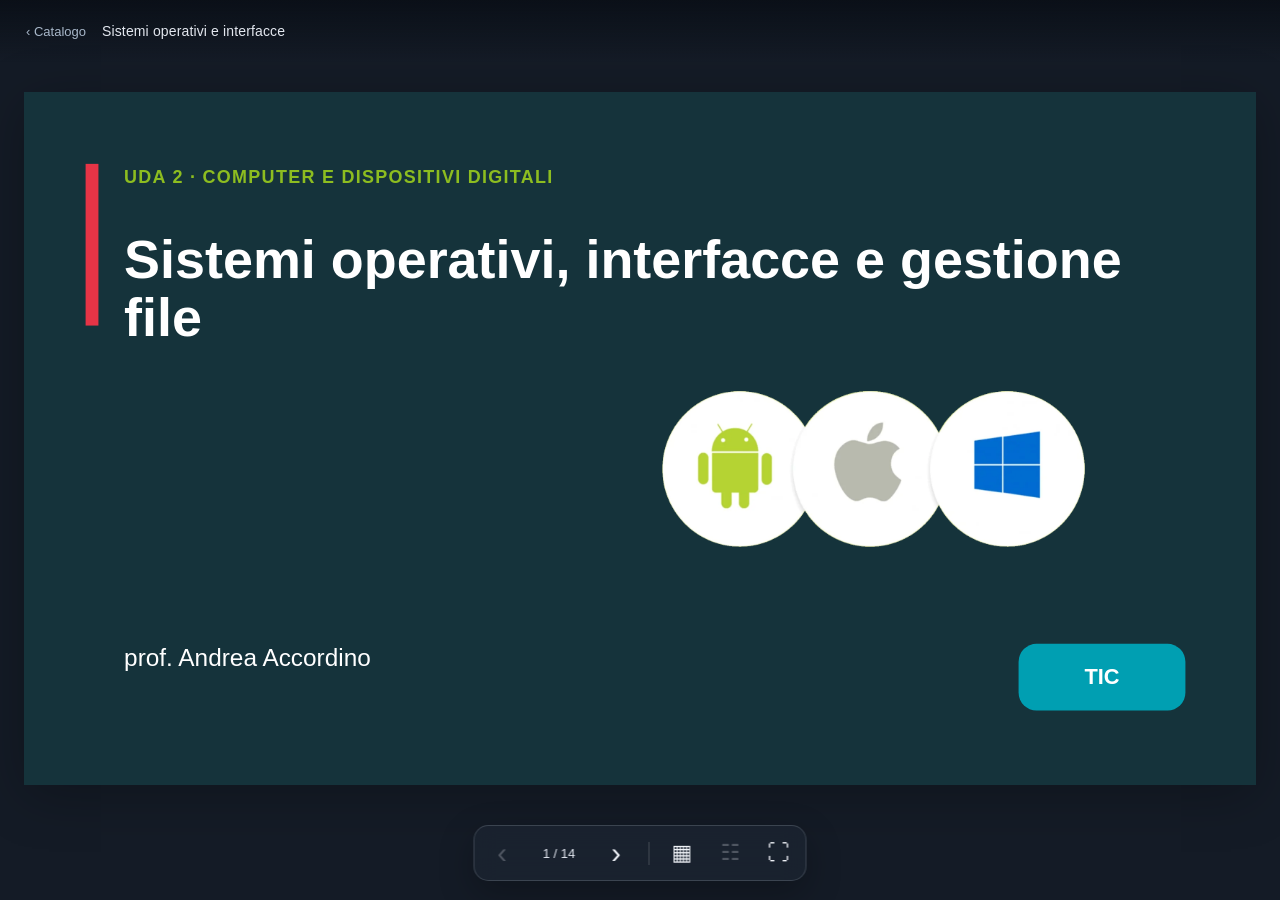
<file: tic-uda2-sistemi-operativi-2026/index.html>
<!doctype html><html lang="it"><head><meta charset="utf-8"><meta name="viewport" content="width=device-width,initial-scale=1"><meta http-equiv="Content-Security-Policy" content="default-src 'none'; img-src 'self'; script-src 'self'; style-src 'self' 'unsafe-inline'; connect-src 'none'; object-src 'none'; base-uri 'none'; form-action 'none'; frame-src https://accortic-b69ab.web.app https://accordino.it https://andreoid87.github.io https://edu.accordino.it"><title>Sistemi operativi e interfacce</title><link rel="stylesheet" href="slides.css"></head><body data-slide-width="960" data-slide-height="540"><header><h1>Sistemi operativi e interfacce</h1><label>Slide <select id="selection"><option value="">Tutte</option><option value="slide-1771da25-c3fe-4160-9da4-6115495898b2">Copertina — Sistemi operativi e interfacce</option><option value="slide-ae2b7525-29b5-4389-8254-4a537233f034">Perché serve un sistema operativo?</option><option value="os-03-interfacce">CLI, GUI e touch</option><option value="os-02-famiglie">Tipologie di sistemi operativi</option><option value="os-04-windows">Windows 11: la Scrivania</option><option value="os-05-macos">macOS: la Scrivania</option><option value="os-06-ubuntu">Ubuntu Linux: l&#39;interfaccia</option><option value="os-07-mobile">Android, quali sono i principali elementi dell&#39;interfaccia?</option><option value="slide-2de943a1-9fcf-4ae4-8cb0-246ec6eed82a">Android, quali gesti usiamo ogni giorno?</option><option value="os-08-notifiche-controlli-2026">iOS, quali sono i principali elementi dell&#39;interfaccia?</option><option value="slide-5baf5e9a-c348-4155-bfbd-6f8f68aa5c26">iOS, quali gesti usiamo ogni giorno</option><option value="os-08-cartelle-percorsi">File, cartelle e percorsi</option><option value="os-09-estensioni">Estensioni e formati dei file</option><option value="os-10-operazioni-file">Operazioni sui file</option></select></label><button id="zoom">Ingrandisci</button></header><main><section class="slide" id="slide-1771da25-c3fe-4160-9da4-6115495898b2"><style>* { box-sizing: border-box; } body {margin: 0;}.canvas{position:relative;width:960px;height:540px;overflow-x:hidden;overflow-y:hidden;background-image:initial;background-position-x:initial;background-position-y:initial;background-size:initial;background-repeat:initial;background-attachment:initial;background-origin:initial;background-clip:initial;background-color:rgb(246, 245, 239);color:rgb(28, 51, 59);font-family:Arial, sans-serif;}#ij04ac{position:absolute;left:78px;top:108px;width:790px;height:118px;margin:0px;font-size:42px;font-family:Arial, sans-serif;font-weight:700;line-height:1.08;color:#ffffff;z-index:5;}#ibjpicw{position:absolute;left:0%;top:-40.77319385480913%;width:100%;height:140.77319385480914%;max-width:none;max-height:none;margin:0;padding:0;object-fit:fill;display:block;}#crop-58d42ace-45ce-4a7d-8247-9d0322088b0e{position:absolute;left:0px;top:73.88429696785701px;width:340px;height:121.95728719055883px;object-fit:contain;box-sizing:border-box;padding:0;border:none;overflow:hidden;translate:497.264px 158.476px;}#accortic-cover-bar-uda2{position:absolute;left:48px;top:56px;width:10px;height:126px;background:#e63446;z-index:4;}#accortic-cover-eyebrow-uda2{position:absolute;left:78px;top:58px;width:720px;margin:0px;font:700 14px/1.2 Arial,sans-serif;letter-spacing:1px;color:#8dbd20;z-index:5;}#accortic-cover-author-uda2{position:absolute;left:78px;top:430px;width:380px;margin:0px;font:400 19px/1.2 Arial,sans-serif;color:#ffffff;z-index:5;}#accortic-cover-tag-uda2{position:absolute;left:775px;top:430px;width:130px;height:52px;border-radius:14px;background:#009fb2;color:#ffffff;display:flex;align-items:center;justify-content:center;font:700 17px/1.2 Arial,sans-serif;z-index:5;}#iqkjgp{background:#15333b;color:#ffffff;}</style><div class="viewport"><div class="surface"><div id="iqkjgp" data-accortic-slide-theme="accortic-cover" class="canvas"><h1 id="ij04ac">Sistemi operativi, interfacce e gestione file</h1><div id="crop-58d42ace-45ce-4a7d-8247-9d0322088b0e" data-slide-crop="true" data-slide-crop-rect="{&quot;x&quot;:0,&quot;y&quot;:0.2896374852222352,&quot;w&quot;:1,&quot;h&quot;:0.7103625147777648}"><img alt="image.png" src="assets/a5b3b976c78a28728150.webp" id="ibjpicw"></div><div id="accortic-cover-bar-uda2" data-accortic-cover-part="bar"></div><p id="accortic-cover-eyebrow-uda2" data-accortic-cover-part="eyebrow">UDA 2 · COMPUTER E DISPOSITIVI DIGITALI</p><p id="accortic-cover-author-uda2" data-accortic-cover-part="author">prof. Andrea Accordino</p><div id="accortic-cover-tag-uda2" data-accortic-cover-part="tag">TIC</div></div></div></div><p></p></section><section class="slide" id="slide-ae2b7525-29b5-4389-8254-4a537233f034"><style>* { box-sizing: border-box; } body {margin: 0;}.canvas{position:relative;width:960px;height:540px;overflow-x:hidden;overflow-y:hidden;background-image:initial;background-position-x:initial;background-position-y:initial;background-size:initial;background-repeat:initial;background-attachment:initial;background-origin:initial;background-clip:initial;background-color:rgb(246, 245, 239);color:rgb(28, 51, 59);font-family:Arial, sans-serif;}#node-d029d2cc-e437-4db1-9223-a93e0188dca6{position:absolute;left:44px;top:19px;width:550px;height:20px;font-family:Arial, sans-serif;font-size:14px;font-weight:700;color:#007B8D;line-height:1.14;white-space:pre-wrap;box-sizing:border-box;letter-spacing:1.1px;}#node-650779fe-8afc-4557-9726-646071872038{position:absolute;left:44px;top:49px;width:852px;height:45px;font-family:Arial, sans-serif;font-size:35px;font-weight:700;color:#15333B;line-height:1.14;white-space:pre-wrap;box-sizing:border-box;}#node-1e3bb136-6b31-422a-8dfe-14e938d3344a{position:absolute;left:45px;top:99px;width:855px;height:28px;font-family:Arial, sans-serif;font-size:18px;font-weight:400;color:#5C6C71;line-height:1.14;white-space:pre-wrap;box-sizing:border-box;}#node-29f00d30-d3fe-45e4-8fdc-c46eabd317d1{position:absolute;left:44px;top:512px;width:875px;height:18px;font-family:Arial, sans-serif;font-size:12px;font-weight:400;color:#5C6C71;line-height:1.14;white-space:pre-wrap;box-sizing:border-box;}#node-da2fdd2b-1001-44ce-a73f-179a24e2b484{position:absolute;left:100px;top:148px;width:760px;height:58px;background:#E8F3F3;border-radius:13px;box-sizing:border-box;border:1px solid #D1DFE0;}#node-56246dab-daa1-424a-aab8-02db295fd8a5{position:absolute;left:123px;top:159px;width:258px;height:23px;font-family:Arial, sans-serif;font-size:23px;font-weight:700;color:#15333B;line-height:1.14;white-space:pre-wrap;box-sizing:border-box;}#node-5daa6874-0354-44e9-b343-0dc507b86a42{position:absolute;left:405px;top:163px;width:418px;height:30px;font-family:Arial, sans-serif;font-size:19px;font-weight:400;color:#15333B;line-height:1.14;white-space:pre-wrap;box-sizing:border-box;}#node-aa3d17b4-1651-4385-aadf-72b7ec84fe6d{position:absolute;left:463px;top:205px;width:38px;height:23px;font-family:Arial, sans-serif;font-size:23px;font-weight:700;color:#007B8D;line-height:1.14;white-space:pre-wrap;box-sizing:border-box;text-align:center;}#node-028a3289-e947-408a-9830-c93d3c28376b{position:absolute;left:100px;top:224px;width:760px;height:58px;background:#F4EEE5;border-radius:13px;box-sizing:border-box;border:1px solid #D1DFE0;}#node-c0f741a8-b421-4257-84b9-ddeda3d7b937{position:absolute;left:123px;top:235px;width:258px;height:23px;font-family:Arial, sans-serif;font-size:23px;font-weight:700;color:#15333B;line-height:1.14;white-space:pre-wrap;box-sizing:border-box;}#node-954344de-4f18-4bbc-87ad-9e03abc9504e{position:absolute;left:405px;top:239px;width:418px;height:30px;font-family:Arial, sans-serif;font-size:19px;font-weight:400;color:#15333B;line-height:1.14;white-space:pre-wrap;box-sizing:border-box;}#node-594d8a5f-1ff2-42f7-a171-5928ada1d08c{position:absolute;left:463px;top:281px;width:38px;height:23px;font-family:Arial, sans-serif;font-size:23px;font-weight:700;color:#007B8D;line-height:1.14;white-space:pre-wrap;box-sizing:border-box;text-align:center;}#node-bcaa7734-48d5-43b8-9f76-9a18ea1eead9{position:absolute;left:100px;top:300px;width:760px;height:58px;background:#DDF2F2;border-radius:13px;box-sizing:border-box;border:1px solid #D1DFE0;}#node-bcf09e84-8e9e-494d-b8dd-b7ed884b4808{position:absolute;left:123px;top:311px;width:258px;height:23px;font-family:Arial, sans-serif;font-size:23px;font-weight:700;color:#15333B;line-height:1.14;white-space:pre-wrap;box-sizing:border-box;}#node-889e8f70-6f19-4422-8ed4-93292659ed71{position:absolute;left:405px;top:315px;width:418px;height:30px;font-family:Arial, sans-serif;font-size:19px;font-weight:400;color:#15333B;line-height:1.14;white-space:pre-wrap;box-sizing:border-box;}#node-6ea91d67-07a4-480f-af4a-c5131973418f{position:absolute;left:463px;top:357px;width:38px;height:23px;font-family:Arial, sans-serif;font-size:23px;font-weight:700;color:#007B8D;line-height:1.14;white-space:pre-wrap;box-sizing:border-box;text-align:center;}#node-dd8b5257-7973-4b5f-b0e3-433ba9dae488{position:absolute;left:100px;top:376px;width:760px;height:58px;background:#E9EDF1;border-radius:13px;box-sizing:border-box;border:1px solid #D1DFE0;}#node-02fd1f20-40c5-45e0-94c5-ed89e7d8cd92{position:absolute;left:123px;top:387px;width:258px;height:23px;font-family:Arial, sans-serif;font-size:23px;font-weight:700;color:#15333B;line-height:1.14;white-space:pre-wrap;box-sizing:border-box;}#node-9e7f9281-15f6-41b3-b505-b0701430bd26{position:absolute;left:405px;top:391px;width:418px;height:30px;font-family:Arial, sans-serif;font-size:19px;font-weight:400;color:#15333B;line-height:1.14;white-space:pre-wrap;box-sizing:border-box;}#node-69b5744f-a11f-49e5-b329-7772b58ea11e{position:absolute;left:103px;top:464px;width:765px;height:36px;font-family:Arial, sans-serif;font-size:17px;font-weight:400;color:#5C6C71;line-height:1.14;white-space:pre-wrap;box-sizing:border-box;text-align:center;}#node-37573cc9-47e6-4887-a1a8-8c3903565a7f{position:relative;width:960px;height:540px;background:#F6F5EF;color:#15333B;font-family:Arial, sans-serif;overflow:hidden;}#iso9z7{position:absolute;left:900px;top:30px;width:39px;height:31px;display:flex;align-items:center;justify-content:center;background:#e63446;color:#ffffff;font-family:Arial,sans-serif;font-size:18px;font-weight:700;border-radius:3px;box-sizing:border-box;z-index:1000;}</style><div class="viewport"><div class="surface"><div id="node-37573cc9-47e6-4887-a1a8-8c3903565a7f" class="canvas"><div id="node-d029d2cc-e437-4db1-9223-a93e0188dca6">UDA 2  /  SISTEMI OPERATIVI</div><div id="node-650779fe-8afc-4557-9726-646071872038">A che cosa serve un sistema operativo?</div><div id="node-1e3bb136-6b31-422a-8dfe-14e938d3344a">È il software di base che rende utilizzabile un dispositivo.</div><div id="node-29f00d30-d3fe-45e4-8fdc-c46eabd317d1">Libro: Unità 4, p. 60–62 · Schema originale</div><div id="node-da2fdd2b-1001-44ce-a73f-179a24e2b484"></div><div id="node-56246dab-daa1-424a-aab8-02db295fd8a5">UTENTE</div><div id="node-5daa6874-0354-44e9-b343-0dc507b86a42">sceglie cosa fare</div><div id="node-aa3d17b4-1651-4385-aadf-72b7ec84fe6d">↓</div><div id="node-028a3289-e947-408a-9830-c93d3c28376b"></div><div id="node-c0f741a8-b421-4257-84b9-ddeda3d7b937">APPLICAZIONI</div><div id="node-954344de-4f18-4bbc-87ad-9e03abc9504e">browser, foto, giochi</div><div id="node-594d8a5f-1ff2-42f7-a171-5928ada1d08c">↓</div><div id="node-bcaa7734-48d5-43b8-9f76-9a18ea1eead9"></div><div id="node-bcf09e84-8e9e-494d-b8dd-b7ed884b4808">SISTEMA OPERATIVO</div><div id="node-889e8f70-6f19-4422-8ed4-93292659ed71">coordina le richieste</div><div id="node-6ea91d67-07a4-480f-af4a-c5131973418f">↓</div><div id="node-dd8b5257-7973-4b5f-b0e3-433ba9dae488"></div><div id="node-02fd1f20-40c5-45e0-94c5-ed89e7d8cd92">HARDWARE</div><div id="node-9e7f9281-15f6-41b3-b505-b0701430bd26">CPU, RAM, periferiche</div><div id="node-69b5744f-a11f-49e5-b329-7772b58ea11e">Esempio: quando apri un'immagine, il sistema fa collaborare applicazione, memoria e schermo.</div><div data-accortic-page-number="v1" aria-label="Numero della slide" id="iso9z7">1</div></div></div></div><p>Dal bit all&#39;intelligenza artificiale, Unità 4, pp. 60–62. Relazione utente–software–hardware.</p></section><section class="slide" id="os-03-interfacce"><style>* { box-sizing: border-box; } body {margin: 0;}.canvas{position:relative;width:960px;height:540px;overflow-x:hidden;overflow-y:hidden;background-image:initial;background-position-x:initial;background-position-y:initial;background-size:initial;background-repeat:initial;background-attachment:initial;background-origin:initial;background-clip:initial;background-color:rgb(246, 245, 239);color:rgb(28, 51, 59);font-family:Arial, sans-serif;}#node-46157aad-bfea-4598-be74-7afd665e6a6b{position:absolute;left:44px;top:19px;width:550px;height:20px;font-family:Arial, sans-serif;font-size:14px;font-weight:700;color:#007B8D;line-height:1.14;white-space:pre-wrap;box-sizing:border-box;letter-spacing:1.1px;}#node-30bb8384-1f04-4c6d-a670-14aae0170217{position:absolute;left:44px;top:49px;width:852px;height:45px;font-family:Arial, sans-serif;font-size:35px;font-weight:700;color:#15333B;line-height:1.14;white-space:pre-wrap;box-sizing:border-box;}#node-47470fe1-0b8f-409c-8175-90519a86bcb2{position:absolute;left:45px;top:99px;width:855px;height:28px;font-family:Arial, sans-serif;font-size:18px;font-weight:400;color:#5C6C71;line-height:1.14;white-space:pre-wrap;box-sizing:border-box;}#node-62c99f6f-3005-409b-966c-0fa2feff34d0{position:absolute;left:44px;top:512px;width:875px;height:18px;font-family:Arial, sans-serif;font-size:12px;font-weight:400;color:#5C6C71;line-height:1.14;white-space:pre-wrap;box-sizing:border-box;}#node-18f6837e-a527-4b71-9306-322c3bdb35c2{position:absolute;left:43px;top:145px;width:284px;height:302px;background:#FFFFFF;border-radius:14px;box-sizing:border-box;border:1px solid #CCE1E2;}#node-a99de6d9-fe07-4d3f-a48b-dd925aef2cbf{position:absolute;left:65px;top:329px;width:240px;height:28px;font-family:Arial, sans-serif;font-size:24px;font-weight:700;color:#007B8D;line-height:1.14;white-space:pre-wrap;box-sizing:border-box;text-align:center;}#node-6600f7de-f6b7-4199-b2ea-5429c4f7c3a0{position:absolute;left:67px;top:366px;width:236px;height:25px;font-family:Arial, sans-serif;font-size:19px;font-weight:700;color:#15333B;line-height:1.14;white-space:pre-wrap;box-sizing:border-box;text-align:center;translate:0px;}#node-8a9623eb-9ce2-4155-b0e3-e0dbb837e7b5{position:absolute;left:62px;top:403px;width:247px;height:39px;font-family:Arial, sans-serif;font-size:16px;font-weight:400;color:#5C6C71;line-height:1.14;white-space:pre-wrap;box-sizing:border-box;text-align:center;}#node-0daab170-37b0-4a3c-965e-b20203e74a3d{position:absolute;left:349px;top:145px;width:284px;height:302px;background:#FFFFFF;border-radius:14px;box-sizing:border-box;border:1px solid #CCE1E2;}#node-15503305-64cd-411c-b9cf-ec7539e44edc{position:absolute;left:366px;top:164px;width:250px;height:144px;background:#E4EDF1;border-radius:10px;box-sizing:border-box;}#node-8f287ec4-9f9d-4418-9ecd-e7136030ce8d{position:absolute;left:384px;top:184px;width:212px;height:110px;background:#FFFFFF;border-radius:8px;box-sizing:border-box;}#node-dce0700a-81c0-43b7-97aa-4330ae6691ff{position:absolute;left:384px;top:184px;width:212px;height:22px;background:#476878;border-radius:7px;box-sizing:border-box;}#node-c8b7f757-4ed7-4d3e-b73d-5957d0216c74{position:absolute;left:407px;top:187px;width:149px;height:16px;font-family:Arial, sans-serif;font-size:13px;font-weight:700;color:#FFFFFF;line-height:1.14;white-space:pre-wrap;box-sizing:border-box;}#node-3dcd4f14-2283-4f8c-b923-6b287a6c7ab2{position:absolute;left:407px;top:227px;width:34px;height:30px;background:#E5AF54;border-radius:5px;box-sizing:border-box;}#node-cd037374-34dd-4237-bd5d-f4b7e9a97482{position:absolute;left:414px;top:231px;width:27px;height:20px;font-family:Arial, sans-serif;font-size:18px;font-weight:400;color:#15333B;line-height:1.14;white-space:pre-wrap;box-sizing:border-box;}#node-490ebafb-f4bb-4e34-aee9-bb13ef048a80{position:absolute;left:469px;top:227px;width:34px;height:30px;background:#6DB3C3;border-radius:5px;box-sizing:border-box;}#node-a288b3df-bdca-49bf-9db8-ef58a5fae7db{position:absolute;left:476px;top:231px;width:27px;height:20px;font-family:Arial, sans-serif;font-size:18px;font-weight:400;color:#15333B;line-height:1.14;white-space:pre-wrap;box-sizing:border-box;}#node-996ff416-b538-4098-9078-27825166fb56{position:absolute;left:531px;top:227px;width:34px;height:30px;background:#8BABE2;border-radius:5px;box-sizing:border-box;}#node-23a2b375-bc09-4bc8-aa82-79b59015a896{position:absolute;left:538px;top:231px;width:27px;height:20px;font-family:Arial, sans-serif;font-size:18px;font-weight:400;color:#15333B;line-height:1.14;white-space:pre-wrap;box-sizing:border-box;}#node-32878516-56ed-48d9-afe6-00cfb86c30c0{position:absolute;left:371px;top:329px;width:240px;height:28px;font-family:Arial, sans-serif;font-size:24px;font-weight:700;color:#007B8D;line-height:1.14;white-space:pre-wrap;box-sizing:border-box;text-align:center;}#node-049a67a9-509c-4f14-abb4-b8e460dfadd5{position:absolute;left:373px;top:366px;width:236px;height:25px;font-family:Arial, sans-serif;font-size:19px;font-weight:700;color:#15333B;line-height:1.14;white-space:pre-wrap;box-sizing:border-box;text-align:center;}#node-9dacb7e0-a292-4f10-8cc3-3610ab6e3d5f{position:absolute;left:368px;top:403px;width:247px;height:39px;font-family:Arial, sans-serif;font-size:16px;font-weight:400;color:#5C6C71;line-height:1.14;white-space:pre-wrap;box-sizing:border-box;text-align:center;}#node-a3de5529-da89-463c-a5ba-ab1fb818be75{position:absolute;left:655px;top:145px;width:284px;height:302px;background:#FFFFFF;border-radius:14px;box-sizing:border-box;border:1px solid #CCE1E2;}#node-837c8039-e1ff-4cb7-a0ba-02c47cea8092{position:absolute;left:672px;top:164px;width:250px;height:144px;background:#DAE5F0;border-radius:10px;box-sizing:border-box;}#node-b3ab2772-f52f-4870-979b-e5464d4516b0{position:absolute;left:756px;top:174px;width:80px;height:123px;background:#1D3544;border-radius:15px;box-sizing:border-box;}#node-1679cb4b-7ff6-484b-814e-dcea28f23e29{position:absolute;left:761px;top:181px;width:70px;height:109px;background:#70A5D9;border-radius:10px;box-sizing:border-box;}#node-bab1a8c2-c938-499c-b34e-021212221b06{position:absolute;left:772px;top:202px;width:15px;height:17px;background:#EBBC6C;border-radius:4px;box-sizing:border-box;}#node-ba063087-174e-4b5e-9f8e-6ce7c0b66f3e{position:absolute;left:792px;top:202px;width:15px;height:17px;background:#5BC3A7;border-radius:4px;box-sizing:border-box;}#node-a995e02a-4a5c-4cf5-ada4-28a00402b572{position:absolute;left:812px;top:202px;width:15px;height:17px;background:#F08F82;border-radius:4px;box-sizing:border-box;}#node-c2b5016e-b393-45fc-9235-28ee6e363f68{position:absolute;left:772px;top:233px;width:15px;height:17px;background:#8EAFDD;border-radius:4px;box-sizing:border-box;}#node-4fb2fbc2-fd7b-43f4-862e-2dd89976d25e{position:absolute;left:792px;top:233px;width:15px;height:17px;background:#EBBC6C;border-radius:4px;box-sizing:border-box;}#node-26564658-8ccb-48d0-b9a4-aeb71beceaa5{position:absolute;left:812px;top:233px;width:15px;height:17px;background:#5BC3A7;border-radius:4px;box-sizing:border-box;}#node-d67acf87-6cf6-43d7-b948-06aa0096f0a5{position:absolute;left:783px;top:279px;width:27px;height:3px;background:#D9ECEF;border-radius:2px;box-sizing:border-box;}#node-f9b0c29f-213c-43f2-9248-8f79b52dce54{position:absolute;left:677px;top:329px;width:240px;height:28px;font-family:Arial, sans-serif;font-size:24px;font-weight:700;color:#007B8D;line-height:1.14;white-space:pre-wrap;box-sizing:border-box;text-align:center;}#node-6cf1d38c-54b4-46a0-8419-52a3336cd164{position:absolute;left:679px;top:366px;width:236px;height:25px;font-family:Arial, sans-serif;font-size:19px;font-weight:700;color:#15333B;line-height:1.14;white-space:pre-wrap;box-sizing:border-box;text-align:center;}#node-ac3b02ab-d286-4891-80a9-fda4efaa8474{position:absolute;left:674px;top:403px;width:247px;height:39px;font-family:Arial, sans-serif;font-size:16px;font-weight:400;color:#5C6C71;line-height:1.14;white-space:pre-wrap;box-sizing:border-box;text-align:center;}#node-a802c420-f309-473b-ad4c-1e368b9bd918{position:absolute;left:63px;top:470px;width:842px;height:27px;font-family:Arial, sans-serif;font-size:17px;font-weight:400;color:#5C6C71;line-height:1.14;white-space:pre-wrap;box-sizing:border-box;text-align:center;}#node-93b40c97-1071-48b9-935b-bdc45487e676{position:relative;width:960px;height:540px;background:#F6F5EF;color:#15333B;font-family:Arial, sans-serif;overflow:hidden;}#icbngt{position:absolute;left:900px;top:30px;width:39px;height:31px;display:flex;align-items:center;justify-content:center;background:#e63446;color:#ffffff;font-family:Arial,sans-serif;font-size:18px;font-weight:700;border-radius:3px;box-sizing:border-box;z-index:1000;}#iwodva{font-family:Arial,sans-serif;font-size:24px;font-weight:700;color:#15333b;margin:0;}#ijymre{font-family:Arial,sans-serif;font-size:17px;color:#345a66;margin:0;}#ixxll7{display:flex;flex-direction:column;height:100%;padding:22px;box-sizing:border-box;justify-content:center;align-items:center;text-align:center;gap:12px;}#item-3b21ab48-5ecb-4dca-b07b-a5a18eddde29{position:absolute;left:203px;top:116px;width:252px;height:144px;margin:0;box-sizing:border-box;z-index:40;background:#e8f3f5;border:2px solid #83b3c1;border-radius:12px;overflow:hidden;translate:-144px 48px;}</style><div class="viewport"><div class="surface"><div id="node-93b40c97-1071-48b9-935b-bdc45487e676" class="canvas"><div id="node-46157aad-bfea-4598-be74-7afd665e6a6b">UDA 2  /  SISTEMI OPERATIVI</div><div id="node-30bb8384-1f04-4c6d-a670-14aae0170217">Tre modi di interagire</div><div id="node-47470fe1-0b8f-409c-8175-90519a86bcb2">Il sistema operativo può offrire più interfacce sullo stesso dispositivo.</div><div id="node-62c99f6f-3005-409b-966c-0fa2feff34d0">Libro: Unità 4, pp. 61–62 · Interfacce illustrative</div><div id="node-18f6837e-a527-4b71-9306-322c3bdb35c2"></div><div id="node-a99de6d9-fe07-4d3f-a48b-dd925aef2cbf">CLI</div><div id="node-6600f7de-f6b7-4199-b2ea-5429c4f7c3a0">Riga di comando</div><div id="node-8a9623eb-9ce2-4155-b0e3-e0dbb837e7b5">Si digitano istruzioni.</div><div id="node-0daab170-37b0-4a3c-965e-b20203e74a3d"></div><div id="node-15503305-64cd-411c-b9cf-ec7539e44edc"></div><div id="node-8f287ec4-9f9d-4418-9ecd-e7136030ce8d"></div><div id="node-dce0700a-81c0-43b7-97aa-4330ae6691ff"></div><div id="node-c8b7f757-4ed7-4d3e-b73d-5957d0216c74">Documenti</div><div id="node-3dcd4f14-2283-4f8c-b923-6b287a6c7ab2"></div><div id="node-cd037374-34dd-4237-bd5d-f4b7e9a97482">📁</div><div id="node-490ebafb-f4bb-4e34-aee9-bb13ef048a80"></div><div id="node-a288b3df-bdca-49bf-9db8-ef58a5fae7db">▤</div><div id="node-996ff416-b538-4098-9078-27825166fb56"></div><div id="node-23a2b375-bc09-4bc8-aa82-79b59015a896">▥</div><div id="node-32878516-56ed-48d9-afe6-00cfb86c30c0">GUI</div><div id="node-049a67a9-509c-4f14-abb4-b8e460dfadd5">Interfaccia grafica</div><div id="node-9dacb7e0-a292-4f10-8cc3-3610ab6e3d5f">Si usano finestre, menu e icone.</div><div id="node-a3de5529-da89-463c-a5ba-ab1fb818be75"></div><div id="node-837c8039-e1ff-4cb7-a0ba-02c47cea8092"></div><div id="node-b3ab2772-f52f-4870-979b-e5464d4516b0"></div><div id="node-1679cb4b-7ff6-484b-814e-dcea28f23e29"></div><div id="node-bab1a8c2-c938-499c-b34e-021212221b06"></div><div id="node-ba063087-174e-4b5e-9f8e-6ce7c0b66f3e"></div><div id="node-a995e02a-4a5c-4cf5-ada4-28a00402b572"></div><div id="node-c2b5016e-b393-45fc-9235-28ee6e363f68"></div><div id="node-4fb2fbc2-fd7b-43f4-862e-2dd89976d25e"></div><div id="node-26564658-8ccb-48d0-b9a4-aeb71beceaa5"></div><div id="node-d67acf87-6cf6-43d7-b948-06aa0096f0a5"></div><div id="node-f9b0c29f-213c-43f2-9248-8f79b52dce54">TOUCH</div><div id="node-6cf1d38c-54b4-46a0-8419-52a3336cd164">Interazione tattile</div><div id="node-ac3b02ab-d286-4891-80a9-fda4efaa8474">Si toccano e si scorrono gli oggetti.</div><div id="node-a802c420-f309-473b-ad4c-1e368b9bd918">Touch indica come si impartiscono i comandi, non una categoria distinta di sistema operativo.</div><div data-accortic-page-number="v1" aria-label="Numero della slide" id="icbngt">2</div><div id="item-3b21ab48-5ecb-4dca-b07b-a5a18eddde29" data-accortic-object="miniapp" aria-label="Miniapp: MS-DOS" data-accortic-miniapp="v1" data-accortic-miniapp-id="miniapp-6a334ca8-17f8-4c27-9dfb-4c371857c848" data-accortic-miniapp-title="MS-DOS" data-accortic-miniapp-url="https://edu.accordino.it/miniapp/ms-dos/"><div id="ixxll7"><p id="iwodva">MS-DOS</p><p id="ijymre">Miniapp collegata: usa Prova per interagire.</p></div></div></div></div></div><p>Libro, Unità 4, pp. 61–62: interfaccia a riga di comando e interfaccia grafica. Touch come modalità di interazione.</p></section><section class="slide" id="os-02-famiglie"><style>* { box-sizing: border-box; } body {margin: 0;}.canvas{position:relative;width:960px;height:540px;overflow-x:hidden;overflow-y:hidden;background-image:initial;background-position-x:initial;background-position-y:initial;background-size:initial;background-repeat:initial;background-attachment:initial;background-origin:initial;background-clip:initial;background-color:rgb(246, 245, 239);color:rgb(28, 51, 59);font-family:Arial, sans-serif;}#node-5478707e-f92c-4cfd-a7ea-c41436fdd0aa{position:absolute;left:44px;top:19px;width:550px;height:20px;font-family:Arial, sans-serif;font-size:14px;font-weight:700;color:#007B8D;line-height:1.14;white-space:pre-wrap;box-sizing:border-box;letter-spacing:1.1px;}#node-96ca245c-d451-4e60-a204-3c5ac99437c4{position:absolute;left:44px;top:49px;width:852px;height:45px;font-family:Arial, sans-serif;font-size:35px;font-weight:700;color:#15333B;line-height:1.14;white-space:pre-wrap;box-sizing:border-box;}#node-98d90fdc-6ff2-49c2-aebc-f4055ac1af53{position:absolute;left:45px;top:99px;width:855px;height:28px;font-family:Arial, sans-serif;font-size:18px;font-weight:400;color:#5C6C71;line-height:1.14;white-space:pre-wrap;box-sizing:border-box;}#node-2791b634-5fa2-43ca-8084-f89651dd099d{position:absolute;left:44px;top:512px;width:875px;height:18px;font-family:Arial, sans-serif;font-size:12px;font-weight:400;color:#5C6C71;line-height:1.14;white-space:pre-wrap;box-sizing:border-box;}#node-1328d4d7-b750-47ec-9a9f-df353d4b391a{position:absolute;left:40px;top:145px;width:211px;height:300px;background:#FFFFFF;border-radius:14px;box-sizing:border-box;border:1px solid #CCE1E2;}#node-064a0813-33ce-4b48-b8ff-f131c63dc035{position:absolute;left:60px;top:165px;width:171px;height:119px;background:#DDF2F2;border-radius:12px;box-sizing:border-box;}#node-8ebf4ee4-e2bd-40aa-8f39-58b78c5f1328{position:absolute;left:84px;top:185px;width:122px;height:73px;background:#2C4D59;border-radius:9px;box-sizing:border-box;}#node-8a1e4204-da56-41ed-9799-37339140a034{position:absolute;left:93px;top:193px;width:104px;height:57px;background:#CBE6EF;border-radius:5px;box-sizing:border-box;}#node-ee51dd3f-ec47-41a1-81ea-d19023406f18{position:absolute;left:136px;top:259px;width:18px;height:12px;background:#577885;border-radius:0px;box-sizing:border-box;}#node-2b9d4374-3750-4721-87ad-94b46a9e3a53{position:absolute;left:111px;top:269px;width:68px;height:5px;background:#577885;border-radius:2px;box-sizing:border-box;}#node-646f46f7-67b0-425d-b91a-e64f20966914{position:absolute;left:57px;top:301px;width:177px;height:24px;font-family:Arial, sans-serif;font-size:21px;font-weight:700;color:#15333B;line-height:1.14;white-space:pre-wrap;box-sizing:border-box;text-align:center;}#node-1d683752-e7f1-4caf-94a5-8b54193a4927{position:absolute;left:55px;top:333px;width:182px;height:52px;font-family:Arial, sans-serif;font-size:17px;font-weight:400;color:#5C6C71;line-height:1.14;white-space:pre-wrap;box-sizing:border-box;text-align:center;}#node-e1601498-d5a0-432b-9fca-49e6836c0c39{position:absolute;left:55px;top:393px;width:182px;height:48px;font-family:Arial, sans-serif;font-size:16px;font-weight:700;color:#007B8D;line-height:1.14;white-space:pre-wrap;box-sizing:border-box;text-align:center;}#node-3ce115da-59fc-4cff-b130-812aa6b93818{position:absolute;left:270px;top:145px;width:211px;height:300px;background:#FFFFFF;border-radius:14px;box-sizing:border-box;border:1px solid #CCE1E2;}#node-35d05d39-dd90-43a4-b12e-4b885db7a151{position:absolute;left:290px;top:165px;width:171px;height:119px;background:#F4EDE2;border-radius:12px;box-sizing:border-box;}#node-cf7ff57d-c958-49b7-89d4-8612b5cbff4b{position:absolute;left:347px;top:177px;width:58px;height:101px;background:#213943;border-radius:12px;box-sizing:border-box;}#node-03e0d483-e626-4785-b0f6-aa76ec1037d6{position:absolute;left:352px;top:184px;width:48px;height:83px;background:#91CCE2;border-radius:7px;box-sizing:border-box;}#node-db3a73a4-a2a7-4f3a-bce7-6138e3a9a8bc{position:absolute;left:368px;top:188px;width:17px;height:3px;background:#30434B;border-radius:2px;box-sizing:border-box;}#node-3ede9ff1-2d95-41b3-8bd0-0aa2d8f2fe5f{position:absolute;left:287px;top:301px;width:177px;height:24px;font-family:Arial, sans-serif;font-size:21px;font-weight:700;color:#15333B;line-height:1.14;white-space:pre-wrap;box-sizing:border-box;text-align:center;}#node-6c94db6d-53a1-4322-bd7a-df2123f97217{position:absolute;left:285px;top:333px;width:182px;height:52px;font-family:Arial, sans-serif;font-size:17px;font-weight:400;color:#5C6C71;line-height:1.14;white-space:pre-wrap;box-sizing:border-box;text-align:center;}#node-889b9684-82cc-46e6-afc3-6751c00ae6e7{position:absolute;left:285px;top:393px;width:182px;height:48px;font-family:Arial, sans-serif;font-size:16px;font-weight:700;color:#007B8D;line-height:1.14;white-space:pre-wrap;box-sizing:border-box;text-align:center;}#node-af2fa569-d873-4359-a37f-064506fa88d6{position:absolute;left:500px;top:145px;width:211px;height:300px;background:#FFFFFF;border-radius:14px;box-sizing:border-box;border:1px solid #CCE1E2;}#node-cd6f6203-9642-40c9-ae12-24a98faeef6b{position:absolute;left:520px;top:165px;width:171px;height:119px;background:#E8EDF3;border-radius:12px;box-sizing:border-box;}#node-4bf4b14d-c563-41bc-9119-fa43000488ba{position:absolute;left:550px;top:182px;width:112px;height:27px;background:#355966;border-radius:6px;box-sizing:border-box;}#node-2dce1970-3ccb-45de-b7fe-68b6e98711b7{position:absolute;left:561px;top:191px;width:10px;height:9px;background:#59C4AE;border-radius:5px;box-sizing:border-box;}#node-77b49463-7c58-4b87-a9d7-a6d9d06e58e5{position:absolute;left:578px;top:193px;width:67px;height:4px;background:#A4C4C7;border-radius:2px;box-sizing:border-box;}#node-c12d5c40-9b9d-4a4d-b7cd-f2b3b7f6e225{position:absolute;left:550px;top:214px;width:112px;height:27px;background:#355966;border-radius:6px;box-sizing:border-box;}#node-c99e37d3-17ae-4c21-8592-0284778c57fa{position:absolute;left:561px;top:223px;width:10px;height:9px;background:#59C4AE;border-radius:5px;box-sizing:border-box;}#node-ebd39170-2c13-49e4-8f3e-b68f8dd2923f{position:absolute;left:578px;top:225px;width:67px;height:4px;background:#A4C4C7;border-radius:2px;box-sizing:border-box;}#node-9d9333dd-8c42-4144-bd5e-0e03fa462385{position:absolute;left:550px;top:246px;width:112px;height:27px;background:#355966;border-radius:6px;box-sizing:border-box;}#node-961a2543-81a9-4cb3-9c49-e38275361d8e{position:absolute;left:561px;top:255px;width:10px;height:9px;background:#59C4AE;border-radius:5px;box-sizing:border-box;}#node-95c51dab-2b84-4604-b3ad-a2af0f3dd640{position:absolute;left:578px;top:257px;width:67px;height:4px;background:#A4C4C7;border-radius:2px;box-sizing:border-box;}#node-1e6ec566-bee1-4755-89c6-586cb31e2499{position:absolute;left:517px;top:301px;width:177px;height:24px;font-family:Arial, sans-serif;font-size:21px;font-weight:700;color:#15333B;line-height:1.14;white-space:pre-wrap;box-sizing:border-box;text-align:center;}#node-32a02b80-2820-4ac9-8707-8cac3235be3d{position:absolute;left:515px;top:333px;width:182px;height:52px;font-family:Arial, sans-serif;font-size:17px;font-weight:400;color:#5C6C71;line-height:1.14;white-space:pre-wrap;box-sizing:border-box;text-align:center;}#node-e11b58db-2f1a-42a2-ad46-9c24c3fbba40{position:absolute;left:515px;top:393px;width:182px;height:48px;font-family:Arial, sans-serif;font-size:16px;font-weight:700;color:#007B8D;line-height:1.14;white-space:pre-wrap;box-sizing:border-box;text-align:center;}#node-e987c73a-ffa9-40aa-b7ff-af05dbf7e808{position:absolute;left:730px;top:145px;width:211px;height:300px;background:#FFFFFF;border-radius:14px;box-sizing:border-box;border:1px solid #CCE1E2;}#node-135a9bcc-a39b-462c-8a19-9c2d985580a9{position:absolute;left:750px;top:165px;width:171px;height:119px;background:#EFF2E2;border-radius:12px;box-sizing:border-box;}#node-8fc1f975-3714-49f9-834a-92811a0535ff{position:absolute;left:793px;top:191px;width:84px;height:70px;background:#2C6866;border-radius:11px;box-sizing:border-box;}#node-5e226ec7-82ad-4951-aef9-636768662531{position:absolute;left:806px;top:205px;width:58px;height:43px;background:#86C2AD;border-radius:7px;box-sizing:border-box;}#node-85bf83dc-4b11-46d5-8f3d-0aae21e6f44e{position:absolute;left:785px;top:198px;width:8px;height:7px;background:#667D74;border-radius:0px;box-sizing:border-box;}#node-79c85337-25f4-43dc-86b6-743b91f12f5c{position:absolute;left:877px;top:198px;width:8px;height:7px;background:#667D74;border-radius:0px;box-sizing:border-box;}#node-84203b9f-d4c4-4d94-8233-595c69414480{position:absolute;left:785px;top:215px;width:8px;height:7px;background:#667D74;border-radius:0px;box-sizing:border-box;}#node-7c6c614b-e500-4777-9e44-15750ebbcddd{position:absolute;left:877px;top:215px;width:8px;height:7px;background:#667D74;border-radius:0px;box-sizing:border-box;}#node-c3fe4c7c-ad60-4029-bd47-37fd92fe820d{position:absolute;left:785px;top:232px;width:8px;height:7px;background:#667D74;border-radius:0px;box-sizing:border-box;}#node-640ceda3-0e7e-4c3f-a6ec-be8606b92f25{position:absolute;left:877px;top:232px;width:8px;height:7px;background:#667D74;border-radius:0px;box-sizing:border-box;}#node-41871503-25b2-4da7-a7bc-a3bd2bbda2c7{position:absolute;left:785px;top:249px;width:8px;height:7px;background:#667D74;border-radius:0px;box-sizing:border-box;}#node-c2af3094-38f4-47e7-93c0-c33ea709eb97{position:absolute;left:877px;top:249px;width:8px;height:7px;background:#667D74;border-radius:0px;box-sizing:border-box;}#node-e16caa56-e4f7-4346-b1fe-a220da7541ba{position:absolute;left:747px;top:301px;width:177px;height:24px;font-family:Arial, sans-serif;font-size:21px;font-weight:700;color:#15333B;line-height:1.14;white-space:pre-wrap;box-sizing:border-box;text-align:center;}#node-9d314fc2-dee3-470d-b108-c2ed0afb1fdc{position:absolute;left:745px;top:333px;width:182px;height:52px;font-family:Arial, sans-serif;font-size:17px;font-weight:400;color:#5C6C71;line-height:1.14;white-space:pre-wrap;box-sizing:border-box;text-align:center;}#node-ca48fb22-a186-4eb4-9c20-e6eaa817e6d6{position:absolute;left:745px;top:393px;width:182px;height:48px;font-family:Arial, sans-serif;font-size:16px;font-weight:700;color:#007B8D;line-height:1.14;white-space:pre-wrap;box-sizing:border-box;text-align:center;}#node-abea8ab4-945e-4808-bf64-60e4482e6056{position:absolute;left:44px;top:462px;width:877px;height:37px;font-family:Arial, sans-serif;font-size:16px;font-weight:400;color:#5C6C71;line-height:1.14;white-space:pre-wrap;box-sizing:border-box;text-align:center;}#node-f3c96585-4b55-4c4a-8269-4e3930373c3a{position:relative;width:960px;height:540px;background:#F6F5EF;color:#15333B;font-family:Arial, sans-serif;overflow:hidden;}#i3lc8q{position:absolute;left:900px;top:30px;width:39px;height:31px;display:flex;align-items:center;justify-content:center;background:#e63446;color:#ffffff;font-family:Arial,sans-serif;font-size:18px;font-weight:700;border-radius:3px;box-sizing:border-box;z-index:1000;}</style><div class="viewport"><div class="surface"><div id="node-f3c96585-4b55-4c4a-8269-4e3930373c3a" class="canvas"><div id="node-5478707e-f92c-4cfd-a7ea-c41436fdd0aa">UDA 2  /  SISTEMI OPERATIVI</div><div id="node-96ca245c-d451-4e60-a204-3c5ac99437c4">Quattro famiglie, quattro contesti</div><div id="node-98d90fdc-6ff2-49c2-aebc-f4055ac1af53">Il dispositivo e il compito guidano la scelta del sistema.</div><div id="node-2791b634-5fa2-43ca-8084-f89651dd099d">Libro: p. 61 · Esempi server/embedded integrativi</div><div id="node-1328d4d7-b750-47ec-9a9f-df353d4b391a"></div><div id="node-064a0813-33ce-4b48-b8ff-f131c63dc035"></div><div id="node-8ebf4ee4-e2bd-40aa-8f39-58b78c5f1328"></div><div id="node-8a1e4204-da56-41ed-9799-37339140a034"></div><div id="node-ee51dd3f-ec47-41a1-81ea-d19023406f18"></div><div id="node-2b9d4374-3750-4721-87ad-94b46a9e3a53"></div><div id="node-646f46f7-67b0-425d-b91a-e64f20966914">DESKTOP</div><div id="node-1d683752-e7f1-4caf-94a5-8b54193a4927">PC e portatili</div><div id="node-e1601498-d5a0-432b-9fca-49e6836c0c39">Windows · macOS · Ubuntu</div><div id="node-3ce115da-59fc-4cff-b130-812aa6b93818"></div><div id="node-35d05d39-dd90-43a4-b12e-4b885db7a151"></div><div id="node-cf7ff57d-c958-49b7-89d4-8612b5cbff4b"></div><div id="node-03e0d483-e626-4785-b0f6-aa76ec1037d6"></div><div id="node-db3a73a4-a2a7-4f3a-bce7-6138e3a9a8bc"></div><div id="node-3ede9ff1-2d95-41b3-8bd0-0aa2d8f2fe5f">MOBILE</div><div id="node-6c94db6d-53a1-4322-bd7a-df2123f97217">Smartphone e tablet</div><div id="node-889b9684-82cc-46e6-afc3-6751c00ae6e7">Android · iOS</div><div id="node-af2fa569-d873-4359-a37f-064506fa88d6"></div><div id="node-cd6f6203-9642-40c9-ae12-24a98faeef6b"></div><div id="node-4bf4b14d-c563-41bc-9119-fa43000488ba"></div><div id="node-2dce1970-3ccb-45de-b7fe-68b6e98711b7"></div><div id="node-77b49463-7c58-4b87-a9d7-a6d9d06e58e5"></div><div id="node-c12d5c40-9b9d-4a4d-b7cd-f2b3b7f6e225"></div><div id="node-c99e37d3-17ae-4c21-8592-0284778c57fa"></div><div id="node-ebd39170-2c13-49e4-8f3e-b68f8dd2923f"></div><div id="node-9d9333dd-8c42-4144-bd5e-0e03fa462385"></div><div id="node-961a2543-81a9-4cb3-9c49-e38275361d8e"></div><div id="node-95c51dab-2b84-4604-b3ad-a2af0f3dd640"></div><div id="node-1e6ec566-bee1-4755-89c6-586cb31e2499">SERVER</div><div id="node-32a02b80-2820-4ac9-8707-8cac3235be3d">Computer che offrono servizi</div><div id="node-e11b58db-2f1a-42a2-ad46-9c24c3fbba40">Linux · Windows Server</div><div id="node-e987c73a-ffa9-40aa-b7ff-af05dbf7e808"></div><div id="node-135a9bcc-a39b-462c-8a19-9c2d985580a9"></div><div id="node-8fc1f975-3714-49f9-834a-92811a0535ff"></div><div id="node-5e226ec7-82ad-4951-aef9-636768662531"></div><div id="node-85bf83dc-4b11-46d5-8f3d-0aae21e6f44e"></div><div id="node-79c85337-25f4-43dc-86b6-743b91f12f5c"></div><div id="node-84203b9f-d4c4-4d94-8233-595c69414480"></div><div id="node-7c6c614b-e500-4777-9e44-15750ebbcddd"></div><div id="node-c3fe4c7c-ad60-4029-bd47-37fd92fe820d"></div><div id="node-640ceda3-0e7e-4c3f-a6ec-be8606b92f25"></div><div id="node-41871503-25b2-4da7-a7bc-a3bd2bbda2c7"></div><div id="node-c2af3094-38f4-47e7-93c0-c33ea709eb97"></div><div id="node-e16caa56-e4f7-4346-b1fe-a220da7541ba">EMBEDDED</div><div id="node-9d314fc2-dee3-470d-b108-c2ed0afb1fdc">Dispositivi dedicati</div><div id="node-ca48fb22-a186-4eb4-9c20-e6eaa817e6d6">Router · stampanti · auto</div><div id="node-abea8ab4-945e-4808-bf64-60e4482e6056">Firmware: software nella ROM (o memoria flash). Alcuni dispositivi embedded funzionano senza un sistema operativo completo.</div><div data-accortic-page-number="v1" aria-label="Numero della slide" id="i3lc8q">3</div></div></div></div><p>Libro, Unità 4, p. 61; integrazione didattica sui sistemi server ed embedded.</p></section><section class="slide" id="os-04-windows"><style>* { box-sizing: border-box; } body {margin: 0;}.canvas{position:relative;width:960px;height:540px;overflow-x:hidden;overflow-y:hidden;background-image:initial;background-position-x:initial;background-position-y:initial;background-size:initial;background-repeat:initial;background-attachment:initial;background-origin:initial;background-clip:initial;background-color:rgb(246, 245, 239);color:rgb(28, 51, 59);font-family:Arial, sans-serif;}#node-131e762d-4867-44a2-a7a3-93a82d74bc20{position:absolute;left:34px;top:17px;width:565px;height:19px;font-family:Arial,sans-serif;font-size:14px;font-weight:700;color:#007B8D;line-height:1.16;white-space:pre-wrap;letter-spacing:1.1px;}#node-be04fe39-e031-4333-bd85-53d38f117fa8{position:absolute;left:34px;top:48px;width:865px;height:45px;font-family:Arial,sans-serif;font-size:34px;font-weight:700;color:#15333B;line-height:1.16;white-space:pre-wrap;}#node-5796edd7-3359-4504-a6b7-b2bde569a50b{position:absolute;left:34px;top:94px;width:868px;height:24px;font-family:Arial,sans-serif;font-size:18px;font-weight:400;color:#5C6C71;line-height:1.16;white-space:pre-wrap;}#node-558575c7-aa62-415e-b5a7-70d30b4c892a{position:absolute;left:34px;top:511px;width:890px;height:18px;font-family:Arial,sans-serif;font-size:12px;font-weight:400;color:#5C6C71;line-height:1.16;white-space:pre-wrap;}#node-f099ffd3-a4bc-4238-9676-0424400df558{position:absolute;left:233.01px;top:162.68px;width:482.40px;height:0px;background:transparent;border-radius:0px;box-sizing:border-box;border-top:3px solid #D14B47;transform:rotate(0.017deg);transform-origin:0 0;pointer-events:none;z-index:3;border-top-color:#D14B47;}#node-3805cdeb-902b-4d1a-8728-236415efe5bd{position:absolute;left:130px;top:174px;width:117.013px;height:31.8147px;background:rgba(255,255,255,.10);border-radius:9px;box-sizing:border-box;border:3px solid #D14B47;border-color:#D14B47;z-index:4;translate:-14px -27.2258px;}#node-674c4c9c-ca59-4061-9b70-152c78f2c8b3{position:absolute;left:714px;top:148px;width:213px;height:72.8986px;background:#FFFFFF;border-radius:0px;box-sizing:border-box;border-left:4px solid #D14B47;border-left-color:#D14B47;z-index:5;display:flex;align-items:center;padding:7px 9px;font-size:17px;font-weight:700;line-height:1.16;font-family:Arial,sans-serif;white-space:pre-wrap;translate:1.40865px -21.625px;}#node-f25df7c1-6430-4661-910e-8b454124c088{position:absolute;left:572.00px;top:343.50px;width:178.92px;height:0px;background:transparent;border-radius:0px;box-sizing:border-box;border-top:3px solid #087F8C;transform:rotate(-36.729deg);transform-origin:0 0;pointer-events:none;z-index:3;border-top-color:#087F8C;}#node-2f8dd686-c016-407e-b4dd-386bfa936c3c{position:absolute;left:257px;top:266px;width:315px;height:155px;background:rgba(255,255,255,.10);border-radius:9px;box-sizing:border-box;border:3px solid #087F8C;border-color:#087F8C;z-index:4;}#node-b94e1638-0598-42ef-a8f1-230866dc4a7e{position:absolute;left:714px;top:210px;width:213px;height:59px;background:#FFFFFF;border-radius:0px;box-sizing:border-box;border-left:4px solid #087F8C;border-left-color:#087F8C;z-index:5;display:flex;align-items:center;padding:7px 9px;font-size:17px;font-weight:700;line-height:1.16;font-family:Arial,sans-serif;white-space:pre-wrap;translate:1.40004px -2.99998px;}#node-15a3b3d7-b5d6-4254-9b8e-8435b25ebe23{position:absolute;left:265.06px;top:483.37px;width:486.35px;height:0px;background:transparent;border-radius:0px;box-sizing:border-box;border-top:3px solid #8154A8;transform:rotate(-21.426deg);transform-origin:0 0;pointer-events:none;z-index:3;border-top-color:#8154A8;}#node-c6839926-b7b9-4552-bc44-b7ce8edada87{position:absolute;left:301px;top:447px;width:39px;height:47.9125px;background:rgba(255,255,255,.10);border-radius:9px;box-sizing:border-box;border:3px solid #8154A8;border-color:#8154A8;z-index:4;translate:-74.9368px 12.4152px;}#node-d1c6831e-01e1-4caf-b97f-2b9a869c16bf{position:absolute;left:714px;top:272px;width:213px;height:59px;background:#FFFFFF;border-radius:0px;box-sizing:border-box;border-left:4px solid #8154A8;border-left-color:#8154A8;z-index:5;display:flex;align-items:center;padding:7px 9px;font-size:17px;font-weight:700;line-height:1.16;font-family:Arial,sans-serif;white-space:pre-wrap;translate:3.798px 4.20648px;}#node-09832350-23e6-4ab2-911c-9fa8212a6b3d{position:absolute;left:709.50px;top:486.00px;width:8.19px;height:0px;background:transparent;border-radius:0px;box-sizing:border-box;border-top:3px solid #BD641C;transform:rotate(-2.891deg);transform-origin:0 0;pointer-events:none;z-index:3;border-top-color:#BD641C;}#node-1c2f6f5a-271f-4311-8898-48ffd651ae5e{position:absolute;left:598px;top:446px;width:143.306px;height:37px;background:rgba(255,255,255,.10);border-radius:9px;box-sizing:border-box;border:3px solid #BD641C;border-color:#BD641C;z-index:4;translate:-31.8067px 21.5px;}#node-0f13d900-b275-45b9-a7c0-4229f54b37ad{position:absolute;left:714px;top:396px;width:213px;height:59px;background:#FFFFFF;border-radius:0px;box-sizing:border-box;border-left:4px solid #BD641C;border-left-color:#BD641C;z-index:5;display:flex;align-items:center;padding:7px 9px;font-size:17px;font-weight:700;line-height:1.16;font-family:Arial,sans-serif;white-space:pre-wrap;translate:3.67823px 60.0869px;}#node-d9b9ac0a-22b0-4000-8887-8728f5914fcb{position:relative;width:960px;height:540px;background:#F6F5EF;color:#15333B;font-family:Arial,sans-serif;overflow:hidden;}#i9g95u{position:absolute;left:0%;top:0%;width:100%;height:100%;max-width:none;max-height:none;margin:0;padding:0;object-fit:fill;display:block;}#crop-17543cef-e36c-474b-9d42-93c6ff48cb88{position:absolute;left:0px;top:14.375px;width:664.582px;height:373.827px;object-fit:contain;box-sizing:border-box;padding:0;border:none;overflow:hidden;translate:34px 112px;}#ieetrf{position:absolute;left:508.37px;top:488.56px;width:230.82px;height:0px;border-top:3px solid #32774a;transform-origin:0 0;pointer-events:none;z-index:3;border-top-color:#32774a;transform:rotate(-24.326deg);}#i3rpys{position:absolute;left:368px;top:334px;width:153.845px;height:31.875px;border:3px solid #32774a;border-color:#32774a;border-radius:8px;background:rgba(255,255,255,.10);box-sizing:border-box;z-index:4;translate:-13.4763px 138.625px;}#i9bdyz{position:absolute;left:714px;top:334px;width:213px;height:96.088px;padding:6px 9px;display:flex;align-items:center;border-left:4px solid #32774a;background:#ffffff;color:#173c45;box-sizing:border-box;font:600 19px/1.16 Arial,sans-serif;z-index:5;translate:4.69664px 11.4362px;}#i0e0um{position:absolute;left:900px;top:30px;width:39px;height:31px;display:flex;align-items:center;justify-content:center;background:#e63446;color:#ffffff;font-family:Arial,sans-serif;font-size:18px;font-weight:700;border-radius:3px;box-sizing:border-box;z-index:1000;}</style><div class="viewport"><div class="surface"><div data-accortic-annotated="v1" data-accortic-annotated-side="right" id="node-d9b9ac0a-22b0-4000-8887-8728f5914fcb" class="canvas"><div id="node-131e762d-4867-44a2-a7a3-93a82d74bc20">UDA 2  /  SISTEMI OPERATIVI</div><div id="node-be04fe39-e031-4333-bd85-53d38f117fa8">Windows 11: riconoscere i comandi</div><div id="node-5796edd7-3359-4504-a6b7-b2bde569a50b">Una finestra aperta e la barra delle applicazioni.</div><div id="node-558575c7-aa62-415e-b5a7-70d30b4c892a">Libro, pp. 63–65 · Interfaccia schematica</div><div data-accortic-annotation-role="line" data-accortic-annotation-id="a1" id="node-f099ffd3-a4bc-4238-9676-0424400df558"></div><div data-accortic-annotation-role="shape" data-accortic-annotation-id="a1" data-accortic-annotation-shape="rectangle" id="node-3805cdeb-902b-4d1a-8728-236415efe5bd"></div><div data-accortic-annotation-role="label" data-accortic-annotation-id="a1" data-accortic-annotation-side="right" id="node-674c4c9c-ca59-4061-9b70-152c78f2c8b3">Esplora file — apre cartelle, memorie e visualizza file</div><div data-accortic-annotation-role="line" data-accortic-annotation-id="a2" id="node-f25df7c1-6430-4661-910e-8b454124c088"></div><div data-accortic-annotation-role="shape" data-accortic-annotation-id="a2" data-accortic-annotation-shape="rectangle" id="node-2f8dd686-c016-407e-b4dd-386bfa936c3c"></div><div data-accortic-annotation-role="label" data-accortic-annotation-id="a2" data-accortic-annotation-side="right" id="node-b94e1638-0598-42ef-a8f1-230866dc4a7e">File e cartelle — dati organizzati</div><div data-accortic-annotation-role="line" data-accortic-annotation-id="a3" id="node-15a3b3d7-b5d6-4254-9b8e-8435b25ebe23"></div><div data-accortic-annotation-role="shape" data-accortic-annotation-id="a3" data-accortic-annotation-shape="rectangle" id="node-c6839926-b7b9-4552-bc44-b7ce8edada87"></div><div data-accortic-annotation-role="label" data-accortic-annotation-id="a3" data-accortic-annotation-side="right" id="node-d1c6831e-01e1-4caf-b97f-2b9a869c16bf">Start — cerca e avvia programmi</div><div data-accortic-annotation-role="line" data-accortic-annotation-id="a4" id="node-09832350-23e6-4ab2-911c-9fa8212a6b3d"></div><div data-accortic-annotation-role="shape" data-accortic-annotation-id="a4" data-accortic-annotation-shape="rectangle" id="node-1c2f6f5a-271f-4311-8898-48ffd651ae5e"></div><div data-accortic-annotation-role="label" data-accortic-annotation-id="a4" data-accortic-annotation-side="right" id="node-0f13d900-b275-45b9-a7c0-4229f54b37ad">Area di stato — rete, audio e ora</div><div id="crop-17543cef-e36c-474b-9d42-93c6ff48cb88" data-slide-crop="true" data-slide-crop-rect="{&quot;x&quot;:0,&quot;y&quot;:0,&quot;w&quot;:1,&quot;h&quot;:1}"><img alt="image.png" src="assets/40cde277c07115746a72.webp" id="i9g95u"></div><div data-accortic-annotation-role="line" data-accortic-annotation-id="a-88356edb-f72b-4445-9777-c39ceba79102" id="ieetrf"></div><div data-accortic-annotation-role="shape" data-accortic-annotation-id="a-88356edb-f72b-4445-9777-c39ceba79102" data-accortic-annotation-shape="rectangle" id="i3rpys"></div><div data-accortic-annotation-role="label" data-accortic-annotation-id="a-88356edb-f72b-4445-9777-c39ceba79102" data-accortic-annotation-side="right" id="i9bdyz">Barra delle applicazioni&#160;— avvio e app attive (se sottolineate)</div><div data-accortic-page-number="v1" aria-label="Numero della slide" id="i0e0um">4</div></div></div></div><p>Libro Dal bit all&#39;intelligenza artificiale, Unità 4, pp. 63–65. Microsoft Support: https://support.microsoft.com/en-us/windows/experience/fileexplorer/file-explorer-in-windows . Interfaccia ricostruita schematicamente.</p></section><section class="slide" id="os-05-macos"><style>* { box-sizing: border-box; } body {margin: 0;}.canvas{position:relative;width:960px;height:540px;overflow-x:hidden;overflow-y:hidden;background-image:initial;background-position-x:initial;background-position-y:initial;background-size:initial;background-repeat:initial;background-attachment:initial;background-origin:initial;background-clip:initial;background-color:rgb(246, 245, 239);color:rgb(28, 51, 59);font-family:Arial, sans-serif;}#node-c3e3ae1e-5cf8-4138-b39e-2935cdfacb39{position:absolute;left:34px;top:17px;width:565px;height:19px;font-family:Arial,sans-serif;font-size:14px;font-weight:700;color:#007B8D;line-height:1.16;white-space:pre-wrap;letter-spacing:1.1px;}#node-91c60eb6-782e-439a-997b-bdaf530a6ba2{position:absolute;left:34px;top:48px;width:865px;height:45px;font-family:Arial,sans-serif;font-size:34px;font-weight:700;color:#15333B;line-height:1.16;white-space:pre-wrap;}#node-fb42f4cf-9172-4c39-bd6a-f1dcfe19a2d6{position:absolute;left:34px;top:94px;width:868px;height:24px;font-family:Arial,sans-serif;font-size:18px;font-weight:400;color:#5C6C71;line-height:1.16;white-space:pre-wrap;}#node-13a8f1be-0b2c-4eca-8900-f3d3290a46d0{position:absolute;left:34px;top:511px;width:890px;height:18px;font-family:Arial,sans-serif;font-size:12px;font-weight:400;color:#5C6C71;line-height:1.16;white-space:pre-wrap;}#node-bb6bb0c7-472f-404c-8aac-6be2f31b1b8a{position:absolute;left:302.57px;top:127.00px;width:429.55px;height:0px;background:transparent;border-radius:0px;box-sizing:border-box;border-top:3px solid #D14B47;transform:rotate(16.705deg);transform-origin:0 0;pointer-events:none;z-index:3;border-top-color:#D14B47;}#node-ead96912-b302-420b-89ed-4dc3bbbe1b01{position:absolute;left:45px;top:125px;width:258.775px;height:18px;background:rgba(255,255,255,.10);border-radius:9px;box-sizing:border-box;border:3px solid #D14B47;border-color:#D14B47;z-index:4;translate:-1.2016px -7px;}#node-b2921799-7579-47c4-8f3a-edb003857870{position:absolute;left:714px;top:142px;width:218px;height:59px;background:#FFFFFF;border-radius:0px;box-sizing:border-box;border-left:4px solid #D14B47;border-left-color:#D14B47;z-index:5;display:flex;align-items:center;padding:7px 9px;font-size:17px;font-weight:700;line-height:1.16;font-family:Arial,sans-serif;white-space:pre-wrap;translate:0px 78.9695px;}#node-4fa156c0-8b41-4716-b5bf-ebb62a94a98e{position:absolute;left:599.00px;top:125.00px;width:122.35px;height:0px;background:transparent;border-radius:0px;box-sizing:border-box;border-top:3px solid #087F8C;transform:rotate(19.965deg);transform-origin:0 0;pointer-events:none;z-index:3;border-top-color:#f8e620;}#node-0d672132-0773-4602-a663-0f12492b0edd{position:absolute;left:576px;top:126px;width:23.2687px;height:28px;background:rgba(255,255,255,.10);border-radius:9px;box-sizing:border-box;border:3px solid #087F8C;border-color:#f8e620;z-index:4;translate:-0.268762px -15px;}#node-6cb07584-e331-4f25-82b5-d823c332a41e{position:absolute;left:714px;top:222px;width:218px;height:59px;background:#FFFFFF;border-radius:0px;box-sizing:border-box;border-left:4px solid #087F8C;border-left-color:#f8e620;z-index:5;display:flex;align-items:center;padding:7px 9px;font-size:17px;font-weight:700;line-height:1.16;font-family:Arial,sans-serif;white-space:pre-wrap;translate:-0.00547605px -84.7254px;}#node-7b8d4913-90d6-4ef9-924e-c691952c0b45{position:absolute;left:564.41px;top:314.72px;width:151.70px;height:0px;background:transparent;border-radius:0px;box-sizing:border-box;border-top:3px solid #8154A8;transform:rotate(7.300deg);transform-origin:0 0;pointer-events:none;z-index:3;border-top-color:#8154A8;}#node-e92ee066-a68f-43a2-bb5f-3194282186e8{position:absolute;left:125px;top:193px;width:375.283px;height:193.538px;background:rgba(255,255,255,.10);border-radius:9px;box-sizing:border-box;border:3px solid #8154A8;border-color:#8154A8;z-index:4;translate:64.1254px 24.9543px;}#node-dc62df76-a044-43cb-a0bf-73c607935689{position:absolute;left:714px;top:302px;width:218px;height:59px;background:#FFFFFF;border-radius:0px;box-sizing:border-box;border-left:4px solid #8154A8;border-left-color:#8154A8;z-index:5;display:flex;align-items:center;padding:7px 9px;font-size:17px;font-weight:700;line-height:1.16;font-family:Arial,sans-serif;white-space:pre-wrap;translate:0.87651px 2.5px;}#node-9f02fb60-32c6-4330-afb0-9d3dabe3b17d{position:absolute;left:553.22px;top:463.00px;width:168.82px;height:0px;background:transparent;border-radius:0px;box-sizing:border-box;border-top:3px solid #BD641C;transform:rotate(-17.761deg);transform-origin:0 0;pointer-events:none;z-index:3;border-top-color:#BD641C;}#node-0b2404df-f3bf-4474-b14c-1053df618b82{position:absolute;left:136px;top:438px;width:354.784px;height:44px;background:rgba(255,255,255,.10);border-radius:9px;box-sizing:border-box;border:3px solid #BD641C;border-color:#BD641C;z-index:4;translate:62.4383px 3px;}#node-fadb0530-730b-433e-80b1-05d1ea359e4b{position:absolute;left:714px;top:382px;width:218px;height:59px;background:#FFFFFF;border-radius:0px;box-sizing:border-box;border-left:4px solid #BD641C;border-left-color:#BD641C;z-index:5;display:flex;align-items:center;padding:7px 9px;font-size:17px;font-weight:700;line-height:1.16;font-family:Arial,sans-serif;white-space:pre-wrap;}#node-a5550ef4-c20b-432c-a40c-7c61d77dee4d{position:relative;width:960px;height:540px;background:#F6F5EF;color:#15333B;font-family:Arial,sans-serif;overflow:hidden;}#ieqhhy{position:absolute;left:0%;top:0%;width:100%;height:100%;max-width:none;max-height:none;margin:0;padding:0;object-fit:fill;display:block;}#crop-38558e2b-f65e-4795-a0a0-847411b1bbc7{position:absolute;left:0px;top:26.0234432220459px;width:660.375px;height:371.458px;object-fit:contain;translate:34px 91.9875px;box-sizing:border-box;padding:0;border:none;overflow:hidden;}#iqbp57{position:absolute;left:900px;top:30px;width:39px;height:31px;display:flex;align-items:center;justify-content:center;background:#e63446;color:#ffffff;font-family:Arial,sans-serif;font-size:18px;font-weight:700;border-radius:3px;box-sizing:border-box;z-index:1000;}</style><div class="viewport"><div class="surface"><div data-accortic-annotated="v1" data-accortic-annotated-side="right" id="node-a5550ef4-c20b-432c-a40c-7c61d77dee4d" class="canvas"><div id="node-c3e3ae1e-5cf8-4138-b39e-2935cdfacb39">UDA 2  /  SISTEMI OPERATIVI</div><div id="node-91c60eb6-782e-439a-997b-bdaf530a6ba2">macOS: dove sono i comandi?</div><div id="node-fb42f4cf-9172-4c39-bd6a-f1dcfe19a2d6">La barra dei menu e il Dock hanno ruoli differenti.</div><div id="node-13a8f1be-0b2c-4eca-8900-f3d3290a46d0">Interfaccia macOS · Ricostruzione schematica</div><div data-accortic-annotation-role="line" data-accortic-annotation-id="a1" id="node-bb6bb0c7-472f-404c-8aac-6be2f31b1b8a"></div><div data-accortic-annotation-role="shape" data-accortic-annotation-id="a1" data-accortic-annotation-shape="rectangle" id="node-ead96912-b302-420b-89ed-4dc3bbbe1b01"></div><div data-accortic-annotation-role="label" data-accortic-annotation-id="a1" data-accortic-annotation-side="right" id="node-b2921799-7579-47c4-8f3a-edb003857870">Barra dei menu — comandi dell’app attiva</div><div data-accortic-annotation-role="line" data-accortic-annotation-id="a2" id="node-4fa156c0-8b41-4716-b5bf-ebb62a94a98e"></div><div data-accortic-annotation-role="shape" data-accortic-annotation-id="a2" data-accortic-annotation-shape="rectangle" id="node-0d672132-0773-4602-a663-0f12492b0edd"></div><div data-accortic-annotation-role="label" data-accortic-annotation-id="a2" data-accortic-annotation-side="right" id="node-6cb07584-e331-4f25-82b5-d823c332a41e">Spotlight — cerca file e applicazioni</div><div data-accortic-annotation-role="line" data-accortic-annotation-id="a3" id="node-7b8d4913-90d6-4ef9-924e-c691952c0b45"></div><div data-accortic-annotation-role="shape" data-accortic-annotation-id="a3" data-accortic-annotation-shape="rectangle" id="node-e92ee066-a68f-43a2-bb5f-3194282186e8"></div><div data-accortic-annotation-role="label" data-accortic-annotation-id="a3" data-accortic-annotation-side="right" id="node-dc62df76-a044-43cb-a0bf-73c607935689">Finder — esplora cartelle e file</div><div data-accortic-annotation-role="line" data-accortic-annotation-id="a4" id="node-9f02fb60-32c6-4330-afb0-9d3dabe3b17d"></div><div data-accortic-annotation-role="shape" data-accortic-annotation-id="a4" data-accortic-annotation-shape="rectangle" id="node-0b2404df-f3bf-4474-b14c-1053df618b82"></div><div data-accortic-annotation-role="label" data-accortic-annotation-id="a4" data-accortic-annotation-side="right" id="node-fadb0530-730b-433e-80b1-05d1ea359e4b">Dock — apre e cambia applicazioni</div><div id="crop-38558e2b-f65e-4795-a0a0-847411b1bbc7" data-slide-crop="true" data-slide-crop-rect="{&quot;x&quot;:0,&quot;y&quot;:0,&quot;w&quot;:1,&quot;h&quot;:1}"><img alt="image.png" src="assets/07fc0ca7b876abf8cc8d.webp" id="ieqhhy"></div><div data-accortic-page-number="v1" aria-label="Numero della slide" id="iqbp57">5</div></div></div></div><p>Integrazione macOS. Apple Support: https://support.apple.com/it-it/guide/mac-help/mchlws12345m2/27/mac/27 . Finder, Dock, barra dei menu e Spotlight. Interfaccia ricostruita schematicamente.</p></section><section class="slide" id="os-06-ubuntu"><style>* { box-sizing: border-box; } body {margin: 0;}.canvas{position:relative;width:960px;height:540px;overflow-x:hidden;overflow-y:hidden;background-image:initial;background-position-x:initial;background-position-y:initial;background-size:initial;background-repeat:initial;background-attachment:initial;background-origin:initial;background-clip:initial;background-color:rgb(246, 245, 239);color:rgb(28, 51, 59);font-family:Arial, sans-serif;}#node-710be54d-2184-44c5-bc68-d5d3274752d3{position:absolute;left:34px;top:17px;width:565px;height:19px;font-family:Arial,sans-serif;font-size:14px;font-weight:700;color:#007B8D;line-height:1.16;white-space:pre-wrap;letter-spacing:1.1px;}#node-aaeb7116-36e6-4b93-8dcf-00b2189dc6ba{position:absolute;left:34px;top:48px;width:865px;height:45px;font-family:Arial,sans-serif;font-size:34px;font-weight:700;color:#15333B;line-height:1.16;white-space:pre-wrap;}#node-332ee4c1-db24-4273-aaf6-c08a16848bb7{position:absolute;left:34px;top:94px;width:868px;height:24px;font-family:Arial,sans-serif;font-size:18px;font-weight:400;color:#5C6C71;line-height:1.16;white-space:pre-wrap;}#node-19c9eb2f-8d6f-422f-8040-35af0b9f731a{position:absolute;left:34px;top:511px;width:890px;height:18px;font-family:Arial,sans-serif;font-size:12px;font-weight:400;color:#5C6C71;line-height:1.16;white-space:pre-wrap;}#node-b1edd5b9-1ffe-41fa-9005-fe8fdd9b8d95{position:absolute;left:276.00px;top:132.00px;width:32.72px;height:0px;background:transparent;border-radius:0px;box-sizing:border-box;border-top:3px solid #D14B47;transform:rotate(145.618deg);transform-origin:0 0;pointer-events:none;z-index:3;border-top-color:#47d191;}#node-295b7a78-1d91-4f96-8504-111e93adfd43{position:absolute;left:272px;top:123px;width:51.8443px;height:20.05px;background:rgba(255,255,255,.10);border-radius:9px;box-sizing:border-box;border:3px solid #D14B47;border-color:#47d191;z-index:4;translate:4.00001px -1.02498px;}#node-454f8586-4e43-480f-9bf4-abbafba5f4a8{position:absolute;left:27px;top:210px;width:213px;height:59px;background:#FFFFFF;border-radius:0px;box-sizing:border-box;border-left:4px solid #D14B47;border-left-color:#47d191;z-index:5;display:flex;align-items:center;padding:7px 9px;font-size:17px;font-weight:700;line-height:1.16;font-family:Arial,sans-serif;white-space:pre-wrap;translate:9px -89.025px;}#node-fac7bf30-7b53-4f1f-9b7a-80a56f69cc49{position:absolute;left:559.12px;top:132.00px;width:322.23px;height:0px;background:transparent;border-radius:0px;box-sizing:border-box;border-top:3px solid #087F8C;transform:rotate(164.244deg);transform-origin:0 0;pointer-events:none;z-index:3;border-top-color:#087F8C;}#node-f71cacd5-feec-4f0a-bae8-5de6e3d6d34c{position:absolute;left:537px;top:124px;width:367.878px;height:20.05px;background:rgba(255,255,255,.10);border-radius:9px;box-sizing:border-box;border:3px solid #087F8C;border-color:#087F8C;z-index:4;translate:22.1218px -2.02498px;}#node-468c2994-c3bd-4c48-8b87-a3a33eb13a9b{position:absolute;left:27px;top:148px;width:213px;height:59px;background:#FFFFFF;border-radius:0px;box-sizing:border-box;border-left:4px solid #087F8C;border-left-color:#087F8C;z-index:5;display:flex;align-items:center;padding:7px 9px;font-size:17px;font-weight:700;line-height:1.16;font-family:Arial,sans-serif;white-space:pre-wrap;translate:9px 42px;}#node-6af0e7ed-7e64-41a0-a2d5-b33f7588d3bc{position:absolute;left:372.00px;top:315.41px;width:133.94px;height:0px;background:transparent;border-radius:0px;box-sizing:border-box;border-top:3px solid #8154A8;transform:rotate(156.677deg);transform-origin:0 0;pointer-events:none;z-index:3;border-top-color:#d4ff00;}#node-d54a0db0-138f-4600-833c-b17c69d3abf5{position:absolute;left:372px;top:190px;width:509.25px;height:250.825px;background:rgba(255,255,255,.10);border-radius:9px;box-sizing:border-box;border:3px solid #8154A8;border-color:#d4ff00;z-index:4;translate:0px 0px;}#node-53b45696-9f64-49ae-937f-2228d6c1ca37{position:absolute;left:27px;top:272px;width:213px;height:59px;background:#FFFFFF;border-radius:0px;box-sizing:border-box;border-left:4px solid #8154A8;border-left-color:#d4ff00;z-index:5;display:flex;align-items:center;padding:7px 9px;font-size:17px;font-weight:700;line-height:1.16;font-family:Arial,sans-serif;white-space:pre-wrap;translate:9px 66.9421px;}#node-23187566-d73d-4072-8cb9-7ed217a0485e{position:absolute;left:276.00px;top:290.06px;width:27.00px;height:0px;background:transparent;border-radius:0px;box-sizing:border-box;border-top:3px solid #BD641C;transform:rotate(-179.983deg);transform-origin:0 0;pointer-events:none;z-index:3;border-top-color:#4d1dbf;}#node-8e7b94d0-06f1-4528-a8d2-df0c15e5b76c{position:absolute;left:276px;top:153px;width:38.3625px;height:274.116px;background:rgba(255,255,255,.10);border-radius:9px;box-sizing:border-box;border:3px solid #BD641C;border-color:#4d1dbf;z-index:4;translate:0px 0px;}#node-f14efc8c-c901-4389-9b20-bc66b4ad6940{position:absolute;left:27px;top:334px;width:213px;height:59px;background:#FFFFFF;border-radius:0px;box-sizing:border-box;border-left:4px solid #BD641C;border-left-color:#4d1dbf;z-index:5;display:flex;align-items:center;padding:7px 9px;font-size:17px;font-weight:700;line-height:1.16;font-family:Arial,sans-serif;white-space:pre-wrap;translate:9px -73.45px;}#node-179f0c7f-d5ff-4865-8751-b43d1d15ed74{position:relative;width:960px;height:540px;background:#F6F5EF;color:#15333B;font-family:Arial,sans-serif;overflow:hidden;}#i8bgi3e{position:absolute;left:0%;top:0%;width:100%;height:100%;max-width:none;max-height:none;margin:0;padding:0;object-fit:fill;display:block;}#crop-7272c960-4268-4033-96e8-0e96ba6d2f62{position:absolute;left:0px;top:14.375px;width:651.001px;height:366.188px;object-fit:contain;box-sizing:border-box;padding:0;border:none;overflow:hidden;translate:276px 109.781px;}#i7ndd6{position:absolute;left:265.46px;top:463.79px;width:17.48px;height:0px;border-top:3px solid #32774a;transform-origin:0 0;pointer-events:none;z-index:3;border-top-color:#32774a;transform:rotate(-177.641deg);}#ibrxgb{position:absolute;left:599px;top:334px;width:62.379px;height:53.1152px;border:3px solid #32774a;border-color:#32774a;border-radius:50%;background:rgba(255,255,255,.10);box-sizing:border-box;z-index:4;translate:-333.538px 103.231px;}#iv5127{position:absolute;left:27px;top:396px;width:213px;height:89.8072px;padding:6px 9px;display:flex;align-items:center;border-left:4px solid #32774a;background:#ffffff;color:#173c45;box-sizing:border-box;font:600 19px/1.16 Arial,sans-serif;z-index:5;translate:8px 22.1657px;}#iytr4s{position:absolute;left:900px;top:30px;width:39px;height:31px;display:flex;align-items:center;justify-content:center;background:#e63446;color:#ffffff;font-family:Arial,sans-serif;font-size:18px;font-weight:700;border-radius:3px;box-sizing:border-box;z-index:1000;}</style><div class="viewport"><div class="surface"><div data-accortic-annotated="v1" data-accortic-annotated-side="left" id="node-179f0c7f-d5ff-4865-8751-b43d1d15ed74" class="canvas"><div id="node-710be54d-2184-44c5-bc68-d5d3274752d3">UDA 2  /  SISTEMI OPERATIVI</div><div id="node-aaeb7116-36e6-4b93-8dcf-00b2189dc6ba">Ubuntu: una distribuzione Linux</div><div id="node-332ee4c1-db24-4273-aaf6-c08a16848bb7">Linux può avere più interfacce grafiche: qui vediamo Ubuntu.</div><div id="node-19c9eb2f-8d6f-422f-8040-35af0b9f731a">Libro, pp. 77–79 · Ubuntu GNOME, schema illustrativo</div><div data-accortic-annotation-role="line" data-accortic-annotation-id="a1" id="node-b1edd5b9-1ffe-41fa-9005-fe8fdd9b8d95"></div><div data-accortic-annotation-role="shape" data-accortic-annotation-id="a1" data-accortic-annotation-shape="rectangle" id="node-295b7a78-1d91-4f96-8504-111e93adfd43"></div><div data-accortic-annotation-role="label" data-accortic-annotation-id="a1" data-accortic-annotation-side="right" id="node-454f8586-4e43-480f-9bf4-abbafba5f4a8">Attività — panoramica delle finestre</div><div data-accortic-annotation-role="line" data-accortic-annotation-id="a2" id="node-fac7bf30-7b53-4f1f-9b7a-80a56f69cc49"></div><div data-accortic-annotation-role="shape" data-accortic-annotation-id="a2" data-accortic-annotation-shape="rectangle" id="node-f71cacd5-feec-4f0a-bae8-5de6e3d6d34c"></div><div data-accortic-annotation-role="label" data-accortic-annotation-id="a2" data-accortic-annotation-side="right" id="node-468c2994-c3bd-4c48-8b87-a3a33eb13a9b">Barra superiore — ora e rete</div><div data-accortic-annotation-role="line" data-accortic-annotation-id="a3" id="node-6af0e7ed-7e64-41a0-a2d5-b33f7588d3bc"></div><div data-accortic-annotation-role="shape" data-accortic-annotation-id="a3" data-accortic-annotation-shape="rectangle" id="node-d54a0db0-138f-4600-833c-b17c69d3abf5"></div><div data-accortic-annotation-role="label" data-accortic-annotation-id="a3" data-accortic-annotation-side="right" id="node-53b45696-9f64-49ae-937f-2228d6c1ca37">Files — gestore delle cartelle</div><div data-accortic-annotation-role="line" data-accortic-annotation-id="a4" id="node-23187566-d73d-4072-8cb9-7ed217a0485e"></div><div data-accortic-annotation-role="shape" data-accortic-annotation-id="a4" data-accortic-annotation-shape="rectangle" id="node-8e7b94d0-06f1-4528-a8d2-df0c15e5b76c"></div><div data-accortic-annotation-role="label" data-accortic-annotation-id="a4" data-accortic-annotation-side="right" id="node-f14efc8c-c901-4389-9b20-bc66b4ad6940">Dock — accesso alle applicazioni</div><div id="crop-7272c960-4268-4033-96e8-0e96ba6d2f62" data-slide-crop="true" data-slide-crop-rect="{&quot;x&quot;:0,&quot;y&quot;:0,&quot;w&quot;:1,&quot;h&quot;:1}"><img alt="image.png" src="assets/1171a518079747d410c5.webp" id="i8bgi3e"></div><div data-accortic-annotation-role="line" data-accortic-annotation-id="a-761d3d1c-bccf-40d0-b60e-27476242c8b6" id="i7ndd6"></div><div data-accortic-annotation-role="shape" data-accortic-annotation-id="a-761d3d1c-bccf-40d0-b60e-27476242c8b6" data-accortic-annotation-shape="ellipse" id="ibrxgb"></div><div data-accortic-annotation-role="label" data-accortic-annotation-id="a-761d3d1c-bccf-40d0-b60e-27476242c8b6" data-accortic-annotation-side="left" id="iv5127">Mostra applicazioni — Mostra tutte le applicazioni<div id="iq0l2g"><div id="i6qupg"></div></div></div><div data-accortic-page-number="v1" aria-label="Numero della slide" id="iytr4s">6</div></div></div></div><p>Libro, Unità 4, pp. 77–79. Ubuntu Docs: https://help.ubuntu.com/stable/ubuntu-help/shell-introduction.html.en . GNOME, barra superiore, Attività, Files e Dock. Interfaccia ricostruita schematicamente.</p></section><section class="slide" id="os-07-mobile"><style>* { box-sizing: border-box; } body {margin: 0;}.canvas{position:relative;width:960px;height:540px;overflow-x:hidden;overflow-y:hidden;background-image:initial;background-position-x:initial;background-position-y:initial;background-size:initial;background-repeat:initial;background-attachment:initial;background-origin:initial;background-clip:initial;background-color:rgb(246, 245, 239);color:rgb(28, 51, 59);font-family:Arial, sans-serif;}#node-b218cd32-27e0-413b-8bc8-b1bc49168936{position:absolute;left:34px;top:17px;width:565px;height:19px;font-family:Arial,sans-serif;font-size:14px;font-weight:700;color:#007B8D;line-height:1.15;white-space:pre-wrap;letter-spacing:1.1px;z-index:3;}#node-8701bb78-5229-4c27-a333-7d01ae0eb548{font-size:31px;position:absolute;left:34px;top:48px;width:865px;height:45px;font-family:Arial,sans-serif;font-weight:700;color:#15333B;line-height:1.15;white-space:pre-wrap;z-index:4;}#node-3b674e02-52df-4d6a-bb59-426f1b2c0177{position:relative;width:960px;height:540px;background:#F6F5EF;overflow:hidden;font-family:Arial,sans-serif;}#crop-8fb61a24-9f90-4a0a-b440-6cef393c1d34{position:absolute;left:110.97931034482758px;top:0px;width:199.598px;height:372.013px;object-fit:contain;box-sizing:border-box;padding:0;border:none;overflow:hidden;translate:149.025px 165.032px;z-index:1;}#crop-ec089ed6-7bfc-4422-b448-df81e1139073{position:absolute;left:110.999px;top:1.42109e-14px;width:200px;height:372px;object-fit:contain;box-sizing:border-box;padding:0;border:none;overflow:hidden;translate:372.129px 165.032px;z-index:2;}#i1tylk{left:279.21px;top:220.77px;width:44.58px;transform:rotate(-140.124deg);translate:0px 0px;position:absolute;height:0px;border-top:3px solid #d14b47;transform-origin:0 0;pointer-events:none;z-index:6;border-top-color:#d14b47;}#iieh0e{position:absolute;left:330px;top:162px;width:162.543px;height:46.5041px;border:3px solid #d14b47;border-color:#d14b47;border-radius:8px;background:rgba(255,255,255,.10);box-sizing:border-box;z-index:9;translate:-50.7875px 35.5219px;}#iowioi{position:absolute;left:20px;top:156px;width:209.99262872308262px;height:52.385274218333606px;padding:6px 9px;display:flex;align-items:center;border-left:4px solid #d14b47;background:#ffffff;color:#173c45;box-sizing:border-box;font:600 19px/1.16 Arial,sans-serif;z-index:12;translate:15.0074px 10px;}#i0hhi7j{left:300.00px;top:491.00px;width:55.03px;transform:rotate(178.118deg);translate:0px 0px;position:absolute;height:0px;border-top:3px solid #8154a8;transform-origin:0 0;pointer-events:none;z-index:3;border-top-color:#8154a8;}#ixmrsla{position:absolute;left:458px;top:248px;width:30px;height:30px;border:3px solid #8154a8;border-color:#8154a8;border-radius:50%;background:rgba(255,255,255,.10);box-sizing:border-box;z-index:4;translate:-158px 228px;}#iq1p0tu{position:absolute;left:20px;top:450px;width:209.99262872308262px;height:52.385274218333606px;padding:6px 9px;display:flex;align-items:center;border-left:4px solid #8154a8;background:#ffffff;color:#173c45;box-sizing:border-box;font:600 19px/1.16 Arial,sans-serif;z-index:5;translate:15.0037px 16.6147px;}#imcoeou{left:345.70px;top:491.00px;width:128.02px;transform:rotate(-141.877deg);translate:0px 0px;position:absolute;height:0px;border-top:3px solid #bd641c;transform-origin:0 0;pointer-events:none;z-index:3;border-top-color:#bd641c;}#ii1vk18{position:absolute;left:522px;top:291px;width:30px;height:30px;border:3px solid #bd641c;border-color:#bd641c;border-radius:50%;background:rgba(255,255,255,.10);box-sizing:border-box;z-index:4;translate:-176.298px 185px;}#ipquhk5{position:absolute;left:20px;top:450px;width:209.99262872308262px;height:52.385274218333606px;padding:6px 9px;display:flex;align-items:center;border-left:4px solid #bd641c;background:#ffffff;color:#173c45;box-sizing:border-box;font:600 19px/1.16 Arial,sans-serif;z-index:5;translate:15px -64.224px;}#i9ag9rs{left:394.00px;top:491.00px;width:217.56px;transform:rotate(-133.229deg);translate:0px 0px;position:absolute;height:0px;border-top:3px solid #32774a;transform-origin:0 0;pointer-events:none;z-index:3;border-top-color:#32774a;}#ia4cvjm{position:absolute;left:586px;top:334px;width:30px;height:30px;border:3px solid #32774a;border-color:#32774a;border-radius:50%;background:rgba(255,255,255,.10);box-sizing:border-box;z-index:4;translate:-192px 142px;}#ivsv39n{position:absolute;left:20px;top:370px;width:209.99262872308262px;height:52.385274218333606px;padding:6px 9px;display:flex;align-items:center;border-left:4px solid #32774a;background:#ffffff;color:#173c45;box-sizing:border-box;font:600 19px/1.16 Arial,sans-serif;z-index:5;translate:15px -63.711px;}#i43ratj{left:673.57px;top:263.54px;width:55.03px;transform:rotate(48.553deg);translate:0px 0px;position:absolute;height:0px;border-top:3px solid #225bc4;transform-origin:0 0;pointer-events:none;z-index:3;border-top-color:#225bc4;}#idvnieb{position:absolute;left:385px;top:377px;width:178.574px;height:105.031px;border:3px solid #225bc4;border-color:#225bc4;border-radius:8px;background:rgba(255,255,255,.10);box-sizing:border-box;z-index:4;translate:110px -165.978px;}#i4nkii6{position:absolute;left:732px;top:156px;width:217.85647858056984px;height:54.291150670442185px;padding:6px 9px;display:flex;align-items:center;border-left:4px solid #225bc4;background:#ffffff;color:#173c45;box-sizing:border-box;font:600 19px/1.16 Arial,sans-serif;z-index:5;translate:-22px 121.641px;}#iw9bkk{left:669.01px;top:410.35px;width:43.65px;transform:rotate(-20.079deg);translate:0px 0px;position:absolute;height:0px;border-top:3px solid #d14b47;transform-origin:0 0;pointer-events:none;z-index:3;border-top-color:#d14b47;}#i0wirv{position:absolute;left:449px;top:400px;width:168.006px;height:78.7023px;border:3px solid #d14b47;border-color:#d14b47;border-radius:8px;background:rgba(255,255,255,.10);box-sizing:border-box;z-index:4;translate:52px -29px;}#iryf1t{position:absolute;left:732px;top:263px;width:217.85647858056984px;height:54.291150670442185px;padding:6px 9px;display:flex;align-items:center;border-left:4px solid #d14b47;background:#ffffff;color:#173c45;box-sizing:border-box;font:600 19px/1.16 Arial,sans-serif;z-index:5;translate:-22px 105.221px;}#i2x2l4m{left:300.02px;top:320.04px;width:78.48px;transform:rotate(-134.507deg);translate:0px 0px;position:absolute;height:0px;border-top:3px solid #087f8c;transform-origin:0 0;pointer-events:none;z-index:3;border-top-color:#087f8c;}#icb0f5j{position:absolute;left:513px;top:400px;width:125px;height:62px;border:3px solid #087f8c;border-color:#087f8c;border-radius:50%;background:rgba(255,255,255,.10);box-sizing:border-box;z-index:4;translate:-212.983px -110.962px;}#iix6ueu{position:absolute;left:20px;top:370px;width:209.99262872308262px;height:52.385274218333606px;padding:6px 9px;display:flex;align-items:center;border-left:4px solid #087f8c;background:#ffffff;color:#173c45;box-sizing:border-box;font:600 19px/1.16 Arial,sans-serif;z-index:5;translate:15.0074px -132.126px;}#ixbnye{left:683.12px;top:191.52px;width:38.20px;transform:rotate(45.275deg);translate:0px 0px;position:absolute;height:0px;border-top:3px solid #087f8c;transform-origin:0 0;pointer-events:none;z-index:3;border-top-color:#087f8c;}#i8hg3h{position:absolute;left:513px;top:400px;width:93.0636px;height:30.5466px;border:3px solid #087f8c;border-color:#087f8c;border-radius:50%;background:rgba(255,255,255,.10);box-sizing:border-box;z-index:4;translate:77.054px -223.758px;}#ijidlx{position:absolute;left:732px;top:450px;width:217.85647858056984px;height:54.291150670442185px;padding:6px 9px;display:flex;align-items:center;border-left:4px solid #087f8c;background:#ffffff;color:#173c45;box-sizing:border-box;font:600 19px/1.16 Arial,sans-serif;z-index:5;translate:-22px -258.489px;}#i7za7t{position:absolute;left:0%;top:0%;width:100%;height:100%;max-width:none;max-height:none;margin:0;padding:0;object-fit:fill;display:block;}#crop-45927b7d-de9e-4a75-9c34-2664cf4e745a{position:absolute;left:111.33333333333334px;top:0px;width:199.313px;height:373.724px;object-fit:contain;box-sizing:border-box;padding:0;border:none;overflow:hidden;translate:148.95px 165.032px;}#i62ycn{position:absolute;left:0%;top:0%;width:100%;height:100%;max-width:none;max-height:none;margin:0;padding:0;object-fit:fill;display:block;}#crop-4d824de9-7461-4981-9f83-a674289f5b18{position:absolute;left:111.33333333333334px;top:0px;width:199.313px;height:373.724px;object-fit:contain;box-sizing:border-box;padding:0;border:none;overflow:hidden;translate:373.788px 165.032px;}#i9bv7e{position:absolute;left:900px;top:30px;width:39px;height:31px;display:flex;align-items:center;justify-content:center;background:#e63446;color:#ffffff;font-family:Arial,sans-serif;font-size:18px;font-weight:700;border-radius:3px;box-sizing:border-box;z-index:1000;}</style><div class="viewport"><div class="surface"><div data-accortic-annotated="v1" data-accortic-annotated-side="both" data-accortic-annotated-used-both="true" id="node-3b674e02-52df-4d6a-bb59-426f1b2c0177" class="canvas"><div id="node-b218cd32-27e0-413b-8bc8-b1bc49168936">UDA 2  /  SISTEMI OPERATIVI</div><div id="node-8701bb78-5229-4c27-a333-7d01ae0eb548">Android (versioni precedenti), quali sono i principali elementi dell'interfaccia?</div><div id="crop-8fb61a24-9f90-4a0a-b440-6cef393c1d34" data-slide-crop="true" data-slide-crop-rect="{&quot;x&quot;:0,&quot;y&quot;:0,&quot;w&quot;:1,&quot;h&quot;:1}"></div><div id="crop-ec089ed6-7bfc-4422-b448-df81e1139073" data-slide-crop="true" data-slide-crop-rect="{&quot;x&quot;:0,&quot;y&quot;:0,&quot;w&quot;:1,&quot;h&quot;:1}"></div><div data-accortic-annotation-role="line" data-accortic-annotation-id="a-c2a6828b-38bc-4a23-bd0d-867a81b8836e" id="i1tylk"></div><div data-accortic-annotation-role="shape" data-accortic-annotation-id="a-c2a6828b-38bc-4a23-bd0d-867a81b8836e" data-accortic-annotation-shape="rectangle" id="iieh0e"></div><div data-accortic-annotation-role="label" data-accortic-annotation-id="a-c2a6828b-38bc-4a23-bd0d-867a81b8836e" data-accortic-annotation-side="left" id="iowioi">Notifica</div><div data-accortic-annotation-role="line" data-accortic-annotation-id="a-ab4328f0-1061-4545-85ea-52f7e90f11ec" id="i0hhi7j"></div><div data-accortic-annotation-role="shape" data-accortic-annotation-id="a-ab4328f0-1061-4545-85ea-52f7e90f11ec" data-accortic-annotation-shape="ellipse" id="ixmrsla"></div><div data-accortic-annotation-role="label" data-accortic-annotation-id="a-ab4328f0-1061-4545-85ea-52f7e90f11ec" data-accortic-annotation-side="left" id="iq1p0tu">Tasto "Indietro"</div><div data-accortic-annotation-role="line" data-accortic-annotation-id="a-20e60187-5f72-41b5-9102-879a3e44d4a2" id="imcoeou"></div><div data-accortic-annotation-role="shape" data-accortic-annotation-id="a-20e60187-5f72-41b5-9102-879a3e44d4a2" data-accortic-annotation-shape="ellipse" id="ii1vk18"></div><div data-accortic-annotation-role="label" data-accortic-annotation-id="a-20e60187-5f72-41b5-9102-879a3e44d4a2" data-accortic-annotation-side="left" id="ipquhk5">Tasto "Home"</div><div data-accortic-annotation-role="line" data-accortic-annotation-id="a-92050957-15a9-427e-90bc-70d4514d18c4" id="i9ag9rs"></div><div data-accortic-annotation-role="shape" data-accortic-annotation-id="a-92050957-15a9-427e-90bc-70d4514d18c4" data-accortic-annotation-shape="ellipse" id="ia4cvjm"></div><div data-accortic-annotation-role="label" data-accortic-annotation-id="a-92050957-15a9-427e-90bc-70d4514d18c4" data-accortic-annotation-side="left" id="ivsv39n">Tasto "Panoramica"</div><div data-accortic-annotation-role="line" data-accortic-annotation-id="a-9f6a0549-05c0-45b1-b902-19f92bf028e6" id="i43ratj"></div><div data-accortic-annotation-role="shape" data-accortic-annotation-id="a-9f6a0549-05c0-45b1-b902-19f92bf028e6" data-accortic-annotation-shape="rectangle" id="idvnieb"></div><div data-accortic-annotation-role="label" data-accortic-annotation-id="a-9f6a0549-05c0-45b1-b902-19f92bf028e6" data-accortic-annotation-side="right" id="i4nkii6">Impostazioni rapide</div><div data-accortic-annotation-role="line" data-accortic-annotation-id="a-c84aced0-107d-49fc-9c49-6421deae0b0d" id="iw9bkk"></div><div data-accortic-annotation-role="shape" data-accortic-annotation-id="a-c84aced0-107d-49fc-9c49-6421deae0b0d" data-accortic-annotation-shape="rectangle" id="i0wirv"></div><div data-accortic-annotation-role="label" data-accortic-annotation-id="a-c84aced0-107d-49fc-9c49-6421deae0b0d" data-accortic-annotation-side="right" id="iryf1t">Notifica interattiva</div><div data-accortic-annotation-role="line" data-accortic-annotation-id="a-0d8ba6f8-2b6c-4537-adc0-0ef0bde273d4" id="i2x2l4m"></div><div data-accortic-annotation-role="shape" data-accortic-annotation-id="a-0d8ba6f8-2b6c-4537-adc0-0ef0bde273d4" data-accortic-annotation-shape="ellipse" id="icb0f5j"></div><div data-accortic-annotation-role="label" data-accortic-annotation-id="a-0d8ba6f8-2b6c-4537-adc0-0ef0bde273d4" data-accortic-annotation-side="left" id="iix6ueu">Widget</div><div data-accortic-annotation-role="line" data-accortic-annotation-id="a-53f2372c-9fa9-419c-bc90-493b5cb121f4" id="ixbnye"></div><div data-accortic-annotation-role="shape" data-accortic-annotation-id="a-53f2372c-9fa9-419c-bc90-493b5cb121f4" data-accortic-annotation-shape="ellipse" id="i8hg3h"></div><div data-accortic-annotation-role="label" data-accortic-annotation-id="a-53f2372c-9fa9-419c-bc90-493b5cb121f4" data-accortic-annotation-side="right" id="ijidlx">Barra di stato</div><div id="crop-45927b7d-de9e-4a75-9c34-2664cf4e745a" data-slide-crop="true" data-slide-crop-rect="{&quot;x&quot;:0,&quot;y&quot;:0,&quot;w&quot;:1,&quot;h&quot;:1}"><img alt="image.png" src="assets/2e8959f5b799225d6071.png" id="i7za7t"></div><div id="crop-4d824de9-7461-4981-9f83-a674289f5b18" data-slide-crop="true" data-slide-crop-rect="{&quot;x&quot;:0,&quot;y&quot;:0,&quot;w&quot;:1,&quot;h&quot;:1}"><img alt="image.png" src="assets/f7160e70edbae73b6939.png" id="i62ycn"></div><div data-accortic-page-number="v1" aria-label="Numero della slide" id="i9bv7e">7</div></div></div></div><p>Google Pixel Help: https://support.google.com/pixelphone/answer/6073614 e https://support.google.com/pixelphone/answer/14852392 . Apple Human Interface Guidelines: https://developer.apple.com/design/human-interface-guidelines/gestures e https://developer.apple.com/design/human-interface-guidelines/toolbars . Su Pixel Indietro di sistema con gesture laterale o navigazione a 3 pulsanti; iPhone naviga con pulsante Indietro nella gerarchia dell&#39;app, gesto laterale in molte app. Esempio grafico originale di un&#39;app Foto generica, non screenshot reale.</p></section><section class="slide" id="slide-2de943a1-9fcf-4ae4-8cb0-246ec6eed82a"><style>* { box-sizing: border-box; } body {margin: 0;}.canvas{position:relative;width:960px;height:540px;overflow-x:hidden;overflow-y:hidden;background-image:initial;background-position-x:initial;background-position-y:initial;background-size:initial;background-repeat:initial;background-attachment:initial;background-origin:initial;background-clip:initial;background-color:rgb(246, 245, 239);color:rgb(28, 51, 59);font-family:Arial, sans-serif;}#i3ize6{position:absolute;left:30px;top:10px;width:530px;height:19px;margin:0;padding:0;box-sizing:border-box;translate:0px 0px;z-index:8;font:700 14px/1.2 Arial,sans-serif;color:#287e9d;letter-spacing:0.8px;}#iw8f7a{position:absolute;left:30px;top:36px;width:840px;height:36px;margin:0;padding:0;box-sizing:border-box;translate:0px 0px;z-index:8;font:700 32px/1.08 Arial,sans-serif;color:#102637;}#ithzxm{position:absolute;left:888px;top:14px;width:46px;height:32px;margin:0;padding:0;box-sizing:border-box;translate:0px 0px;z-index:8;background:#ed302e;border-radius:10px;color:#ffffff;font:700 20px/32px Arial,sans-serif;text-align:center;}#ia3f1u{position:absolute;left:18px;top:516px;width:350px;height:16px;margin:0;padding:0;box-sizing:border-box;translate:0px 0px;z-index:8;bottom:auto;font:400 10.5px/1.2 Arial,sans-serif;color:#344c5c;}#ixyb5l{background:#f9f6ef;position:relative;width:960px;height:540px;overflow:hidden;font-family:Arial,sans-serif;}#item-abeff979-a80d-46d3-83c7-1243579c6c95{display:none;position:absolute;left:336px;top:270px;width:320px;height:32px;margin:0;box-sizing:border-box;z-index:8;translate:-107.935px -105.859px;}#ipny1v{position:absolute;left:0%;top:0%;width:100%;height:100%;max-width:none;max-height:none;margin:0;padding:0;object-fit:fill;display:block;}#crop-7590215a-009e-4e98-aeb4-fff93b952901{position:absolute;left:263px;top:112px;width:188px;height:352px;margin:0;padding:0;box-sizing:border-box;translate:0px 0px;z-index:1;object-fit:contain;overflow:hidden;border:none;}#i5p60e{position:absolute;left:-5.425152303537842%;top:-2.457993934700025%;width:114.56228623407982%;height:103.84060565200556%;max-width:none;max-height:none;margin:0;padding:0;object-fit:fill;display:block;}#crop-754b25cd-aaa4-433e-a867-a9f49e8fd6f8{position:absolute;left:510px;top:112px;width:188px;height:352px;margin:0;padding:0;box-sizing:border-box;translate:0px 0px;z-index:1;object-fit:contain;overflow:hidden;border:none;}#android-gesti-subtitle{position:absolute;left:30px;top:74px;width:866px;height:22px;margin:0;padding:0;box-sizing:border-box;translate:0px 0px;z-index:8;font:400 18px/1.15 Arial,sans-serif;color:#344c5c;}#android-gesti-caption-left{position:absolute;left:233px;top:474px;width:248px;height:26px;margin:0;padding:0;box-sizing:border-box;translate:0px 0px;z-index:8;font:700 19px/1.15 Arial,sans-serif;color:#102637;text-align:center;}#android-gesti-caption-right{position:absolute;left:484px;top:474px;width:240px;height:26px;margin:0;padding:0;box-sizing:border-box;translate:0px 0px;z-index:8;font:700 19px/1.15 Arial,sans-serif;color:#102637;text-align:center;}#android-gesti-note{position:absolute;left:287px;top:504px;width:509px;height:22px;margin:0;padding:0;box-sizing:border-box;translate:0px 0px;z-index:8;font:italic 14px/1.15 Arial,sans-serif;color:#102637;text-align:center;}#android-gesti-home-line{position:absolute;left:364.00px;top:238.00px;width:141.87px;height:0px;margin:0;padding:0;box-sizing:border-box;translate:0px 0px;z-index:4;border-top:1.5px solid #ed302e;border-top-color:#ed302e;transform:rotate(157.409deg);transform-origin:0 0;pointer-events:none;}#android-gesti-home-shape{position:absolute;left:358px;top:232px;width:12px;height:12px;margin:0;padding:0;box-sizing:border-box;translate:0px 0px;z-index:5;border:1.5px solid #ed302e;border-color:#ed302e;border-radius:50%;background:rgba(255,255,255,.88);pointer-events:none;}#node-0fcef46e-17b4-40fe-8ca8-de3cc128405a{display:block;margin:0 0 4px;font:700 18.5px/1.08 Arial,sans-serif;color:#102637;}#android-gesti-home-label{position:absolute;left:32px;top:143px;width:201px;height:79px;margin:0;padding:7px 8px 7px 10px;box-sizing:border-box;translate:0.0113672px 110px;z-index:7;border-left:5px solid #ed302e;border-radius:7px;background:#fff;box-shadow:0 2px 4px rgba(16,38,55,.09);font:400 16.5px/1.16 Arial,sans-serif;color:#102637;}#android-gesti-recenti-line{position:absolute;left:399.00px;top:326.00px;width:182.82px;height:0px;margin:0;padding:0;box-sizing:border-box;translate:0px 0px;z-index:4;border-top:1.5px solid #8a36bc;border-top-color:#8a36bc;transform:rotate(155.222deg);transform-origin:0 0;pointer-events:none;}#android-gesti-recenti-shape{position:absolute;left:393px;top:320px;width:12px;height:12px;margin:0;padding:0;box-sizing:border-box;translate:0px 0px;z-index:5;border:1.5px solid #8a36bc;border-color:#8a36bc;border-radius:50%;background:rgba(255,255,255,.88);pointer-events:none;}#node-1038f69a-1020-4240-ad8e-5e6b1b411da5{display:block;margin:0 0 4px;font:700 18.5px/1.08 Arial,sans-serif;color:#102637;}#android-gesti-recenti-label{position:absolute;left:32px;top:248px;width:201px;height:91px;margin:0;padding:7px 8px 7px 10px;box-sizing:border-box;translate:0.00993347px 109.12px;z-index:7;border-left:5px solid #8a36bc;border-radius:7px;background:#fff;box-shadow:0 2px 4px rgba(16,38,55,.09);font:400 16.5px/1.16 Arial,sans-serif;color:#102637;}#android-gesti-indietro-line{position:absolute;left:270.00px;top:188.00px;width:36.99px;height:0px;margin:0;padding:0;box-sizing:border-box;translate:0px 0px;z-index:4;border-top:1.5px solid #008d78;border-top-color:#008d78;transform:rotate(180.000deg);transform-origin:0 0;pointer-events:none;}#android-gesti-indietro-shape{position:absolute;left:264px;top:182px;width:12px;height:12px;margin:0;padding:0;box-sizing:border-box;translate:0px 0px;z-index:5;border:1.5px solid #008d78;border-color:#008d78;border-radius:50%;background:rgba(255,255,255,.88);pointer-events:none;}#node-7b26c159-040f-4634-aac5-df57bb3fce82{display:block;margin:0 0 4px;font:700 18.5px/1.08 Arial,sans-serif;color:#102637;}#android-gesti-indietro-label{position:absolute;left:32px;top:369px;width:201px;height:90px;margin:0;padding:7px 8px 7px 10px;box-sizing:border-box;translate:0.00993347px -226px;z-index:7;border-left:5px solid #008d78;border-radius:7px;background:#fff;box-shadow:0 2px 4px rgba(16,38,55,.09);font:400 16.5px/1.16 Arial,sans-serif;color:#102637;}#android-gesti-notifiche-line{position:absolute;left:596.00px;top:129.00px;width:149.37px;height:0px;margin:0;padding:0;box-sizing:border-box;translate:0px 0px;z-index:4;border-top:1.5px solid #00899b;border-top-color:#00899b;transform:rotate(4.031deg);transform-origin:0 0;pointer-events:none;}#android-gesti-notifiche-shape{position:absolute;left:590px;top:129px;width:12px;height:12px;margin:0;padding:0;box-sizing:border-box;translate:0px 0px;z-index:5;border:1.5px solid #00899b;border-color:#00899b;border-radius:50%;background:rgba(255,255,255,.88);pointer-events:none;}#node-e87932f5-62b5-4e18-9ff6-fea568eba3aa{display:block;margin:0 0 4px;font:700 18.5px/1.08 Arial,sans-serif;color:#102637;}#android-gesti-notifiche-label{position:absolute;left:745px;top:101px;width:190px;height:77px;margin:0;padding:7px 8px 7px 10px;box-sizing:border-box;translate:0px 0px;z-index:7;border-left:5px solid #00899b;border-radius:7px;background:#fff;box-shadow:0 2px 4px rgba(16,38,55,.09);font:400 16.5px/1.16 Arial,sans-serif;color:#102637;}#android-gesti-comandi-line{position:absolute;left:642.00px;top:276.00px;width:106.31px;height:0px;margin:0;padding:0;box-sizing:border-box;translate:0px 0px;z-index:4;border-top:1.5px solid #d27a06;border-top-color:#d27a06;transform:rotate(27.253deg);transform-origin:0 0;pointer-events:none;}#android-gesti-comandi-shape{position:absolute;left:636px;top:270px;width:12px;height:12px;margin:0;padding:0;box-sizing:border-box;translate:0px 0px;z-index:5;border:1.5px solid #d27a06;border-color:#d27a06;border-radius:50%;background:rgba(255,255,255,.88);pointer-events:none;}#node-8aaffd7b-6ffb-4dd2-bf80-641e023ac281{display:block;margin:0 0 4px;font:700 18.5px/1.08 Arial,sans-serif;color:#102637;}#android-gesti-comandi-label{position:absolute;left:745px;top:283px;width:190px;height:122.212px;margin:0;padding:7px 8px 7px 10px;box-sizing:border-box;translate:-8.48646px -19.4229px;z-index:7;border-left:5px solid #d27a06;border-radius:7px;background:#fff;box-shadow:0 2px 4px rgba(16,38,55,.09);font:400 16.5px/1.16 Arial,sans-serif;color:#102637;}#i8z7bk{position:absolute;left:900px;top:30px;width:39px;height:31px;display:flex;align-items:center;justify-content:center;background:#e63446;color:#ffffff;font-family:Arial,sans-serif;font-size:18px;font-weight:700;border-radius:3px;box-sizing:border-box;z-index:1000;}</style><div class="viewport"><div class="surface"><div data-accortic-slide-theme="accortic" id="ixyb5l" data-accortic-annotated="v1" data-accortic-annotated-side="both" data-accortic-annotated-used-both="true" class="canvas"><p id="i3ize6">UDA 2  /  SISTEMI OPERATIVI</p><h2 id="iw8f7a" data-accortic-role="title">Android, quali gesti usiamo ogni giorno?</h2><div id="ithzxm" data-accortic-role="page-number">9</div><p id="ia3f1u" data-accortic-role="footer">Fonte: Guida di Android · Interfacce schematiche</p><div id="item-abeff979-a80d-46d3-83c7-1243579c6c95" data-accortic-object="line" aria-label="Linea"></div><div id="crop-7590215a-009e-4e98-aeb4-fff93b952901" data-slide-crop="true" data-slide-crop-rect="{&quot;x&quot;:0,&quot;y&quot;:0,&quot;w&quot;:1,&quot;h&quot;:1}"><img alt="Google Pixel: gesti per Home, recenti e indietro" src="assets/314a36119badb556e0ef.png" id="ipny1v"></div><div id="crop-754b25cd-aaa4-433e-a867-a9f49e8fd6f8" data-slide-crop="true" data-slide-crop-rect="{&quot;x&quot;:0.0473554821737136,&quot;y&quot;:0.023670835886082407,&quot;w&quot;:0.8728876080185292,&quot;h&quot;:0.9630144139867949}"><img alt="Google Pixel: notifiche e impostazioni rapide" src="assets/8586980652918e79780e.png" id="i5p60e"></div><p id="android-gesti-subtitle">Con la navigazione a gesti attiva · Esempio Google Pixel</p><p id="android-gesti-caption-left">Muoversi tra Home e app</p><p id="android-gesti-caption-right">Aprire i pannelli rapidi</p><p id="android-gesti-note">Aspetto e gesti possono variare in base al produttore.</p><div id="android-gesti-home-line" data-accortic-annotation-role="line" data-accortic-annotation-id="android-gesti-home"></div><div id="android-gesti-home-shape" data-accortic-annotation-role="shape" data-accortic-annotation-id="android-gesti-home" data-accortic-annotation-shape="circle" data-accortic-annotation-anchor="custom" data-accortic-annotation-point-x="50" data-accortic-annotation-point-y="50"></div><div id="android-gesti-home-label" data-accortic-annotation-role="label" data-accortic-annotation-id="android-gesti-home" data-accortic-annotation-side="left"><strong id="node-0fcef46e-17b4-40fe-8ca8-de3cc128405a">Tornare alla Home</strong><span id="node-149e532b-b92b-425a-9eda-e272e2d42e41">Scorri dal bordo inferiore verso l’alto.</span></div><div id="android-gesti-recenti-line" data-accortic-annotation-role="line" data-accortic-annotation-id="android-gesti-recenti"></div><div id="android-gesti-recenti-shape" data-accortic-annotation-role="shape" data-accortic-annotation-id="android-gesti-recenti" data-accortic-annotation-shape="circle" data-accortic-annotation-anchor="custom" data-accortic-annotation-point-x="50" data-accortic-annotation-point-y="50"></div><div id="android-gesti-recenti-label" data-accortic-annotation-role="label" data-accortic-annotation-id="android-gesti-recenti" data-accortic-annotation-side="left"><strong id="node-1038f69a-1020-4240-ad8e-5e6b1b411da5">Vedere le app recenti</strong><span id="node-94b9655f-6665-4491-b710-7f7a0294a80c">Scorri dal basso verso il centro e fai una pausa.</span></div><div id="android-gesti-indietro-line" data-accortic-annotation-role="line" data-accortic-annotation-id="android-gesti-indietro"></div><div id="android-gesti-indietro-shape" data-accortic-annotation-role="shape" data-accortic-annotation-id="android-gesti-indietro" data-accortic-annotation-shape="circle" data-accortic-annotation-anchor="custom" data-accortic-annotation-point-x="50" data-accortic-annotation-point-y="50"></div><div id="android-gesti-indietro-label" data-accortic-annotation-role="label" data-accortic-annotation-id="android-gesti-indietro" data-accortic-annotation-side="left"><strong id="node-7b26c159-040f-4634-aac5-df57bb3fce82">Tornare indietro</strong><span id="node-dc12ed7a-8506-4e81-9619-cb9ece73195b">Scorri dal bordo sinistro o destro verso il centro.</span></div><div id="android-gesti-notifiche-line" data-accortic-annotation-role="line" data-accortic-annotation-id="android-gesti-notifiche"></div><div id="android-gesti-notifiche-shape" data-accortic-annotation-role="shape" data-accortic-annotation-id="android-gesti-notifiche" data-accortic-annotation-shape="circle" data-accortic-annotation-anchor="top" data-accortic-annotation-point-x="50" data-accortic-annotation-point-y="50"></div><div id="android-gesti-notifiche-label" data-accortic-annotation-role="label" data-accortic-annotation-id="android-gesti-notifiche" data-accortic-annotation-side="right"><strong id="node-e87932f5-62b5-4e18-9ff6-fea568eba3aa">1 · Notifiche</strong><span id="node-d67e5b2e-6569-47f5-8a44-d0f89161a9d3">Scorri verso il basso dal bordo superiore.</span></div><div id="android-gesti-comandi-line" data-accortic-annotation-role="line" data-accortic-annotation-id="android-gesti-comandi"></div><div id="android-gesti-comandi-shape" data-accortic-annotation-role="shape" data-accortic-annotation-id="android-gesti-comandi" data-accortic-annotation-shape="circle" data-accortic-annotation-anchor="custom" data-accortic-annotation-point-x="50" data-accortic-annotation-point-y="50"></div><div id="android-gesti-comandi-label" data-accortic-annotation-role="label" data-accortic-annotation-id="android-gesti-comandi" data-accortic-annotation-side="right"><strong id="node-8aaffd7b-6ffb-4dd2-bf80-641e023ac281">2 · Impostazioni rapide</strong><span id="node-19773f49-ee83-4f08-9cdd-5502fc8bc08e">Scorri ancora verso il basso per vedere tutti i controlli.</span></div><div data-accortic-page-number="v1" aria-label="Numero della slide" id="i8z7bk">8</div></div></div></div><p>Guida di Android · Interfacce schematiche</p></section><section class="slide" id="os-08-notifiche-controlli-2026"><style>* { box-sizing: border-box; } body {margin: 0;}.canvas{position:relative;width:960px;height:540px;overflow-x:hidden;overflow-y:hidden;background-image:initial;background-position-x:initial;background-position-y:initial;background-size:initial;background-repeat:initial;background-attachment:initial;background-origin:initial;background-clip:initial;background-color:rgb(246, 245, 239);color:rgb(28, 51, 59);font-family:Arial, sans-serif;}#node-f58793e3-b774-4228-a633-1a3d097881ab{position:absolute;left:0px;top:0px;width:192.25px;height:107.582px;background:#F6F5EF;border-radius:0px;box-sizing:border-box;translate:448.531px 381.382px;}#node-7a806fbc-62f7-49b3-9e9e-d877e3e4d90e{position:absolute;left:34px;top:17px;width:565px;height:20px;font-family:Arial,sans-serif;font-size:14px;font-weight:700;line-height:1.16;box-sizing:border-box;white-space:pre-wrap;color:#007B8D;letter-spacing:1.1px;translate:0px 0px;}#node-196f7bab-7440-4ad3-aff1-8eccf17af7f8{position:absolute;left:34px;top:48px;width:831px;height:44px;font-family:Arial,sans-serif;font-size:34px;font-weight:700;line-height:1.16;box-sizing:border-box;white-space:pre-wrap;color:#15333B;}#node-13787248-0c49-4540-9d57-4f66e3a32d2e{position:absolute;left:34px;top:510px;width:882px;height:20px;font-family:Arial,sans-serif;font-size:12px;font-weight:400;line-height:1.16;box-sizing:border-box;white-space:pre-wrap;color:#5C6C71;}#node-ddfdc776-c089-42a9-b775-a7d0cbeadc37{position:absolute;left:253.00px;top:127.00px;width:52.02px;height:0px;background:transparent;border-radius:0px;box-sizing:border-box;border-top:3px solid #D14B47;transform:rotate(146.310deg);transform-origin:0 0;pointer-events:none;z-index:3;border-top-color:#D14B47;}#node-c3788fb3-c9e9-4b8a-8d60-64f52b51173d{position:absolute;left:285px;top:261px;width:163.259px;height:27px;background:rgba(255,255,255,.07);border-radius:9px;box-sizing:border-box;border:3px solid #D14B47;border-color:#D14B47;z-index:4;translate:-32.0005px -147.5px;}#node-b0e50631-c7b9-41f9-8f6e-3da2fc95488a{position:absolute;left:20px;top:148px;width:167.246px;height:69.7125px;font-family:Arial,sans-serif;font-size:16px;font-weight:700;line-height:1.16;box-sizing:border-box;white-space:pre-wrap;color:#15333B;padding:8px 9px;background:#FFFFFF;border-left:4px solid #D14B47;border-left-color:#D14B47;display:flex;align-items:center;z-index:5;translate:22.4683px -27px;}#node-f2822981-5ce9-4eb0-ad6c-f22d5595e043{position:absolute;left:295.86px;top:407.62px;width:99.84px;height:0px;background:transparent;border-radius:0px;box-sizing:border-box;border-top:3px solid #087F8C;transform:rotate(-146.488deg);transform-origin:0 0;pointer-events:none;z-index:3;border-top-color:#087F8C;}#node-3386b2af-3843-409e-bdbd-2e78166becb6{position:absolute;left:285px;top:373px;width:70.2875px;height:27px;background:rgba(255,255,255,.07);border-radius:9px;box-sizing:border-box;border:3px solid #087F8C;border-color:#087F8C;z-index:4;translate:10.8558px 21.1249px;}#node-c658b4d8-bee6-4769-9c53-9c596146d142{position:absolute;left:20px;top:337px;width:170.14px;height:69.7125px;font-family:Arial,sans-serif;font-size:16px;font-weight:700;line-height:1.16;box-sizing:border-box;white-space:pre-wrap;color:#15333B;padding:8px 9px;background:#FFFFFF;border-left:4px solid #087F8C;border-left-color:#087F8C;display:flex;align-items:center;z-index:5;translate:22.4737px -19.3529px;}#node-9f1b5ea3-6136-461a-85eb-0871c2414e89{position:relative;width:960px;height:540px;background:#F6F5EF;color:#15333B;font-family:Arial,sans-serif;overflow:hidden;}#crop-58afd2a2-7e0c-4c87-aba8-e3488e210faf{position:absolute;left:114.74056603773585px;top:0px;width:180px;height:357px;object-fit:contain;box-sizing:border-box;padding:0;border:none;overflow:hidden;translate:171.729px 131.957px;}#i6c9kz{font-size:31px;}#crop-ce6d3e13-19c0-44c6-9ef8-a30247d13934{position:absolute;left:114.48113207547169px;top:0px;width:180px;height:357px;object-fit:contain;box-sizing:border-box;padding:0;border:none;overflow:hidden;translate:414.152px 131.957px;}#iu94kk{position:absolute;left:0%;top:0%;width:100%;height:100%;max-width:none;max-height:none;margin:0;padding:0;object-fit:fill;display:block;}#crop-50f795e5-74bc-4161-aa78-1418b996be1c{position:absolute;left:114.9379932356257px;top:0px;width:180px;height:360px;object-fit:contain;box-sizing:border-box;padding:0;border:none;overflow:hidden;translate:125.206px 117.837px;}#i3cfvb{position:absolute;left:235.13px;top:187.38px;width:65.34px;height:0px;border-top:3px solid #8154a8;transform-origin:0 0;pointer-events:none;z-index:3;border-top-color:#8154a8;transform:rotate(112.882deg);}#ik7ibu{position:absolute;left:458px;top:248px;width:103.34px;height:96.768px;border:3px solid #8154a8;border-color:#8154a8;border-radius:50%;background:rgba(255,255,255,.10);box-sizing:border-box;z-index:4;translate:-222.874px -109.006px;}#ife64z{position:absolute;left:20px;top:156px;width:167.246px;height:63.6375px;padding:6px 9px;display:flex;align-items:center;border-left:4px solid #8154a8;background:#ffffff;color:#173c45;box-sizing:border-box;font:600 19px/1.16 Arial,sans-serif;z-index:5;translate:22.4737px 59.7563px;}#i2tpvq{position:absolute;left:234.88px;top:447.84px;width:22.34px;height:0px;border-top:3px solid #bd641c;transform-origin:0 0;pointer-events:none;z-index:3;border-top-color:#bd641c;transform:rotate(-175.319deg);}#iq2n8i{position:absolute;left:522px;top:291px;width:192.262px;height:52px;border:3px solid #bd641c;border-color:#bd641c;border-radius:50%;background:rgba(255,255,255,.10);box-sizing:border-box;z-index:4;translate:-287.125px 130.841px;}#ixl3r4{position:absolute;left:20px;top:156px;width:167.246px;height:63.6375px;padding:6px 9px;display:flex;align-items:center;border-left:4px solid #bd641c;background:#ffffff;color:#173c45;box-sizing:border-box;font:600 19px/1.16 Arial,sans-serif;z-index:5;translate:25.3629px 258.199px;}#i263z2r{color:rgb(23, 60, 69);font-size:19px;white-space:normal;}#ie5ntp9{position:absolute;left:0%;top:0%;width:100%;height:100%;max-width:none;max-height:none;margin:0;padding:0;object-fit:fill;display:block;}#crop-0d57a794-deb3-40da-9f01-64da3cc84152{position:absolute;left:115px;top:-1.42109e-14px;width:190.324px;height:267.935px;object-fit:contain;box-sizing:border-box;padding:0;border:none;overflow:hidden;translate:334.5px 113.5px;}#component-d31bf2c6-b058-43d8-89ec-db638ff34af4{position:absolute;left:0%;top:0%;width:100%;height:100%;max-width:none;max-height:none;margin:0;padding:0;object-fit:fill;display:block;}#component-204c2b71-52ca-423d-9e47-03ded1dca253{position:absolute;left:0%;top:0%;width:100%;height:100%;max-width:none;max-height:none;margin:0;padding:0;object-fit:fill;display:block;}#component-60b8fdfa-5911-4702-a106-716a6a2db154{position:absolute;left:0%;top:0%;width:100%;height:137.97370776740632%;max-width:none;max-height:none;margin:0;padding:0;object-fit:fill;display:block;}#i07ywim{position:absolute;left:0%;top:0%;width:100%;height:144.46226437249499%;max-width:none;max-height:none;margin:0;padding:0;object-fit:fill;display:block;opacity:1;}#crop-6bd7a1d3-1ca7-4fc1-8296-8a9581dff2ba{position:absolute;left:115px;top:-1.42109e-14px;width:180px;height:267.925px;object-fit:contain;box-sizing:border-box;padding:0;border:none;overflow:hidden;translate:549px 113.5px;}#ib57p3k{font-size:24px;color:#1c333b;display:flex;flex-direction:column;justify-content:center;box-sizing:border-box;text-align:center;}#irjry36{width:100%;min-width:0;flex-shrink:0;}#ioivkr9{font-size:24px;color:#1c333b;translate:664px 370.707px;width:180px;height:80.9347px;box-sizing:border-box;display:flex;flex-direction:column;justify-content:center;text-align:center;}#i5du4wq{width:100%;min-width:0;flex-shrink:0;}#ij63j9{position:absolute;left:900px;top:30px;width:39px;height:31px;display:flex;align-items:center;justify-content:center;background:#e63446;color:#ffffff;font-family:Arial,sans-serif;font-size:18px;font-weight:700;border-radius:3px;box-sizing:border-box;z-index:1000;}</style><div class="viewport"><div class="surface"><div data-accortic-annotated="v1" data-accortic-annotated-side="both" data-accortic-annotated-used-both="true" id="node-9f1b5ea3-6136-461a-85eb-0871c2414e89" class="canvas"><p id="ioivkr9"></p><div data-materials-text-content="true" id="i5du4wq">Centro notifiche</div><p></p><div id="node-f58793e3-b774-4228-a633-1a3d097881ab"><p id="ib57p3k"></p><div data-materials-text-content="true" id="irjry36">Centro di controllo</div><p></p></div><div id="node-7a806fbc-62f7-49b3-9e9e-d877e3e4d90e">UDA 2  /  SISTEMI OPERATIVI</div><div id="node-196f7bab-7440-4ad3-aff1-8eccf17af7f8"><span id="i6c9kz">iOS, quali sono i principali elementi dell'interfaccia?</span></div><div id="node-13787248-0c49-4540-9d57-4f66e3a32d2e">Fonte: Supporto Apple - interfacce schematiche</div><div data-accortic-annotation-role="line" data-accortic-annotation-id="a1" id="node-ddfdc776-c089-42a9-b775-a7d0cbeadc37"></div><div data-accortic-annotation-role="shape" data-accortic-annotation-id="a1" data-accortic-annotation-shape="rectangle" id="node-c3788fb3-c9e9-4b8a-8d60-64f52b51173d"></div><div data-accortic-annotation-role="label" data-accortic-annotation-id="a1" data-accortic-annotation-side="left" id="node-b0e50631-c7b9-41f9-8f6e-3da2fc95488a"><span id="i263z2r">Barra di stato</span></div><div data-accortic-annotation-role="line" data-accortic-annotation-id="a2" id="node-f2822981-5ce9-4eb0-ad6c-f22d5595e043"></div><div data-accortic-annotation-role="shape" data-accortic-annotation-id="a2" data-accortic-annotation-shape="rectangle" id="node-3386b2af-3843-409e-bdbd-2e78166becb6"></div><div data-accortic-annotation-role="label" data-accortic-annotation-id="a2" data-accortic-annotation-side="left" id="node-c658b4d8-bee6-4769-9c53-9c596146d142">Ricerca Spotlight (come macOs)</div><div id="crop-58afd2a2-7e0c-4c87-aba8-e3488e210faf" data-slide-crop="true" data-slide-crop-rect="{&quot;x&quot;:0,&quot;y&quot;:0,&quot;w&quot;:1,&quot;h&quot;:1}"></div><div id="crop-ce6d3e13-19c0-44c6-9ef8-a30247d13934" data-slide-crop="true" data-slide-crop-rect="{&quot;x&quot;:0,&quot;y&quot;:0,&quot;w&quot;:1,&quot;h&quot;:1}"></div><div id="crop-50f795e5-74bc-4161-aa78-1418b996be1c" data-slide-crop="true" data-slide-crop-rect="{&quot;x&quot;:0,&quot;y&quot;:0,&quot;w&quot;:1,&quot;h&quot;:1}"><img alt="image.png" src="assets/7e73df29b70813d21a02.webp" id="iu94kk"></div><div data-accortic-annotation-role="line" data-accortic-annotation-id="a-9e6ba0fe-7bc3-4bdb-af7d-c82750df801a" id="i3cfvb"></div><div data-accortic-annotation-role="shape" data-accortic-annotation-id="a-9e6ba0fe-7bc3-4bdb-af7d-c82750df801a" data-accortic-annotation-shape="ellipse" id="ik7ibu"></div><div data-accortic-annotation-role="label" data-accortic-annotation-id="a-9e6ba0fe-7bc3-4bdb-af7d-c82750df801a" data-accortic-annotation-side="left" id="ife64z">Widget</div><div data-accortic-annotation-role="line" data-accortic-annotation-id="a-33ec0c04-4de7-41f7-a651-8350b6cdf260" id="i2tpvq"></div><div data-accortic-annotation-role="shape" data-accortic-annotation-id="a-33ec0c04-4de7-41f7-a651-8350b6cdf260" data-accortic-annotation-shape="ellipse" id="iq2n8i"></div><div data-accortic-annotation-role="label" data-accortic-annotation-id="a-33ec0c04-4de7-41f7-a651-8350b6cdf260" data-accortic-annotation-side="left" id="ixl3r4">Dock</div><div id="crop-0d57a794-deb3-40da-9f01-64da3cc84152" data-slide-crop="true" data-slide-crop-rect="{&quot;x&quot;:0,&quot;y&quot;:0,&quot;w&quot;:1,&quot;h&quot;:0.7247757679207858}"><img alt="image.png" src="assets/d4a9fcba95950f10a4ad.webp" id="ie5ntp9"><img alt="image.png" src="assets/d4a9fcba95950f10a4ad.webp" id="component-d31bf2c6-b058-43d8-89ec-db638ff34af4"><img alt="image.png" src="assets/d4a9fcba95950f10a4ad.webp" id="component-204c2b71-52ca-423d-9e47-03ded1dca253"><img alt="image.png" src="assets/d4a9fcba95950f10a4ad.webp" id="component-60b8fdfa-5911-4702-a106-716a6a2db154"></div><div id="crop-6bd7a1d3-1ca7-4fc1-8296-8a9581dff2ba" data-slide-crop="true" data-slide-crop-rect="{&quot;x&quot;:0,&quot;y&quot;:0,&quot;w&quot;:1,&quot;h&quot;:0.6922222937205986}"><img alt="image.png" src="assets/ff0cfa0c70dc4933d3b9.webp" id="i07ywim"></div><div data-accortic-page-number="v1" aria-label="Numero della slide" id="ij63j9">9</div></div></div></div><p>Confronto operativo Pixel e iPhone con Face ID; ricostruzione grafica originale. Pixel: notifiche https://support.google.com/pixelphone/answer/6111294 e Quick Settings https://support.google.com/pixelphone/answer/6111329 . Apple: Centro notifiche https://support.apple.com/guide/iphone/view-and-respond-to-notifications-iph6534c01bc/ios e Centro di controllo https://support.apple.com/guide/iphone/use-and-customize-control-center-iph59095ec58/ios . Il comportamento su altri telefoni Android e modelli iPhone con tasto Home può differire.</p></section><section class="slide" id="slide-5baf5e9a-c348-4155-bfbd-6f8f68aa5c26"><style>* { box-sizing: border-box; } body {margin: 0;}.canvas{position:relative;width:960px;height:540px;overflow-x:hidden;overflow-y:hidden;background-image:initial;background-position-x:initial;background-position-y:initial;background-size:initial;background-repeat:initial;background-attachment:initial;background-origin:initial;background-clip:initial;background-color:rgb(246, 245, 239);color:rgb(28, 51, 59);font-family:Arial, sans-serif;}#ir330e{position:absolute;left:34px;top:20px;margin:0;font:bold 36px/1.1 Arial,sans-serif;color:#173c45;z-index:1;}#ibeeuh{position:absolute;left:366.69px;top:342.30px;width:187.06px;height:0px;border-top:3px solid #d14b47;transform-origin:0 0;pointer-events:none;z-index:12;border-top-color:#d14b47;transform:rotate(-137.855deg);translate:-1.03781px -44.1071px;}#i1105v{position:absolute;left:630.52px;top:200.39px;width:233.12px;height:0px;border-top:3px solid #087f8c;transform-origin:0 0;pointer-events:none;z-index:13;border-top-color:#087f8c;transform:rotate(64.481deg);translate:-1.03781px -44.1071px;}#i6vkes{position:absolute;left:399.04px;top:400.16px;width:173.34px;height:0px;border-top:3px solid #8154a8;transform-origin:0 0;pointer-events:none;z-index:14;border-top-color:#8154a8;transform:rotate(-170.645deg);translate:-1.03781px -44.1071px;}#ifdehz{position:absolute;left:698.32px;top:195.89px;width:33.80px;height:0px;border-top:3px solid #bd641c;transform-origin:0 0;pointer-events:none;z-index:15;border-top-color:#bd641c;transform:rotate(15.075deg);translate:-1.03781px -44.1071px;}#ikv3mk{position:absolute;left:655px;top:164px;width:32.3453px;height:232.807px;border:3px solid #d14b47;border-color:#d14b47;border-radius:50%;background:rgba(255,255,255,.10);box-sizing:border-box;z-index:16;translate:-288.305px 61.8929px;}#i8z70z{position:absolute;left:416px;top:218px;width:42.5352px;height:141px;border:3px solid #087f8c;border-color:#087f8c;border-radius:50%;background:rgba(255,255,255,.10);box-sizing:border-box;z-index:17;translate:171.984px -88.107px;}#ilkfal{position:absolute;left:507px;top:298px;width:32.3409px;height:119.739px;border:3px solid #8154a8;border-color:#8154a8;border-radius:50%;background:rgba(255,255,255,.10);box-sizing:border-box;z-index:18;translate:-107.964px 42.2913px;}#i6dbqp{position:absolute;left:334px;top:382px;width:32.3295px;height:150px;border:3px solid #bd641c;border-color:#bd641c;border-radius:50%;background:rgba(255,255,255,.10);box-sizing:border-box;z-index:19;translate:331.989px -261.107px;}#is5eh5{position:absolute;left:20px;top:156px;width:208px;height:108.244px;padding:6px 9px;display:flex;align-items:center;border-left:4px solid #d14b47;background:#ffffff;color:#173c45;box-sizing:border-box;font:600 19px/1.16 Arial,sans-serif;z-index:20;translate:0px 6.654px;}#i0raho{position:absolute;left:732px;top:263px;width:208px;height:108.239px;padding:6px 9px;display:flex;align-items:center;border-left:4px solid #087f8c;background:#ffffff;color:#173c45;box-sizing:border-box;font:600 19px/1.16 Arial,sans-serif;z-index:21;translate:-1.04651px 93.6542px;}#ijuokj{position:absolute;left:20px;top:263px;width:208px;height:125.856px;padding:6px 9px;display:flex;align-items:center;border-left:4px solid #8154a8;background:#ffffff;color:#173c45;box-sizing:border-box;font:600 19px/1.16 Arial,sans-serif;z-index:22;translate:0px 46.0563px;}#ifwwqr{position:absolute;left:732px;top:156px;width:208px;height:119.739px;padding:6px 9px;display:flex;align-items:center;border-left:4px solid #bd641c;background:#ffffff;color:#173c45;box-sizing:border-box;font:600 19px/1.16 Arial,sans-serif;z-index:23;translate:-1.04651px -11.1863px;}#it4gl6{position:relative;width:960px;height:540px;background:#f6f5ef;color:#173c45;font-family:Arial,sans-serif;overflow:hidden;}#iua67h{position:absolute;left:0%;top:0%;width:100%;height:100%;max-width:none;max-height:none;margin:0;padding:0;object-fit:fill;display:block;}#crop-02c10653-9fe9-47cc-99d0-ab749cc5c591{position:absolute;left:111.71790235081374px;top:0px;width:186px;height:350px;object-fit:contain;box-sizing:border-box;padding:0;border:none;overflow:hidden;translate:169.695px 114.893px;z-index:2;}#isvijs{position:absolute;left:0%;top:0%;width:100%;height:100%;max-width:none;max-height:none;margin:0;padding:0;object-fit:fill;display:block;}#crop-3465a3ae-c010-4a7b-942c-14fd6f65b13d{position:absolute;left:111.51898734177215px;top:0px;width:186px;height:350px;object-fit:contain;box-sizing:border-box;padding:0;border:none;overflow:hidden;translate:407.451px 111.893px;z-index:3;}#item-a32fc1cd-9bf1-4aa2-b25d-9bef17c0b79e{position:absolute;left:115px;top:225px;width:730px;height:30.2204px;margin:0;box-sizing:border-box;z-index:24;translate:-115px -225px;}#i4kfpj{color:rgb(23, 60, 69);font-size:19px;white-space:pre-wrap;}#item-97ac76a1-3c76-4a1c-bdbd-48d252ec116e{position:absolute;left:201px;top:196px;width:590px;height:44.5706px;margin:0;box-sizing:border-box;z-index:25;translate:-140.108px -176px;}#component-6af95cc7-983a-47b0-b03b-9993006bcfa6{letter-spacing:1.1px;white-space:pre-wrap;}#component-6a68469e-ea95-46af-a007-2f1dba0841aa{position:absolute;left:64px;top:38px;margin:0;font:700 14px/1.2 Arial,sans-serif;letter-spacing:1px;color:#007b8d;translate:-30px -21.000000346451998px;z-index:4;}#component-e841ac61-1c40-44cd-baa2-114b675c1f39{font-size:31px;}#component-63fc5e61-a674-4dc0-adce-0f679d8d0a59{position:absolute;left:54px;top:68px;width:831px;height:44px;font-family:Arial,sans-serif;font-size:34px;font-weight:700;line-height:1.16;box-sizing:border-box;white-space:pre-wrap;color:#15333B;translate:-20px -20px;z-index:5;}#component-becbe47c-c57c-4773-991a-b6f206d7dc7b{position:absolute;left:71px;top:505px;width:224.955px;height:23px;font-family:Arial, sans-serif;font-size:18px;font-weight:700;line-height:1.15;white-space:pre-wrap;box-sizing:border-box;color:#15333B;text-align:center;translate:190.934px -29.7027px;z-index:6;}#component-901cbc6a-2bd3-4dde-b954-b1f3b8330673{position:absolute;left:71px;top:505px;width:224.955px;height:23px;font-family:Arial, sans-serif;font-size:18px;font-weight:700;line-height:1.15;white-space:pre-wrap;box-sizing:border-box;color:#15333B;text-align:center;translate:425.774px -29.7027px;z-index:7;}#component-2bd30e5e-c7fa-48ba-82af-5768ff4aa317{position:absolute;left:54px;top:530px;width:882px;height:16.7955px;font-family:Arial,sans-serif;font-size:12px;font-weight:400;line-height:1.16;box-sizing:border-box;white-space:pre-wrap;color:#5C6C71;translate:-27.5891px -18.7095px;z-index:8;}#component-cccde8d8-10b3-448b-99bc-a4126dfda3ac{position:absolute;left:54px;top:530px;width:882px;height:16.7955px;font-family:Arial,sans-serif;font-size:18px;font-weight:400;line-height:1.16;box-sizing:border-box;white-space:pre-wrap;color:#5C6C71;translate:-20px -441px;z-index:10;}#iz78dj{position:absolute;left:900px;top:30px;width:39px;height:31px;display:flex;align-items:center;justify-content:center;background:#e63446;color:#ffffff;font-family:Arial,sans-serif;font-size:18px;font-weight:700;border-radius:3px;box-sizing:border-box;z-index:1000;}</style><div class="viewport"><div class="surface"><div data-accortic-annotated="v1" data-accortic-annotated-side="both" id="it4gl6" data-accortic-annotated-used-both="true" class="canvas"><h2 id="ir330e"></h2><div data-accortic-annotation-role="line" data-accortic-annotation-id="a1" id="ibeeuh"></div><div data-accortic-annotation-role="line" data-accortic-annotation-id="a2" id="i1105v"></div><div data-accortic-annotation-role="line" data-accortic-annotation-id="a3" id="i6vkes"></div><div data-accortic-annotation-role="line" data-accortic-annotation-id="a4" id="ifdehz"></div><div data-accortic-annotation-role="shape" data-accortic-annotation-id="a1" data-accortic-annotation-shape="ellipse" id="ikv3mk"></div><div data-accortic-annotation-role="shape" data-accortic-annotation-id="a2" data-accortic-annotation-shape="ellipse" id="i8z70z"></div><div data-accortic-annotation-role="shape" data-accortic-annotation-id="a3" data-accortic-annotation-shape="circle" id="ilkfal"></div><div data-accortic-annotation-role="shape" data-accortic-annotation-id="a4" data-accortic-annotation-shape="ellipse" id="i6dbqp"></div><div data-accortic-annotation-role="label" data-accortic-annotation-id="a1" data-accortic-annotation-side="left" id="is5eh5"><span id="i4kfpj">Tornare alla Home
Scorri dal bordo inferiore verso l'alto</span></div><div data-accortic-annotation-role="label" data-accortic-annotation-id="a2" data-accortic-annotation-side="right" id="i0raho">Centro di Controllo<br id="iu6gsf">Scorri verso il basso dall'angolo in alto a destra</div><div data-accortic-annotation-role="label" data-accortic-annotation-id="a3" data-accortic-annotation-side="left" id="ijuokj">Vedere le app aperte<br id="i4ztiq">Scorri dal basso verso il centro e fai una pausa</div><div data-accortic-annotation-role="label" data-accortic-annotation-id="a4" data-accortic-annotation-side="right" id="ifwwqr">Scorri verso il basso dall'angolo in alto a destra</div><div id="crop-02c10653-9fe9-47cc-99d0-ab749cc5c591" data-slide-crop="true" data-slide-crop-rect="{&quot;x&quot;:0,&quot;y&quot;:0,&quot;w&quot;:1,&quot;h&quot;:1}"><img alt="image.png" src="assets/ee5f67334476c2f435ea.png" id="iua67h"></div><div id="crop-3465a3ae-c010-4a7b-942c-14fd6f65b13d" data-slide-crop="true" data-slide-crop-rect="{&quot;x&quot;:0,&quot;y&quot;:0,&quot;w&quot;:1,&quot;h&quot;:1}"><img alt="image.png" src="assets/a08eb465b20748b05de9.webp" id="isvijs"></div><div id="item-a32fc1cd-9bf1-4aa2-b25d-9bef17c0b79e" data-accortic-object="title" aria-label="Titolo"></div><div id="item-97ac76a1-3c76-4a1c-bdbd-48d252ec116e" data-accortic-object="text" aria-label="Testo"></div><p id="component-6a68469e-ea95-46af-a007-2f1dba0841aa"><span id="component-6af95cc7-983a-47b0-b03b-9993006bcfa6">UDA 2  /  SISTEMI OPERATIVI</span></p><div id="component-63fc5e61-a674-4dc0-adce-0f679d8d0a59"><span id="component-e841ac61-1c40-44cd-baa2-114b675c1f39">iOS, quali gesti usiamo ogni giorno</span></div><div id="component-becbe47c-c57c-4773-991a-b6f206d7dc7b">Muoversi tra Home e app</div><div id="component-901cbc6a-2bd3-4dde-b954-b1f3b8330673">Aprire i pannelli rapidi</div><div id="component-2bd30e5e-c7fa-48ba-82af-5768ff4aa317">Fonte: Supporto Apple - interfacce schematiche</div><div id="component-cccde8d8-10b3-448b-99bc-a4126dfda3ac">Su iPhone con Face ID (senza tasto Home)</div><div data-accortic-page-number="v1" aria-label="Numero della slide" id="iz78dj">10</div></div></div></div><p></p></section><section class="slide" id="os-08-cartelle-percorsi"><style>* { box-sizing: border-box; } body {margin: 0;}.canvas{position:relative;width:960px;height:540px;overflow-x:hidden;overflow-y:hidden;background-image:initial;background-position-x:initial;background-position-y:initial;background-size:initial;background-repeat:initial;background-attachment:initial;background-origin:initial;background-clip:initial;background-color:rgb(246, 245, 239);color:rgb(28, 51, 59);font-family:Arial, sans-serif;}#node-2529379c-9fdd-4c36-bdae-1ae339e82d8f{position:absolute;left:44px;top:19px;width:560px;height:20px;font-family:Arial, sans-serif;font-size:14px;font-weight:700;line-height:1.15;white-space:pre-wrap;box-sizing:border-box;color:#007B8D;letter-spacing:1.1px;}#node-2ca6d181-3e68-4182-9b55-ef5fe7517359{position:absolute;left:44px;top:49px;width:810px;height:44px;font-family:Arial, sans-serif;font-size:35px;font-weight:700;line-height:1.15;white-space:pre-wrap;box-sizing:border-box;color:#15333B;}#node-a089aff1-7285-4132-bda9-c49bb36ad1cd{position:absolute;left:45px;top:99px;width:846px;height:27px;font-family:Arial, sans-serif;font-size:18px;font-weight:400;line-height:1.15;white-space:pre-wrap;box-sizing:border-box;color:#5C6C71;}#node-ab797a96-b7d0-4ba7-9440-e458f6c99f3f{position:absolute;left:44px;top:512px;width:865px;height:18px;font-family:Arial, sans-serif;font-size:12px;font-weight:400;line-height:1.15;white-space:pre-wrap;box-sizing:border-box;color:#5C6C71;}#node-c12fe984-85d0-4051-b80a-d244bf28f67a{position:absolute;left:43px;top:141px;width:575px;height:342px;background:#FFFFFF;border-radius:15px;box-sizing:border-box;border:1px solid #CCE1E2;}#node-fb4ac050-d2ed-425d-aace-c0b8cab74dd7{position:absolute;left:637px;top:141px;width:282px;height:342px;background:#DDF2F2;border-radius:15px;box-sizing:border-box;border:1px solid #CCE1E2;}#node-e584fe56-0337-4f5b-a2e3-e2656829c3c1{position:absolute;left:64px;top:157px;width:470px;height:22px;font-family:Arial, sans-serif;font-size:16px;font-weight:700;line-height:1.15;white-space:pre-wrap;box-sizing:border-box;color:#007B8D;}#node-f1ba0f55-850f-4dfe-8ff6-d79c0c1f93ba{position:absolute;left:656px;top:157px;width:243px;height:22px;font-family:Arial, sans-serif;font-size:16px;font-weight:700;line-height:1.15;white-space:pre-wrap;box-sizing:border-box;color:#007B8D;}#node-d1533192-30e1-4b27-bd7a-cbd094139381{position:absolute;left:274px;top:186px;width:110px;height:34px;background:#2C7986;border-radius:7px;box-sizing:border-box;}#node-379a6041-49ef-4dd3-a078-1b20e60e3362{position:absolute;left:279px;top:194px;width:100px;height:23px;font-family:Arial, sans-serif;font-size:19px;font-weight:700;line-height:1.15;white-space:pre-wrap;box-sizing:border-box;color:#FFFFFF;text-align:center;}#node-a0935d88-e19b-47fe-bdf2-70fe65036c6a{position:absolute;left:329px;top:220px;width:3px;height:23px;background:#8BAEB5;border-radius:0px;box-sizing:border-box;}#node-d6d7153f-25db-43e3-b6df-19822389ddd9{position:absolute;left:210px;top:242px;width:246px;height:3px;background:#8BAEB5;border-radius:0px;box-sizing:border-box;}#node-a1d9f51c-50ae-4dd5-a5b2-a85ece94a254{position:absolute;left:210px;top:242px;width:3px;height:16px;background:#8BAEB5;border-radius:0px;box-sizing:border-box;}#node-4ee5b13c-1d00-43ac-b625-e02be347de3b{position:absolute;left:454px;top:242px;width:3px;height:16px;background:#8BAEB5;border-radius:0px;box-sizing:border-box;}#node-ada3cf41-aace-4681-a3e3-f42d93de0476{position:absolute;left:145px;top:264px;width:132px;height:43px;background:#E9AE52;border-radius:9px;box-sizing:border-box;border:1px solid #D09942;}#node-b4f07883-9e83-4992-b0c8-a549a6c1d344{position:absolute;left:160px;top:258px;width:51.480000000000004px;height:14px;background:#E9AE52;border-radius:4px;box-sizing:border-box;}#node-a4e41489-9dea-4065-a951-05bfcb120715{position:absolute;left:152px;top:276px;width:118px;height:22px;font-family:Arial, sans-serif;font-size:17px;font-weight:700;line-height:1.15;white-space:pre-wrap;box-sizing:border-box;color:#324A53;text-align:center;}#node-01f483c7-c0f4-4618-88ae-b0014ce84982{position:absolute;left:391px;top:264px;width:132px;height:43px;background:#E9AE52;border-radius:9px;box-sizing:border-box;border:1px solid #D09942;}#node-693a507e-81da-4018-adb4-b59a3c7a2b19{position:absolute;left:406px;top:258px;width:51.480000000000004px;height:14px;background:#E9AE52;border-radius:4px;box-sizing:border-box;}#node-acbbff3c-873a-464a-9785-4111a5c69054{position:absolute;left:398px;top:276px;width:118px;height:22px;font-family:Arial, sans-serif;font-size:17px;font-weight:700;line-height:1.15;white-space:pre-wrap;box-sizing:border-box;color:#324A53;text-align:center;}#node-18f3ebc0-2348-437c-b506-bde8e527a0bf{position:absolute;left:210px;top:307px;width:3px;height:34px;background:#8BAEB5;border-radius:0px;box-sizing:border-box;}#node-ababa6de-1ac7-4415-aa8e-06946b460054{position:absolute;left:456px;top:307px;width:3px;height:34px;background:#8BAEB5;border-radius:0px;box-sizing:border-box;}#node-77360d94-badc-42cb-9906-c866b1c49dbe{position:absolute;left:140px;top:347px;width:144px;height:43px;background:#E9AE52;border-radius:9px;box-sizing:border-box;border:1px solid #D09942;}#node-f3bc4739-c9dd-4061-b064-5b87502256a7{position:absolute;left:155px;top:341px;width:56.160000000000004px;height:14px;background:#E9AE52;border-radius:4px;box-sizing:border-box;}#node-c0978efb-c8f3-4111-828d-2289ba66e2fa{position:absolute;left:147px;top:359px;width:130px;height:22px;font-family:Arial, sans-serif;font-size:17px;font-weight:700;line-height:1.15;white-space:pre-wrap;box-sizing:border-box;color:#324A53;text-align:center;}#node-2fdf6db9-cc2d-4411-acb2-d63d941b2ce0{position:absolute;left:390px;top:347px;width:133px;height:43px;background:#E9AE52;border-radius:9px;box-sizing:border-box;border:1px solid #D09942;}#node-8e3db65f-d2f8-464b-aa06-f75ac3676a17{position:absolute;left:405px;top:341px;width:51.870000000000005px;height:14px;background:#E9AE52;border-radius:4px;box-sizing:border-box;}#node-0082c1e7-67b7-444f-8d77-0f2119a3bcfe{position:absolute;left:397px;top:359px;width:119px;height:22px;font-family:Arial, sans-serif;font-size:17px;font-weight:700;line-height:1.15;white-space:pre-wrap;box-sizing:border-box;color:#324A53;text-align:center;}#node-5a8c789e-6def-439f-946e-969f471c5a26{position:absolute;left:212px;top:391px;width:3px;height:12px;background:#8BAEB5;border-radius:0px;box-sizing:border-box;}#node-7d88219a-f18c-499f-ab62-e4cc646c847a{position:absolute;left:455px;top:391px;width:3px;height:12px;background:#8BAEB5;border-radius:0px;box-sizing:border-box;}#node-22cda0d5-51ee-4305-a159-5d0bfd1c3467{position:absolute;left:117px;top:403px;width:191px;height:42px;background:#FFFFFF;border-radius:8px;box-sizing:border-box;border:2px solid #72B3B6;}#node-0a4aec44-01c3-4b34-91ba-386837f6a541{position:absolute;left:124px;top:413px;width:21px;height:22px;background:#69A5B5;border-radius:4px;box-sizing:border-box;}#node-4b23551d-04f3-494a-b41f-146fa672a3bb{position:absolute;left:126px;top:414px;width:17px;height:19px;font-family:Arial, sans-serif;font-size:16px;font-weight:700;line-height:1.15;white-space:pre-wrap;box-sizing:border-box;color:#FFFFFF;text-align:center;}#node-7e2b7f17-4910-4501-b59c-ffdd71cb5370{position:absolute;left:154px;top:416px;width:149px;height:22px;font-family:Arial, sans-serif;font-size:17px;font-weight:700;line-height:1.15;white-space:pre-wrap;box-sizing:border-box;color:#15333B;}#node-c70304f8-7778-4060-ab10-c33baff70e3c{position:absolute;left:373px;top:403px;width:173px;height:42px;background:#FFFFFF;border-radius:8px;box-sizing:border-box;border:2px solid #72B3B6;}#node-6531d5ef-de34-43d3-a70a-57ef24754532{position:absolute;left:380px;top:413px;width:21px;height:22px;background:#69A5B5;border-radius:4px;box-sizing:border-box;}#node-fb174448-746e-497b-a467-5ce4496b0d0a{position:absolute;left:382px;top:414px;width:17px;height:19px;font-family:Arial, sans-serif;font-size:16px;font-weight:700;line-height:1.15;white-space:pre-wrap;box-sizing:border-box;color:#FFFFFF;text-align:center;}#node-d9682872-ee15-4cf5-a978-a92c00e0fcf2{position:absolute;left:410px;top:416px;width:131px;height:22px;font-family:Arial, sans-serif;font-size:17px;font-weight:700;line-height:1.15;white-space:pre-wrap;box-sizing:border-box;color:#15333B;}#node-80d19931-1a18-4524-9ab6-ce0f2c739763{position:absolute;left:656px;top:206px;width:85px;height:21px;font-family:Arial, sans-serif;font-size:16px;font-weight:400;line-height:1.15;white-space:pre-wrap;box-sizing:border-box;color:#5C6C71;}#node-fb334312-ac82-48e7-9cfe-6ff11016026b{position:absolute;left:754px;top:205px;width:132px;height:26px;font-family:Arial, sans-serif;font-size:21px;font-weight:700;line-height:1.15;white-space:pre-wrap;box-sizing:border-box;color:#15333B;}#node-5ead2889-89d5-4520-8cf1-bb49476927af{position:absolute;left:656px;top:238px;width:243px;height:1px;background:#A8CDCF;border-radius:0px;box-sizing:border-box;}#node-64432498-cd1e-4d96-ba7e-05715295800e{position:absolute;left:656px;top:252px;width:90px;height:22px;font-family:Arial, sans-serif;font-size:16px;font-weight:400;line-height:1.15;white-space:pre-wrap;box-sizing:border-box;color:#5C6C71;}#node-07901fdd-8587-41bc-9e7a-f5edc347834e{position:absolute;left:754px;top:250px;width:135px;height:25px;font-family:Arial, sans-serif;font-size:20px;font-weight:700;line-height:1.15;white-space:pre-wrap;box-sizing:border-box;color:#15333B;}#node-e0575cd0-8f7a-4a74-80ce-59f160ed77a8{position:absolute;left:656px;top:283px;width:243px;height:1px;background:#A8CDCF;border-radius:0px;box-sizing:border-box;}#node-483a7039-0641-4c02-be92-414862f77b54{position:absolute;left:656px;top:299px;width:108px;height:23px;font-family:Arial, sans-serif;font-size:16px;font-weight:400;line-height:1.15;white-space:pre-wrap;box-sizing:border-box;color:#5C6C71;}#node-feabd839-74df-4989-8fac-47817e77b9e7{position:absolute;left:766px;top:297px;width:131px;height:25px;font-family:Arial, sans-serif;font-size:20px;font-weight:700;line-height:1.15;white-space:pre-wrap;box-sizing:border-box;color:#15333B;}#node-9f9ae2b6-dd6f-4216-aa2f-5411ab665537{position:absolute;left:656px;top:331px;width:243px;height:1px;background:#A8CDCF;border-radius:0px;box-sizing:border-box;}#node-d82d6f53-3973-410e-aec0-d18233f0522b{position:absolute;left:656px;top:349px;width:73px;height:22px;font-family:Arial, sans-serif;font-size:16px;font-weight:400;line-height:1.15;white-space:pre-wrap;box-sizing:border-box;color:#5C6C71;}#node-fbaa7859-0b45-44ae-8f99-ce43082cd247{position:absolute;left:738px;top:347px;width:160px;height:28px;font-family:Arial, sans-serif;font-size:19px;font-weight:700;line-height:1.15;white-space:pre-wrap;box-sizing:border-box;color:#15333B;}#node-3f40eac4-233a-4200-9746-876648ba548c{position:absolute;left:651px;top:391px;width:254px;height:73px;background:#FFFFFF;border-radius:10px;box-sizing:border-box;}#node-9d2ec7c6-d5b8-4c4d-a53f-aaf55bd1171b{position:absolute;left:666px;top:402px;width:232px;height:23px;font-family:Arial, sans-serif;font-size:17px;font-weight:700;line-height:1.15;white-space:pre-wrap;box-sizing:border-box;color:#007B8D;}#node-88ddfc53-2d40-4289-a104-8e33430e4e8a{position:absolute;left:666px;top:429px;width:222px;height:24px;font-family:Arial, sans-serif;font-size:19px;font-weight:700;line-height:1.15;white-space:pre-wrap;box-sizing:border-box;color:#15333B;}#node-5f159957-6dd8-4c74-8298-9ab00829654d{position:relative;width:960px;height:540px;background:#F6F5EF;color:#15333B;font-family:Arial, sans-serif;overflow:hidden;}#ib8dcu{position:absolute;left:900px;top:30px;width:39px;height:31px;display:flex;align-items:center;justify-content:center;background:#e63446;color:#ffffff;font-family:Arial,sans-serif;font-size:18px;font-weight:700;border-radius:3px;box-sizing:border-box;z-index:1000;}</style><div class="viewport"><div class="surface"><div id="node-5f159957-6dd8-4c74-8298-9ab00829654d" class="canvas"><div id="node-2529379c-9fdd-4c36-bdae-1ae339e82d8f">UDA 2  /  SISTEMI OPERATIVI</div><div id="node-2ca6d181-3e68-4182-9b55-ef5fe7517359">Dove si trova un file?</div><div id="node-a089aff1-7285-4132-bda9-c49bb36ad1cd">Le cartelle organizzano i file in una struttura ad albero.</div><div id="node-ab797a96-b7d0-4ba7-9440-e458f6c99f3f">Libro: Unità 4, p. 70 · Struttura ad albero e percorso</div><div id="node-c12fe984-85d0-4051-b80a-d244bf28f67a"></div><div id="node-fb4ac050-d2ed-425d-aace-c0b8cab74dd7"></div><div id="node-e584fe56-0337-4f5b-a2e3-e2656829c3c1">STRUTTURA DELLE CARTELLE</div><div id="node-f1ba0f55-850f-4dfe-8ff6-d79c0c1f93ba">IL PERCORSO</div><div id="node-d1533192-30e1-4b27-bd7a-cbd094139381"></div><div id="node-379a6041-49ef-4dd3-a078-1b20e60e3362">G:</div><div id="node-a0935d88-e19b-47fe-bdf2-70fe65036c6a"></div><div id="node-d6d7153f-25db-43e3-b6df-19822389ddd9"></div><div id="node-a1d9f51c-50ae-4dd5-a5b2-a85ece94a254"></div><div id="node-4ee5b13c-1d00-43ac-b625-e02be347de3b"></div><div id="node-ada3cf41-aace-4681-a3e3-f42d93de0476"></div><div id="node-b4f07883-9e83-4992-b0c8-a549a6c1d344"></div><div id="node-a4e41489-9dea-4065-a951-05bfcb120715">SCUOLA</div><div id="node-01f483c7-c0f4-4618-88ae-b0014ce84982"></div><div id="node-693a507e-81da-4018-adb4-b59a3c7a2b19"></div><div id="node-acbbff3c-873a-464a-9785-4111a5c69054">FOTO</div><div id="node-18f3ebc0-2348-437c-b506-bde8e527a0bf"></div><div id="node-ababa6de-1ac7-4415-aa8e-06946b460054"></div><div id="node-77360d94-badc-42cb-9906-c866b1c49dbe"></div><div id="node-f3bc4739-c9dd-4061-b064-5b87502256a7"></div><div id="node-c0978efb-c8f3-4111-828d-2289ba66e2fa">MATERIE</div><div id="node-2fdf6db9-cc2d-4411-acb2-d63d941b2ce0"></div><div id="node-8e3db65f-d2f8-464b-aa06-f75ac3676a17"></div><div id="node-0082c1e7-67b7-444f-8d77-0f2119a3bcfe">MARE</div><div id="node-5a8c789e-6def-439f-946e-969f471c5a26"></div><div id="node-7d88219a-f18c-499f-ab62-e4cc646c847a"></div><div id="node-22cda0d5-51ee-4305-a159-5d0bfd1c3467"></div><div id="node-0a4aec44-01c3-4b34-91ba-386837f6a541"></div><div id="node-4b23551d-04f3-494a-b41f-146fa672a3bb">▤</div><div id="node-7e2b7f17-4910-4501-b59c-ffdd71cb5370">Italiano.docx</div><div id="node-c70304f8-7778-4060-ab10-c33baff70e3c"></div><div id="node-6531d5ef-de34-43d3-a70a-57ef24754532"></div><div id="node-fb174448-746e-497b-a467-5ce4496b0d0a">▤</div><div id="node-d9682872-ee15-4cf5-a978-a92c00e0fcf2">Alassio.jpg</div><div id="node-80d19931-1a18-4524-9ab6-ce0f2c739763">Unità</div><div id="node-fb334312-ac82-48e7-9cfe-6ff11016026b">G:</div><div id="node-5ead2889-89d5-4520-8cf1-bb49476927af"></div><div id="node-64432498-cd1e-4d96-ba7e-05715295800e">Cartella</div><div id="node-07901fdd-8587-41bc-9e7a-f5edc347834e">Scuola</div><div id="node-e0575cd0-8f7a-4a74-80ce-59f160ed77a8"></div><div id="node-483a7039-0641-4c02-be92-414862f77b54">Sottocartella</div><div id="node-feabd839-74df-4989-8fac-47817e77b9e7">Materie</div><div id="node-9f9ae2b6-dd6f-4216-aa2f-5411ab665537"></div><div id="node-d82d6f53-3973-410e-aec0-d18233f0522b">File</div><div id="node-fbaa7859-0b45-44ae-8f99-ce43082cd247">Italiano.docx</div><div id="node-3f40eac4-233a-4200-9746-876648ba548c"></div><div id="node-9d2ec7c6-d5b8-4c4d-a53f-aaf55bd1171b">G:\Scuola\Materie\</div><div id="node-88ddfc53-2d40-4289-a104-8e33430e4e8a">Italiano.docx</div><div data-accortic-page-number="v1" aria-label="Numero della slide" id="ib8dcu">11</div></div></div></div><p>Dal bit all&#39;intelligenza artificiale, Unità 4, p. 70. Struttura ad albero (G:, Scuola, Materie, Foto, Mare); percorso G:\Scuola\Materie\Italiano.docx. Schema originale rielaborato, non riproduzione dell&#39;immagine del libro.</p></section><section class="slide" id="os-09-estensioni"><style>* { box-sizing: border-box; } body {margin: 0;}.canvas{position:relative;width:960px;height:540px;overflow-x:hidden;overflow-y:hidden;background-image:initial;background-position-x:initial;background-position-y:initial;background-size:initial;background-repeat:initial;background-attachment:initial;background-origin:initial;background-clip:initial;background-color:rgb(246, 245, 239);color:rgb(28, 51, 59);font-family:Arial, sans-serif;}#node-9c3ed8bd-1327-4b3c-8903-0eba36c13688{position:absolute;left:44px;top:19px;width:560px;height:20px;font-family:Arial, sans-serif;font-size:14px;font-weight:700;line-height:1.15;white-space:pre-wrap;box-sizing:border-box;color:#007B8D;letter-spacing:1.1px;}#node-40193a11-cbf2-4c51-bae7-c10cb154ee9d{position:absolute;left:44px;top:49px;width:810px;height:44px;font-family:Arial, sans-serif;font-size:35px;font-weight:700;line-height:1.15;white-space:pre-wrap;box-sizing:border-box;color:#15333B;}#node-8de41183-6129-4f81-8dc2-684e439ef49d{position:absolute;left:45px;top:99px;width:846px;height:27px;font-family:Arial, sans-serif;font-size:18px;font-weight:400;line-height:1.15;white-space:pre-wrap;box-sizing:border-box;color:#5C6C71;}#node-af635ea2-554a-4e36-a542-9b7b57869582{position:absolute;left:44px;top:512px;width:865px;height:18px;font-family:Arial, sans-serif;font-size:12px;font-weight:400;line-height:1.15;white-space:pre-wrap;box-sizing:border-box;color:#5C6C71;}#node-afa429c7-24d7-450d-ae59-5e63092def41{position:absolute;left:43px;top:144px;width:874px;height:119px;background:#FFFFFF;border-radius:15px;box-sizing:border-box;border:1px solid #CCE1E2;}#node-2d904169-5c4d-462e-9398-af9ecbe25fe0{position:absolute;left:69px;top:158px;width:110px;height:23px;font-family:Arial, sans-serif;font-size:16px;font-weight:700;line-height:1.15;white-space:pre-wrap;box-sizing:border-box;color:#007B8D;}#node-1aa60b4e-280a-41ec-a4c1-101b27750b6f{position:absolute;left:266px;top:166px;width:156.273px;height:45px;font-family:Arial, sans-serif;font-size:38px;font-weight:700;line-height:1.15;white-space:pre-wrap;box-sizing:border-box;color:#15333B;text-align:right;translate:10.7273px 0px;}#node-41148204-e645-482b-b6e6-97f915dcb315{position:absolute;left:453px;top:166px;width:15px;height:45px;font-family:Arial, sans-serif;font-size:38px;font-weight:700;line-height:1.15;white-space:pre-wrap;box-sizing:border-box;color:#5C6C71;}#node-863b7e59-e0ed-4674-bfc0-ccb3f1b7a6ed{position:absolute;left:475px;top:166px;width:95.4091px;height:45px;font-family:Arial, sans-serif;font-size:38px;font-weight:700;line-height:1.15;white-space:pre-wrap;box-sizing:border-box;color:#007B8D;translate:0px;}#node-d557cf03-c523-4d0f-b73c-dc4252b42f6b{position:absolute;left:276px;top:227px;width:156.273px;height:20px;font-family:Arial, sans-serif;font-size:14px;font-weight:700;line-height:1.15;white-space:pre-wrap;box-sizing:border-box;color:#5C6C71;text-align:center;translate:6.86365px;}#node-2a839585-d659-40c7-af5e-3622f767e8d6{position:absolute;left:468px;top:227px;width:95.4091px;height:20px;font-family:Arial, sans-serif;font-size:14px;font-weight:700;line-height:1.15;white-space:pre-wrap;box-sizing:border-box;color:#007B8D;text-align:center;translate:7px;}#node-eb33558f-e697-4c98-a22a-964684ef1bda{position:absolute;left:43px;top:283px;width:274px;height:88px;background:#FFFFFF;border-radius:12px;box-sizing:border-box;border:1px solid #CCE1E2;}#node-ac1e9c24-6678-45b0-8bc4-e7b2174aef6d{position:absolute;left:56px;top:296px;width:5px;height:58px;background:#2E91A2;border-radius:3px;box-sizing:border-box;}#node-582d1274-fc75-4dee-b8e3-dfbae2a703c4{position:absolute;left:71px;top:294px;width:237px;height:21px;font-family:Arial, sans-serif;font-size:15px;font-weight:700;line-height:1.15;white-space:pre-wrap;box-sizing:border-box;color:#15333B;}#node-05f53004-5a66-43ff-b225-38edf6346b4b{position:absolute;left:71px;top:317px;width:234px;height:24px;font-family:Arial, sans-serif;font-size:19px;font-weight:700;line-height:1.15;white-space:pre-wrap;box-sizing:border-box;color:#2E91A2;}#node-637599fb-aeb3-4ac5-b93e-3b599df617b6{position:absolute;left:71px;top:347px;width:235px;height:18px;font-family:Arial, sans-serif;font-size:14px;font-weight:400;line-height:1.15;white-space:pre-wrap;box-sizing:border-box;color:#5C6C71;}#node-4eb3fa7a-2149-40c7-98a7-04970e352480{position:absolute;left:343px;top:283px;width:274px;height:88px;background:#FFFFFF;border-radius:12px;box-sizing:border-box;border:1px solid #CCE1E2;}#node-99fe1e21-acf8-4720-b8c3-04e7532f7633{position:absolute;left:356px;top:296px;width:5px;height:58px;background:#9A82C9;border-radius:3px;box-sizing:border-box;}#node-5b1d906c-a7e7-43f5-a638-fdc4ff8a0f54{position:absolute;left:371px;top:294px;width:237px;height:21px;font-family:Arial, sans-serif;font-size:15px;font-weight:700;line-height:1.15;white-space:pre-wrap;box-sizing:border-box;color:#15333B;}#node-a783f8ec-1c0a-4541-9c15-eca8b60dce0f{position:absolute;left:371px;top:317px;width:234px;height:24px;font-family:Arial, sans-serif;font-size:19px;font-weight:700;line-height:1.15;white-space:pre-wrap;box-sizing:border-box;color:#9A82C9;}#node-dbf2848b-8efc-40cb-afd2-a0f2ba9949bf{position:absolute;left:371px;top:347px;width:235px;height:18px;font-family:Arial, sans-serif;font-size:14px;font-weight:400;line-height:1.15;white-space:pre-wrap;box-sizing:border-box;color:#5C6C71;}#node-0e2448ef-7caa-4d6d-ae3a-7c0ccc69dc91{position:absolute;left:643px;top:283px;width:274px;height:88px;background:#FFFFFF;border-radius:12px;box-sizing:border-box;border:1px solid #CCE1E2;}#node-1f802029-3269-43c9-84b7-b70862b34e8a{position:absolute;left:656px;top:296px;width:5px;height:58px;background:#479A7B;border-radius:3px;box-sizing:border-box;}#node-73a46bd2-d9bd-4e1b-a047-1b995dc54abc{position:absolute;left:671px;top:294px;width:237px;height:21px;font-family:Arial, sans-serif;font-size:15px;font-weight:700;line-height:1.15;white-space:pre-wrap;box-sizing:border-box;color:#15333B;}#node-63eddc48-e904-48d9-b0e5-e2ae37aea0aa{position:absolute;left:671px;top:317px;width:234px;height:24px;font-family:Arial, sans-serif;font-size:19px;font-weight:700;line-height:1.15;white-space:pre-wrap;box-sizing:border-box;color:#479A7B;}#node-66c09a4a-50d3-4df2-bd1c-b773b5481379{position:absolute;left:671px;top:347px;width:235px;height:18px;font-family:Arial, sans-serif;font-size:14px;font-weight:400;line-height:1.15;white-space:pre-wrap;box-sizing:border-box;color:#5C6C71;}#node-a6c30afa-aeea-4b1f-804a-9823d46bf194{position:absolute;left:43px;top:381px;width:274px;height:88px;background:#FFFFFF;border-radius:12px;box-sizing:border-box;border:1px solid #CCE1E2;}#node-d9a30791-250b-4656-b72f-de53ce21620b{position:absolute;left:56px;top:394px;width:5px;height:58px;background:#D47B50;border-radius:3px;box-sizing:border-box;}#node-bfe00c2a-a521-4e46-a029-e084c6d851f0{position:absolute;left:71px;top:392px;width:237px;height:21px;font-family:Arial, sans-serif;font-size:15px;font-weight:700;line-height:1.15;white-space:pre-wrap;box-sizing:border-box;color:#15333B;}#node-bba25f49-eed7-43dc-bb4e-2b1d5a205e88{position:absolute;left:71px;top:415px;width:234px;height:24px;font-family:Arial, sans-serif;font-size:19px;font-weight:700;line-height:1.15;white-space:pre-wrap;box-sizing:border-box;color:#D47B50;}#node-23ed5127-65f5-466b-b7d8-2077fb517a9c{position:absolute;left:71px;top:445px;width:235px;height:18px;font-family:Arial, sans-serif;font-size:14px;font-weight:400;line-height:1.15;white-space:pre-wrap;box-sizing:border-box;color:#5C6C71;}#node-c4d0b588-ab19-462d-b49b-8bee70844ab6{position:absolute;left:343px;top:381px;width:274px;height:88px;background:#FFFFFF;border-radius:12px;box-sizing:border-box;border:1px solid #CCE1E2;}#node-3ccde167-25c3-428d-9ff4-3e4cf43809fd{position:absolute;left:356px;top:394px;width:5px;height:58px;background:#A58F4B;border-radius:3px;box-sizing:border-box;}#node-78fde7e7-1710-4591-a1d0-64fb505da303{position:absolute;left:371px;top:392px;width:237px;height:21px;font-family:Arial, sans-serif;font-size:15px;font-weight:700;line-height:1.15;white-space:pre-wrap;box-sizing:border-box;color:#15333B;}#node-4a708a1f-7e8e-479d-8de8-e402bda18a74{position:absolute;left:371px;top:415px;width:234px;height:24px;font-family:Arial, sans-serif;font-size:19px;font-weight:700;line-height:1.15;white-space:pre-wrap;box-sizing:border-box;color:#A58F4B;}#node-ee91dbe6-6c81-4f16-ba9c-d49bbfc2bb14{position:absolute;left:371px;top:445px;width:235px;height:18px;font-family:Arial, sans-serif;font-size:14px;font-weight:400;line-height:1.15;white-space:pre-wrap;box-sizing:border-box;color:#5C6C71;}#node-818d77bb-1d43-4b8a-938c-6ba97ae15f33{position:absolute;left:643px;top:381px;width:274px;height:88px;background:#FFFFFF;border-radius:12px;box-sizing:border-box;border:1px solid #CCE1E2;}#node-20cac733-32b4-486c-851f-dee062d0ffa0{position:absolute;left:656px;top:394px;width:5px;height:58px;background:#6A8CC1;border-radius:3px;box-sizing:border-box;}#node-10344a4e-d88c-46dd-aff8-8442114dc6ca{position:absolute;left:671px;top:392px;width:237px;height:21px;font-family:Arial, sans-serif;font-size:15px;font-weight:700;line-height:1.15;white-space:pre-wrap;box-sizing:border-box;color:#15333B;}#node-c93e188b-d547-469d-892b-7dbe2bcf1b5c{position:absolute;left:671px;top:415px;width:234px;height:24px;font-family:Arial, sans-serif;font-size:19px;font-weight:700;line-height:1.15;white-space:pre-wrap;box-sizing:border-box;color:#6A8CC1;}#node-51fbc8c3-105d-4e5b-9da0-fbde40423328{position:absolute;left:671px;top:445px;width:235px;height:18px;font-family:Arial, sans-serif;font-size:14px;font-weight:400;line-height:1.15;white-space:pre-wrap;box-sizing:border-box;color:#5C6C71;}#node-ae21f836-d05f-44f6-a710-df80529101e6{position:absolute;left:51px;top:485px;width:860px;height:23px;font-family:Arial, sans-serif;font-size:16px;font-weight:700;line-height:1.15;white-space:pre-wrap;box-sizing:border-box;color:#15333B;text-align:center;}#node-b057a9cf-5aba-4c23-8a8e-7b1ca6a118b7{position:relative;width:960px;height:540px;background:#F6F5EF;color:#15333B;font-family:Arial, sans-serif;overflow:hidden;}#ij0w8d{position:absolute;left:900px;top:30px;width:39px;height:31px;display:flex;align-items:center;justify-content:center;background:#e63446;color:#ffffff;font-family:Arial,sans-serif;font-size:18px;font-weight:700;border-radius:3px;box-sizing:border-box;z-index:1000;}</style><div class="viewport"><div class="surface"><div id="node-b057a9cf-5aba-4c23-8a8e-7b1ca6a118b7" class="canvas"><div id="node-9c3ed8bd-1327-4b3c-8903-0eba36c13688">UDA 2  /  SISTEMI OPERATIVI</div><div id="node-40193a11-cbf2-4c51-bae7-c10cb154ee9d">Come riconoscere il tipo di file?</div><div id="node-8de41183-6129-4f81-8dc2-684e439ef49d">L'estensione dopo il punto indica il formato: non è parte del contenuto.</div><div id="node-af635ea2-554a-4e36-a542-9b7b57869582">Libro: Unità 4, p. 69 · Nomi, formati ed estensioni</div><div id="node-afa429c7-24d7-450d-ae59-5e63092def41"></div><div id="node-2d904169-5c4d-462e-9398-af9ecbe25fe0">Esempio</div><div id="node-1aa60b4e-280a-41ec-a4c1-101b27750b6f">relazione</div><div id="node-41148204-e645-482b-b6e6-97f915dcb315">.</div><div id="node-863b7e59-e0ed-4674-bfc0-ccb3f1b7a6ed">docx</div><div id="node-d557cf03-c523-4d0f-b73c-dc4252b42f6b">NOME DEL FILE</div><div id="node-2a839585-d659-40c7-af5e-3622f767e8d6">ESTENSIONE</div><div id="node-eb33558f-e697-4c98-a22a-964684ef1bda"></div><div id="node-ac1e9c24-6678-45b0-8bc4-e7b2174aef6d"></div><div id="node-582d1274-fc75-4dee-b8e3-dfbae2a703c4">DOCUMENTI MODIFICABILI</div><div id="node-05f53004-5a66-43ff-b225-38edf6346b4b">.docx   .odt</div><div id="node-637599fb-aeb3-4ac5-b93e-3b599df617b6">Testi modificabili</div><div id="node-4eb3fa7a-2149-40c7-98a7-04970e352480"></div><div id="node-99fe1e21-acf8-4720-b8c3-04e7532f7633"></div><div id="node-5b1d906c-a7e7-43f5-a638-fdc4ff8a0f54">IMMAGINI</div><div id="node-a783f8ec-1c0a-4541-9c15-eca8b60dce0f">.jpg   .png    .gif</div><div id="node-dbf2848b-8efc-40cb-afd2-a0f2ba9949bf">Fotografie e grafica</div><div id="node-0e2448ef-7caa-4d6d-ae3a-7c0ccc69dc91"></div><div id="node-1f802029-3269-43c9-84b7-b70862b34e8a"></div><div id="node-73a46bd2-d9bd-4e1b-a047-1b995dc54abc">FOGLI DI CALCOLO</div><div id="node-63eddc48-e904-48d9-b0e5-e2ae37aea0aa">.xlsx   .ods</div><div id="node-66c09a4a-50d3-4df2-bd1c-b773b5481379">Tabelle e calcoli</div><div id="node-a6c30afa-aeea-4b1f-804a-9823d46bf194"></div><div id="node-d9a30791-250b-4656-b72f-de53ce21620b"></div><div id="node-bfe00c2a-a521-4e46-a029-e084c6d851f0">PRESENTAZIONI</div><div id="node-bba25f49-eed7-43dc-bb4e-2b1d5a205e88">.pptx   .odp</div><div id="node-23ed5127-65f5-466b-b7d8-2077fb517a9c">Diapositive</div><div id="node-c4d0b588-ab19-462d-b49b-8bee70844ab6"></div><div id="node-3ccde167-25c3-428d-9ff4-3e4cf43809fd"></div><div id="node-78fde7e7-1710-4591-a1d0-64fb505da303">TESTO E ARCHIVI</div><div id="node-4a708a1f-7e8e-479d-8de8-e402bda18a74">.txt    .zip</div><div id="node-ee91dbe6-6c81-4f16-ba9c-d49bbfc2bb14">Testi semplici / compressi</div><div id="node-818d77bb-1d43-4b8a-938c-6ba97ae15f33"></div><div id="node-20cac733-32b4-486c-851f-dee062d0ffa0"></div><div id="node-10344a4e-d88c-46dd-aff8-8442114dc6ca">DOCUMENTI NON MODIFICABILI</div><div id="node-c93e188b-d547-469d-892b-7dbe2bcf1b5c">.pdf</div><div id="node-51fbc8c3-105d-4e5b-9da0-fbde40423328">Documenti solo stampabili</div><div id="node-ae21f836-d05f-44f6-a710-df80529101e6">Attenzione: rinominare .jpg in .docx NON converte un’immagine in un documento.</div><div data-accortic-page-number="v1" aria-label="Numero della slide" id="ij0w8d">12</div></div></div></div><p>Dal bit all&#39;intelligenza artificiale, Unità 4, p. 69: nome.estensione e Tabella 1. Esempi .docx, .odt, .jpg, .png, .xlsx, .ods, .pptx, .odp, .txt, .zip, .py, .c. Nota didattica: modificare estensione non converte il formato.</p></section><section class="slide" id="os-10-operazioni-file"><style>* { box-sizing: border-box; } body {margin: 0;}.canvas{position:relative;width:960px;height:540px;overflow-x:hidden;overflow-y:hidden;background-image:initial;background-position-x:initial;background-position-y:initial;background-size:initial;background-repeat:initial;background-attachment:initial;background-origin:initial;background-clip:initial;background-color:rgb(246, 245, 239);color:rgb(28, 51, 59);font-family:Arial, sans-serif;}#node-130ef10e-32fa-4a1d-9653-304d4e0b3a54{position:absolute;left:44px;top:19px;width:560px;height:20px;font-family:Arial, sans-serif;font-size:14px;font-weight:700;line-height:1.15;white-space:pre-wrap;box-sizing:border-box;color:#007B8D;letter-spacing:1.1px;z-index:1;}#node-db302cb8-4035-4a57-a3ea-e0f3072310d7{position:absolute;left:44px;top:49px;width:810px;height:44px;font-family:Arial, sans-serif;font-size:35px;font-weight:700;line-height:1.15;white-space:pre-wrap;box-sizing:border-box;color:#15333B;z-index:2;}#node-f99879fe-ab81-417c-8200-e08a7de46d23{position:absolute;left:45px;top:99px;width:846px;height:27px;font-family:Arial, sans-serif;font-size:18px;font-weight:400;line-height:1.15;white-space:pre-wrap;box-sizing:border-box;color:#5C6C71;z-index:3;}#node-ace18076-a56c-42ad-8941-3d88e442e819{position:absolute;left:44px;top:512px;width:865px;height:18px;font-family:Arial, sans-serif;font-size:12px;font-weight:400;line-height:1.15;white-space:pre-wrap;box-sizing:border-box;color:#5C6C71;z-index:4;}#node-634d950b-92fa-4307-9799-b91602a612a8{position:absolute;left:57px;top:136px;width:167px;height:18px;font-family:Arial, sans-serif;font-size:14px;font-weight:700;line-height:1.15;white-space:pre-wrap;box-sizing:border-box;color:#007B8D;z-index:5;}#node-a0b3c019-9657-4420-a334-4c243dfacd0d{position:absolute;left:281px;top:136px;width:180px;height:18px;font-family:Arial, sans-serif;font-size:14px;font-weight:700;line-height:1.15;white-space:pre-wrap;box-sizing:border-box;color:#007B8D;z-index:6;}#node-8ffc430d-15c7-477c-a319-288ef196db9c{position:absolute;left:587px;top:136px;width:278px;height:18px;font-family:Arial, sans-serif;font-size:14px;font-weight:700;line-height:1.15;white-space:pre-wrap;box-sizing:border-box;color:#007B8D;z-index:7;}#node-ff0dd896-18f4-4317-adb7-9b5c14f736e0{position:absolute;left:43px;top:159px;width:874px;height:60px;background:#FFFFFF;border-radius:11px;box-sizing:border-box;border:1px solid #CCE1E2;z-index:8;}#node-8718fda1-22e5-4dea-9e64-3bb3f3ca0054{position:absolute;left:54px;top:171px;width:170px;height:35px;background:#DDF2F2;border-radius:8px;box-sizing:border-box;z-index:9;}#node-2876b951-1e0f-4a95-96fa-77b8401077ef{position:absolute;left:59px;top:179px;width:160px;height:22px;font-family:Arial, sans-serif;font-size:18px;font-weight:700;line-height:1.15;white-space:pre-wrap;box-sizing:border-box;color:#15333B;text-align:center;z-index:10;}#node-8c6e636a-44d6-426a-8cea-fc97ae7ae8ff{position:absolute;left:258px;top:174px;width:235px;height:32px;font-family:Arial, sans-serif;font-size:19px;font-weight:400;line-height:1.15;white-space:pre-wrap;box-sizing:border-box;color:#15333B;z-index:11;}#node-7e4b7d3e-75c2-45fe-bf5e-d71fac4a1c96{position:absolute;left:512px;top:171px;width:47px;height:37px;font-family:Arial, sans-serif;font-size:28px;font-weight:700;line-height:1.15;white-space:pre-wrap;box-sizing:border-box;color:#007B8D;text-align:center;z-index:12;}#node-9291b0af-6c6c-4dcb-88ed-c067f8777909{position:absolute;left:574px;top:168px;width:321px;height:23px;font-family:Arial, sans-serif;font-size:19px;font-weight:700;line-height:1.15;white-space:pre-wrap;box-sizing:border-box;color:#007B8D;z-index:13;}#node-33f7d40c-cf60-4990-9fb9-9d426edaaa9b{position:absolute;left:574px;top:193px;width:321px;height:20px;font-family:Arial, sans-serif;font-size:15px;font-weight:400;line-height:1.15;white-space:pre-wrap;box-sizing:border-box;color:#5C6C71;z-index:14;}#node-ba43a7b5-20d3-4e47-85fd-8e614aa40c8f{position:absolute;left:43px;top:225px;width:874px;height:60px;background:#FFFFFF;border-radius:11px;box-sizing:border-box;border:1px solid #CCE1E2;z-index:15;}#node-24836913-ff51-43fc-ae23-bb95d54d9363{position:absolute;left:54px;top:237px;width:170px;height:35px;background:#F3F1E8;border-radius:8px;box-sizing:border-box;z-index:16;}#node-79451ed3-0644-4200-8dd0-57b70f392bc4{position:absolute;left:59px;top:245px;width:160px;height:22px;font-family:Arial, sans-serif;font-size:18px;font-weight:700;line-height:1.15;white-space:pre-wrap;box-sizing:border-box;color:#15333B;text-align:center;z-index:17;}#node-1b478f54-69a4-49d2-9739-2195fb18e3af{position:absolute;left:258px;top:240px;width:235px;height:32px;font-family:Arial, sans-serif;font-size:19px;font-weight:400;line-height:1.15;white-space:pre-wrap;box-sizing:border-box;color:#15333B;z-index:18;}#node-87be62f6-a59b-4aa7-b5a0-0e5bb0f0d5bf{position:absolute;left:512px;top:237px;width:47px;height:37px;font-family:Arial, sans-serif;font-size:28px;font-weight:700;line-height:1.15;white-space:pre-wrap;box-sizing:border-box;color:#007B8D;text-align:center;z-index:19;}#node-a048ebe9-e75f-46df-8969-f934903164a7{position:absolute;left:574px;top:234px;width:321px;height:23px;font-family:Arial, sans-serif;font-size:19px;font-weight:700;line-height:1.15;white-space:pre-wrap;box-sizing:border-box;color:#007B8D;z-index:20;}#node-926645c6-6412-4bbe-902b-774578336c87{position:absolute;left:574px;top:259px;width:321px;height:20px;font-family:Arial, sans-serif;font-size:15px;font-weight:400;line-height:1.15;white-space:pre-wrap;box-sizing:border-box;color:#5C6C71;z-index:21;}#node-59991ea4-67c8-4863-bfaf-d9ebec493424{position:absolute;left:43px;top:291px;width:874px;height:60px;background:#FFFFFF;border-radius:11px;box-sizing:border-box;border:1px solid #CCE1E2;z-index:22;}#node-04bae028-3eee-46f2-b0af-ceb0817af95a{position:absolute;left:54px;top:303px;width:170px;height:35px;background:#EAF0F8;border-radius:8px;box-sizing:border-box;z-index:23;}#node-9767454d-1990-4ec5-8606-20387b399af6{position:absolute;left:59px;top:311px;width:160px;height:22px;font-family:Arial, sans-serif;font-size:18px;font-weight:700;line-height:1.15;white-space:pre-wrap;box-sizing:border-box;color:#15333B;text-align:center;z-index:24;}#node-c0b8b1df-12f1-49ab-8b57-6ed6fe65c2f1{position:absolute;left:258px;top:306px;width:235px;height:32px;font-family:Arial, sans-serif;font-size:19px;font-weight:400;line-height:1.15;white-space:pre-wrap;box-sizing:border-box;color:#15333B;z-index:25;}#node-470b2540-b28e-4b85-92e9-28027fc8b4bd{position:absolute;left:512px;top:303px;width:47px;height:37px;font-family:Arial, sans-serif;font-size:28px;font-weight:700;line-height:1.15;white-space:pre-wrap;box-sizing:border-box;color:#007B8D;text-align:center;z-index:26;}#node-412ceab0-0464-4dae-9cee-28139eb202af{position:absolute;left:574px;top:300px;width:321px;height:23px;font-family:Arial, sans-serif;font-size:19px;font-weight:700;line-height:1.15;white-space:pre-wrap;box-sizing:border-box;color:#007B8D;z-index:27;}#node-b32ecb76-fb03-4bb5-b3d4-e70d6cc95ae5{position:absolute;left:574px;top:325px;width:321px;height:20px;font-family:Arial, sans-serif;font-size:15px;font-weight:400;line-height:1.15;white-space:pre-wrap;box-sizing:border-box;color:#5C6C71;z-index:28;}#node-3bfe81db-7e7e-49b1-8a25-58a0dd3269e4{position:absolute;left:43px;top:357px;width:874px;height:60px;background:#FFFFFF;border-radius:11px;box-sizing:border-box;border:1px solid #CCE1E2;z-index:29;}#node-c9747524-57ca-4cb8-86c9-53a4e518294f{position:absolute;left:54px;top:369px;width:170px;height:35px;background:#F2EAF5;border-radius:8px;box-sizing:border-box;z-index:30;}#node-2804cbb2-064b-40c5-b23a-35df96bb4196{position:absolute;left:59px;top:377px;width:160px;height:22px;font-family:Arial, sans-serif;font-size:18px;font-weight:700;line-height:1.15;white-space:pre-wrap;box-sizing:border-box;color:#15333B;text-align:center;z-index:31;}#node-8782ab61-cff7-493e-beac-1d4845f8a411{position:absolute;left:258px;top:372px;width:235px;height:32px;font-family:Arial, sans-serif;font-size:19px;font-weight:400;line-height:1.15;white-space:pre-wrap;box-sizing:border-box;color:#15333B;z-index:32;}#node-81afc213-2753-48e5-97bd-12d79bc08a90{position:absolute;left:512px;top:369px;width:47px;height:37px;font-family:Arial, sans-serif;font-size:28px;font-weight:700;line-height:1.15;white-space:pre-wrap;box-sizing:border-box;color:#007B8D;text-align:center;z-index:33;}#node-ecec5d3e-cdcf-47e2-9963-d3d7bb47b88c{position:absolute;left:574px;top:366px;width:321px;height:23px;font-family:Arial, sans-serif;font-size:19px;font-weight:700;line-height:1.15;white-space:pre-wrap;box-sizing:border-box;color:#007B8D;z-index:34;}#node-b6630784-9b19-4cc7-8d73-19ed4590e289{position:absolute;left:574px;top:391px;width:321px;height:20px;font-family:Arial, sans-serif;font-size:15px;font-weight:400;line-height:1.15;white-space:pre-wrap;box-sizing:border-box;color:#5C6C71;z-index:35;}#node-94813a4b-e536-4590-a7bc-ac2cf1b0702c{position:absolute;left:43px;top:423px;width:874px;height:60px;background:#FFFFFF;border-radius:11px;box-sizing:border-box;border:1px solid #CCE1E2;z-index:36;}#node-5ba658e4-a642-4971-b0ec-477538a3d94e{position:absolute;left:54px;top:435px;width:170px;height:35px;background:#FBECEB;border-radius:8px;box-sizing:border-box;z-index:37;}#node-31fb2ffc-c46d-4404-ab28-506902fdfe43{position:absolute;left:59px;top:443px;width:160px;height:22px;font-family:Arial, sans-serif;font-size:18px;font-weight:700;line-height:1.15;white-space:pre-wrap;box-sizing:border-box;color:#15333B;text-align:center;z-index:38;}#node-7d56735e-7b08-486b-9a4b-c7609852189b{position:absolute;left:258px;top:438px;width:235px;height:32px;font-family:Arial, sans-serif;font-size:19px;font-weight:400;line-height:1.15;white-space:pre-wrap;box-sizing:border-box;color:#15333B;z-index:39;}#node-86893772-bb12-40b1-87e8-69f56b51028c{position:absolute;left:512px;top:435px;width:47px;height:37px;font-family:Arial, sans-serif;font-size:28px;font-weight:700;line-height:1.15;white-space:pre-wrap;box-sizing:border-box;color:#007B8D;text-align:center;z-index:40;}#node-3211f4f5-3e07-46d3-b375-b41774cd76b4{position:absolute;left:574px;top:432px;width:321px;height:23px;font-family:Arial, sans-serif;font-size:19px;font-weight:700;line-height:1.15;white-space:pre-wrap;box-sizing:border-box;color:#007B8D;z-index:41;}#node-0889e5be-18b1-40db-828c-7862ffd78b66{position:absolute;left:574px;top:457px;width:321px;height:20px;font-family:Arial, sans-serif;font-size:15px;font-weight:400;line-height:1.15;white-space:pre-wrap;box-sizing:border-box;color:#5C6C71;z-index:42;}#node-3210eabc-9363-444a-ba19-1cf178a04c91{position:absolute;left:47px;top:487px;width:874px;height:18px;font-family:Arial, sans-serif;font-size:13px;font-weight:400;line-height:1.15;white-space:pre-wrap;box-sizing:border-box;color:#5C6C71;text-align:center;z-index:43;}#node-45bff42b-87db-4320-9ee9-5c386bd6e776{position:relative;width:960px;height:540px;background:#F6F5EF;color:#15333B;font-family:Arial, sans-serif;overflow:hidden;}#ivo0td{position:absolute;left:900px;top:30px;width:39px;height:31px;display:flex;align-items:center;justify-content:center;background:#e63446;color:#ffffff;font-family:Arial,sans-serif;font-size:18px;font-weight:700;border-radius:3px;box-sizing:border-box;z-index:1000;}</style><div class="viewport"><div class="surface"><div id="node-45bff42b-87db-4320-9ee9-5c386bd6e776" class="canvas"><div id="node-130ef10e-32fa-4a1d-9653-304d4e0b3a54">UDA 2  /  SISTEMI OPERATIVI</div><div id="node-db302cb8-4035-4a57-a3ea-e0f3072310d7">Che cosa succede quando gestisco un file?</div><div id="node-f99879fe-ab81-417c-8200-e08a7de46d23">Stesso file, azioni diverse: individua cosa cambia prima e dopo.</div><div id="node-ace18076-a56c-42ad-8941-3d88e442e819">Libro: Unità 4, p. 71 · Creazione, copia, spostamento, rinomina, cestino</div><div id="node-634d950b-92fa-4307-9799-b91602a612a8">OPERAZIONE</div><div id="node-a0b3c019-9657-4420-a334-4c243dfacd0d">PRIMA</div><div id="node-8ffc430d-15c7-477c-a319-288ef196db9c">DOPO</div><div id="node-ff0dd896-18f4-4317-adb7-9b5c14f736e0"></div><div id="node-8718fda1-22e5-4dea-9e64-3bb3f3ca0054"></div><div id="node-2876b951-1e0f-4a95-96fa-77b8401077ef">CREA</div><div id="node-8c6e636a-44d6-426a-8cea-fc97ae7ae8ff">Nessuna cartella</div><div id="node-7e4b7d3e-75c2-45fe-bf5e-d71fac4a1c96">→</div><div id="node-9291b0af-6c6c-4dcb-88ed-c067f8777909">Cartella «Scuola»</div><div id="node-33f7d40c-cf60-4990-9fb9-9d426edaaa9b">Nasce un nuovo elemento</div><div id="node-ba43a7b5-20d3-4e47-85fd-8e614aa40c8f"></div><div id="node-24836913-ff51-43fc-ae23-bb95d54d9363"></div><div id="node-79451ed3-0644-4200-8dd0-57b70f392bc4">COPIA</div><div id="node-1b478f54-69a4-49d2-9739-2195fb18e3af">A: foto.jpg</div><div id="node-87be62f6-a59b-4aa7-b5a0-0e5bb0f0d5bf">→</div><div id="node-a048ebe9-e75f-46df-8969-f934903164a7">A e B: foto.jpg</div><div id="node-926645c6-6412-4bbe-902b-774578336c87">L’originale resta in A</div><div id="node-59991ea4-67c8-4863-bfaf-d9ebec493424"></div><div id="node-04bae028-3eee-46f2-b0af-ceb0817af95a"></div><div id="node-9767454d-1990-4ec5-8606-20387b399af6">SPOSTA</div><div id="node-c0b8b1df-12f1-49ab-8b57-6ed6fe65c2f1">A: bozza.docx</div><div id="node-470b2540-b28e-4b85-92e9-28027fc8b4bd">→</div><div id="node-412ceab0-0464-4dae-9cee-28139eb202af">B: bozza.docx</div><div id="node-b32ecb76-fb03-4bb5-b3d4-e70d6cc95ae5">Non resta più in A</div><div id="node-3bfe81db-7e7e-49b1-8a25-58a0dd3269e4"></div><div id="node-c9747524-57ca-4cb8-86c9-53a4e518294f"></div><div id="node-2804cbb2-064b-40c5-b23a-35df96bb4196">RINOMINA</div><div id="node-8782ab61-cff7-493e-beac-1d4845f8a411">bozza.docx</div><div id="node-81afc213-2753-48e5-97bd-12d79bc08a90">→</div><div id="node-ecec5d3e-cdcf-47e2-9963-d3d7bb47b88c">relazione.docx</div><div id="node-b6630784-9b19-4cc7-8d73-19ed4590e289">Il contenuto non cambia</div><div id="node-94813a4b-e536-4590-a7bc-ac2cf1b0702c"></div><div id="node-5ba658e4-a642-4971-b0ec-477538a3d94e"></div><div id="node-31fb2ffc-c46d-4404-ab28-506902fdfe43">ELIMINA</div><div id="node-7d56735e-7b08-486b-9a4b-c7609852189b">relazione.docx</div><div id="node-86893772-bb12-40b1-87e8-69f56b51028c">→</div><div id="node-3211f4f5-3e07-46d3-b375-b41774cd76b4">Cestino</div><div id="node-0889e5be-18b1-40db-828c-7862ffd78b66">Può essere ripristinato</div><div id="node-3210eabc-9363-444a-ba19-1cf178a04c91">Windows: copia Ctrl+C → Ctrl+V  •  sposta Ctrl+X → Ctrl+V  •  rinomina F2  •  elimina Canc</div><div data-accortic-page-number="v1" aria-label="Numero della slide" id="ivo0td">13</div></div></div></div><p>Dal bit all&#39;intelligenza artificiale, Unità 4, p. 71: Attività 1, operazioni sui file. Creazione, Ctrl+C e Ctrl+V per la copia, cancellazione e Cestino, drag and drop. Integrazione shortcuts standard Windows Ctrl+X, F2, Canc e differenza esplicita copia/sposta.</p></section></main><script src="player.js" defer></script><!-- accortic-published-sha256:a17b7a868eed9a3b555d5b1d469be4d2d715f96aae582a8f1a28d7531d34e06d -->
</body></html>
</file>
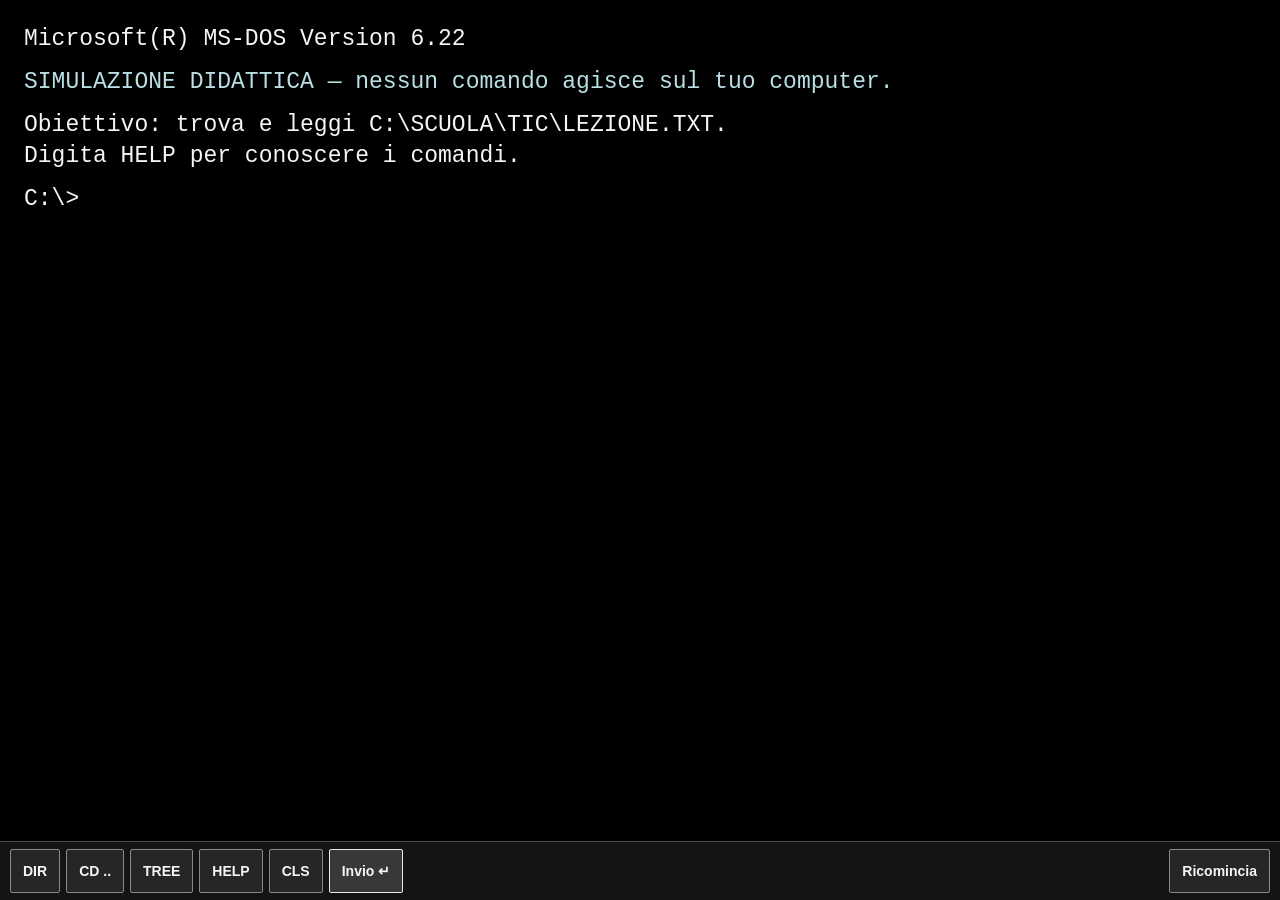
<file: miniapp/ms-dos/index.html>
<!doctype html>
<html lang="it">
<head>
  <meta charset="utf-8">
  <meta name="viewport" content="width=device-width,initial-scale=1,viewport-fit=cover">
  <meta name="referrer" content="no-referrer">
  <meta http-equiv="Content-Security-Policy" content="default-src 'none'; script-src 'self'; style-src 'self'; img-src 'self'; connect-src 'none'; font-src 'none'; object-src 'none'; base-uri 'none'; form-action 'none'">
  <title>MS-DOS 6.22 — Simulatore didattico</title>
  <link rel="stylesheet" href="./styles.css?asset=2bc5387">
  <script src="./engine.js" defer></script>
  <script src="./app.js?asset=2bc5387" defer></script>
</head>
<body>
  <main class="app" aria-label="Terminale MS-DOS simulato">
    <section id="terminal" class="terminal" aria-label="Schermo del terminale">
      <div id="output" role="log" aria-live="off" aria-label="Risposte dei comandi"></div>
      <form id="form" class="command-form" autocomplete="off">
        <label id="prompt" class="prompt" for="command">C:\&gt;</label>
        <input id="command" type="text" aria-label="Digita un comando MS-DOS" spellcheck="false" autocapitalize="off" autocomplete="off" enterkeyhint="go" maxlength="160">
      </form>
    </section>
    <nav class="tools" aria-label="Tasti rapidi della simulazione">
      <button type="button" data-command="DIR">DIR</button>
      <button type="button" data-command="CD ..">CD ..</button>
      <button type="button" data-command="TREE">TREE</button>
      <button type="button" data-command="HELP">HELP</button>
      <button type="button" data-command="CLS">CLS</button>
      <button type="submit" form="form" class="execute" aria-label="Esegui il comando digitato">Invio ↵</button>
      <button type="button" class="reset" id="restart">Ricomincia</button>
    </nav>
    <div id="goal" class="sr-only">Trova LEZIONE.TXT</div>
    <div id="announcement" class="sr-only" aria-live="polite" aria-atomic="true"></div>
  </main>
</body>
</html>
</file>
<file: home.css>
:root{color-scheme:light;font-family:system-ui,-apple-system,"Segoe UI",sans-serif;background:#f8f6ef;color:#172440;--blue:#244bc7;--ink:#172440;--muted:#4e5a6d;--line:#d9dce1;--paper:#fffefa}
*{box-sizing:border-box}html{scroll-behavior:smooth}body{margin:0}a{color:inherit}button,input{font:inherit}button,a,input,summary{touch-action:manipulation}a:focus-visible,button:focus-visible,input:focus-visible,summary:focus-visible{outline:3px solid var(--blue);outline-offset:4px} [hidden]{display:none!important}
.shell{max-width:1120px;width:calc(100% - 3rem);margin-inline:auto}.skip{position:absolute;top:-5rem;left:1rem;background:white;padding:1rem;z-index:5}.skip:focus{top:1rem}
.site-header{border-bottom:1px solid var(--line)}.masthead{display:flex;align-items:center;justify-content:space-between;gap:1rem;min-height:72px}.brand{display:flex;align-items:center;gap:.6rem;font-size:1.35rem;font-weight:800;letter-spacing:-.055em;text-decoration:none}.brand-mark{display:grid;place-items:center;width:32px;height:32px;border-radius:9px;background:var(--blue);color:#fff;font-size:1.05rem;letter-spacing:0}.brand-dot{color:var(--blue)}.author{font-size:.83rem;color:var(--muted);text-align:right}
.featured{display:grid;grid-template-columns:155px minmax(0,1fr) auto;align-items:center;gap:1.3rem;background:var(--paper);border:1px solid var(--line);border-radius:18px;padding:1.15rem}.terminal{display:flex;flex-direction:column;justify-content:space-between;min-height:105px;background:#17243c;color:#b8e9bf;border-radius:10px;padding:.8rem;font-family:ui-monospace,monospace;font-size:1.1rem}.terminal-top{font-size:.65rem;color:#9ba9bc;letter-spacing:.15em}.terminal small{font-size:.67rem;color:#c9d2df}.cursor{color:#b8e9bf}.feature-copy h2{margin:0;font-size:1.5rem;letter-spacing:-.04em}.feature-copy p:last-child{margin:.35rem 0 0;color:var(--muted);line-height:1.45;font-size:.92rem}.feature-copy .eyebrow{margin-bottom:.3rem}.feature-link{color:var(--blue);font-weight:750;text-decoration:none;padding:.7rem 0}.feature-link:hover{text-decoration:underline}
.path{padding:1.55rem 0 1.7rem;scroll-margin-top:1rem}.path-heading{display:flex;justify-content:space-between;align-items:end;gap:1.5rem;flex-wrap:wrap}.path-heading h1{font-size:clamp(1.45rem,2.5vw,2rem);letter-spacing:-.045em;line-height:1.15;margin:0}.search-wrap{width:min(100%,325px)}.search-wrap label{display:block;font-size:.76rem;font-weight:700;color:var(--muted);margin-bottom:.3rem}.search-wrap input{width:100%;min-height:44px;padding:.7rem .9rem;border:1px solid #a8afbc;border-radius:9px;background:white;color:var(--ink)}.catalog-status{color:var(--muted);font-size:.88rem;margin:1rem 0}.units{display:grid;grid-template-columns:repeat(4,minmax(0,1fr));gap:.75rem}.unit{position:relative;display:flex;flex-direction:column;align-items:flex-start;justify-content:space-between;text-align:left;min-width:0;min-height:148px;padding:1rem;background:var(--paper);border:1px solid var(--line);border-radius:13px;color:var(--ink);cursor:pointer;gap:.65rem}.unit:hover{border-color:var(--blue);background:#f0f3fb}.unit[aria-expanded="true"]{border-color:var(--blue);box-shadow:inset 0 0 0 1px var(--blue);background:#eef2ff}.unit-top{display:flex;align-items:center;justify-content:space-between;width:100%;gap:.5rem}.unit-number{display:grid;place-items:center;background:#e9eefb;color:#2145b3;width:2.5rem;height:2.5rem;border-radius:9px;font-size:1rem;font-weight:800;font-variant-numeric:tabular-nums}.unit-title{font-weight:760;letter-spacing:-.025em;font-size:1.08rem;line-height:1.2;overflow-wrap:anywhere}.unit-count{color:var(--muted);font-size:.76rem;display:block;font-weight:500;margin-top:.35rem}.unit-chevron{font-size:1.1rem;color:var(--blue)}.unit[aria-expanded="true"] .unit-chevron{transform:rotate(90deg)}.material-list{display:grid;grid-template-columns:repeat(auto-fit,minmax(min(100%,220px),1fr));gap:.7rem}.material-card{display:flex;flex-direction:column;gap:.5rem;padding:1rem;border:1px solid #e0e4eb;background:#f8f9fc;border-radius:10px;text-decoration:none;min-width:0}.material-card:hover{border-color:var(--blue);background:#edf1fd}.material-type{color:var(--blue);font-size:.68rem;font-weight:800;text-transform:uppercase;letter-spacing:.08em}.material-title{font-weight:750;line-height:1.35;overflow-wrap:anywhere}.material-desc{color:var(--muted);font-size:.82rem;line-height:1.4;overflow-wrap:anywhere}.material-action{color:var(--blue);font-size:.79rem;font-weight:750;margin-top:auto}.empty{color:var(--muted);font-size:.9rem;margin:0}#retry{padding:.5rem .8rem;background:white;border:1px solid var(--blue);color:var(--blue);border-radius:8px;cursor:pointer;margin-bottom:1rem}.footer{display:flex;justify-content:space-between;gap:1rem;flex-wrap:wrap;border-top:1px solid var(--line);padding-block:1.4rem;color:var(--muted);font-size:.8rem}
@media(prefers-reduced-motion:reduce){html{scroll-behavior:auto}}

.eyebrow{color:var(--blue);font-size:.72rem;font-weight:800;letter-spacing:.11em;text-transform:uppercase;margin:0 0 .45rem}.intro{font-size:.9rem;color:var(--muted);line-height:1.5;margin:.4rem 0 0}.masthead{min-height:58px}.unit-content{margin-top:.9rem;padding:1rem;border:1px solid var(--line);background:var(--paper);border-radius:13px}.unit-section+ .unit-section{margin-top:1.2rem}.unit-section h2{font-size:1.05rem;letter-spacing:-.02em;margin:0 0 .7rem}.unit-section h2:focus{outline:none}.featured{margin:0 0 1.7rem;grid-template-columns:112px minmax(0,1fr) auto;padding:.85rem;gap:1rem}.terminal{min-height:77px;font-size:.86rem;padding:.55rem}.feature-copy h2{font-size:1.15rem}.feature-copy p:last-child{font-size:.83rem}.feature-link{font-size:.85rem}
@media(max-width:850px){.units{grid-template-columns:repeat(3,minmax(0,1fr))}}@media(max-width:620px){.shell{width:calc(100% - 1.5rem)}.masthead{min-height:52px}.path{padding:1rem 0 1.25rem}.path-heading{gap:.8rem}.search-wrap{width:100%}.units{grid-template-columns:repeat(2,minmax(0,1fr));gap:.5rem}.unit{min-height:125px;padding:.7rem;gap:.45rem}.unit-title{font-size:.94rem}.unit-number{width:2rem;height:2rem;font-size:.85rem}.unit-count{font-size:.7rem}.featured{grid-template-columns:78px minmax(0,1fr);gap:.65rem}.feature-link{grid-column:2;padding:.2rem 0}.terminal{min-height:70px;font-size:.75rem}.footer{display:grid;gap:.3rem}}
</file>
<file: categorie-computer-da-google-slides-20261101/slides.css>
/* Reader minimale: l'impaginazione originale 960x540 resta intatta. */
*{box-sizing:border-box}
:root{font-family:Arial,Helvetica,sans-serif;color-scheme:dark}
html,body{margin:0;width:100%;height:100%;overflow:hidden}
body{background:#141b26;color:#f4f6f9;font-family:Arial,Helvetica,sans-serif}
button,summary{font:inherit;cursor:pointer}
button{touch-action:manipulation}
button:focus-visible,a:focus-visible,summary:focus-visible{outline:3px solid #6be0e6;outline-offset:3px}
header{position:fixed;top:0;left:0;right:0;z-index:5;display:flex;align-items:center;gap:16px;min-height:62px;padding:12px 26px;background:linear-gradient(180deg,rgba(9,14,22,.86),rgba(9,14,22,0));transition:opacity .24s ease}
header h1{font-size:14px;font-weight:500;letter-spacing:.01em;color:#e3e7ef;overflow:hidden;white-space:nowrap;text-overflow:ellipsis;margin:0}
header label,header #zoom{display:none}
.player-home{color:#a9b8ca;font-size:13px;text-decoration:none;white-space:nowrap}
.player-home:hover{color:white}
main{height:100dvh;width:100%;display:flex;align-items:center;justify-content:center;padding:68px 24px 92px;overflow:hidden}
.slide{flex:none;margin:0;position:relative}
.slide[hidden],.player-dialog[hidden]{display:none!important}
.viewport{position:relative;overflow:hidden;background:#f6f5ef;box-shadow:0 10px 50px rgba(0,0,0,.25)}
.surface{position:relative;overflow:hidden}
.canvas{position:absolute;left:0;top:0;width:960px;height:540px;transform-origin:top left}
.element{position:absolute}
.text{white-space:pre-wrap;line-height:1.1;padding:3px 6px;overflow:visible}
.decoration{pointer-events:none}
.picture{object-fit:fill}
table{border-collapse:collapse;table-layout:fixed}
td{padding:4px 5px;vertical-align:top;border-bottom:1px solid #cce1e2;white-space:pre-wrap}
.slide>.reading{display:none}
.reading-body{font-size:17px;line-height:1.55;overflow-wrap:anywhere;color:#233e46}
.reading-body p{white-space:pre-wrap}
.reading-body img{max-width:100%;max-height:70vh;object-fit:contain}
.reading-body table{width:100%;font-size:15px}
.source{color:#5c6c71}
.player-controls{position:fixed;z-index:6;bottom:19px;left:50%;transform:translateX(-50%);display:flex;align-items:center;gap:3px;padding:5px;background:rgba(26,35,48,.93);border:1px solid rgba(235,245,255,.16);border-radius:15px;box-shadow:0 12px 35px rgba(0,0,0,.25);backdrop-filter:blur(12px);transition:opacity .22s ease,transform .22s ease}
.player-button{border:0;background:transparent;color:#f0f3f8;min-width:45px;height:44px;border-radius:10px;font-size:29px;display:grid;place-items:center;line-height:1}
.player-button-small{font-size:22px}
.player-button:hover:not(:disabled){background:rgba(255,255,255,.12)}
.player-button:disabled{opacity:.25;cursor:default}
.player-position{font-size:13px;color:#e2e6ef;text-align:center;min-width:63px;font-variant-numeric:tabular-nums}
.player-divider{height:23px;width:1px;background:rgba(255,255,255,.19);margin:0 7px}
.player-idle header{opacity:0;pointer-events:none}
.player-idle .player-controls{opacity:0;pointer-events:none;transform:translate(-50%,12px)}
.player-idle:focus-within .player-controls{opacity:1;pointer-events:auto;transform:translateX(-50%)}
.player-idle:focus-within header{opacity:1;pointer-events:auto}
.player-dialog{position:fixed;z-index:20;inset:0;background:rgba(7,12,20,.77);display:grid;place-items:center;padding:16px}
.dialog-panel{width:min(760px,100%);max-height:min(88dvh,850px);display:flex;flex-direction:column;background:#f8fafb;color:#15333b;border:1px solid #dbe3eb;border-radius:18px;box-shadow:0 30px 90px rgba(0,0,0,.4);overflow:hidden}
.dialog-header{display:flex;align-items:center;gap:16px;padding:16px 18px;border-bottom:1px solid #dbe3eb}
.dialog-header h2{font-size:19px;margin:0;flex:1}
.dialog-close{width:44px;height:44px;font-size:30px;line-height:1;color:#15333b;background:transparent;border:0;border-radius:10px}
.dialog-close:hover{background:#eaf0f4}
.dialog-content{padding:20px;overflow-y:auto;overscroll-behavior:contain}
.player-grid{display:grid;grid-template-columns:repeat(auto-fill,minmax(195px,1fr));gap:10px}
.grid-item{text-align:left;min-height:64px;padding:14px;border:1px solid #d6e1e6;border-radius:12px;background:white;color:#15333b;font-size:14px;line-height:1.4}
.grid-item:hover,.grid-item[aria-current="true"]{border-color:#007b8d;background:#e9f6f7}
.grid-item[aria-current="true"]{font-weight:bold}
.dialog-content .reading{display:block;background:white;border:1px solid #dae3e8;border-radius:10px;padding:15px}
.dialog-content .reading summary{font-size:14px;color:#007b8d;font-weight:bold}
@media(max-width:600px){
 header{padding:12px 14px;min-height:50px}
 header h1{font-size:12px}
 main{padding:54px 8px 78px}
 .player-controls{bottom:12px;gap:1px}
 .player-button{min-width:42px;height:44px}
 .player-position{min-width:53px}
 .player-divider{margin:0 3px}
 .dialog-content{padding:14px}
 .player-grid{grid-template-columns:repeat(auto-fill,minmax(135px,1fr))}
}
@media(hover:none){.player-idle header,.player-idle .player-controls{opacity:1;pointer-events:auto}.player-idle .player-controls{transform:translateX(-50%)}}
@media(prefers-reduced-motion:reduce){header,.player-controls{transition:none}}
@media print{
 :root{color-scheme:light}
 html,body{height:auto;overflow:visible;background:white}
 header,.player-controls,.player-dialog{display:none!important}
 main{display:block;height:auto;padding:0;overflow:visible}
 .slide,.slide[hidden]{display:block!important;page-break-after:always;break-after:page;margin:0 auto}
 .slide>.reading{display:none!important}
 .viewport{box-shadow:none}
}

/* Fullscreen LIM: no toolbar; navigation via left/right halves of the stage. */
body.fullscreen-mode header,
body.fullscreen-mode .player-controls{display:none!important}
body.fullscreen-mode main{padding:0}
.fullscreen-exit[hidden]{display:none!important}
.fullscreen-exit{position:fixed;z-index:9;right:12px;top:12px;
  display:flex;align-items:center;justify-content:center;
  width:54px;height:54px;padding:0;border:0;border-radius:12px;
  background:transparent;color:transparent;opacity:0;pointer-events:auto;
  font-size:14px;white-space:nowrap;cursor:pointer;
  touch-action:manipulation;transition:opacity .15s ease,background .15s ease}
.fullscreen-exit.is-visible{width:auto;min-width:180px;padding:0 16px;
  background:rgba(15,23,35,.94);color:white;opacity:1;
  border:1px solid rgba(255,255,255,.25)}
.fullscreen-exit:focus-visible{opacity:1;width:auto;min-width:180px;padding:0 16px;
  color:white;background:#1a2635}
body:has(.miniapp-expanded) .fullscreen-exit{display:none!important}
@media print{.fullscreen-exit{display:none!important}}

/* Miniapp player host: overlay stays in the same DOM position as the slide object. */
[data-accortic-miniapp="v1"]{display:flex;flex-direction:column;overflow:hidden;background:#f6f5ef;color:#15333b;border:2px solid #a3cbd1;border-radius:12px;box-sizing:border-box;isolation:isolate}
.miniapp-bar{display:flex;align-items:center;justify-content:space-between;gap:10px;padding:7px 10px;background:#e6f2f3;border-bottom:1px solid #aecdd4;min-height:51px;box-sizing:border-box}
.miniapp-bar strong{font:700 17px/1.25 Arial,Helvetica,sans-serif;overflow:hidden;text-overflow:ellipsis;white-space:nowrap}
.miniapp-bar button{flex:0 0 auto;min-height:44px;padding:8px 12px;border:1px solid #007b8d;background:#fff;color:#155267;font:700 15px Arial,sans-serif;touch-action:manipulation}
.miniapp-bar button:focus-visible{outline:3px solid #009fb2;outline-offset:2px}
.miniapp-viewport{position:relative;flex:1;min-height:0;overflow:hidden}
.miniapp-viewport iframe{width:100%;height:100%;display:block;border:0;background:white}
body.miniapp-open{overflow:hidden}
body.miniapp-open .canvas{transform:none!important}
body.miniapp-open .viewport,body.miniapp-open .surface{overflow:visible!important}
[data-accortic-miniapp].miniapp-expanded{position:fixed!important;inset:0!important;left:0!important;top:0!important;width:100vw!important;height:100dvh!important;max-width:none!important;max-height:none!important;margin:0!important;border:0!important;border-radius:0!important;z-index:2147483000!important;transform:none!important;isolation:auto}
.miniapp-expanded .miniapp-bar{min-height:70px;padding:9px 16px}
.miniapp-expanded .miniapp-bar strong{font-size:23px}
.miniapp-expanded .miniapp-bar button{min-height:52px;font-size:19px}
@media(max-width:600px){.miniapp-bar{padding:4px 6px;gap:4px}.miniapp-bar strong{font-size:13px}.miniapp-bar button{font-size:13px;padding:5px 8px}.miniapp-expanded .miniapp-bar strong{font-size:17px}.miniapp-expanded .miniapp-bar button{font-size:16px}}
@media(prefers-reduced-motion:reduce){.miniapp-expanded,.miniapp-viewport{scroll-behavior:auto!important;transition:none!important}}


/* Embed a single slide without redundant player chrome in exercise previews. */
body.single header,body.single .player-controls{display:none!important}
body.single main{padding:0}
</file>
<file: interno-pc/slides.css>
/* Reader minimale: l'impaginazione originale 960x540 resta intatta. */
*{box-sizing:border-box}
:root{font-family:Arial,Helvetica,sans-serif;color-scheme:dark}
html,body{margin:0;width:100%;height:100%;overflow:hidden}
body{background:#141b26;color:#f4f6f9;font-family:Arial,Helvetica,sans-serif}
button,summary{font:inherit;cursor:pointer}
button{touch-action:manipulation}
button:focus-visible,a:focus-visible,summary:focus-visible{outline:3px solid #6be0e6;outline-offset:3px}
header{position:fixed;top:0;left:0;right:0;z-index:5;display:flex;align-items:center;gap:16px;min-height:62px;padding:12px 26px;background:linear-gradient(180deg,rgba(9,14,22,.86),rgba(9,14,22,0));transition:opacity .24s ease}
header h1{font-size:14px;font-weight:500;letter-spacing:.01em;color:#e3e7ef;overflow:hidden;white-space:nowrap;text-overflow:ellipsis;margin:0}
header label,header #zoom{display:none}
.player-home{color:#a9b8ca;font-size:13px;text-decoration:none;white-space:nowrap}
.player-home:hover{color:white}
main{height:100dvh;width:100%;display:flex;align-items:center;justify-content:center;padding:68px 24px 92px;overflow:hidden}
.slide{flex:none;margin:0;position:relative}
.slide[hidden],.player-dialog[hidden]{display:none!important}
.viewport{position:relative;overflow:hidden;background:#f6f5ef;box-shadow:0 10px 50px rgba(0,0,0,.25)}
.surface{position:relative;overflow:hidden}
.canvas{position:absolute;left:0;top:0;width:960px;height:540px;transform-origin:top left}
.element{position:absolute}
.text{white-space:pre-wrap;line-height:1.1;padding:3px 6px;overflow:visible}
.decoration{pointer-events:none}
.picture{object-fit:fill}
table{border-collapse:collapse;table-layout:fixed}
td{padding:4px 5px;vertical-align:top;border-bottom:1px solid #cce1e2;white-space:pre-wrap}
.slide>.reading{display:none}
.reading-body{font-size:17px;line-height:1.55;overflow-wrap:anywhere;color:#233e46}
.reading-body p{white-space:pre-wrap}
.reading-body img{max-width:100%;max-height:70vh;object-fit:contain}
.reading-body table{width:100%;font-size:15px}
.source{color:#5c6c71}
.player-controls{position:fixed;z-index:6;bottom:19px;left:50%;transform:translateX(-50%);display:flex;align-items:center;gap:3px;padding:5px;background:rgba(26,35,48,.93);border:1px solid rgba(235,245,255,.16);border-radius:15px;box-shadow:0 12px 35px rgba(0,0,0,.25);backdrop-filter:blur(12px);transition:opacity .22s ease,transform .22s ease}
.player-button{border:0;background:transparent;color:#f0f3f8;min-width:45px;height:44px;border-radius:10px;font-size:29px;display:grid;place-items:center;line-height:1}
.player-button-small{font-size:22px}
.player-button:hover:not(:disabled){background:rgba(255,255,255,.12)}
.player-button:disabled{opacity:.25;cursor:default}
.player-position{font-size:13px;color:#e2e6ef;text-align:center;min-width:63px;font-variant-numeric:tabular-nums}
.player-divider{height:23px;width:1px;background:rgba(255,255,255,.19);margin:0 7px}
.player-idle header{opacity:0;pointer-events:none}
.player-idle .player-controls{opacity:0;pointer-events:none;transform:translate(-50%,12px)}
.player-idle:focus-within .player-controls{opacity:1;pointer-events:auto;transform:translateX(-50%)}
.player-idle:focus-within header{opacity:1;pointer-events:auto}
.player-dialog{position:fixed;z-index:20;inset:0;background:rgba(7,12,20,.77);display:grid;place-items:center;padding:16px}
.dialog-panel{width:min(760px,100%);max-height:min(88dvh,850px);display:flex;flex-direction:column;background:#f8fafb;color:#15333b;border:1px solid #dbe3eb;border-radius:18px;box-shadow:0 30px 90px rgba(0,0,0,.4);overflow:hidden}
.dialog-header{display:flex;align-items:center;gap:16px;padding:16px 18px;border-bottom:1px solid #dbe3eb}
.dialog-header h2{font-size:19px;margin:0;flex:1}
.dialog-close{width:44px;height:44px;font-size:30px;line-height:1;color:#15333b;background:transparent;border:0;border-radius:10px}
.dialog-close:hover{background:#eaf0f4}
.dialog-content{padding:20px;overflow-y:auto;overscroll-behavior:contain}
.player-grid{display:grid;grid-template-columns:repeat(auto-fill,minmax(195px,1fr));gap:10px}
.grid-item{text-align:left;min-height:64px;padding:14px;border:1px solid #d6e1e6;border-radius:12px;background:white;color:#15333b;font-size:14px;line-height:1.4}
.grid-item:hover,.grid-item[aria-current="true"]{border-color:#007b8d;background:#e9f6f7}
.grid-item[aria-current="true"]{font-weight:bold}
.dialog-content .reading{display:block;background:white;border:1px solid #dae3e8;border-radius:10px;padding:15px}
.dialog-content .reading summary{font-size:14px;color:#007b8d;font-weight:bold}
@media(max-width:600px){
 header{padding:12px 14px;min-height:50px}
 header h1{font-size:12px}
 main{padding:54px 8px 78px}
 .player-controls{bottom:12px;gap:1px}
 .player-button{min-width:42px;height:44px}
 .player-position{min-width:53px}
 .player-divider{margin:0 3px}
 .dialog-content{padding:14px}
 .player-grid{grid-template-columns:repeat(auto-fill,minmax(135px,1fr))}
}
@media(hover:none){.player-idle header,.player-idle .player-controls{opacity:1;pointer-events:auto}.player-idle .player-controls{transform:translateX(-50%)}}
@media(prefers-reduced-motion:reduce){header,.player-controls{transition:none}}
@media print{
 :root{color-scheme:light}
 html,body{height:auto;overflow:visible;background:white}
 header,.player-controls,.player-dialog{display:none!important}
 main{display:block;height:auto;padding:0;overflow:visible}
 .slide,.slide[hidden]{display:block!important;page-break-after:always;break-after:page;margin:0 auto}
 .slide>.reading{display:none!important}
 .viewport{box-shadow:none}
}

/* Fullscreen LIM: no toolbar; navigation via left/right halves of the stage. */
body.fullscreen-mode header,
body.fullscreen-mode .player-controls{display:none!important}
body.fullscreen-mode main{padding:0}
.fullscreen-exit[hidden]{display:none!important}
.fullscreen-exit{position:fixed;z-index:9;right:12px;top:12px;
  display:flex;align-items:center;justify-content:center;
  width:54px;height:54px;padding:0;border:0;border-radius:12px;
  background:transparent;color:transparent;opacity:0;pointer-events:auto;
  font-size:14px;white-space:nowrap;cursor:pointer;
  touch-action:manipulation;transition:opacity .15s ease,background .15s ease}
.fullscreen-exit.is-visible{width:auto;min-width:180px;padding:0 16px;
  background:rgba(15,23,35,.94);color:white;opacity:1;
  border:1px solid rgba(255,255,255,.25)}
.fullscreen-exit:focus-visible{opacity:1;width:auto;min-width:180px;padding:0 16px;
  color:white;background:#1a2635}
body:has(.miniapp-expanded) .fullscreen-exit{display:none!important}
@media print{.fullscreen-exit{display:none!important}}

/* Miniapp player host: overlay stays in the same DOM position as the slide object. */
[data-accortic-miniapp="v1"]{display:flex;flex-direction:column;overflow:hidden;background:#f6f5ef;color:#15333b;border:2px solid #a3cbd1;border-radius:12px;box-sizing:border-box;isolation:isolate}
.miniapp-bar{display:flex;align-items:center;justify-content:space-between;gap:10px;padding:7px 10px;background:#e6f2f3;border-bottom:1px solid #aecdd4;min-height:51px;box-sizing:border-box}
.miniapp-bar strong{font:700 17px/1.25 Arial,Helvetica,sans-serif;overflow:hidden;text-overflow:ellipsis;white-space:nowrap}
.miniapp-bar button{flex:0 0 auto;min-height:44px;padding:8px 12px;border:1px solid #007b8d;background:#fff;color:#155267;font:700 15px Arial,sans-serif;touch-action:manipulation}
.miniapp-bar button:focus-visible{outline:3px solid #009fb2;outline-offset:2px}
.miniapp-viewport{position:relative;flex:1;min-height:0;overflow:hidden}
.miniapp-viewport iframe{width:100%;height:100%;display:block;border:0;background:white}
body.miniapp-open{overflow:hidden}
body.miniapp-open .canvas{transform:none!important}
body.miniapp-open .viewport,body.miniapp-open .surface{overflow:visible!important}
[data-accortic-miniapp].miniapp-expanded{position:fixed!important;inset:0!important;left:0!important;top:0!important;width:100vw!important;height:100dvh!important;max-width:none!important;max-height:none!important;margin:0!important;border:0!important;border-radius:0!important;z-index:2147483000!important;transform:none!important;isolation:auto}
.miniapp-expanded .miniapp-bar{min-height:70px;padding:9px 16px}
.miniapp-expanded .miniapp-bar strong{font-size:23px}
.miniapp-expanded .miniapp-bar button{min-height:52px;font-size:19px}
@media(max-width:600px){.miniapp-bar{padding:4px 6px;gap:4px}.miniapp-bar strong{font-size:13px}.miniapp-bar button{font-size:13px;padding:5px 8px}.miniapp-expanded .miniapp-bar strong{font-size:17px}.miniapp-expanded .miniapp-bar button{font-size:16px}}
@media(prefers-reduced-motion:reduce){.miniapp-expanded,.miniapp-viewport{scroll-behavior:auto!important;transition:none!important}}


/* Embed a single slide without redundant player chrome in exercise previews. */
body.single header,body.single .player-controls{display:none!important}
body.single main{padding:0}
</file>
<file: periferiche-memorie-massa-google-slides-20261101/slides.css>
/* Reader minimale: l'impaginazione originale 960x540 resta intatta. */
*{box-sizing:border-box}
:root{font-family:Arial,Helvetica,sans-serif;color-scheme:dark}
html,body{margin:0;width:100%;height:100%;overflow:hidden}
body{background:#141b26;color:#f4f6f9;font-family:Arial,Helvetica,sans-serif}
button,summary{font:inherit;cursor:pointer}
button{touch-action:manipulation}
button:focus-visible,a:focus-visible,summary:focus-visible{outline:3px solid #6be0e6;outline-offset:3px}
header{position:fixed;top:0;left:0;right:0;z-index:5;display:flex;align-items:center;gap:16px;min-height:62px;padding:12px 26px;background:linear-gradient(180deg,rgba(9,14,22,.86),rgba(9,14,22,0));transition:opacity .24s ease}
header h1{font-size:14px;font-weight:500;letter-spacing:.01em;color:#e3e7ef;overflow:hidden;white-space:nowrap;text-overflow:ellipsis;margin:0}
header label,header #zoom{display:none}
.player-home{color:#a9b8ca;font-size:13px;text-decoration:none;white-space:nowrap}
.player-home:hover{color:white}
main{height:100dvh;width:100%;display:flex;align-items:center;justify-content:center;padding:68px 24px 92px;overflow:hidden}
.slide{flex:none;margin:0;position:relative}
.slide[hidden],.player-dialog[hidden]{display:none!important}
.viewport{position:relative;overflow:hidden;background:#f6f5ef;box-shadow:0 10px 50px rgba(0,0,0,.25)}
.surface{position:relative;overflow:hidden}
.canvas{position:absolute;left:0;top:0;width:960px;height:540px;transform-origin:top left}
.element{position:absolute}
.text{white-space:pre-wrap;line-height:1.1;padding:3px 6px;overflow:visible}
.decoration{pointer-events:none}
.picture{object-fit:fill}
table{border-collapse:collapse;table-layout:fixed}
td{padding:4px 5px;vertical-align:top;border-bottom:1px solid #cce1e2;white-space:pre-wrap}
.slide>.reading{display:none}
.reading-body{font-size:17px;line-height:1.55;overflow-wrap:anywhere;color:#233e46}
.reading-body p{white-space:pre-wrap}
.reading-body img{max-width:100%;max-height:70vh;object-fit:contain}
.reading-body table{width:100%;font-size:15px}
.source{color:#5c6c71}
.player-controls{position:fixed;z-index:6;bottom:19px;left:50%;transform:translateX(-50%);display:flex;align-items:center;gap:3px;padding:5px;background:rgba(26,35,48,.93);border:1px solid rgba(235,245,255,.16);border-radius:15px;box-shadow:0 12px 35px rgba(0,0,0,.25);backdrop-filter:blur(12px);transition:opacity .22s ease,transform .22s ease}
.player-button{border:0;background:transparent;color:#f0f3f8;min-width:45px;height:44px;border-radius:10px;font-size:29px;display:grid;place-items:center;line-height:1}
.player-button-small{font-size:22px}
.player-button:hover:not(:disabled){background:rgba(255,255,255,.12)}
.player-button:disabled{opacity:.25;cursor:default}
.player-position{font-size:13px;color:#e2e6ef;text-align:center;min-width:63px;font-variant-numeric:tabular-nums}
.player-divider{height:23px;width:1px;background:rgba(255,255,255,.19);margin:0 7px}
.player-idle header{opacity:0;pointer-events:none}
.player-idle .player-controls{opacity:0;pointer-events:none;transform:translate(-50%,12px)}
.player-idle:focus-within .player-controls{opacity:1;pointer-events:auto;transform:translateX(-50%)}
.player-idle:focus-within header{opacity:1;pointer-events:auto}
.player-dialog{position:fixed;z-index:20;inset:0;background:rgba(7,12,20,.77);display:grid;place-items:center;padding:16px}
.dialog-panel{width:min(760px,100%);max-height:min(88dvh,850px);display:flex;flex-direction:column;background:#f8fafb;color:#15333b;border:1px solid #dbe3eb;border-radius:18px;box-shadow:0 30px 90px rgba(0,0,0,.4);overflow:hidden}
.dialog-header{display:flex;align-items:center;gap:16px;padding:16px 18px;border-bottom:1px solid #dbe3eb}
.dialog-header h2{font-size:19px;margin:0;flex:1}
.dialog-close{width:44px;height:44px;font-size:30px;line-height:1;color:#15333b;background:transparent;border:0;border-radius:10px}
.dialog-close:hover{background:#eaf0f4}
.dialog-content{padding:20px;overflow-y:auto;overscroll-behavior:contain}
.player-grid{display:grid;grid-template-columns:repeat(auto-fill,minmax(195px,1fr));gap:10px}
.grid-item{text-align:left;min-height:64px;padding:14px;border:1px solid #d6e1e6;border-radius:12px;background:white;color:#15333b;font-size:14px;line-height:1.4}
.grid-item:hover,.grid-item[aria-current="true"]{border-color:#007b8d;background:#e9f6f7}
.grid-item[aria-current="true"]{font-weight:bold}
.dialog-content .reading{display:block;background:white;border:1px solid #dae3e8;border-radius:10px;padding:15px}
.dialog-content .reading summary{font-size:14px;color:#007b8d;font-weight:bold}
@media(max-width:600px){
 header{padding:12px 14px;min-height:50px}
 header h1{font-size:12px}
 main{padding:54px 8px 78px}
 .player-controls{bottom:12px;gap:1px}
 .player-button{min-width:42px;height:44px}
 .player-position{min-width:53px}
 .player-divider{margin:0 3px}
 .dialog-content{padding:14px}
 .player-grid{grid-template-columns:repeat(auto-fill,minmax(135px,1fr))}
}
@media(hover:none){.player-idle header,.player-idle .player-controls{opacity:1;pointer-events:auto}.player-idle .player-controls{transform:translateX(-50%)}}
@media(prefers-reduced-motion:reduce){header,.player-controls{transition:none}}
@media print{
 :root{color-scheme:light}
 html,body{height:auto;overflow:visible;background:white}
 header,.player-controls,.player-dialog{display:none!important}
 main{display:block;height:auto;padding:0;overflow:visible}
 .slide,.slide[hidden]{display:block!important;page-break-after:always;break-after:page;margin:0 auto}
 .slide>.reading{display:none!important}
 .viewport{box-shadow:none}
}

/* Fullscreen LIM: no toolbar; navigation via left/right halves of the stage. */
body.fullscreen-mode header,
body.fullscreen-mode .player-controls{display:none!important}
body.fullscreen-mode main{padding:0}
.fullscreen-exit[hidden]{display:none!important}
.fullscreen-exit{position:fixed;z-index:9;right:12px;top:12px;
  display:flex;align-items:center;justify-content:center;
  width:54px;height:54px;padding:0;border:0;border-radius:12px;
  background:transparent;color:transparent;opacity:0;pointer-events:auto;
  font-size:14px;white-space:nowrap;cursor:pointer;
  touch-action:manipulation;transition:opacity .15s ease,background .15s ease}
.fullscreen-exit.is-visible{width:auto;min-width:180px;padding:0 16px;
  background:rgba(15,23,35,.94);color:white;opacity:1;
  border:1px solid rgba(255,255,255,.25)}
.fullscreen-exit:focus-visible{opacity:1;width:auto;min-width:180px;padding:0 16px;
  color:white;background:#1a2635}
body:has(.miniapp-expanded) .fullscreen-exit{display:none!important}
@media print{.fullscreen-exit{display:none!important}}

/* Miniapp player host: overlay stays in the same DOM position as the slide object. */
[data-accortic-miniapp="v1"]{display:flex;flex-direction:column;overflow:hidden;background:#f6f5ef;color:#15333b;border:2px solid #a3cbd1;border-radius:12px;box-sizing:border-box;isolation:isolate}
.miniapp-bar{display:flex;align-items:center;justify-content:space-between;gap:10px;padding:7px 10px;background:#e6f2f3;border-bottom:1px solid #aecdd4;min-height:51px;box-sizing:border-box}
.miniapp-bar strong{font:700 17px/1.25 Arial,Helvetica,sans-serif;overflow:hidden;text-overflow:ellipsis;white-space:nowrap}
.miniapp-bar button{flex:0 0 auto;min-height:44px;padding:8px 12px;border:1px solid #007b8d;background:#fff;color:#155267;font:700 15px Arial,sans-serif;touch-action:manipulation}
.miniapp-bar button:focus-visible{outline:3px solid #009fb2;outline-offset:2px}
.miniapp-viewport{position:relative;flex:1;min-height:0;overflow:hidden}
.miniapp-viewport iframe{width:100%;height:100%;display:block;border:0;background:white}
body.miniapp-open{overflow:hidden}
body.miniapp-open .canvas{transform:none!important}
body.miniapp-open .viewport,body.miniapp-open .surface{overflow:visible!important}
[data-accortic-miniapp].miniapp-expanded{position:fixed!important;inset:0!important;left:0!important;top:0!important;width:100vw!important;height:100dvh!important;max-width:none!important;max-height:none!important;margin:0!important;border:0!important;border-radius:0!important;z-index:2147483000!important;transform:none!important;isolation:auto}
.miniapp-expanded .miniapp-bar{min-height:70px;padding:9px 16px}
.miniapp-expanded .miniapp-bar strong{font-size:23px}
.miniapp-expanded .miniapp-bar button{min-height:52px;font-size:19px}
@media(max-width:600px){.miniapp-bar{padding:4px 6px;gap:4px}.miniapp-bar strong{font-size:13px}.miniapp-bar button{font-size:13px;padding:5px 8px}.miniapp-expanded .miniapp-bar strong{font-size:17px}.miniapp-expanded .miniapp-bar button{font-size:16px}}
@media(prefers-reduced-motion:reduce){.miniapp-expanded,.miniapp-viewport{scroll-behavior:auto!important;transition:none!important}}


/* Embed a single slide without redundant player chrome in exercise previews. */
body.single header,body.single .player-controls{display:none!important}
body.single main{padding:0}
</file>
<file: tic-uda2-sistemi-operativi-2026/slides.css>
/* Reader minimale: l'impaginazione originale 960x540 resta intatta. */
*{box-sizing:border-box}
:root{font-family:Arial,Helvetica,sans-serif;color-scheme:dark}
html,body{margin:0;width:100%;height:100%;overflow:hidden}
body{background:#141b26;color:#f4f6f9;font-family:Arial,Helvetica,sans-serif}
button,summary{font:inherit;cursor:pointer}
button{touch-action:manipulation}
button:focus-visible,a:focus-visible,summary:focus-visible{outline:3px solid #6be0e6;outline-offset:3px}
header{position:fixed;top:0;left:0;right:0;z-index:5;display:flex;align-items:center;gap:16px;min-height:62px;padding:12px 26px;background:linear-gradient(180deg,rgba(9,14,22,.86),rgba(9,14,22,0));transition:opacity .24s ease}
header h1{font-size:14px;font-weight:500;letter-spacing:.01em;color:#e3e7ef;overflow:hidden;white-space:nowrap;text-overflow:ellipsis;margin:0}
header label,header #zoom{display:none}
.player-home{color:#a9b8ca;font-size:13px;text-decoration:none;white-space:nowrap}
.player-home:hover{color:white}
main{height:100dvh;width:100%;display:flex;align-items:center;justify-content:center;padding:68px 24px 92px;overflow:hidden}
.slide{flex:none;margin:0;position:relative}
.slide[hidden],.player-dialog[hidden]{display:none!important}
.viewport{position:relative;overflow:hidden;background:#f6f5ef;box-shadow:0 10px 50px rgba(0,0,0,.25)}
.surface{position:relative;overflow:hidden}
.canvas{position:absolute;left:0;top:0;width:960px;height:540px;transform-origin:top left}
.element{position:absolute}
.text{white-space:pre-wrap;line-height:1.1;padding:3px 6px;overflow:visible}
.decoration{pointer-events:none}
.picture{object-fit:fill}
table{border-collapse:collapse;table-layout:fixed}
td{padding:4px 5px;vertical-align:top;border-bottom:1px solid #cce1e2;white-space:pre-wrap}
.slide>.reading{display:none}
.reading-body{font-size:17px;line-height:1.55;overflow-wrap:anywhere;color:#233e46}
.reading-body p{white-space:pre-wrap}
.reading-body img{max-width:100%;max-height:70vh;object-fit:contain}
.reading-body table{width:100%;font-size:15px}
.source{color:#5c6c71}
.player-controls{position:fixed;z-index:6;bottom:19px;left:50%;transform:translateX(-50%);display:flex;align-items:center;gap:3px;padding:5px;background:rgba(26,35,48,.93);border:1px solid rgba(235,245,255,.16);border-radius:15px;box-shadow:0 12px 35px rgba(0,0,0,.25);backdrop-filter:blur(12px);transition:opacity .22s ease,transform .22s ease}
.player-button{border:0;background:transparent;color:#f0f3f8;min-width:45px;height:44px;border-radius:10px;font-size:29px;display:grid;place-items:center;line-height:1}
.player-button-small{font-size:22px}
.player-button:hover:not(:disabled){background:rgba(255,255,255,.12)}
.player-button:disabled{opacity:.25;cursor:default}
.player-position{font-size:13px;color:#e2e6ef;text-align:center;min-width:63px;font-variant-numeric:tabular-nums}
.player-divider{height:23px;width:1px;background:rgba(255,255,255,.19);margin:0 7px}
.player-idle header{opacity:0;pointer-events:none}
.player-idle .player-controls{opacity:0;pointer-events:none;transform:translate(-50%,12px)}
.player-idle:focus-within .player-controls{opacity:1;pointer-events:auto;transform:translateX(-50%)}
.player-idle:focus-within header{opacity:1;pointer-events:auto}
.player-dialog{position:fixed;z-index:20;inset:0;background:rgba(7,12,20,.77);display:grid;place-items:center;padding:16px}
.dialog-panel{width:min(760px,100%);max-height:min(88dvh,850px);display:flex;flex-direction:column;background:#f8fafb;color:#15333b;border:1px solid #dbe3eb;border-radius:18px;box-shadow:0 30px 90px rgba(0,0,0,.4);overflow:hidden}
.dialog-header{display:flex;align-items:center;gap:16px;padding:16px 18px;border-bottom:1px solid #dbe3eb}
.dialog-header h2{font-size:19px;margin:0;flex:1}
.dialog-close{width:44px;height:44px;font-size:30px;line-height:1;color:#15333b;background:transparent;border:0;border-radius:10px}
.dialog-close:hover{background:#eaf0f4}
.dialog-content{padding:20px;overflow-y:auto;overscroll-behavior:contain}
.player-grid{display:grid;grid-template-columns:repeat(auto-fill,minmax(195px,1fr));gap:10px}
.grid-item{text-align:left;min-height:64px;padding:14px;border:1px solid #d6e1e6;border-radius:12px;background:white;color:#15333b;font-size:14px;line-height:1.4}
.grid-item:hover,.grid-item[aria-current="true"]{border-color:#007b8d;background:#e9f6f7}
.grid-item[aria-current="true"]{font-weight:bold}
.dialog-content .reading{display:block;background:white;border:1px solid #dae3e8;border-radius:10px;padding:15px}
.dialog-content .reading summary{font-size:14px;color:#007b8d;font-weight:bold}
@media(max-width:600px){
 header{padding:12px 14px;min-height:50px}
 header h1{font-size:12px}
 main{padding:54px 8px 78px}
 .player-controls{bottom:12px;gap:1px}
 .player-button{min-width:42px;height:44px}
 .player-position{min-width:53px}
 .player-divider{margin:0 3px}
 .dialog-content{padding:14px}
 .player-grid{grid-template-columns:repeat(auto-fill,minmax(135px,1fr))}
}
@media(hover:none){.player-idle header,.player-idle .player-controls{opacity:1;pointer-events:auto}.player-idle .player-controls{transform:translateX(-50%)}}
@media(prefers-reduced-motion:reduce){header,.player-controls{transition:none}}
@media print{
 :root{color-scheme:light}
 html,body{height:auto;overflow:visible;background:white}
 header,.player-controls,.player-dialog{display:none!important}
 main{display:block;height:auto;padding:0;overflow:visible}
 .slide,.slide[hidden]{display:block!important;page-break-after:always;break-after:page;margin:0 auto}
 .slide>.reading{display:none!important}
 .viewport{box-shadow:none}
}

/* Fullscreen LIM: no toolbar; navigation via left/right halves of the stage. */
body.fullscreen-mode header,
body.fullscreen-mode .player-controls{display:none!important}
body.fullscreen-mode main{padding:0}
.fullscreen-exit[hidden]{display:none!important}
.fullscreen-exit{position:fixed;z-index:9;right:12px;top:12px;
  display:flex;align-items:center;justify-content:center;
  width:54px;height:54px;padding:0;border:0;border-radius:12px;
  background:transparent;color:transparent;opacity:0;pointer-events:auto;
  font-size:14px;white-space:nowrap;cursor:pointer;
  touch-action:manipulation;transition:opacity .15s ease,background .15s ease}
.fullscreen-exit.is-visible{width:auto;min-width:180px;padding:0 16px;
  background:rgba(15,23,35,.94);color:white;opacity:1;
  border:1px solid rgba(255,255,255,.25)}
.fullscreen-exit:focus-visible{opacity:1;width:auto;min-width:180px;padding:0 16px;
  color:white;background:#1a2635}
body:has(.miniapp-expanded) .fullscreen-exit{display:none!important}
@media print{.fullscreen-exit{display:none!important}}

/* Miniapp player host: overlay stays in the same DOM position as the slide object. */
[data-accortic-miniapp="v1"]{display:flex;flex-direction:column;overflow:hidden;background:#f6f5ef;color:#15333b;border:2px solid #a3cbd1;border-radius:12px;box-sizing:border-box;isolation:isolate}
.miniapp-bar{display:flex;align-items:center;justify-content:space-between;gap:10px;padding:7px 10px;background:#e6f2f3;border-bottom:1px solid #aecdd4;min-height:51px;box-sizing:border-box}
.miniapp-bar strong{font:700 17px/1.25 Arial,Helvetica,sans-serif;overflow:hidden;text-overflow:ellipsis;white-space:nowrap}
.miniapp-bar button{flex:0 0 auto;min-height:44px;padding:8px 12px;border:1px solid #007b8d;background:#fff;color:#155267;font:700 15px Arial,sans-serif;touch-action:manipulation}
.miniapp-bar button:focus-visible{outline:3px solid #009fb2;outline-offset:2px}
.miniapp-viewport{position:relative;flex:1;min-height:0;overflow:hidden}
.miniapp-viewport iframe{width:100%;height:100%;display:block;border:0;background:white}
body.miniapp-open{overflow:hidden}
body.miniapp-open .canvas{transform:none!important}
body.miniapp-open .viewport,body.miniapp-open .surface{overflow:visible!important}
[data-accortic-miniapp].miniapp-expanded{position:fixed!important;inset:0!important;left:0!important;top:0!important;width:100vw!important;height:100dvh!important;max-width:none!important;max-height:none!important;margin:0!important;border:0!important;border-radius:0!important;z-index:2147483000!important;transform:none!important;isolation:auto}
.miniapp-expanded .miniapp-bar{min-height:70px;padding:9px 16px}
.miniapp-expanded .miniapp-bar strong{font-size:23px}
.miniapp-expanded .miniapp-bar button{min-height:52px;font-size:19px}
@media(max-width:600px){.miniapp-bar{padding:4px 6px;gap:4px}.miniapp-bar strong{font-size:13px}.miniapp-bar button{font-size:13px;padding:5px 8px}.miniapp-expanded .miniapp-bar strong{font-size:17px}.miniapp-expanded .miniapp-bar button{font-size:16px}}
@media(prefers-reduced-motion:reduce){.miniapp-expanded,.miniapp-viewport{scroll-behavior:auto!important;transition:none!important}}


/* Embed a single slide without redundant player chrome in exercise previews. */
body.single header,body.single .player-controls{display:none!important}
body.single main{padding:0}
</file>
<file: miniapp/ms-dos/styles.css>
:root{color-scheme:dark;font-family:Consolas,'Lucida Console','Courier New',monospace;background:#000;color:#f5f5f5}
*{box-sizing:border-box}
html,body{width:100%;height:100%;margin:0;padding:0}
body{overflow:hidden;background:#000}
.app{height:100vh;height:100dvh;min-width:0;min-height:0;display:flex;flex-direction:column;background:#000}
.terminal{flex:1;min-height:0;min-width:0;padding:clamp(10px,2.2vw,24px);overflow-y:auto;overflow-x:hidden;overscroll-behavior:contain;scrollbar-color:#7c7c7c #080808;font-size:clamp(14px,2.15vw,23px);line-height:1.34;font-variant-ligatures:none;cursor:text}
.line{font:inherit;white-space:pre-wrap;overflow-wrap:anywhere;word-break:normal;margin:0 0 .54em;color:inherit}
.line.error{color:#f8c3c3}
.line.notice{color:#b9dfe5}
.line.instruction{color:#f5f5f5}
.line.command-echo{color:#f5f5f5}
.command-form{display:flex;align-items:baseline;gap:0;min-height:1.6em;width:100%;margin:0;flex-wrap:nowrap}
.prompt{flex:none;white-space:pre}
#command{flex:1;min-width:0;width:1ch;margin:0;padding:0;outline:0;border:0!important;border-radius:0;box-shadow:none!important;background:transparent!important;color:#f5f5f5;font:inherit;letter-spacing:inherit;line-height:inherit;caret-color:#fff;appearance:none}
#command:focus,#command:focus-visible{outline:0;border:0;box-shadow:none;background:transparent}
.tools{display:flex;gap:6px;align-items:center;flex-wrap:wrap;justify-content:center;padding:7px 10px;background:#141414;border-top:1px solid #494949;color:#eee}
.tools button{font:700 clamp(12px,1.5vw,14px)/1.2 Arial,Helvetica,sans-serif;min-width:50px;min-height:44px;padding:9px 12px;border:1px solid #888;border-radius:2px;background:#262626;color:#f5f5f5;cursor:pointer;touch-action:manipulation}
.tools button:hover{background:#363636}
.tools button:focus-visible{outline:2px solid white;outline-offset:2px}
.tools .execute{border-color:#e8e8e8;background:#383838}
.tools .reset{margin-left:auto}
.sr-only{position:absolute;width:1px;height:1px;padding:0;margin:-1px;overflow:hidden;clip:rect(0,0,0,0);white-space:nowrap;border:0}
@media(max-width:590px){.terminal{font-size:clamp(13px,3.7vw,19px)}.tools{gap:4px;padding:5px}.tools button{flex:0 0 auto;padding:8px 10px;min-width:44px;min-height:44px}.tools .reset{margin-left:0}}
@media(max-height:430px){.terminal{padding:8px}.tools{padding:4px}.tools button{min-height:38px}}
@media(prefers-reduced-motion:reduce){*{scroll-behavior:auto!important;transition:none!important;animation:none!important}}
</file>
